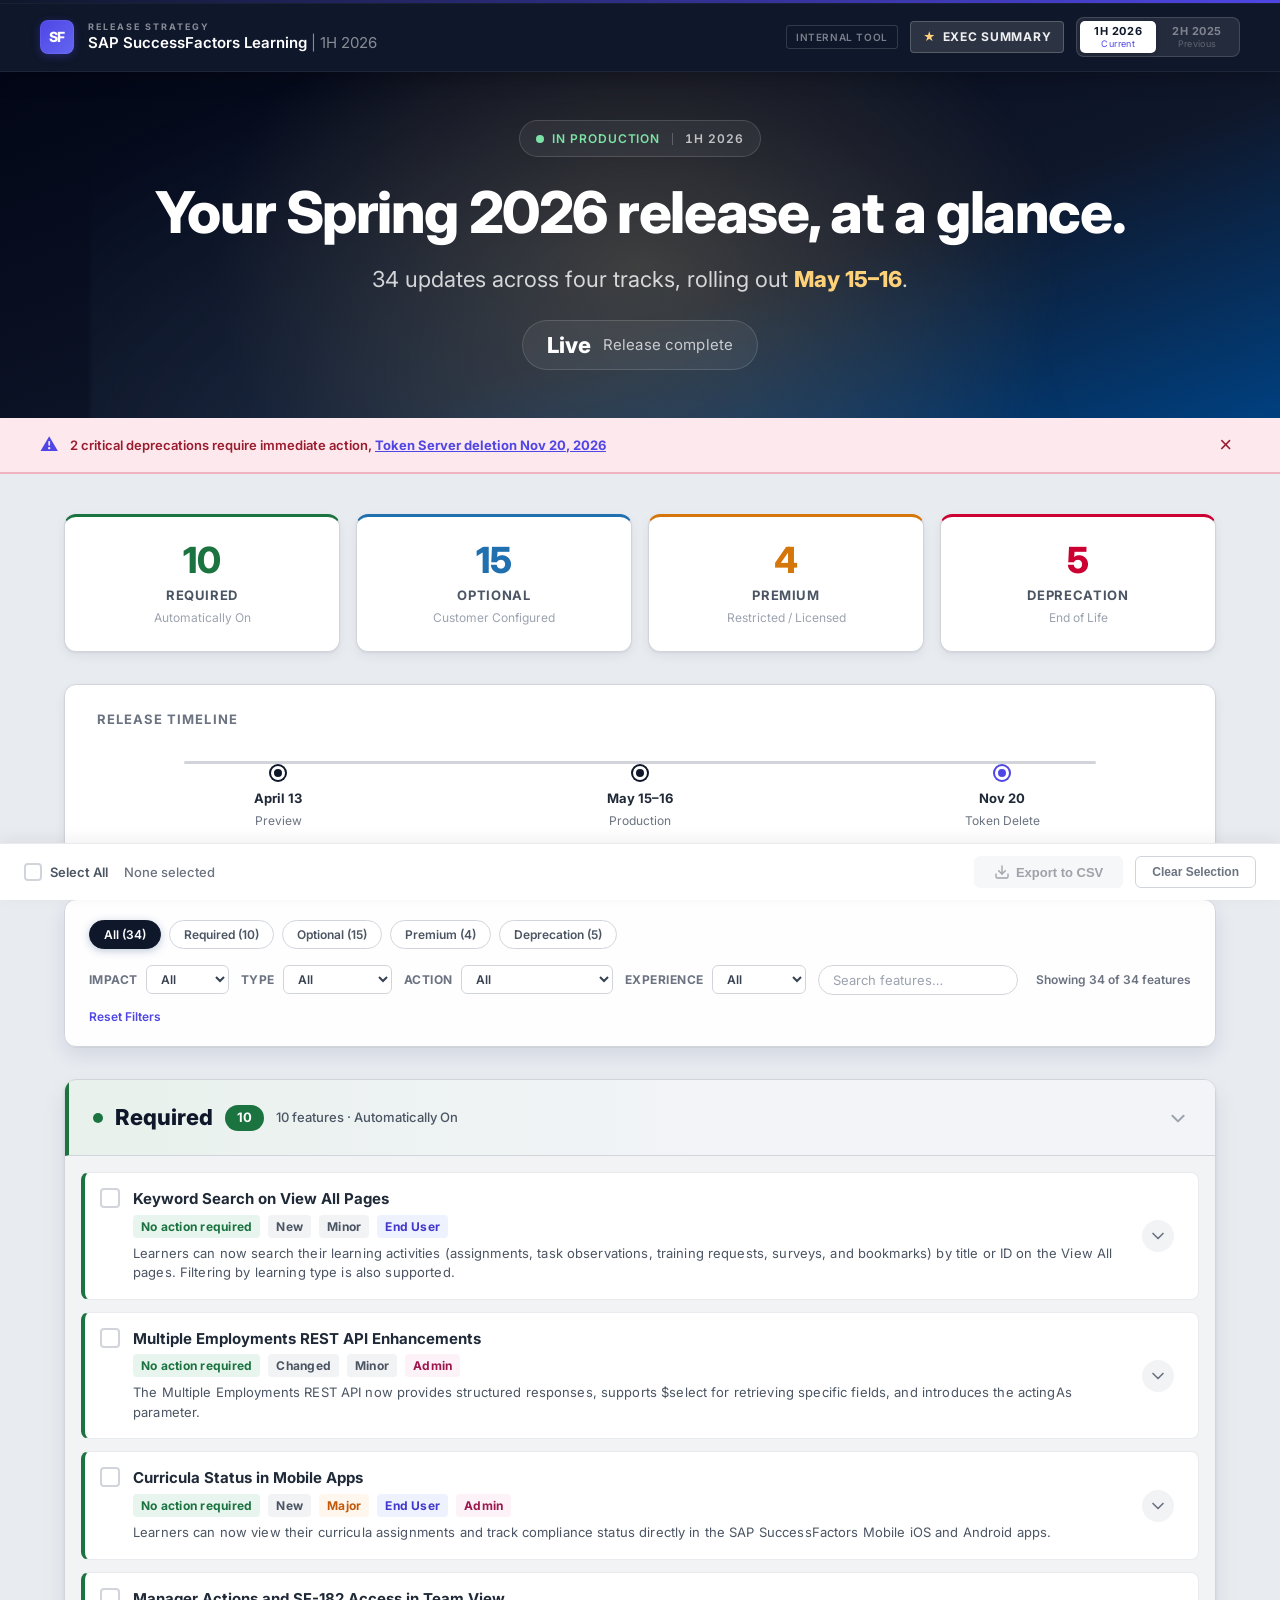
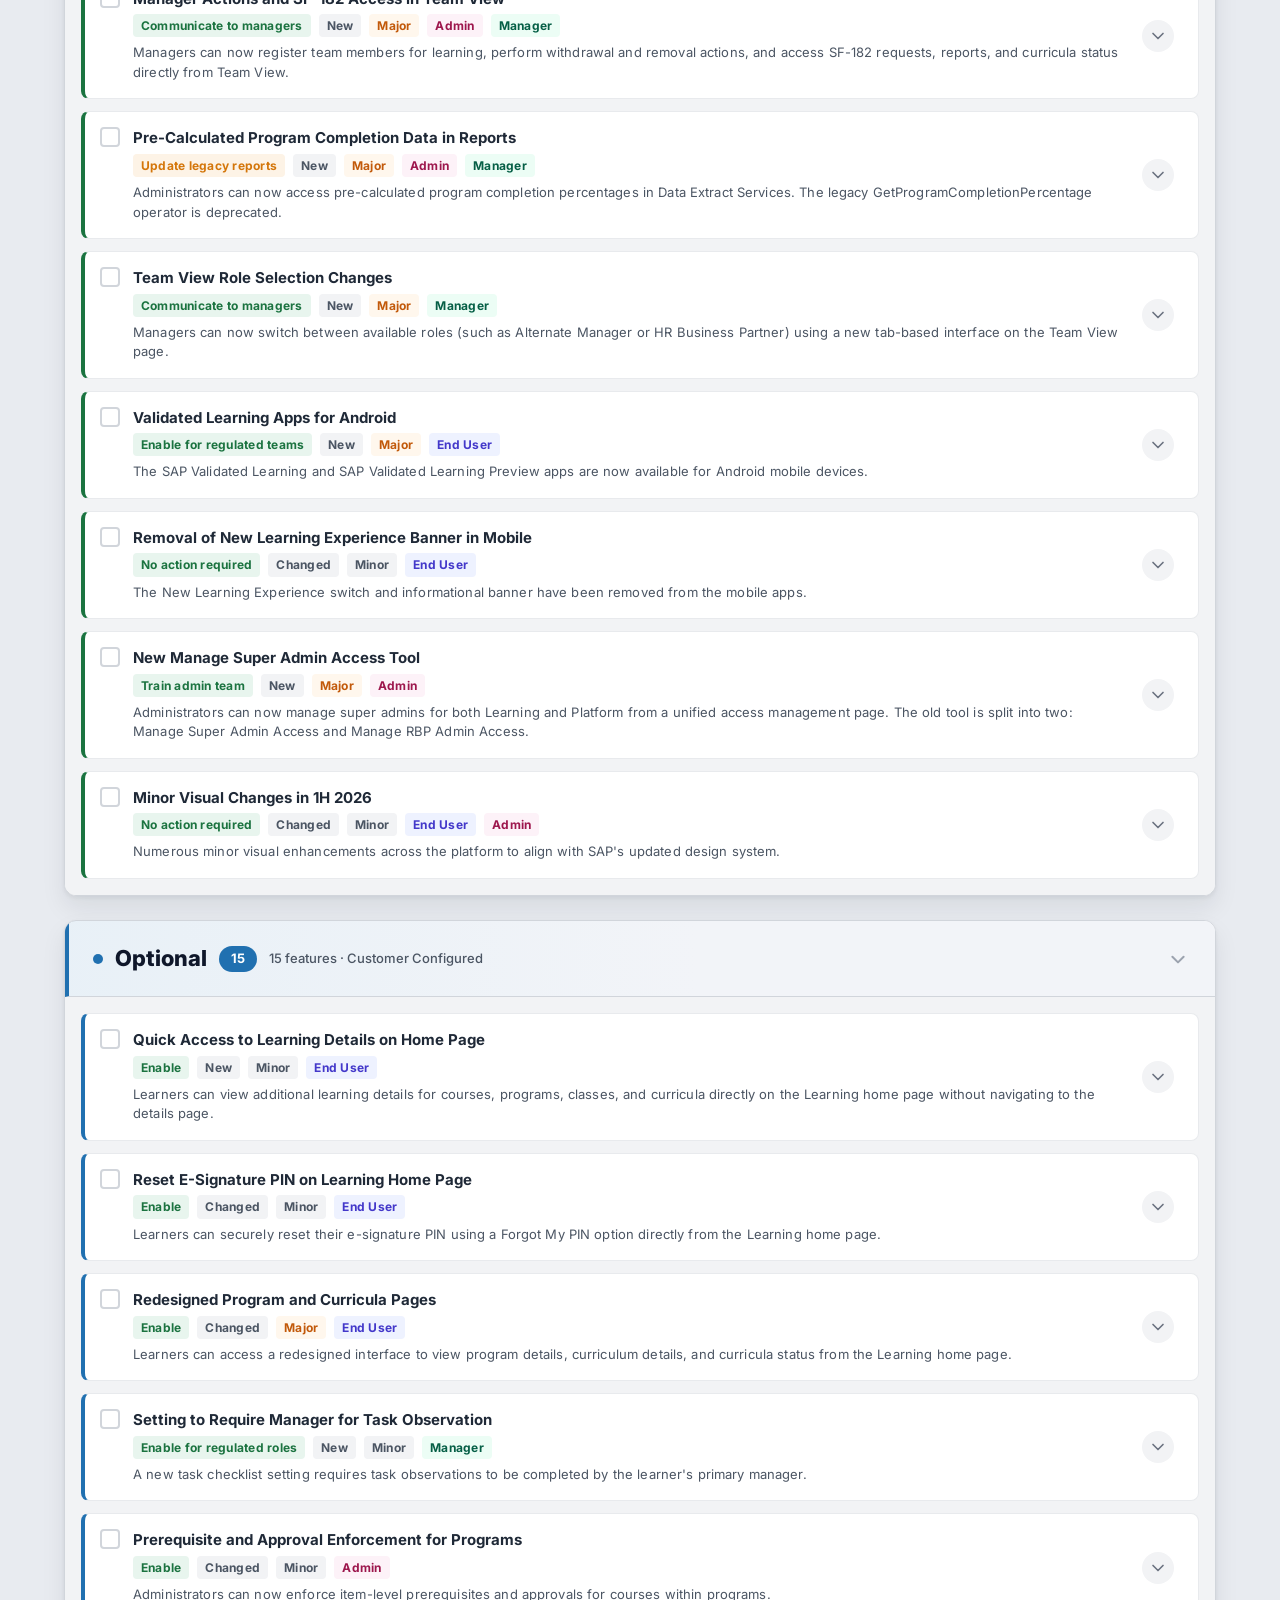
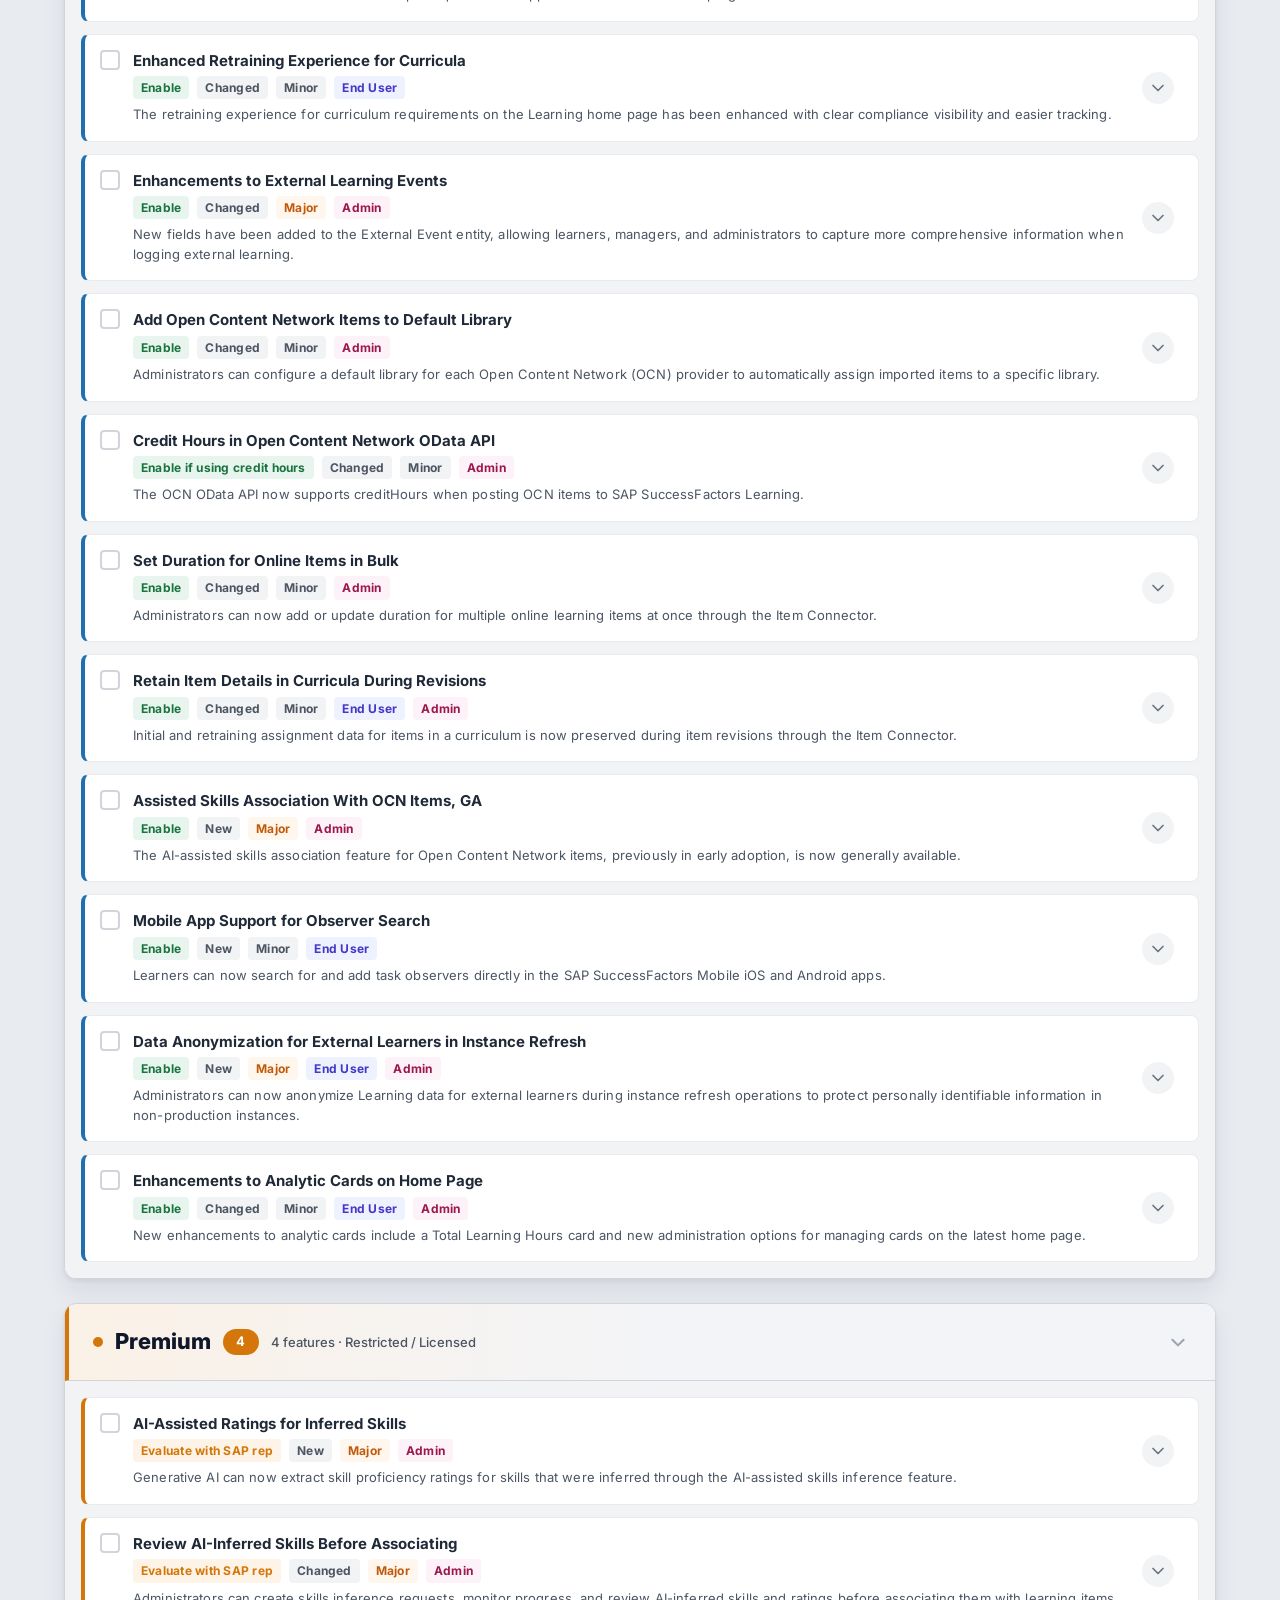
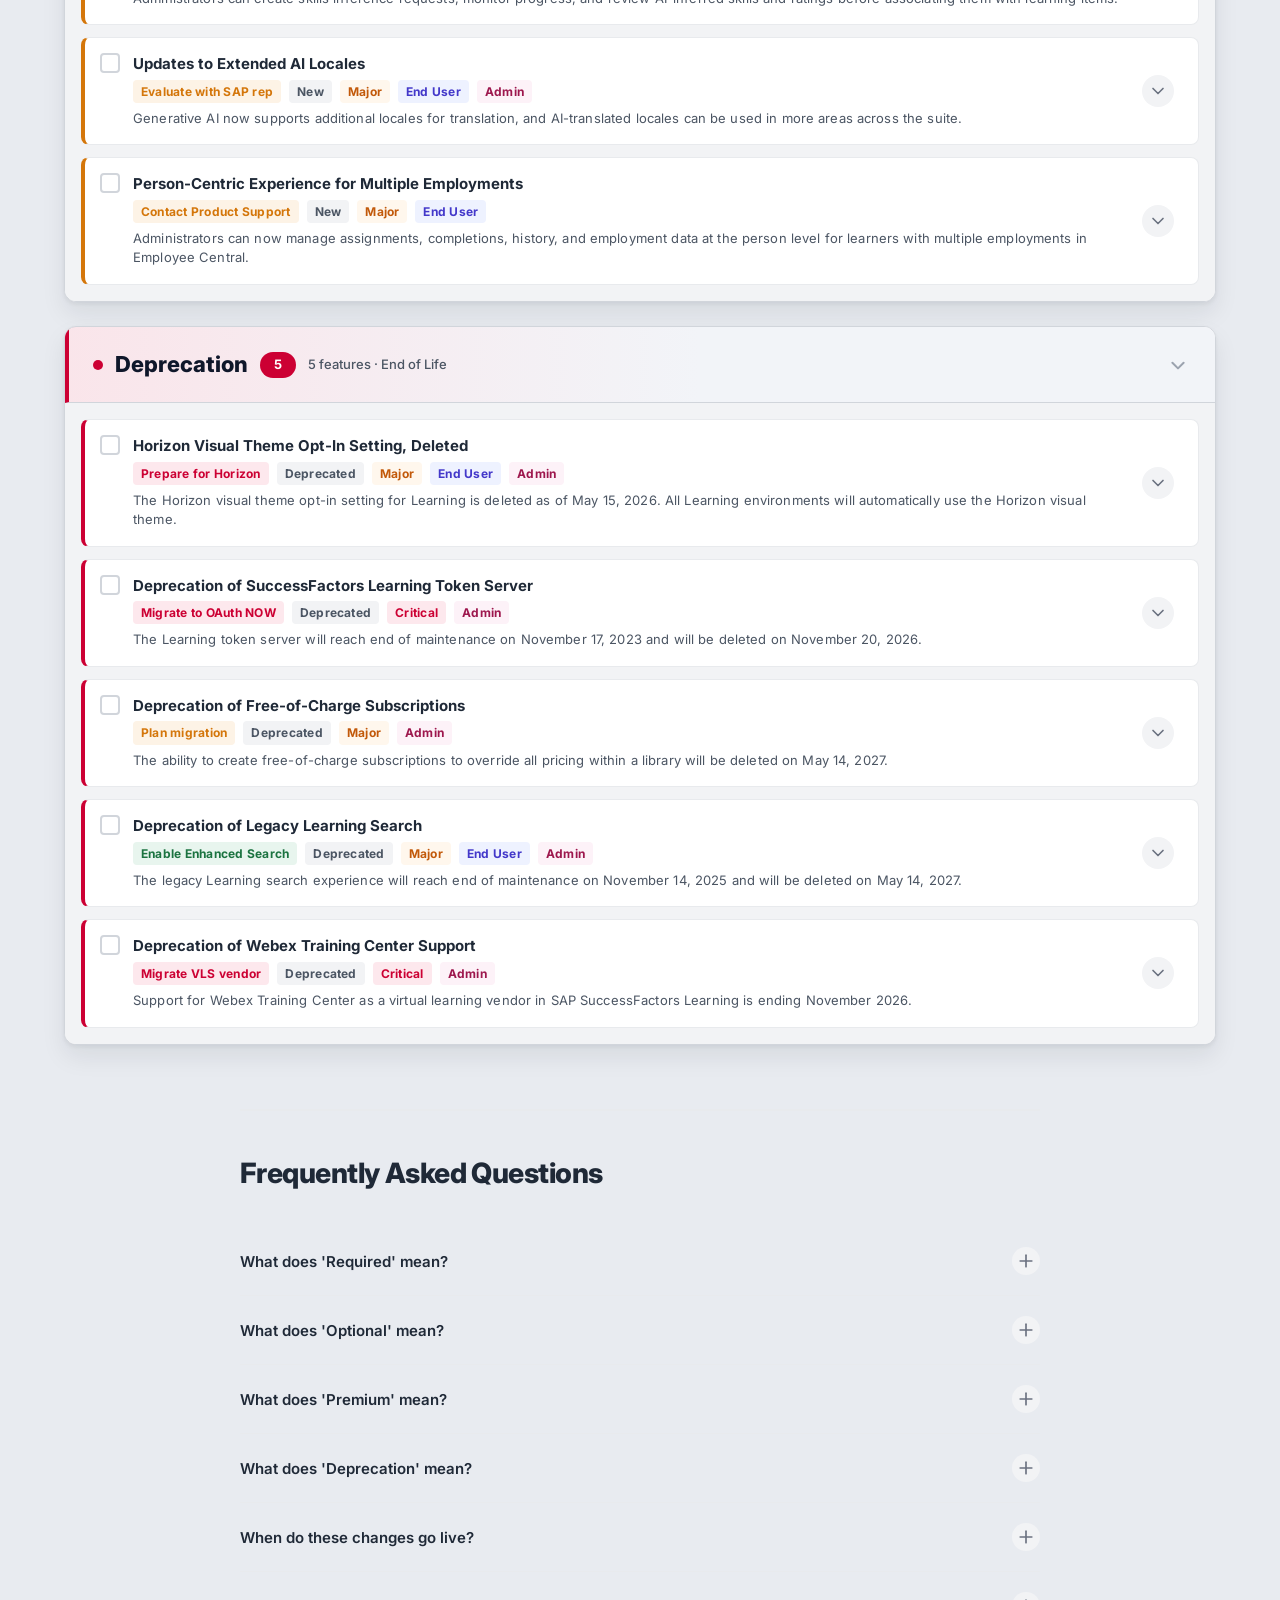
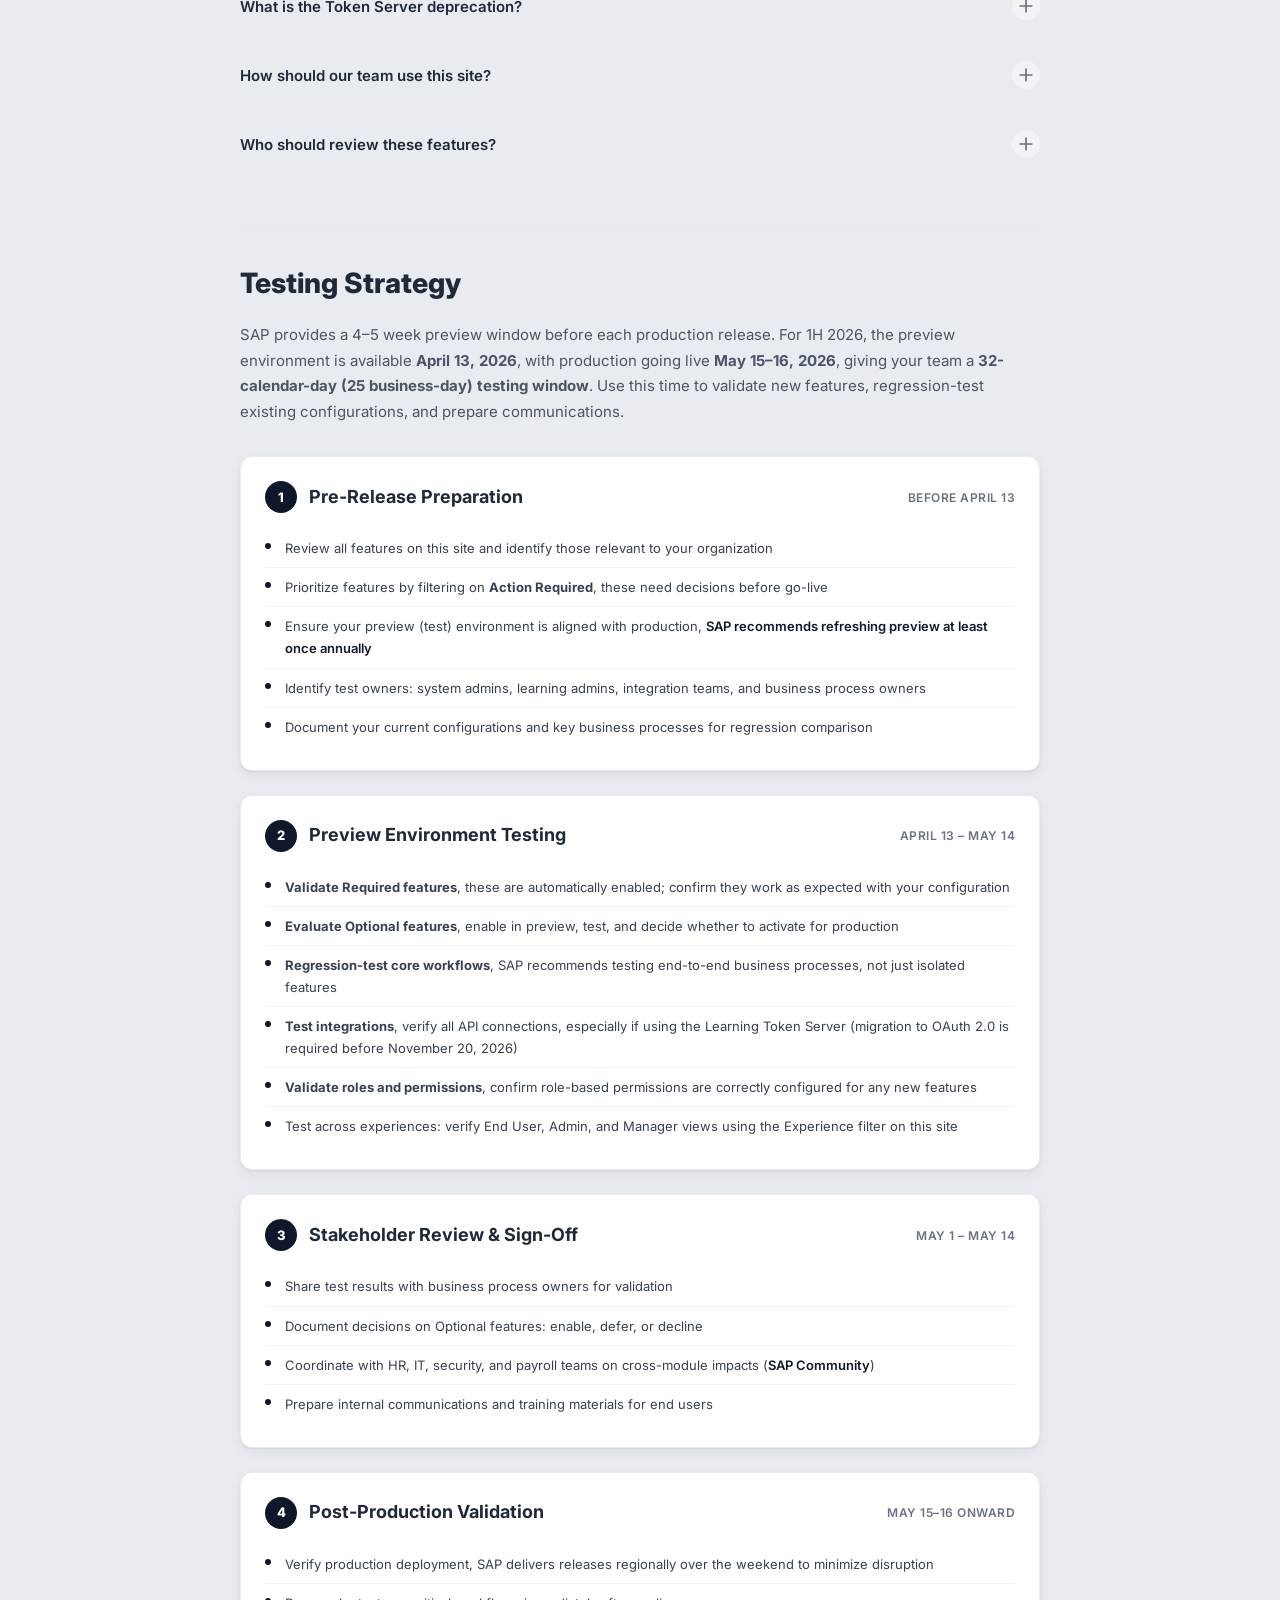
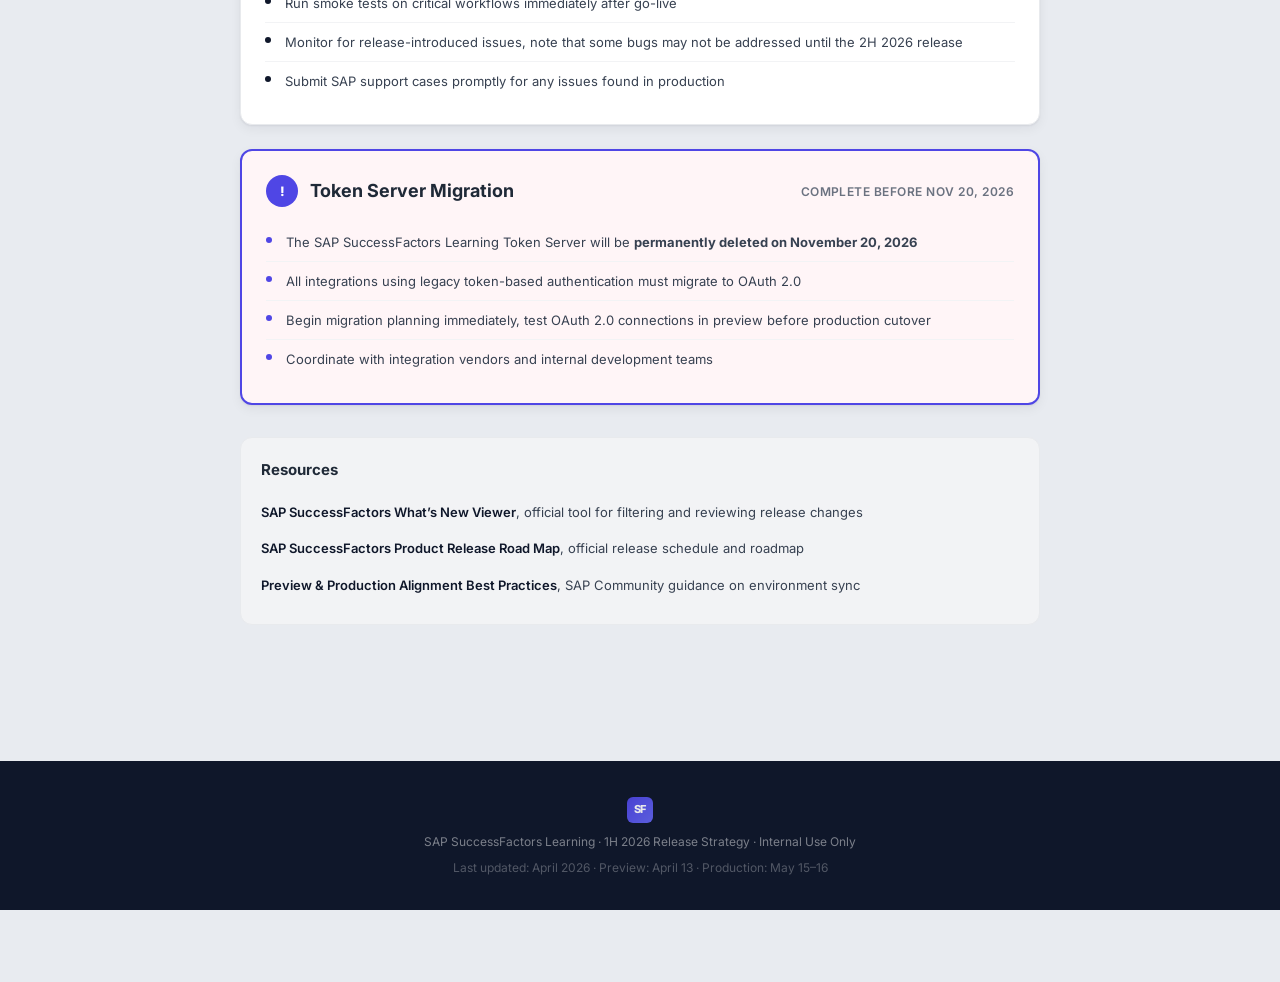
<file: index.html>
<!DOCTYPE html>
<html lang="en">
<head>
  <meta charset="UTF-8">
  <meta name="viewport" content="width=device-width, initial-scale=1.0">
  <title>SAP SuccessFactors Learning | 1H 2026 Release Strategy</title>
  <link rel="stylesheet" href="style.css">
</head>
<body>
  <div class="brand-topband"></div>
  <header class="site-header">
    <div class="header-inner">
      <a href="./index.html" style="color:inherit;text-decoration:none">
        <div class="header-brand">
          <div class="brand-mark" aria-hidden="true">SF</div>
          <div class="header-brand-text">
            <span class="brand-wordmark">Release Strategy</span>
            <div class="header-title">SAP SuccessFactors Learning <span>| 1H 2026</span></div>
          </div>
        </div>
      </a>
      <div class="header-actions">
        <span class="header-badge-internal">Internal Tool</span>
        <a href="executive-summary.html" class="exec-summary-pill" title="Plain-language executive summary">Exec Summary</a>
        <div class="release-switcher" role="navigation" aria-label="Switch release">
          <a href="./index.html" class="release-opt active" aria-current="page">
            <span class="release-opt-label">1H 2026</span>
            <span class="release-opt-sub">Current</span>
          </a>
          <a href="2h2025/index.html" class="release-opt">
            <span class="release-opt-label">2H 2025</span>
            <span class="release-opt-sub">Previous</span>
          </a>
        </div>
      </div>
    </div>
  </header>

  <!-- Hero Section -->
  <section class="hero">
    <div class="hero-glow" aria-hidden="true"></div>
    <div class="hero-inner">
      <div class="hero-eyebrow">
        <span class="hero-status" role="status">
          <span class="hero-status-dot" aria-hidden="true"></span>
          <span class="hero-status-text" id="heroStatusText">Preview live</span>
        </span>
        <span class="hero-eyebrow-sep" aria-hidden="true"></span>
        <span class="hero-release-code">1H&nbsp;2026</span>
      </div>
      <div class="hero-copy">
        <h1 class="hero-title">Your Spring 2026 release, at a glance.</h1>
        <p class="hero-subtitle">34 updates across four tracks, rolling out <span class="hero-title-accent">May&nbsp;15&ndash;16</span>.</p>
      </div>
      <div class="hero-countdown" id="heroCountdown">
        <span class="hero-countdown-num" id="heroDaysToProd">30</span>
        <span class="hero-countdown-label" id="heroCountdownLabel">days to production</span>
      </div>
    </div>
  </section>

  <!-- Alert Banner -->
  <div class="alert-banner" id="alertBanner" role="alert">
    <div class="alert-inner">
      <span class="alert-icon">&#9888;</span>
      <span class="alert-text">2 critical deprecations require immediate action, <a href="#" id="alertLink">Token Server deletion Nov 20, 2026</a></span>
      <button class="alert-dismiss" aria-label="Dismiss alert" id="alertDismiss">&times;</button>
    </div>
  </div>

  <main class="container">
    <!-- Summary Stats -->
    <div class="stats-grid">
      <div class="stat-card" data-cat="universal" role="button" tabindex="0" aria-label="Filter to Required features">
        <div class="stat-number">10</div>
        <div class="stat-label">Required</div>
        <div class="stat-sublabel">Automatically On</div>
      </div>
      <div class="stat-card" data-cat="optin" role="button" tabindex="0" aria-label="Filter to Optional features">
        <div class="stat-number">15</div>
        <div class="stat-label">Optional</div>
        <div class="stat-sublabel">Customer Configured</div>
      </div>
      <div class="stat-card" data-cat="premium" role="button" tabindex="0" aria-label="Filter to Premium features">
        <div class="stat-number">4</div>
        <div class="stat-label">Premium</div>
        <div class="stat-sublabel">Restricted / Licensed</div>
      </div>
      <div class="stat-card" data-cat="deprecation" role="button" tabindex="0" aria-label="Filter to Deprecation features">
        <div class="stat-number">5</div>
        <div class="stat-label">Deprecation</div>
        <div class="stat-sublabel">End of Life</div>
      </div>
    </div>

    <!-- Timeline -->
    <div class="timeline-bar">
      <h2>Release Timeline</h2>
      <div class="timeline-track">
        <div class="timeline-node">
          <div class="timeline-dot"></div>
          <div class="timeline-date">April 13</div>
          <div class="timeline-label">Preview</div>
        </div>
        <div class="timeline-node">
          <div class="timeline-dot"></div>
          <div class="timeline-date">May 15&ndash;16</div>
          <div class="timeline-label">Production</div>
        </div>
        <div class="timeline-node critical">
          <div class="timeline-dot"></div>
          <div class="timeline-date">Nov 20</div>
          <div class="timeline-label">Token Delete</div>
        </div>
      </div>
    </div>

    <!-- Enhanced Filter Bar -->
    <div class="filter-bar" id="filterBar">
      <div class="filter-row filter-row-cats">
        <button class="filter-btn active" data-filter="all">All (34)</button>
        <button class="filter-btn" data-filter="universal">Required (10)</button>
        <button class="filter-btn" data-filter="optin">Optional (15)</button>
        <button class="filter-btn" data-filter="premium">Premium (4)</button>
        <button class="filter-btn" data-filter="deprecation">Deprecation (5)</button>
      </div>
      <div class="filter-row filter-row-controls">
        <div class="filter-select-group">
          <label class="filter-select-label" for="filterImpact">Impact</label>
          <select id="filterImpact" class="filter-select">
            <option value="all">All</option>
            <option value="critical">Critical</option>
            <option value="major">Major</option>
            <option value="minor">Minor</option>
          </select>
        </div>
        <div class="filter-select-group">
          <label class="filter-select-label" for="filterType">Type</label>
          <select id="filterType" class="filter-select">
            <option value="all">All</option>
            <option value="new">New</option>
            <option value="changed">Changed</option>
            <option value="deprecated">Deprecated</option>
          </select>
        </div>
        <div class="filter-select-group">
          <label class="filter-select-label" for="filterAction">Action</label>
          <select id="filterAction" class="filter-select">
            <option value="all">All</option>
            <option value="action">Action Required</option>
            <option value="noaction">No Action Required</option>
          </select>
        </div>
        <div class="filter-select-group">
          <label class="filter-select-label" for="filterExp">Experience</label>
          <select id="filterExp" class="filter-select">
            <option value="all">All</option>
            <option value="enduser">End User</option>
            <option value="admin">Admin</option>
            <option value="manager">Manager</option>
          </select>
        </div>
        <input type="text" class="search-input" placeholder="Search features&hellip;" id="searchInput">
        <span class="filter-count" id="filterCount">Showing 34 of 34 features</span>
        <a href="#" class="filter-reset" id="filterReset">Reset Filters</a>
      </div>
    </div>

    <!-- Export Toolbar -->
    <div class="export-bar visible" id="exportBar">
      <div class="export-bar-left">
        <label class="export-select-all-label" onclick="event.stopPropagation()">
          <input type="checkbox" id="selectAllCheckbox" aria-label="Select all visible features">
          <span class="checkbox-custom"></span>
          <span class="select-all-text">Select All</span>
        </label>
        <span class="export-count" id="exportCount">0 selected</span>
      </div>
      <div class="export-bar-right">
        <button class="export-btn" id="exportCSVBtn" disabled>
          <svg width="16" height="16" viewBox="0 0 24 24" fill="none" stroke="currentColor" stroke-width="2" stroke-linecap="round" stroke-linejoin="round"><path d="M21 15v4a2 2 0 0 1-2 2H5a2 2 0 0 1-2-2v-4"/><polyline points="7 10 12 15 17 10"/><line x1="12" y1="15" x2="12" y2="3"/></svg>
          Export to CSV
        </button>
        <button class="export-clear-btn" id="exportClearBtn">Clear Selection</button>
      </div>
    </div>

    <!-- Category Sections -->
    <section class="category-section" data-category="universal">
      <div class="category-header">
        <div class="category-dot" style="background:#1B7340"></div>
        <h2>Required</h2>
        <span class="category-count">10 features &middot; Automatically On</span>
      </div>
      <div class="feature-list">
        <div class="feature-card" data-cat="universal" data-impact="minor" data-type="new" data-action="noaction" data-exp="enduser" data-name="keyword search on view all pages" data-csv-name="Keyword Search on View All Pages" data-csv-cat="Required" data-csv-type="New" data-csv-impact="Minor" data-csv-rec="No action required" data-csv-desc="Learners can now search their learning activities (assignments, task observations, training requests, surveys, and bookmarks) by title or ID on the View All pages. Filtering by learning type is also supported." data-csv-why="Reduces time learners spend scrolling through long lists to find specific assignments. Improves self-service and reduces help desk tickets." data-csv-risk="No action needed, this is automatically enabled. No risk." data-csv-exp="End User" data-csv-link="https://help.sap.com/docs/PRODUCTS/8e0d540f96474717bbf18df51e54e522/477c23006a59476fae497d16e3839acb.html?version=cloud&locale=en-US">
        <label class="feature-checkbox-label" onclick="event.stopPropagation()">
          <input type="checkbox" class="feature-checkbox" aria-label="Select Keyword Search on View All Pages for export">
          <span class="checkbox-custom"></span>
        </label>
        <div class="feature-card-header" role="button" aria-expanded="false" tabindex="0">
          <div class="feature-card-left">
            <div class="feature-name">Keyword Search on View All Pages</div>
            <div class="feature-meta">
              <span class="badge badge-rec ">No action required</span>
              <span class="badge badge-type">New</span>
              <span class="badge badge-impact ">Minor</span>
              <span class="badge badge-exp badge-exp-enduser">End User</span>
            </div>
          </div>
          <div class="feature-card-chevron"><svg class="chevron-icon" xmlns="http://www.w3.org/2000/svg" width="20" height="20" viewBox="0 0 24 24" fill="none" stroke="currentColor" stroke-width="2" stroke-linecap="round" stroke-linejoin="round"><path d="m6 9 6 6 6-6"/></svg></div>
        </div>
        <div class="feature-card-body" aria-hidden="true">
          <div class="feature-card-body-inner">
            <div class="accordion-section">
              <h4>What is this feature?</h4>
              <p>Learners can now search their learning activities (assignments, task observations, training requests, surveys, and bookmarks) by title or ID on the View All pages. Filtering by learning type is also supported.</p>
            </div>
            <div class="accordion-section">
              <h4>Why should we care?</h4>
              <p>Reduces time learners spend scrolling through long lists to find specific assignments. Improves self-service and reduces help desk tickets.</p>
            </div>
            <div class="accordion-section">
              <h4>Risk of Inaction</h4>
              <p>No action needed, this is automatically enabled. No risk.</p>
            </div>
            <div class="accordion-actions">
              <a href="features/keyword-search-on-view-all-pages.html" class="view-details-link">View Full Details &rarr;</a>
              <a href="https://help.sap.com/docs/PRODUCTS/8e0d540f96474717bbf18df51e54e522/477c23006a59476fae497d16e3839acb.html?version=cloud&locale=en-US" class="sap-doc-link" target="_blank" rel="noopener">SAP Documentation &rarr;</a>
            </div>
          </div>
        </div>
      </div>
      <div class="feature-card" data-cat="universal" data-impact="minor" data-type="changed" data-action="noaction" data-exp="admin" data-name="multiple employments rest api enhancements" data-csv-name="Multiple Employments REST API Enhancements" data-csv-cat="Required" data-csv-type="Changed" data-csv-impact="Minor" data-csv-rec="No action required" data-csv-desc="The Multiple Employments REST API now provides structured responses, supports $select for retrieving specific fields, and introduces the actingAs parameter." data-csv-why="Enables more efficient integrations for organizations with employees who hold multiple roles. Reduces data transfer overhead." data-csv-risk="No action needed, automatically applied. Existing integrations continue to work." data-csv-exp="Admin" data-csv-link="https://help.sap.com/docs/PRODUCTS/8e0d540f96474717bbf18df51e54e522/f9d2b98dd626428b98728a31fd1172de.html?version=cloud&locale=en-US">
        <label class="feature-checkbox-label" onclick="event.stopPropagation()">
          <input type="checkbox" class="feature-checkbox" aria-label="Select Multiple Employments REST API Enhancements for export">
          <span class="checkbox-custom"></span>
        </label>
        <div class="feature-card-header" role="button" aria-expanded="false" tabindex="0">
          <div class="feature-card-left">
            <div class="feature-name">Multiple Employments REST API Enhancements</div>
            <div class="feature-meta">
              <span class="badge badge-rec ">No action required</span>
              <span class="badge badge-type">Changed</span>
              <span class="badge badge-impact ">Minor</span>
              <span class="badge badge-exp badge-exp-admin">Admin</span>
            </div>
          </div>
          <div class="feature-card-chevron"><svg class="chevron-icon" xmlns="http://www.w3.org/2000/svg" width="20" height="20" viewBox="0 0 24 24" fill="none" stroke="currentColor" stroke-width="2" stroke-linecap="round" stroke-linejoin="round"><path d="m6 9 6 6 6-6"/></svg></div>
        </div>
        <div class="feature-card-body" aria-hidden="true">
          <div class="feature-card-body-inner">
            <div class="accordion-section">
              <h4>What is this feature?</h4>
              <p>The Multiple Employments REST API now provides structured responses, supports $select for retrieving specific fields, and introduces the actingAs parameter.</p>
            </div>
            <div class="accordion-section">
              <h4>Why should we care?</h4>
              <p>Enables more efficient integrations for organizations with employees who hold multiple roles. Reduces data transfer overhead.</p>
            </div>
            <div class="accordion-section">
              <h4>Risk of Inaction</h4>
              <p>No action needed, automatically applied. Existing integrations continue to work.</p>
            </div>
            <div class="accordion-actions">
              <a href="features/multiple-employments-rest-api-enhancements.html" class="view-details-link">View Full Details &rarr;</a>
              <a href="https://help.sap.com/docs/PRODUCTS/8e0d540f96474717bbf18df51e54e522/f9d2b98dd626428b98728a31fd1172de.html?version=cloud&locale=en-US" class="sap-doc-link" target="_blank" rel="noopener">SAP Documentation &rarr;</a>
            </div>
          </div>
        </div>
      </div>
      <div class="feature-card" data-cat="universal" data-impact="major" data-type="new" data-action="noaction" data-exp="enduser,admin" data-name="curricula status in mobile apps" data-csv-name="Curricula Status in Mobile Apps" data-csv-cat="Required" data-csv-type="New" data-csv-impact="Major" data-csv-rec="No action required" data-csv-desc="Learners can now view their curricula assignments and track compliance status directly in the SAP SuccessFactors Mobile iOS and Android apps." data-csv-why="Frontline and field workers who primarily use mobile can now monitor their compliance status on the go, reducing overdue assignments." data-csv-risk="No action needed, automatically enabled for mobile users." data-csv-exp="End User, Admin" data-csv-link="https://help.sap.com/docs/PRODUCTS/8e0d540f96474717bbf18df51e54e522/cbdec2e2efc743ed9c9e0f1f9cd4fa9f.html?version=cloud&locale=en-US">
        <label class="feature-checkbox-label" onclick="event.stopPropagation()">
          <input type="checkbox" class="feature-checkbox" aria-label="Select Curricula Status in Mobile Apps for export">
          <span class="checkbox-custom"></span>
        </label>
        <div class="feature-card-header" role="button" aria-expanded="false" tabindex="0">
          <div class="feature-card-left">
            <div class="feature-name">Curricula Status in Mobile Apps</div>
            <div class="feature-meta">
              <span class="badge badge-rec ">No action required</span>
              <span class="badge badge-type">New</span>
              <span class="badge badge-impact major">Major</span>
              <span class="badge badge-exp badge-exp-enduser">End User</span><span class="badge badge-exp badge-exp-admin">Admin</span>
            </div>
          </div>
          <div class="feature-card-chevron"><svg class="chevron-icon" xmlns="http://www.w3.org/2000/svg" width="20" height="20" viewBox="0 0 24 24" fill="none" stroke="currentColor" stroke-width="2" stroke-linecap="round" stroke-linejoin="round"><path d="m6 9 6 6 6-6"/></svg></div>
        </div>
        <div class="feature-card-body" aria-hidden="true">
          <div class="feature-card-body-inner">
            <div class="accordion-section">
              <h4>What is this feature?</h4>
              <p>Learners can now view their curricula assignments and track compliance status directly in the SAP SuccessFactors Mobile iOS and Android apps.</p>
            </div>
            <div class="accordion-section">
              <h4>Why should we care?</h4>
              <p>Frontline and field workers who primarily use mobile can now monitor their compliance status on the go, reducing overdue assignments.</p>
            </div>
            <div class="accordion-section">
              <h4>Risk of Inaction</h4>
              <p>No action needed, automatically enabled for mobile users.</p>
            </div>
            <div class="accordion-actions">
              <a href="features/curricula-status-in-mobile-apps.html" class="view-details-link">View Full Details &rarr;</a>
              <a href="https://help.sap.com/docs/PRODUCTS/8e0d540f96474717bbf18df51e54e522/cbdec2e2efc743ed9c9e0f1f9cd4fa9f.html?version=cloud&locale=en-US" class="sap-doc-link" target="_blank" rel="noopener">SAP Documentation &rarr;</a>
            </div>
          </div>
        </div>
      </div>
      <div class="feature-card" data-cat="universal" data-impact="major" data-type="new" data-action="action" data-exp="admin,manager" data-name="manager actions and sf-182 access in team view" data-csv-name="Manager Actions and SF-182 Access in Team View" data-csv-cat="Required" data-csv-type="New" data-csv-impact="Major" data-csv-rec="Communicate to managers" data-csv-desc="Managers can now register team members for learning, perform withdrawal and removal actions, and access SF-182 requests, reports, and curricula status directly from Team View." data-csv-why="Streamlines the manager experience and increases manager engagement in team development. Reduces administrative friction." data-csv-risk="No action needed, automatically enabled. Managers will see new capabilities immediately." data-csv-exp="Admin, Manager" data-csv-link="https://help.sap.com/docs/PRODUCTS/8e0d540f96474717bbf18df51e54e522/d3dcd1741e9d4a78876d2aaa9097262c.html?version=cloud&locale=en-US">
        <label class="feature-checkbox-label" onclick="event.stopPropagation()">
          <input type="checkbox" class="feature-checkbox" aria-label="Select Manager Actions and SF-182 Access in Team View for export">
          <span class="checkbox-custom"></span>
        </label>
        <div class="feature-card-header" role="button" aria-expanded="false" tabindex="0">
          <div class="feature-card-left">
            <div class="feature-name">Manager Actions and SF-182 Access in Team View</div>
            <div class="feature-meta">
              <span class="badge badge-rec ">Communicate to managers</span>
              <span class="badge badge-type">New</span>
              <span class="badge badge-impact major">Major</span>
              <span class="badge badge-exp badge-exp-admin">Admin</span><span class="badge badge-exp badge-exp-manager">Manager</span>
            </div>
          </div>
          <div class="feature-card-chevron"><svg class="chevron-icon" xmlns="http://www.w3.org/2000/svg" width="20" height="20" viewBox="0 0 24 24" fill="none" stroke="currentColor" stroke-width="2" stroke-linecap="round" stroke-linejoin="round"><path d="m6 9 6 6 6-6"/></svg></div>
        </div>
        <div class="feature-card-body" aria-hidden="true">
          <div class="feature-card-body-inner">
            <div class="accordion-section">
              <h4>What is this feature?</h4>
              <p>Managers can now register team members for learning, perform withdrawal and removal actions, and access SF-182 requests, reports, and curricula status directly from Team View.</p>
            </div>
            <div class="accordion-section">
              <h4>Why should we care?</h4>
              <p>Streamlines the manager experience and increases manager engagement in team development. Reduces administrative friction.</p>
            </div>
            <div class="accordion-section">
              <h4>Risk of Inaction</h4>
              <p>No action needed, automatically enabled. Managers will see new capabilities immediately.</p>
            </div>
            <div class="accordion-actions">
              <a href="features/manager-actions-and-sf-182-access-in-team-view.html" class="view-details-link">View Full Details &rarr;</a>
              <a href="https://help.sap.com/docs/PRODUCTS/8e0d540f96474717bbf18df51e54e522/d3dcd1741e9d4a78876d2aaa9097262c.html?version=cloud&locale=en-US" class="sap-doc-link" target="_blank" rel="noopener">SAP Documentation &rarr;</a>
            </div>
          </div>
        </div>
      </div>
      <div class="feature-card" data-cat="universal" data-impact="major" data-type="new" data-action="action" data-exp="admin,manager" data-name="pre-calculated program completion data in reports" data-csv-name="Pre-Calculated Program Completion Data in Reports" data-csv-cat="Required" data-csv-type="New" data-csv-impact="Major" data-csv-rec="Update legacy reports" data-csv-desc="Administrators can now access pre-calculated program completion percentages in Data Extract Services. The legacy GetProgramCompletionPercentage operator is deprecated." data-csv-why="Significantly faster and more reliable reporting on program completion. Eliminates performance issues with large program reports." data-csv-risk="No action needed, automatically enabled. Begin transitioning any reports that use the legacy operator." data-csv-exp="Admin, Manager" data-csv-link="https://help.sap.com/docs/PRODUCTS/8e0d540f96474717bbf18df51e54e522/4b6ec73a2ebb449580269944fc930ad9.html?version=cloud&locale=en-US">
        <label class="feature-checkbox-label" onclick="event.stopPropagation()">
          <input type="checkbox" class="feature-checkbox" aria-label="Select Pre-Calculated Program Completion Data in Reports for export">
          <span class="checkbox-custom"></span>
        </label>
        <div class="feature-card-header" role="button" aria-expanded="false" tabindex="0">
          <div class="feature-card-left">
            <div class="feature-name">Pre-Calculated Program Completion Data in Reports</div>
            <div class="feature-meta">
              <span class="badge badge-rec warn">Update legacy reports</span>
              <span class="badge badge-type">New</span>
              <span class="badge badge-impact major">Major</span>
              <span class="badge badge-exp badge-exp-admin">Admin</span><span class="badge badge-exp badge-exp-manager">Manager</span>
            </div>
          </div>
          <div class="feature-card-chevron"><svg class="chevron-icon" xmlns="http://www.w3.org/2000/svg" width="20" height="20" viewBox="0 0 24 24" fill="none" stroke="currentColor" stroke-width="2" stroke-linecap="round" stroke-linejoin="round"><path d="m6 9 6 6 6-6"/></svg></div>
        </div>
        <div class="feature-card-body" aria-hidden="true">
          <div class="feature-card-body-inner">
            <div class="accordion-section">
              <h4>What is this feature?</h4>
              <p>Administrators can now access pre-calculated program completion percentages in Data Extract Services. The legacy GetProgramCompletionPercentage operator is deprecated.</p>
            </div>
            <div class="accordion-section">
              <h4>Why should we care?</h4>
              <p>Significantly faster and more reliable reporting on program completion. Eliminates performance issues with large program reports.</p>
            </div>
            <div class="accordion-section">
              <h4>Risk of Inaction</h4>
              <p>No action needed, automatically enabled. Begin transitioning any reports that use the legacy operator.</p>
            </div>
            <div class="accordion-actions">
              <a href="features/pre-calculated-program-completion-data-in-reports.html" class="view-details-link">View Full Details &rarr;</a>
              <a href="https://help.sap.com/docs/PRODUCTS/8e0d540f96474717bbf18df51e54e522/4b6ec73a2ebb449580269944fc930ad9.html?version=cloud&locale=en-US" class="sap-doc-link" target="_blank" rel="noopener">SAP Documentation &rarr;</a>
            </div>
          </div>
        </div>
      </div>
      <div class="feature-card" data-cat="universal" data-impact="major" data-type="new" data-action="action" data-exp="manager" data-name="team view role selection changes" data-csv-name="Team View Role Selection Changes" data-csv-cat="Required" data-csv-type="New" data-csv-impact="Major" data-csv-rec="Communicate to managers" data-csv-desc="Managers can now switch between available roles (such as Alternate Manager or HR Business Partner) using a new tab-based interface on the Team View page." data-csv-why="Improves usability for managers who oversee teams in multiple capacities. Cleaner interface reduces confusion." data-csv-risk="No action needed, automatically applied. The new interface replaces the old one." data-csv-exp="Manager" data-csv-link="https://help.sap.com/docs/PRODUCTS/8e0d540f96474717bbf18df51e54e522/ac61e68684df4240963237791e133be5.html?version=cloud&locale=en-US">
        <label class="feature-checkbox-label" onclick="event.stopPropagation()">
          <input type="checkbox" class="feature-checkbox" aria-label="Select Team View Role Selection Changes for export">
          <span class="checkbox-custom"></span>
        </label>
        <div class="feature-card-header" role="button" aria-expanded="false" tabindex="0">
          <div class="feature-card-left">
            <div class="feature-name">Team View Role Selection Changes</div>
            <div class="feature-meta">
              <span class="badge badge-rec ">Communicate to managers</span>
              <span class="badge badge-type">New</span>
              <span class="badge badge-impact major">Major</span>
              <span class="badge badge-exp badge-exp-manager">Manager</span>
            </div>
          </div>
          <div class="feature-card-chevron"><svg class="chevron-icon" xmlns="http://www.w3.org/2000/svg" width="20" height="20" viewBox="0 0 24 24" fill="none" stroke="currentColor" stroke-width="2" stroke-linecap="round" stroke-linejoin="round"><path d="m6 9 6 6 6-6"/></svg></div>
        </div>
        <div class="feature-card-body" aria-hidden="true">
          <div class="feature-card-body-inner">
            <div class="accordion-section">
              <h4>What is this feature?</h4>
              <p>Managers can now switch between available roles (such as Alternate Manager or HR Business Partner) using a new tab-based interface on the Team View page.</p>
            </div>
            <div class="accordion-section">
              <h4>Why should we care?</h4>
              <p>Improves usability for managers who oversee teams in multiple capacities. Cleaner interface reduces confusion.</p>
            </div>
            <div class="accordion-section">
              <h4>Risk of Inaction</h4>
              <p>No action needed, automatically applied. The new interface replaces the old one.</p>
            </div>
            <div class="accordion-actions">
              <a href="features/team-view-role-selection-changes.html" class="view-details-link">View Full Details &rarr;</a>
              <a href="https://help.sap.com/docs/PRODUCTS/8e0d540f96474717bbf18df51e54e522/ac61e68684df4240963237791e133be5.html?version=cloud&locale=en-US" class="sap-doc-link" target="_blank" rel="noopener">SAP Documentation &rarr;</a>
            </div>
          </div>
        </div>
      </div>
      <div class="feature-card" data-cat="universal" data-impact="major" data-type="new" data-action="action" data-exp="enduser" data-name="validated learning apps for android" data-csv-name="Validated Learning Apps for Android" data-csv-cat="Required" data-csv-type="New" data-csv-impact="Major" data-csv-rec="Enable for regulated teams" data-csv-desc="The SAP Validated Learning and SAP Validated Learning Preview apps are now available for Android mobile devices." data-csv-why="Extends compliance-grade mobile learning to a much larger user base. Critical for organizations in life sciences, manufacturing, and other regulated sectors." data-csv-risk="No action needed, automatically available in app stores." data-csv-exp="End User" data-csv-link="https://help.sap.com/docs/PRODUCTS/8e0d540f96474717bbf18df51e54e522/d731489ed2f64a899bfad584df4883b5.html?version=cloud&locale=en-US">
        <label class="feature-checkbox-label" onclick="event.stopPropagation()">
          <input type="checkbox" class="feature-checkbox" aria-label="Select Validated Learning Apps for Android for export">
          <span class="checkbox-custom"></span>
        </label>
        <div class="feature-card-header" role="button" aria-expanded="false" tabindex="0">
          <div class="feature-card-left">
            <div class="feature-name">Validated Learning Apps for Android</div>
            <div class="feature-meta">
              <span class="badge badge-rec ">Enable for regulated teams</span>
              <span class="badge badge-type">New</span>
              <span class="badge badge-impact major">Major</span>
              <span class="badge badge-exp badge-exp-enduser">End User</span>
            </div>
          </div>
          <div class="feature-card-chevron"><svg class="chevron-icon" xmlns="http://www.w3.org/2000/svg" width="20" height="20" viewBox="0 0 24 24" fill="none" stroke="currentColor" stroke-width="2" stroke-linecap="round" stroke-linejoin="round"><path d="m6 9 6 6 6-6"/></svg></div>
        </div>
        <div class="feature-card-body" aria-hidden="true">
          <div class="feature-card-body-inner">
            <div class="accordion-section">
              <h4>What is this feature?</h4>
              <p>The SAP Validated Learning and SAP Validated Learning Preview apps are now available for Android mobile devices.</p>
            </div>
            <div class="accordion-section">
              <h4>Why should we care?</h4>
              <p>Extends compliance-grade mobile learning to a much larger user base. Critical for organizations in life sciences, manufacturing, and other regulated sectors.</p>
            </div>
            <div class="accordion-section">
              <h4>Risk of Inaction</h4>
              <p>No action needed, automatically available in app stores.</p>
            </div>
            <div class="accordion-actions">
              <a href="features/validated-learning-apps-for-android.html" class="view-details-link">View Full Details &rarr;</a>
              <a href="https://help.sap.com/docs/PRODUCTS/8e0d540f96474717bbf18df51e54e522/d731489ed2f64a899bfad584df4883b5.html?version=cloud&locale=en-US" class="sap-doc-link" target="_blank" rel="noopener">SAP Documentation &rarr;</a>
            </div>
          </div>
        </div>
      </div>
      <div class="feature-card" data-cat="universal" data-impact="minor" data-type="changed" data-action="noaction" data-exp="enduser" data-name="removal of new learning experience banner in mobile" data-csv-name="Removal of New Learning Experience Banner in Mobile" data-csv-cat="Required" data-csv-type="Changed" data-csv-impact="Minor" data-csv-rec="No action required" data-csv-desc="The New Learning Experience switch and informational banner have been removed from the mobile apps." data-csv-why="Signals that the new Learning experience is now the standard. Cleaner mobile interface with less visual clutter." data-csv-risk="No action needed, automatically applied." data-csv-exp="End User" data-csv-link="https://help.sap.com/docs/PRODUCTS/8e0d540f96474717bbf18df51e54e522/b79681a0f3ad433d8ad4202ec08fc234.html?version=cloud&locale=en-US">
        <label class="feature-checkbox-label" onclick="event.stopPropagation()">
          <input type="checkbox" class="feature-checkbox" aria-label="Select Removal of New Learning Experience Banner in Mobile for export">
          <span class="checkbox-custom"></span>
        </label>
        <div class="feature-card-header" role="button" aria-expanded="false" tabindex="0">
          <div class="feature-card-left">
            <div class="feature-name">Removal of New Learning Experience Banner in Mobile</div>
            <div class="feature-meta">
              <span class="badge badge-rec ">No action required</span>
              <span class="badge badge-type">Changed</span>
              <span class="badge badge-impact ">Minor</span>
              <span class="badge badge-exp badge-exp-enduser">End User</span>
            </div>
          </div>
          <div class="feature-card-chevron"><svg class="chevron-icon" xmlns="http://www.w3.org/2000/svg" width="20" height="20" viewBox="0 0 24 24" fill="none" stroke="currentColor" stroke-width="2" stroke-linecap="round" stroke-linejoin="round"><path d="m6 9 6 6 6-6"/></svg></div>
        </div>
        <div class="feature-card-body" aria-hidden="true">
          <div class="feature-card-body-inner">
            <div class="accordion-section">
              <h4>What is this feature?</h4>
              <p>The New Learning Experience switch and informational banner have been removed from the mobile apps.</p>
            </div>
            <div class="accordion-section">
              <h4>Why should we care?</h4>
              <p>Signals that the new Learning experience is now the standard. Cleaner mobile interface with less visual clutter.</p>
            </div>
            <div class="accordion-section">
              <h4>Risk of Inaction</h4>
              <p>No action needed, automatically applied.</p>
            </div>
            <div class="accordion-actions">
              <a href="features/removal-of-new-learning-experience-banner-in-mobile.html" class="view-details-link">View Full Details &rarr;</a>
              <a href="https://help.sap.com/docs/PRODUCTS/8e0d540f96474717bbf18df51e54e522/b79681a0f3ad433d8ad4202ec08fc234.html?version=cloud&locale=en-US" class="sap-doc-link" target="_blank" rel="noopener">SAP Documentation &rarr;</a>
            </div>
          </div>
        </div>
      </div>
      <div class="feature-card" data-cat="universal" data-impact="major" data-type="new" data-action="action" data-exp="admin" data-name="new manage super admin access tool" data-csv-name="New Manage Super Admin Access Tool" data-csv-cat="Required" data-csv-type="New" data-csv-impact="Major" data-csv-rec="Train admin team" data-csv-desc="Administrators can now manage super admins for both Learning and Platform from a unified access management page. The old tool is split into two: Manage Super Admin Access and Manage RBP Admin Access." data-csv-why="Simplifies security administration and provides clearer separation between super admin and RBP admin functions." data-csv-risk="No action needed, automatically applied. Admins should familiarize themselves with the new tool location." data-csv-exp="Admin" data-csv-link="https://help.sap.com/docs/PRODUCTS/8e0d540f96474717bbf18df51e54e522/594e3e17ea49443897956475eebebc08.html?version=cloud&locale=en-US">
        <label class="feature-checkbox-label" onclick="event.stopPropagation()">
          <input type="checkbox" class="feature-checkbox" aria-label="Select New Manage Super Admin Access Tool for export">
          <span class="checkbox-custom"></span>
        </label>
        <div class="feature-card-header" role="button" aria-expanded="false" tabindex="0">
          <div class="feature-card-left">
            <div class="feature-name">New Manage Super Admin Access Tool</div>
            <div class="feature-meta">
              <span class="badge badge-rec ">Train admin team</span>
              <span class="badge badge-type">New</span>
              <span class="badge badge-impact major">Major</span>
              <span class="badge badge-exp badge-exp-admin">Admin</span>
            </div>
          </div>
          <div class="feature-card-chevron"><svg class="chevron-icon" xmlns="http://www.w3.org/2000/svg" width="20" height="20" viewBox="0 0 24 24" fill="none" stroke="currentColor" stroke-width="2" stroke-linecap="round" stroke-linejoin="round"><path d="m6 9 6 6 6-6"/></svg></div>
        </div>
        <div class="feature-card-body" aria-hidden="true">
          <div class="feature-card-body-inner">
            <div class="accordion-section">
              <h4>What is this feature?</h4>
              <p>Administrators can now manage super admins for both Learning and Platform from a unified access management page. The old tool is split into two: Manage Super Admin Access and Manage RBP Admin Access.</p>
            </div>
            <div class="accordion-section">
              <h4>Why should we care?</h4>
              <p>Simplifies security administration and provides clearer separation between super admin and RBP admin functions.</p>
            </div>
            <div class="accordion-section">
              <h4>Risk of Inaction</h4>
              <p>No action needed, automatically applied. Admins should familiarize themselves with the new tool location.</p>
            </div>
            <div class="accordion-actions">
              <a href="features/new-manage-super-admin-access-tool.html" class="view-details-link">View Full Details &rarr;</a>
              <a href="https://help.sap.com/docs/PRODUCTS/8e0d540f96474717bbf18df51e54e522/594e3e17ea49443897956475eebebc08.html?version=cloud&locale=en-US" class="sap-doc-link" target="_blank" rel="noopener">SAP Documentation &rarr;</a>
            </div>
          </div>
        </div>
      </div>
      <div class="feature-card" data-cat="universal" data-impact="minor" data-type="changed" data-action="noaction" data-exp="enduser,admin" data-name="minor visual changes in 1h 2026" data-csv-name="Minor Visual Changes in 1H 2026" data-csv-cat="Required" data-csv-type="Changed" data-csv-impact="Minor" data-csv-rec="No action required" data-csv-desc="Numerous minor visual enhancements across the platform to align with SAP's updated design system." data-csv-why="Creates a more consistent and polished user experience across the platform." data-csv-risk="No action needed, automatically applied." data-csv-exp="End User, Admin" data-csv-link="https://help.sap.com/docs/PRODUCTS/8e0d540f96474717bbf18df51e54e522/3922f18e1f8645d6b91a23f527725aa9.html?version=cloud&locale=en-US">
        <label class="feature-checkbox-label" onclick="event.stopPropagation()">
          <input type="checkbox" class="feature-checkbox" aria-label="Select Minor Visual Changes in 1H 2026 for export">
          <span class="checkbox-custom"></span>
        </label>
        <div class="feature-card-header" role="button" aria-expanded="false" tabindex="0">
          <div class="feature-card-left">
            <div class="feature-name">Minor Visual Changes in 1H 2026</div>
            <div class="feature-meta">
              <span class="badge badge-rec ">No action required</span>
              <span class="badge badge-type">Changed</span>
              <span class="badge badge-impact ">Minor</span>
              <span class="badge badge-exp badge-exp-enduser">End User</span><span class="badge badge-exp badge-exp-admin">Admin</span>
            </div>
          </div>
          <div class="feature-card-chevron"><svg class="chevron-icon" xmlns="http://www.w3.org/2000/svg" width="20" height="20" viewBox="0 0 24 24" fill="none" stroke="currentColor" stroke-width="2" stroke-linecap="round" stroke-linejoin="round"><path d="m6 9 6 6 6-6"/></svg></div>
        </div>
        <div class="feature-card-body" aria-hidden="true">
          <div class="feature-card-body-inner">
            <div class="accordion-section">
              <h4>What is this feature?</h4>
              <p>Numerous minor visual enhancements across the platform to align with SAP's updated design system.</p>
            </div>
            <div class="accordion-section">
              <h4>Why should we care?</h4>
              <p>Creates a more consistent and polished user experience across the platform.</p>
            </div>
            <div class="accordion-section">
              <h4>Risk of Inaction</h4>
              <p>No action needed, automatically applied.</p>
            </div>
            <div class="accordion-actions">
              <a href="features/minor-visual-changes-in-1h-2026.html" class="view-details-link">View Full Details &rarr;</a>
              <a href="https://help.sap.com/docs/PRODUCTS/8e0d540f96474717bbf18df51e54e522/3922f18e1f8645d6b91a23f527725aa9.html?version=cloud&locale=en-US" class="sap-doc-link" target="_blank" rel="noopener">SAP Documentation &rarr;</a>
            </div>
          </div>
        </div>
      </div>
      </div>
    </section>

    <section class="category-section" data-category="optin">
      <div class="category-header">
        <div class="category-dot" style="background:#2070B0"></div>
        <h2>Optional</h2>
        <span class="category-count">15 features &middot; Customer Configured</span>
      </div>
      <div class="feature-list">
        <div class="feature-card" data-cat="optin" data-impact="minor" data-type="new" data-action="action" data-exp="enduser" data-name="quick access to learning details on home page" data-csv-name="Quick Access to Learning Details on Home Page" data-csv-cat="Optional" data-csv-type="New" data-csv-impact="Minor" data-csv-rec="Enable" data-csv-desc="Learners can view additional learning details for courses, programs, classes, and curricula directly on the Learning home page without navigating to the details page." data-csv-why="Reduces navigation clicks and helps learners make faster decisions about what to take next. Improves the self-service learning experience." data-csv-risk="Learners continue navigating away from the home page to see details, more clicks, more friction, lower engagement." data-csv-exp="End User" data-csv-link="https://help.sap.com/docs/PRODUCTS/8e0d540f96474717bbf18df51e54e522/f0dc2ba00ae348e78e8e4d969bd10e13.html?version=cloud&locale=en-US">
        <label class="feature-checkbox-label" onclick="event.stopPropagation()">
          <input type="checkbox" class="feature-checkbox" aria-label="Select Quick Access to Learning Details on Home Page for export">
          <span class="checkbox-custom"></span>
        </label>
        <div class="feature-card-header" role="button" aria-expanded="false" tabindex="0">
          <div class="feature-card-left">
            <div class="feature-name">Quick Access to Learning Details on Home Page</div>
            <div class="feature-meta">
              <span class="badge badge-rec ">Enable</span>
              <span class="badge badge-type">New</span>
              <span class="badge badge-impact ">Minor</span>
              <span class="badge badge-exp badge-exp-enduser">End User</span>
            </div>
          </div>
          <div class="feature-card-chevron"><svg class="chevron-icon" xmlns="http://www.w3.org/2000/svg" width="20" height="20" viewBox="0 0 24 24" fill="none" stroke="currentColor" stroke-width="2" stroke-linecap="round" stroke-linejoin="round"><path d="m6 9 6 6 6-6"/></svg></div>
        </div>
        <div class="feature-card-body" aria-hidden="true">
          <div class="feature-card-body-inner">
            <div class="accordion-section">
              <h4>What is this feature?</h4>
              <p>Learners can view additional learning details for courses, programs, classes, and curricula directly on the Learning home page without navigating to the details page.</p>
            </div>
            <div class="accordion-section">
              <h4>Why should we care?</h4>
              <p>Reduces navigation clicks and helps learners make faster decisions about what to take next. Improves the self-service learning experience.</p>
            </div>
            <div class="accordion-section">
              <h4>Risk of Inaction</h4>
              <p>Learners continue navigating away from the home page to see details, more clicks, more friction, lower engagement.</p>
            </div>
            <div class="accordion-actions">
              <a href="features/quick-access-to-learning-details-on-home-page.html" class="view-details-link">View Full Details &rarr;</a>
              <a href="https://help.sap.com/docs/PRODUCTS/8e0d540f96474717bbf18df51e54e522/f0dc2ba00ae348e78e8e4d969bd10e13.html?version=cloud&locale=en-US" class="sap-doc-link" target="_blank" rel="noopener">SAP Documentation &rarr;</a>
            </div>
          </div>
        </div>
      </div>
      <div class="feature-card" data-cat="optin" data-impact="minor" data-type="changed" data-action="action" data-exp="enduser" data-name="reset e-signature pin on learning home page" data-csv-name="Reset E-Signature PIN on Learning Home Page" data-csv-cat="Optional" data-csv-type="Changed" data-csv-impact="Minor" data-csv-rec="Enable" data-csv-desc="Learners can securely reset their e-signature PIN using a Forgot My PIN option directly from the Learning home page." data-csv-why="Reduces admin workload from PIN reset tickets. Unblocks learners who are stuck on compliance-critical e-signature activities." data-csv-risk="Learners who forget their PIN remain blocked until an admin manually resets it. Delays compliance completion." data-csv-exp="End User" data-csv-link="https://help.sap.com/docs/PRODUCTS/8e0d540f96474717bbf18df51e54e522/f0dc2ba00ae348e78e8e4d969bd10e13.html?version=cloud&locale=en-US">
        <label class="feature-checkbox-label" onclick="event.stopPropagation()">
          <input type="checkbox" class="feature-checkbox" aria-label="Select Reset E-Signature PIN on Learning Home Page for export">
          <span class="checkbox-custom"></span>
        </label>
        <div class="feature-card-header" role="button" aria-expanded="false" tabindex="0">
          <div class="feature-card-left">
            <div class="feature-name">Reset E-Signature PIN on Learning Home Page</div>
            <div class="feature-meta">
              <span class="badge badge-rec ">Enable</span>
              <span class="badge badge-type">Changed</span>
              <span class="badge badge-impact ">Minor</span>
              <span class="badge badge-exp badge-exp-enduser">End User</span>
            </div>
          </div>
          <div class="feature-card-chevron"><svg class="chevron-icon" xmlns="http://www.w3.org/2000/svg" width="20" height="20" viewBox="0 0 24 24" fill="none" stroke="currentColor" stroke-width="2" stroke-linecap="round" stroke-linejoin="round"><path d="m6 9 6 6 6-6"/></svg></div>
        </div>
        <div class="feature-card-body" aria-hidden="true">
          <div class="feature-card-body-inner">
            <div class="accordion-section">
              <h4>What is this feature?</h4>
              <p>Learners can securely reset their e-signature PIN using a Forgot My PIN option directly from the Learning home page.</p>
            </div>
            <div class="accordion-section">
              <h4>Why should we care?</h4>
              <p>Reduces admin workload from PIN reset tickets. Unblocks learners who are stuck on compliance-critical e-signature activities.</p>
            </div>
            <div class="accordion-section">
              <h4>Risk of Inaction</h4>
              <p>Learners who forget their PIN remain blocked until an admin manually resets it. Delays compliance completion.</p>
            </div>
            <div class="accordion-actions">
              <a href="features/reset-e-signature-pin-on-learning-home-page.html" class="view-details-link">View Full Details &rarr;</a>
              <a href="https://help.sap.com/docs/PRODUCTS/8e0d540f96474717bbf18df51e54e522/f0dc2ba00ae348e78e8e4d969bd10e13.html?version=cloud&locale=en-US" class="sap-doc-link" target="_blank" rel="noopener">SAP Documentation &rarr;</a>
            </div>
          </div>
        </div>
      </div>
      <div class="feature-card" data-cat="optin" data-impact="major" data-type="changed" data-action="action" data-exp="enduser" data-name="redesigned program and curricula pages" data-csv-name="Redesigned Program and Curricula Pages" data-csv-cat="Optional" data-csv-type="Changed" data-csv-impact="Major" data-csv-rec="Enable" data-csv-desc="Learners can access a redesigned interface to view program details, curriculum details, and curricula status from the Learning home page." data-csv-why="Improves the learner experience for programs and curricula, which are often the most complex learning structures. Better visibility into progress." data-csv-risk="Learners remain on the older, less intuitive interface. Missed opportunity to improve engagement with structured learning paths." data-csv-exp="End User" data-csv-link="https://help.sap.com/docs/PRODUCTS/8e0d540f96474717bbf18df51e54e522/61597b1158794793a319d603ac9fdb66.html?version=cloud&locale=en-US">
        <label class="feature-checkbox-label" onclick="event.stopPropagation()">
          <input type="checkbox" class="feature-checkbox" aria-label="Select Redesigned Program and Curricula Pages for export">
          <span class="checkbox-custom"></span>
        </label>
        <div class="feature-card-header" role="button" aria-expanded="false" tabindex="0">
          <div class="feature-card-left">
            <div class="feature-name">Redesigned Program and Curricula Pages</div>
            <div class="feature-meta">
              <span class="badge badge-rec ">Enable</span>
              <span class="badge badge-type">Changed</span>
              <span class="badge badge-impact major">Major</span>
              <span class="badge badge-exp badge-exp-enduser">End User</span>
            </div>
          </div>
          <div class="feature-card-chevron"><svg class="chevron-icon" xmlns="http://www.w3.org/2000/svg" width="20" height="20" viewBox="0 0 24 24" fill="none" stroke="currentColor" stroke-width="2" stroke-linecap="round" stroke-linejoin="round"><path d="m6 9 6 6 6-6"/></svg></div>
        </div>
        <div class="feature-card-body" aria-hidden="true">
          <div class="feature-card-body-inner">
            <div class="accordion-section">
              <h4>What is this feature?</h4>
              <p>Learners can access a redesigned interface to view program details, curriculum details, and curricula status from the Learning home page.</p>
            </div>
            <div class="accordion-section">
              <h4>Why should we care?</h4>
              <p>Improves the learner experience for programs and curricula, which are often the most complex learning structures. Better visibility into progress.</p>
            </div>
            <div class="accordion-section">
              <h4>Risk of Inaction</h4>
              <p>Learners remain on the older, less intuitive interface. Missed opportunity to improve engagement with structured learning paths.</p>
            </div>
            <div class="accordion-actions">
              <a href="features/redesigned-program-and-curricula-pages.html" class="view-details-link">View Full Details &rarr;</a>
              <a href="https://help.sap.com/docs/PRODUCTS/8e0d540f96474717bbf18df51e54e522/61597b1158794793a319d603ac9fdb66.html?version=cloud&locale=en-US" class="sap-doc-link" target="_blank" rel="noopener">SAP Documentation &rarr;</a>
            </div>
          </div>
        </div>
      </div>
      <div class="feature-card" data-cat="optin" data-impact="minor" data-type="new" data-action="action" data-exp="manager" data-name="setting to require manager for task observation" data-csv-name="Setting to Require Manager for Task Observation" data-csv-cat="Optional" data-csv-type="New" data-csv-impact="Minor" data-csv-rec="Enable for regulated roles" data-csv-desc="A new task checklist setting requires task observations to be completed by the learner's primary manager." data-csv-why="Strengthens compliance controls by ensuring the right person validates task completion. Critical for regulated environments." data-csv-risk="Anyone with observer access can validate tasks, potentially undermining compliance rigor in regulated workflows." data-csv-exp="Manager" data-csv-link="https://help.sap.com/docs/PRODUCTS/8e0d540f96474717bbf18df51e54e522/df4095459a524b298d786e4a62c9dba3.html?version=cloud&locale=en-US">
        <label class="feature-checkbox-label" onclick="event.stopPropagation()">
          <input type="checkbox" class="feature-checkbox" aria-label="Select Setting to Require Manager for Task Observation for export">
          <span class="checkbox-custom"></span>
        </label>
        <div class="feature-card-header" role="button" aria-expanded="false" tabindex="0">
          <div class="feature-card-left">
            <div class="feature-name">Setting to Require Manager for Task Observation</div>
            <div class="feature-meta">
              <span class="badge badge-rec ">Enable for regulated roles</span>
              <span class="badge badge-type">New</span>
              <span class="badge badge-impact ">Minor</span>
              <span class="badge badge-exp badge-exp-manager">Manager</span>
            </div>
          </div>
          <div class="feature-card-chevron"><svg class="chevron-icon" xmlns="http://www.w3.org/2000/svg" width="20" height="20" viewBox="0 0 24 24" fill="none" stroke="currentColor" stroke-width="2" stroke-linecap="round" stroke-linejoin="round"><path d="m6 9 6 6 6-6"/></svg></div>
        </div>
        <div class="feature-card-body" aria-hidden="true">
          <div class="feature-card-body-inner">
            <div class="accordion-section">
              <h4>What is this feature?</h4>
              <p>A new task checklist setting requires task observations to be completed by the learner's primary manager.</p>
            </div>
            <div class="accordion-section">
              <h4>Why should we care?</h4>
              <p>Strengthens compliance controls by ensuring the right person validates task completion. Critical for regulated environments.</p>
            </div>
            <div class="accordion-section">
              <h4>Risk of Inaction</h4>
              <p>Anyone with observer access can validate tasks, potentially undermining compliance rigor in regulated workflows.</p>
            </div>
            <div class="accordion-actions">
              <a href="features/setting-to-require-manager-for-task-observation.html" class="view-details-link">View Full Details &rarr;</a>
              <a href="https://help.sap.com/docs/PRODUCTS/8e0d540f96474717bbf18df51e54e522/df4095459a524b298d786e4a62c9dba3.html?version=cloud&locale=en-US" class="sap-doc-link" target="_blank" rel="noopener">SAP Documentation &rarr;</a>
            </div>
          </div>
        </div>
      </div>
      <div class="feature-card" data-cat="optin" data-impact="minor" data-type="changed" data-action="action" data-exp="admin" data-name="prerequisite and approval enforcement for programs" data-csv-name="Prerequisite and Approval Enforcement for Programs" data-csv-cat="Optional" data-csv-type="Changed" data-csv-impact="Minor" data-csv-rec="Enable" data-csv-desc="Administrators can now enforce item-level prerequisites and approvals for courses within programs." data-csv-why="Ensures learners complete required steps in order. Prevents skipping ahead in structured development paths." data-csv-risk="Learners can bypass prerequisites within programs, undermining the intended learning path design." data-csv-exp="Admin" data-csv-link="https://help.sap.com/docs/PRODUCTS/8e0d540f96474717bbf18df51e54e522/f48d1b6e58f04f0d8e9bf33df5e126c5.html?version=cloud&locale=en-US">
        <label class="feature-checkbox-label" onclick="event.stopPropagation()">
          <input type="checkbox" class="feature-checkbox" aria-label="Select Prerequisite and Approval Enforcement for Programs for export">
          <span class="checkbox-custom"></span>
        </label>
        <div class="feature-card-header" role="button" aria-expanded="false" tabindex="0">
          <div class="feature-card-left">
            <div class="feature-name">Prerequisite and Approval Enforcement for Programs</div>
            <div class="feature-meta">
              <span class="badge badge-rec ">Enable</span>
              <span class="badge badge-type">Changed</span>
              <span class="badge badge-impact ">Minor</span>
              <span class="badge badge-exp badge-exp-admin">Admin</span>
            </div>
          </div>
          <div class="feature-card-chevron"><svg class="chevron-icon" xmlns="http://www.w3.org/2000/svg" width="20" height="20" viewBox="0 0 24 24" fill="none" stroke="currentColor" stroke-width="2" stroke-linecap="round" stroke-linejoin="round"><path d="m6 9 6 6 6-6"/></svg></div>
        </div>
        <div class="feature-card-body" aria-hidden="true">
          <div class="feature-card-body-inner">
            <div class="accordion-section">
              <h4>What is this feature?</h4>
              <p>Administrators can now enforce item-level prerequisites and approvals for courses within programs.</p>
            </div>
            <div class="accordion-section">
              <h4>Why should we care?</h4>
              <p>Ensures learners complete required steps in order. Prevents skipping ahead in structured development paths.</p>
            </div>
            <div class="accordion-section">
              <h4>Risk of Inaction</h4>
              <p>Learners can bypass prerequisites within programs, undermining the intended learning path design.</p>
            </div>
            <div class="accordion-actions">
              <a href="features/prerequisite-and-approval-enforcement-for-programs.html" class="view-details-link">View Full Details &rarr;</a>
              <a href="https://help.sap.com/docs/PRODUCTS/8e0d540f96474717bbf18df51e54e522/f48d1b6e58f04f0d8e9bf33df5e126c5.html?version=cloud&locale=en-US" class="sap-doc-link" target="_blank" rel="noopener">SAP Documentation &rarr;</a>
            </div>
          </div>
        </div>
      </div>
      <div class="feature-card" data-cat="optin" data-impact="minor" data-type="changed" data-action="action" data-exp="enduser" data-name="enhanced retraining experience for curricula" data-csv-name="Enhanced Retraining Experience for Curricula" data-csv-cat="Optional" data-csv-type="Changed" data-csv-impact="Minor" data-csv-rec="Enable" data-csv-desc="The retraining experience for curriculum requirements on the Learning home page has been enhanced with clear compliance visibility and easier tracking." data-csv-why="Compliance-critical retraining becomes more transparent. Reduces overdue retraining by making it harder to miss." data-csv-risk="Retraining visibility remains limited. Higher risk of missed retraining deadlines and compliance gaps." data-csv-exp="End User" data-csv-link="https://help.sap.com/docs/PRODUCTS/8e0d540f96474717bbf18df51e54e522/2a4c2d35c8974f18a3a72fc6e5c56e3c.html?version=cloud&locale=en-US">
        <label class="feature-checkbox-label" onclick="event.stopPropagation()">
          <input type="checkbox" class="feature-checkbox" aria-label="Select Enhanced Retraining Experience for Curricula for export">
          <span class="checkbox-custom"></span>
        </label>
        <div class="feature-card-header" role="button" aria-expanded="false" tabindex="0">
          <div class="feature-card-left">
            <div class="feature-name">Enhanced Retraining Experience for Curricula</div>
            <div class="feature-meta">
              <span class="badge badge-rec ">Enable</span>
              <span class="badge badge-type">Changed</span>
              <span class="badge badge-impact ">Minor</span>
              <span class="badge badge-exp badge-exp-enduser">End User</span>
            </div>
          </div>
          <div class="feature-card-chevron"><svg class="chevron-icon" xmlns="http://www.w3.org/2000/svg" width="20" height="20" viewBox="0 0 24 24" fill="none" stroke="currentColor" stroke-width="2" stroke-linecap="round" stroke-linejoin="round"><path d="m6 9 6 6 6-6"/></svg></div>
        </div>
        <div class="feature-card-body" aria-hidden="true">
          <div class="feature-card-body-inner">
            <div class="accordion-section">
              <h4>What is this feature?</h4>
              <p>The retraining experience for curriculum requirements on the Learning home page has been enhanced with clear compliance visibility and easier tracking.</p>
            </div>
            <div class="accordion-section">
              <h4>Why should we care?</h4>
              <p>Compliance-critical retraining becomes more transparent. Reduces overdue retraining by making it harder to miss.</p>
            </div>
            <div class="accordion-section">
              <h4>Risk of Inaction</h4>
              <p>Retraining visibility remains limited. Higher risk of missed retraining deadlines and compliance gaps.</p>
            </div>
            <div class="accordion-actions">
              <a href="features/enhanced-retraining-experience-for-curricula.html" class="view-details-link">View Full Details &rarr;</a>
              <a href="https://help.sap.com/docs/PRODUCTS/8e0d540f96474717bbf18df51e54e522/2a4c2d35c8974f18a3a72fc6e5c56e3c.html?version=cloud&locale=en-US" class="sap-doc-link" target="_blank" rel="noopener">SAP Documentation &rarr;</a>
            </div>
          </div>
        </div>
      </div>
      <div class="feature-card" data-cat="optin" data-impact="major" data-type="changed" data-action="action" data-exp="admin" data-name="enhancements to external learning events" data-csv-name="Enhancements to External Learning Events" data-csv-cat="Optional" data-csv-type="Changed" data-csv-impact="Major" data-csv-rec="Enable" data-csv-desc="New fields have been added to the External Event entity, allowing learners, managers, and administrators to capture more comprehensive information when logging external learning." data-csv-why="Creates a more complete picture of employee development, including learning that happens outside the LMS." data-csv-risk="External learning records remain basic. Organization loses visibility into the full scope of employee development." data-csv-exp="Admin" data-csv-link="https://help.sap.com/docs/PRODUCTS/8e0d540f96474717bbf18df51e54e522/4f3e64da0fa545fda602842195c20735.html?version=cloud&locale=en-US">
        <label class="feature-checkbox-label" onclick="event.stopPropagation()">
          <input type="checkbox" class="feature-checkbox" aria-label="Select Enhancements to External Learning Events for export">
          <span class="checkbox-custom"></span>
        </label>
        <div class="feature-card-header" role="button" aria-expanded="false" tabindex="0">
          <div class="feature-card-left">
            <div class="feature-name">Enhancements to External Learning Events</div>
            <div class="feature-meta">
              <span class="badge badge-rec ">Enable</span>
              <span class="badge badge-type">Changed</span>
              <span class="badge badge-impact major">Major</span>
              <span class="badge badge-exp badge-exp-admin">Admin</span>
            </div>
          </div>
          <div class="feature-card-chevron"><svg class="chevron-icon" xmlns="http://www.w3.org/2000/svg" width="20" height="20" viewBox="0 0 24 24" fill="none" stroke="currentColor" stroke-width="2" stroke-linecap="round" stroke-linejoin="round"><path d="m6 9 6 6 6-6"/></svg></div>
        </div>
        <div class="feature-card-body" aria-hidden="true">
          <div class="feature-card-body-inner">
            <div class="accordion-section">
              <h4>What is this feature?</h4>
              <p>New fields have been added to the External Event entity, allowing learners, managers, and administrators to capture more comprehensive information when logging external learning.</p>
            </div>
            <div class="accordion-section">
              <h4>Why should we care?</h4>
              <p>Creates a more complete picture of employee development, including learning that happens outside the LMS.</p>
            </div>
            <div class="accordion-section">
              <h4>Risk of Inaction</h4>
              <p>External learning records remain basic. Organization loses visibility into the full scope of employee development.</p>
            </div>
            <div class="accordion-actions">
              <a href="features/enhancements-to-external-learning-events.html" class="view-details-link">View Full Details &rarr;</a>
              <a href="https://help.sap.com/docs/PRODUCTS/8e0d540f96474717bbf18df51e54e522/4f3e64da0fa545fda602842195c20735.html?version=cloud&locale=en-US" class="sap-doc-link" target="_blank" rel="noopener">SAP Documentation &rarr;</a>
            </div>
          </div>
        </div>
      </div>
      <div class="feature-card" data-cat="optin" data-impact="minor" data-type="changed" data-action="action" data-exp="admin" data-name="add open content network items to default library" data-csv-name="Add Open Content Network Items to Default Library" data-csv-cat="Optional" data-csv-type="Changed" data-csv-impact="Minor" data-csv-rec="Enable" data-csv-desc="Administrators can configure a default library for each Open Content Network (OCN) provider to automatically assign imported items to a specific library." data-csv-why="Reduces administrative effort and ensures consistent content organization. Makes third-party content easier to find and manage." data-csv-risk="OCN items land without library assignment, requiring manual sorting. Content becomes harder to govern and discover." data-csv-exp="Admin" data-csv-link="https://help.sap.com/docs/PRODUCTS/8e0d540f96474717bbf18df51e54e522/9ddc1e25e6b944749e3743e7981050e4.html?version=cloud&locale=en-US">
        <label class="feature-checkbox-label" onclick="event.stopPropagation()">
          <input type="checkbox" class="feature-checkbox" aria-label="Select Add Open Content Network Items to Default Library for export">
          <span class="checkbox-custom"></span>
        </label>
        <div class="feature-card-header" role="button" aria-expanded="false" tabindex="0">
          <div class="feature-card-left">
            <div class="feature-name">Add Open Content Network Items to Default Library</div>
            <div class="feature-meta">
              <span class="badge badge-rec ">Enable</span>
              <span class="badge badge-type">Changed</span>
              <span class="badge badge-impact ">Minor</span>
              <span class="badge badge-exp badge-exp-admin">Admin</span>
            </div>
          </div>
          <div class="feature-card-chevron"><svg class="chevron-icon" xmlns="http://www.w3.org/2000/svg" width="20" height="20" viewBox="0 0 24 24" fill="none" stroke="currentColor" stroke-width="2" stroke-linecap="round" stroke-linejoin="round"><path d="m6 9 6 6 6-6"/></svg></div>
        </div>
        <div class="feature-card-body" aria-hidden="true">
          <div class="feature-card-body-inner">
            <div class="accordion-section">
              <h4>What is this feature?</h4>
              <p>Administrators can configure a default library for each Open Content Network (OCN) provider to automatically assign imported items to a specific library.</p>
            </div>
            <div class="accordion-section">
              <h4>Why should we care?</h4>
              <p>Reduces administrative effort and ensures consistent content organization. Makes third-party content easier to find and manage.</p>
            </div>
            <div class="accordion-section">
              <h4>Risk of Inaction</h4>
              <p>OCN items land without library assignment, requiring manual sorting. Content becomes harder to govern and discover.</p>
            </div>
            <div class="accordion-actions">
              <a href="features/add-open-content-network-items-to-default-library.html" class="view-details-link">View Full Details &rarr;</a>
              <a href="https://help.sap.com/docs/PRODUCTS/8e0d540f96474717bbf18df51e54e522/9ddc1e25e6b944749e3743e7981050e4.html?version=cloud&locale=en-US" class="sap-doc-link" target="_blank" rel="noopener">SAP Documentation &rarr;</a>
            </div>
          </div>
        </div>
      </div>
      <div class="feature-card" data-cat="optin" data-impact="minor" data-type="changed" data-action="action" data-exp="admin" data-name="credit hours in open content network odata api" data-csv-name="Credit Hours in Open Content Network OData API" data-csv-cat="Optional" data-csv-type="Changed" data-csv-impact="Minor" data-csv-rec="Enable if using credit hours" data-csv-desc="The OCN OData API now supports creditHours when posting OCN items to SAP SuccessFactors Learning." data-csv-why="Enables accurate credit tracking for professional development and continuing education requirements." data-csv-risk="Credit hours must be manually entered for OCN content. Time-consuming and error-prone." data-csv-exp="Admin" data-csv-link="https://help.sap.com/docs/PRODUCTS/8e0d540f96474717bbf18df51e54e522/5f085b1d97ca4e71892fc128ae684ef5.html?version=cloud&locale=en-US">
        <label class="feature-checkbox-label" onclick="event.stopPropagation()">
          <input type="checkbox" class="feature-checkbox" aria-label="Select Credit Hours in Open Content Network OData API for export">
          <span class="checkbox-custom"></span>
        </label>
        <div class="feature-card-header" role="button" aria-expanded="false" tabindex="0">
          <div class="feature-card-left">
            <div class="feature-name">Credit Hours in Open Content Network OData API</div>
            <div class="feature-meta">
              <span class="badge badge-rec ">Enable if using credit hours</span>
              <span class="badge badge-type">Changed</span>
              <span class="badge badge-impact ">Minor</span>
              <span class="badge badge-exp badge-exp-admin">Admin</span>
            </div>
          </div>
          <div class="feature-card-chevron"><svg class="chevron-icon" xmlns="http://www.w3.org/2000/svg" width="20" height="20" viewBox="0 0 24 24" fill="none" stroke="currentColor" stroke-width="2" stroke-linecap="round" stroke-linejoin="round"><path d="m6 9 6 6 6-6"/></svg></div>
        </div>
        <div class="feature-card-body" aria-hidden="true">
          <div class="feature-card-body-inner">
            <div class="accordion-section">
              <h4>What is this feature?</h4>
              <p>The OCN OData API now supports creditHours when posting OCN items to SAP SuccessFactors Learning.</p>
            </div>
            <div class="accordion-section">
              <h4>Why should we care?</h4>
              <p>Enables accurate credit tracking for professional development and continuing education requirements.</p>
            </div>
            <div class="accordion-section">
              <h4>Risk of Inaction</h4>
              <p>Credit hours must be manually entered for OCN content. Time-consuming and error-prone.</p>
            </div>
            <div class="accordion-actions">
              <a href="features/credit-hours-in-open-content-network-odata-api.html" class="view-details-link">View Full Details &rarr;</a>
              <a href="https://help.sap.com/docs/PRODUCTS/8e0d540f96474717bbf18df51e54e522/5f085b1d97ca4e71892fc128ae684ef5.html?version=cloud&locale=en-US" class="sap-doc-link" target="_blank" rel="noopener">SAP Documentation &rarr;</a>
            </div>
          </div>
        </div>
      </div>
      <div class="feature-card" data-cat="optin" data-impact="minor" data-type="changed" data-action="action" data-exp="admin" data-name="set duration for online items in bulk" data-csv-name="Set Duration for Online Items in Bulk" data-csv-cat="Optional" data-csv-type="Changed" data-csv-impact="Minor" data-csv-rec="Enable" data-csv-desc="Administrators can now add or update duration for multiple online learning items at once through the Item Connector." data-csv-why="Saves significant admin time when managing large content libraries. Ensures duration data is consistent for reporting." data-csv-risk="Duration updates remain one-at-a-time. Heavy administrative burden for large catalogs." data-csv-exp="Admin" data-csv-link="https://help.sap.com/docs/PRODUCTS/8e0d540f96474717bbf18df51e54e522/bca3ac0668984199879033f9558a3da6.html?version=cloud&locale=en-US">
        <label class="feature-checkbox-label" onclick="event.stopPropagation()">
          <input type="checkbox" class="feature-checkbox" aria-label="Select Set Duration for Online Items in Bulk for export">
          <span class="checkbox-custom"></span>
        </label>
        <div class="feature-card-header" role="button" aria-expanded="false" tabindex="0">
          <div class="feature-card-left">
            <div class="feature-name">Set Duration for Online Items in Bulk</div>
            <div class="feature-meta">
              <span class="badge badge-rec ">Enable</span>
              <span class="badge badge-type">Changed</span>
              <span class="badge badge-impact ">Minor</span>
              <span class="badge badge-exp badge-exp-admin">Admin</span>
            </div>
          </div>
          <div class="feature-card-chevron"><svg class="chevron-icon" xmlns="http://www.w3.org/2000/svg" width="20" height="20" viewBox="0 0 24 24" fill="none" stroke="currentColor" stroke-width="2" stroke-linecap="round" stroke-linejoin="round"><path d="m6 9 6 6 6-6"/></svg></div>
        </div>
        <div class="feature-card-body" aria-hidden="true">
          <div class="feature-card-body-inner">
            <div class="accordion-section">
              <h4>What is this feature?</h4>
              <p>Administrators can now add or update duration for multiple online learning items at once through the Item Connector.</p>
            </div>
            <div class="accordion-section">
              <h4>Why should we care?</h4>
              <p>Saves significant admin time when managing large content libraries. Ensures duration data is consistent for reporting.</p>
            </div>
            <div class="accordion-section">
              <h4>Risk of Inaction</h4>
              <p>Duration updates remain one-at-a-time. Heavy administrative burden for large catalogs.</p>
            </div>
            <div class="accordion-actions">
              <a href="features/set-duration-for-online-items-in-bulk.html" class="view-details-link">View Full Details &rarr;</a>
              <a href="https://help.sap.com/docs/PRODUCTS/8e0d540f96474717bbf18df51e54e522/bca3ac0668984199879033f9558a3da6.html?version=cloud&locale=en-US" class="sap-doc-link" target="_blank" rel="noopener">SAP Documentation &rarr;</a>
            </div>
          </div>
        </div>
      </div>
      <div class="feature-card" data-cat="optin" data-impact="minor" data-type="changed" data-action="action" data-exp="enduser,admin" data-name="retain item details in curricula during revisions" data-csv-name="Retain Item Details in Curricula During Revisions" data-csv-cat="Optional" data-csv-type="Changed" data-csv-impact="Minor" data-csv-rec="Enable" data-csv-desc="Initial and retraining assignment data for items in a curriculum is now preserved during item revisions through the Item Connector." data-csv-why="Prevents loss of compliance-critical data during routine content updates. Protects training history integrity." data-csv-risk="Item revisions may still clear assignment data within curricula, creating compliance tracking gaps." data-csv-exp="End User, Admin" data-csv-link="https://help.sap.com/docs/PRODUCTS/8e0d540f96474717bbf18df51e54e522/f4b6b3d834194e259383c50494c3befb.html?version=cloud&locale=en-US">
        <label class="feature-checkbox-label" onclick="event.stopPropagation()">
          <input type="checkbox" class="feature-checkbox" aria-label="Select Retain Item Details in Curricula During Revisions for export">
          <span class="checkbox-custom"></span>
        </label>
        <div class="feature-card-header" role="button" aria-expanded="false" tabindex="0">
          <div class="feature-card-left">
            <div class="feature-name">Retain Item Details in Curricula During Revisions</div>
            <div class="feature-meta">
              <span class="badge badge-rec ">Enable</span>
              <span class="badge badge-type">Changed</span>
              <span class="badge badge-impact ">Minor</span>
              <span class="badge badge-exp badge-exp-enduser">End User</span><span class="badge badge-exp badge-exp-admin">Admin</span>
            </div>
          </div>
          <div class="feature-card-chevron"><svg class="chevron-icon" xmlns="http://www.w3.org/2000/svg" width="20" height="20" viewBox="0 0 24 24" fill="none" stroke="currentColor" stroke-width="2" stroke-linecap="round" stroke-linejoin="round"><path d="m6 9 6 6 6-6"/></svg></div>
        </div>
        <div class="feature-card-body" aria-hidden="true">
          <div class="feature-card-body-inner">
            <div class="accordion-section">
              <h4>What is this feature?</h4>
              <p>Initial and retraining assignment data for items in a curriculum is now preserved during item revisions through the Item Connector.</p>
            </div>
            <div class="accordion-section">
              <h4>Why should we care?</h4>
              <p>Prevents loss of compliance-critical data during routine content updates. Protects training history integrity.</p>
            </div>
            <div class="accordion-section">
              <h4>Risk of Inaction</h4>
              <p>Item revisions may still clear assignment data within curricula, creating compliance tracking gaps.</p>
            </div>
            <div class="accordion-actions">
              <a href="features/retain-item-details-in-curricula-during-revisions.html" class="view-details-link">View Full Details &rarr;</a>
              <a href="https://help.sap.com/docs/PRODUCTS/8e0d540f96474717bbf18df51e54e522/f4b6b3d834194e259383c50494c3befb.html?version=cloud&locale=en-US" class="sap-doc-link" target="_blank" rel="noopener">SAP Documentation &rarr;</a>
            </div>
          </div>
        </div>
      </div>
      <div class="feature-card" data-cat="optin" data-impact="major" data-type="new" data-action="action" data-exp="admin" data-name="assisted skills association with ocn items (ga" data-csv-name="Assisted Skills Association With OCN Items) GA" data-csv-cat="Optional" data-csv-type="New" data-csv-impact="Major" data-csv-rec="Enable" data-csv-desc="The AI-assisted skills association feature for Open Content Network items, previously in early adoption, is now generally available." data-csv-why="Scales skills tagging across large third-party content libraries. Enables skills-based learning recommendations." data-csv-risk="Skills must be manually tagged to OCN items, impractical at scale. Skills-based recommendations remain incomplete." data-csv-exp="Admin" data-csv-link="https://help.sap.com/docs/PRODUCTS/8e0d540f96474717bbf18df51e54e522/e1dbfa3f709b4e63bf26c8b3e6db12be.html?version=cloud&locale=en-US">
        <label class="feature-checkbox-label" onclick="event.stopPropagation()">
          <input type="checkbox" class="feature-checkbox" aria-label="Select Assisted Skills Association With OCN Items, GA for export">
          <span class="checkbox-custom"></span>
        </label>
        <div class="feature-card-header" role="button" aria-expanded="false" tabindex="0">
          <div class="feature-card-left">
            <div class="feature-name">Assisted Skills Association With OCN Items, GA</div>
            <div class="feature-meta">
              <span class="badge badge-rec ">Enable</span>
              <span class="badge badge-type">New</span>
              <span class="badge badge-impact major">Major</span>
              <span class="badge badge-exp badge-exp-admin">Admin</span>
            </div>
          </div>
          <div class="feature-card-chevron"><svg class="chevron-icon" xmlns="http://www.w3.org/2000/svg" width="20" height="20" viewBox="0 0 24 24" fill="none" stroke="currentColor" stroke-width="2" stroke-linecap="round" stroke-linejoin="round"><path d="m6 9 6 6 6-6"/></svg></div>
        </div>
        <div class="feature-card-body" aria-hidden="true">
          <div class="feature-card-body-inner">
            <div class="accordion-section">
              <h4>What is this feature?</h4>
              <p>The AI-assisted skills association feature for Open Content Network items, previously in early adoption, is now generally available.</p>
            </div>
            <div class="accordion-section">
              <h4>Why should we care?</h4>
              <p>Scales skills tagging across large third-party content libraries. Enables skills-based learning recommendations.</p>
            </div>
            <div class="accordion-section">
              <h4>Risk of Inaction</h4>
              <p>Skills must be manually tagged to OCN items, impractical at scale. Skills-based recommendations remain incomplete.</p>
            </div>
            <div class="accordion-actions">
              <a href="features/assisted-skills-association-with-ocn-items-ga.html" class="view-details-link">View Full Details &rarr;</a>
              <a href="https://help.sap.com/docs/PRODUCTS/8e0d540f96474717bbf18df51e54e522/e1dbfa3f709b4e63bf26c8b3e6db12be.html?version=cloud&locale=en-US" class="sap-doc-link" target="_blank" rel="noopener">SAP Documentation &rarr;</a>
            </div>
          </div>
        </div>
      </div>
      <div class="feature-card" data-cat="optin" data-impact="minor" data-type="new" data-action="action" data-exp="enduser" data-name="mobile app support for observer search" data-csv-name="Mobile App Support for Observer Search" data-csv-cat="Optional" data-csv-type="New" data-csv-impact="Minor" data-csv-rec="Enable" data-csv-desc="Learners can now search for and add task observers directly in the SAP SuccessFactors Mobile iOS and Android apps." data-csv-why="Unblocks mobile-first learners who need to complete task observations in the field." data-csv-risk="Mobile learners cannot assign observers, forcing them to use desktop for this step." data-csv-exp="End User" data-csv-link="https://help.sap.com/docs/PRODUCTS/8e0d540f96474717bbf18df51e54e522/a2dbc62f71c9436285e833e3e22d8d76.html?version=cloud&locale=en-US">
        <label class="feature-checkbox-label" onclick="event.stopPropagation()">
          <input type="checkbox" class="feature-checkbox" aria-label="Select Mobile App Support for Observer Search for export">
          <span class="checkbox-custom"></span>
        </label>
        <div class="feature-card-header" role="button" aria-expanded="false" tabindex="0">
          <div class="feature-card-left">
            <div class="feature-name">Mobile App Support for Observer Search</div>
            <div class="feature-meta">
              <span class="badge badge-rec ">Enable</span>
              <span class="badge badge-type">New</span>
              <span class="badge badge-impact ">Minor</span>
              <span class="badge badge-exp badge-exp-enduser">End User</span>
            </div>
          </div>
          <div class="feature-card-chevron"><svg class="chevron-icon" xmlns="http://www.w3.org/2000/svg" width="20" height="20" viewBox="0 0 24 24" fill="none" stroke="currentColor" stroke-width="2" stroke-linecap="round" stroke-linejoin="round"><path d="m6 9 6 6 6-6"/></svg></div>
        </div>
        <div class="feature-card-body" aria-hidden="true">
          <div class="feature-card-body-inner">
            <div class="accordion-section">
              <h4>What is this feature?</h4>
              <p>Learners can now search for and add task observers directly in the SAP SuccessFactors Mobile iOS and Android apps.</p>
            </div>
            <div class="accordion-section">
              <h4>Why should we care?</h4>
              <p>Unblocks mobile-first learners who need to complete task observations in the field.</p>
            </div>
            <div class="accordion-section">
              <h4>Risk of Inaction</h4>
              <p>Mobile learners cannot assign observers, forcing them to use desktop for this step.</p>
            </div>
            <div class="accordion-actions">
              <a href="features/mobile-app-support-for-observer-search.html" class="view-details-link">View Full Details &rarr;</a>
              <a href="https://help.sap.com/docs/PRODUCTS/8e0d540f96474717bbf18df51e54e522/a2dbc62f71c9436285e833e3e22d8d76.html?version=cloud&locale=en-US" class="sap-doc-link" target="_blank" rel="noopener">SAP Documentation &rarr;</a>
            </div>
          </div>
        </div>
      </div>
      <div class="feature-card" data-cat="optin" data-impact="major" data-type="new" data-action="action" data-exp="enduser,admin" data-name="data anonymization for external learners in instance refresh" data-csv-name="Data Anonymization for External Learners in Instance Refresh" data-csv-cat="Optional" data-csv-type="New" data-csv-impact="Major" data-csv-rec="Enable" data-csv-desc="Administrators can now anonymize Learning data for external learners during instance refresh operations to protect personally identifiable information in non-production instances." data-csv-why="Strengthens data privacy compliance (GDPR, CCPA) by ensuring PII is not exposed in test environments." data-csv-risk="External learner PII may persist in non-production instances, creating compliance and privacy exposure." data-csv-exp="End User, Admin" data-csv-link="https://help.sap.com/docs/PRODUCTS/8e0d540f96474717bbf18df51e54e522/e759e8819b004a71a8f2bcbd3b1b690e.html?version=cloud&locale=en-US">
        <label class="feature-checkbox-label" onclick="event.stopPropagation()">
          <input type="checkbox" class="feature-checkbox" aria-label="Select Data Anonymization for External Learners in Instance Refresh for export">
          <span class="checkbox-custom"></span>
        </label>
        <div class="feature-card-header" role="button" aria-expanded="false" tabindex="0">
          <div class="feature-card-left">
            <div class="feature-name">Data Anonymization for External Learners in Instance Refresh</div>
            <div class="feature-meta">
              <span class="badge badge-rec ">Enable</span>
              <span class="badge badge-type">New</span>
              <span class="badge badge-impact major">Major</span>
              <span class="badge badge-exp badge-exp-enduser">End User</span><span class="badge badge-exp badge-exp-admin">Admin</span>
            </div>
          </div>
          <div class="feature-card-chevron"><svg class="chevron-icon" xmlns="http://www.w3.org/2000/svg" width="20" height="20" viewBox="0 0 24 24" fill="none" stroke="currentColor" stroke-width="2" stroke-linecap="round" stroke-linejoin="round"><path d="m6 9 6 6 6-6"/></svg></div>
        </div>
        <div class="feature-card-body" aria-hidden="true">
          <div class="feature-card-body-inner">
            <div class="accordion-section">
              <h4>What is this feature?</h4>
              <p>Administrators can now anonymize Learning data for external learners during instance refresh operations to protect personally identifiable information in non-production instances.</p>
            </div>
            <div class="accordion-section">
              <h4>Why should we care?</h4>
              <p>Strengthens data privacy compliance (GDPR, CCPA) by ensuring PII is not exposed in test environments.</p>
            </div>
            <div class="accordion-section">
              <h4>Risk of Inaction</h4>
              <p>External learner PII may persist in non-production instances, creating compliance and privacy exposure.</p>
            </div>
            <div class="accordion-actions">
              <a href="features/data-anonymization-for-external-learners-in-instance-refresh.html" class="view-details-link">View Full Details &rarr;</a>
              <a href="https://help.sap.com/docs/PRODUCTS/8e0d540f96474717bbf18df51e54e522/e759e8819b004a71a8f2bcbd3b1b690e.html?version=cloud&locale=en-US" class="sap-doc-link" target="_blank" rel="noopener">SAP Documentation &rarr;</a>
            </div>
          </div>
        </div>
      </div>
      <div class="feature-card" data-cat="optin" data-impact="minor" data-type="changed" data-action="action" data-exp="enduser,admin" data-name="enhancements to analytic cards on home page" data-csv-name="Enhancements to Analytic Cards on Home Page" data-csv-cat="Optional" data-csv-type="Changed" data-csv-impact="Minor" data-csv-rec="Enable" data-csv-desc="New enhancements to analytic cards include a Total Learning Hours card and new administration options for managing cards on the latest home page." data-csv-why="Gives leaders quick visibility into learning engagement metrics without running reports." data-csv-risk="Leadership misses a quick engagement metric. Admins have less control over the home page experience." data-csv-exp="End User, Admin" data-csv-link="https://help.sap.com/docs/PRODUCTS/8e0d540f96474717bbf18df51e54e522/bb6cac2cf6334604b16027cefd7c4d84.html?version=cloud&locale=en-US">
        <label class="feature-checkbox-label" onclick="event.stopPropagation()">
          <input type="checkbox" class="feature-checkbox" aria-label="Select Enhancements to Analytic Cards on Home Page for export">
          <span class="checkbox-custom"></span>
        </label>
        <div class="feature-card-header" role="button" aria-expanded="false" tabindex="0">
          <div class="feature-card-left">
            <div class="feature-name">Enhancements to Analytic Cards on Home Page</div>
            <div class="feature-meta">
              <span class="badge badge-rec ">Enable</span>
              <span class="badge badge-type">Changed</span>
              <span class="badge badge-impact ">Minor</span>
              <span class="badge badge-exp badge-exp-enduser">End User</span><span class="badge badge-exp badge-exp-admin">Admin</span>
            </div>
          </div>
          <div class="feature-card-chevron"><svg class="chevron-icon" xmlns="http://www.w3.org/2000/svg" width="20" height="20" viewBox="0 0 24 24" fill="none" stroke="currentColor" stroke-width="2" stroke-linecap="round" stroke-linejoin="round"><path d="m6 9 6 6 6-6"/></svg></div>
        </div>
        <div class="feature-card-body" aria-hidden="true">
          <div class="feature-card-body-inner">
            <div class="accordion-section">
              <h4>What is this feature?</h4>
              <p>New enhancements to analytic cards include a Total Learning Hours card and new administration options for managing cards on the latest home page.</p>
            </div>
            <div class="accordion-section">
              <h4>Why should we care?</h4>
              <p>Gives leaders quick visibility into learning engagement metrics without running reports.</p>
            </div>
            <div class="accordion-section">
              <h4>Risk of Inaction</h4>
              <p>Leadership misses a quick engagement metric. Admins have less control over the home page experience.</p>
            </div>
            <div class="accordion-actions">
              <a href="features/enhancements-to-analytic-cards-on-home-page.html" class="view-details-link">View Full Details &rarr;</a>
              <a href="https://help.sap.com/docs/PRODUCTS/8e0d540f96474717bbf18df51e54e522/bb6cac2cf6334604b16027cefd7c4d84.html?version=cloud&locale=en-US" class="sap-doc-link" target="_blank" rel="noopener">SAP Documentation &rarr;</a>
            </div>
          </div>
        </div>
      </div>
      </div>
    </section>

    <section class="category-section" data-category="premium">
      <div class="category-header">
        <div class="category-dot" style="background:#D4760A"></div>
        <h2>Premium</h2>
        <span class="category-count">4 features &middot; Restricted / Licensed</span>
      </div>
      <div class="feature-list">
        <div class="feature-card" data-cat="premium" data-impact="major" data-type="new" data-action="action" data-exp="admin" data-name="ai-assisted ratings for inferred skills" data-csv-name="AI-Assisted Ratings for Inferred Skills" data-csv-cat="Premium" data-csv-type="New" data-csv-impact="Major" data-csv-rec="Evaluate with SAP rep" data-csv-desc="Generative AI can now extract skill proficiency ratings for skills that were inferred through the AI-assisted skills inference feature." data-csv-why="Accelerates skills taxonomy development at scale. Enables more precise skills-based learning recommendations." data-csv-risk="Skills are tagged without proficiency levels, limiting the precision of skills-based recommendations and gap analysis." data-csv-exp="Admin" data-csv-link="https://help.sap.com/docs/PRODUCTS/8e0d540f96474717bbf18df51e54e522/7dcdb01a55fa47968046723467708dd0.html?version=cloud&locale=en-US">
        <label class="feature-checkbox-label" onclick="event.stopPropagation()">
          <input type="checkbox" class="feature-checkbox" aria-label="Select AI-Assisted Ratings for Inferred Skills for export">
          <span class="checkbox-custom"></span>
        </label>
        <div class="feature-card-header" role="button" aria-expanded="false" tabindex="0">
          <div class="feature-card-left">
            <div class="feature-name">AI-Assisted Ratings for Inferred Skills</div>
            <div class="feature-meta">
              <span class="badge badge-rec warn">Evaluate with SAP rep</span>
              <span class="badge badge-type">New</span>
              <span class="badge badge-impact major">Major</span>
              <span class="badge badge-exp badge-exp-admin">Admin</span>
            </div>
          </div>
          <div class="feature-card-chevron"><svg class="chevron-icon" xmlns="http://www.w3.org/2000/svg" width="20" height="20" viewBox="0 0 24 24" fill="none" stroke="currentColor" stroke-width="2" stroke-linecap="round" stroke-linejoin="round"><path d="m6 9 6 6 6-6"/></svg></div>
        </div>
        <div class="feature-card-body" aria-hidden="true">
          <div class="feature-card-body-inner">
            <div class="accordion-section">
              <h4>What is this feature?</h4>
              <p>Generative AI can now extract skill proficiency ratings for skills that were inferred through the AI-assisted skills inference feature.</p>
            </div>
            <div class="accordion-section">
              <h4>Why should we care?</h4>
              <p>Accelerates skills taxonomy development at scale. Enables more precise skills-based learning recommendations.</p>
            </div>
            <div class="accordion-section">
              <h4>Risk of Inaction</h4>
              <p>Skills are tagged without proficiency levels, limiting the precision of skills-based recommendations and gap analysis.</p>
            </div>
            <div class="accordion-actions">
              <a href="features/ai-assisted-ratings-for-inferred-skills.html" class="view-details-link">View Full Details &rarr;</a>
              <a href="https://help.sap.com/docs/PRODUCTS/8e0d540f96474717bbf18df51e54e522/7dcdb01a55fa47968046723467708dd0.html?version=cloud&locale=en-US" class="sap-doc-link" target="_blank" rel="noopener">SAP Documentation &rarr;</a>
            </div>
          </div>
        </div>
      </div>
      <div class="feature-card" data-cat="premium" data-impact="major" data-type="changed" data-action="action" data-exp="admin" data-name="review ai-inferred skills before associating" data-csv-name="Review AI-Inferred Skills Before Associating" data-csv-cat="Premium" data-csv-type="Changed" data-csv-impact="Major" data-csv-rec="Evaluate with SAP rep" data-csv-desc="Administrators can create skills inference requests, monitor progress, and review AI-inferred skills and ratings before associating them with learning items." data-csv-why="Ensures quality control over AI-generated skills associations. Builds trust in automated tagging." data-csv-risk="No ability to leverage AI for skills tagging. Manual tagging remains the only option, slow and inconsistent." data-csv-exp="Admin" data-csv-link="https://help.sap.com/docs/PRODUCTS/8e0d540f96474717bbf18df51e54e522/51ae7a1e3cef492cb602243788191b6d.html?version=cloud&locale=en-US">
        <label class="feature-checkbox-label" onclick="event.stopPropagation()">
          <input type="checkbox" class="feature-checkbox" aria-label="Select Review AI-Inferred Skills Before Associating for export">
          <span class="checkbox-custom"></span>
        </label>
        <div class="feature-card-header" role="button" aria-expanded="false" tabindex="0">
          <div class="feature-card-left">
            <div class="feature-name">Review AI-Inferred Skills Before Associating</div>
            <div class="feature-meta">
              <span class="badge badge-rec warn">Evaluate with SAP rep</span>
              <span class="badge badge-type">Changed</span>
              <span class="badge badge-impact major">Major</span>
              <span class="badge badge-exp badge-exp-admin">Admin</span>
            </div>
          </div>
          <div class="feature-card-chevron"><svg class="chevron-icon" xmlns="http://www.w3.org/2000/svg" width="20" height="20" viewBox="0 0 24 24" fill="none" stroke="currentColor" stroke-width="2" stroke-linecap="round" stroke-linejoin="round"><path d="m6 9 6 6 6-6"/></svg></div>
        </div>
        <div class="feature-card-body" aria-hidden="true">
          <div class="feature-card-body-inner">
            <div class="accordion-section">
              <h4>What is this feature?</h4>
              <p>Administrators can create skills inference requests, monitor progress, and review AI-inferred skills and ratings before associating them with learning items.</p>
            </div>
            <div class="accordion-section">
              <h4>Why should we care?</h4>
              <p>Ensures quality control over AI-generated skills associations. Builds trust in automated tagging.</p>
            </div>
            <div class="accordion-section">
              <h4>Risk of Inaction</h4>
              <p>No ability to leverage AI for skills tagging. Manual tagging remains the only option, slow and inconsistent.</p>
            </div>
            <div class="accordion-actions">
              <a href="features/review-ai-inferred-skills-before-associating.html" class="view-details-link">View Full Details &rarr;</a>
              <a href="https://help.sap.com/docs/PRODUCTS/8e0d540f96474717bbf18df51e54e522/51ae7a1e3cef492cb602243788191b6d.html?version=cloud&locale=en-US" class="sap-doc-link" target="_blank" rel="noopener">SAP Documentation &rarr;</a>
            </div>
          </div>
        </div>
      </div>
      <div class="feature-card" data-cat="premium" data-impact="major" data-type="new" data-action="action" data-exp="enduser,admin" data-name="updates to extended ai locales" data-csv-name="Updates to Extended AI Locales" data-csv-cat="Premium" data-csv-type="New" data-csv-impact="Major" data-csv-rec="Evaluate with SAP rep" data-csv-desc="Generative AI now supports additional locales for translation, and AI-translated locales can be used in more areas across the suite." data-csv-why="Expands AI-powered content translation to a broader global workforce. Reduces manual translation costs." data-csv-risk="Content translation remains manual for unsupported locales. Higher cost and slower time-to-market for global content." data-csv-exp="End User, Admin" data-csv-link="https://help.sap.com/docs/PRODUCTS/8e0d540f96474717bbf18df51e54e522/d9a180847a0b4c4d93b0423dcad06a25.html?version=cloud&locale=en-US">
        <label class="feature-checkbox-label" onclick="event.stopPropagation()">
          <input type="checkbox" class="feature-checkbox" aria-label="Select Updates to Extended AI Locales for export">
          <span class="checkbox-custom"></span>
        </label>
        <div class="feature-card-header" role="button" aria-expanded="false" tabindex="0">
          <div class="feature-card-left">
            <div class="feature-name">Updates to Extended AI Locales</div>
            <div class="feature-meta">
              <span class="badge badge-rec warn">Evaluate with SAP rep</span>
              <span class="badge badge-type">New</span>
              <span class="badge badge-impact major">Major</span>
              <span class="badge badge-exp badge-exp-enduser">End User</span><span class="badge badge-exp badge-exp-admin">Admin</span>
            </div>
          </div>
          <div class="feature-card-chevron"><svg class="chevron-icon" xmlns="http://www.w3.org/2000/svg" width="20" height="20" viewBox="0 0 24 24" fill="none" stroke="currentColor" stroke-width="2" stroke-linecap="round" stroke-linejoin="round"><path d="m6 9 6 6 6-6"/></svg></div>
        </div>
        <div class="feature-card-body" aria-hidden="true">
          <div class="feature-card-body-inner">
            <div class="accordion-section">
              <h4>What is this feature?</h4>
              <p>Generative AI now supports additional locales for translation, and AI-translated locales can be used in more areas across the suite.</p>
            </div>
            <div class="accordion-section">
              <h4>Why should we care?</h4>
              <p>Expands AI-powered content translation to a broader global workforce. Reduces manual translation costs.</p>
            </div>
            <div class="accordion-section">
              <h4>Risk of Inaction</h4>
              <p>Content translation remains manual for unsupported locales. Higher cost and slower time-to-market for global content.</p>
            </div>
            <div class="accordion-actions">
              <a href="features/updates-to-extended-ai-locales.html" class="view-details-link">View Full Details &rarr;</a>
              <a href="https://help.sap.com/docs/PRODUCTS/8e0d540f96474717bbf18df51e54e522/d9a180847a0b4c4d93b0423dcad06a25.html?version=cloud&locale=en-US" class="sap-doc-link" target="_blank" rel="noopener">SAP Documentation &rarr;</a>
            </div>
          </div>
        </div>
      </div>
      <div class="feature-card" data-cat="premium" data-impact="major" data-type="new" data-action="action" data-exp="enduser" data-name="person-centric experience for multiple employments" data-csv-name="Person-Centric Experience for Multiple Employments" data-csv-cat="Premium" data-csv-type="New" data-csv-impact="Major" data-csv-rec="Contact Product Support" data-csv-desc="Administrators can now manage assignments, completions, history, and employment data at the person level for learners with multiple employments in Employee Central." data-csv-why="Eliminates duplicate assignments and confusion for employees who hold multiple roles. Gives a single view of learning history." data-csv-risk="Employees with multiple roles continue to see fragmented learning records. Higher admin burden to reconcile." data-csv-exp="End User" data-csv-link="https://help.sap.com/docs/PRODUCTS/8e0d540f96474717bbf18df51e54e522/d6c2b6aaada9451b930d88fc429fee20.html?version=cloud&locale=en-US">
        <label class="feature-checkbox-label" onclick="event.stopPropagation()">
          <input type="checkbox" class="feature-checkbox" aria-label="Select Person-Centric Experience for Multiple Employments for export">
          <span class="checkbox-custom"></span>
        </label>
        <div class="feature-card-header" role="button" aria-expanded="false" tabindex="0">
          <div class="feature-card-left">
            <div class="feature-name">Person-Centric Experience for Multiple Employments</div>
            <div class="feature-meta">
              <span class="badge badge-rec warn">Contact Product Support</span>
              <span class="badge badge-type">New</span>
              <span class="badge badge-impact major">Major</span>
              <span class="badge badge-exp badge-exp-enduser">End User</span>
            </div>
          </div>
          <div class="feature-card-chevron"><svg class="chevron-icon" xmlns="http://www.w3.org/2000/svg" width="20" height="20" viewBox="0 0 24 24" fill="none" stroke="currentColor" stroke-width="2" stroke-linecap="round" stroke-linejoin="round"><path d="m6 9 6 6 6-6"/></svg></div>
        </div>
        <div class="feature-card-body" aria-hidden="true">
          <div class="feature-card-body-inner">
            <div class="accordion-section">
              <h4>What is this feature?</h4>
              <p>Administrators can now manage assignments, completions, history, and employment data at the person level for learners with multiple employments in Employee Central.</p>
            </div>
            <div class="accordion-section">
              <h4>Why should we care?</h4>
              <p>Eliminates duplicate assignments and confusion for employees who hold multiple roles. Gives a single view of learning history.</p>
            </div>
            <div class="accordion-section">
              <h4>Risk of Inaction</h4>
              <p>Employees with multiple roles continue to see fragmented learning records. Higher admin burden to reconcile.</p>
            </div>
            <div class="accordion-actions">
              <a href="features/person-centric-experience-for-multiple-employments.html" class="view-details-link">View Full Details &rarr;</a>
              <a href="https://help.sap.com/docs/PRODUCTS/8e0d540f96474717bbf18df51e54e522/d6c2b6aaada9451b930d88fc429fee20.html?version=cloud&locale=en-US" class="sap-doc-link" target="_blank" rel="noopener">SAP Documentation &rarr;</a>
            </div>
          </div>
        </div>
      </div>
      </div>
    </section>

    <section class="category-section" data-category="deprecation">
      <div class="category-header">
        <div class="category-dot" style="background:#CC0033"></div>
        <h2>Deprecation</h2>
        <span class="category-count">5 features &middot; End of Life</span>
      </div>
      <div class="feature-list">
        <div class="feature-card" data-cat="deprecation" data-impact="major" data-type="deprecated" data-action="action" data-exp="enduser,admin" data-name="horizon visual theme opt-in setting (deleted" data-csv-name="Horizon Visual Theme Opt-In Setting) Deleted" data-csv-cat="Deprecation" data-csv-type="Deprecated" data-csv-impact="Major" data-csv-rec="Prepare for Horizon" data-csv-desc="The Horizon visual theme opt-in setting for Learning is deleted as of May 15, 2026. All Learning environments will automatically use the Horizon visual theme." data-csv-why="Standardizes the user experience across all Learning environments. Ensures consistency with the broader SAP design direction." data-csv-risk="No choice, this is automatic. Organizations still on the legacy theme will be migrated." data-csv-exp="End User, Admin" data-csv-link="https://help.sap.com/docs/PRODUCTS/8e0d540f96474717bbf18df51e54e522/70c23c2b0500429ca17c9b148adc16dc.html?version=cloud&locale=en-US">
        <label class="feature-checkbox-label" onclick="event.stopPropagation()">
          <input type="checkbox" class="feature-checkbox" aria-label="Select Horizon Visual Theme Opt-In Setting, Deleted for export">
          <span class="checkbox-custom"></span>
        </label>
        <div class="feature-card-header" role="button" aria-expanded="false" tabindex="0">
          <div class="feature-card-left">
            <div class="feature-name">Horizon Visual Theme Opt-In Setting, Deleted</div>
            <div class="feature-meta">
              <span class="badge badge-rec critical">Prepare for Horizon</span>
              <span class="badge badge-type">Deprecated</span>
              <span class="badge badge-impact major">Major</span>
              <span class="badge badge-exp badge-exp-enduser">End User</span><span class="badge badge-exp badge-exp-admin">Admin</span>
            </div>
          </div>
          <div class="feature-card-chevron"><svg class="chevron-icon" xmlns="http://www.w3.org/2000/svg" width="20" height="20" viewBox="0 0 24 24" fill="none" stroke="currentColor" stroke-width="2" stroke-linecap="round" stroke-linejoin="round"><path d="m6 9 6 6 6-6"/></svg></div>
        </div>
        <div class="feature-card-body" aria-hidden="true">
          <div class="feature-card-body-inner">
            <div class="accordion-section">
              <h4>What is this feature?</h4>
              <p>The Horizon visual theme opt-in setting for Learning is deleted as of May 15, 2026. All Learning environments will automatically use the Horizon visual theme.</p>
            </div>
            <div class="accordion-section">
              <h4>Why should we care?</h4>
              <p>Standardizes the user experience across all Learning environments. Ensures consistency with the broader SAP design direction.</p>
            </div>
            <div class="accordion-section risk-critical">
              <h4>Risk of Inaction</h4>
              <p>No choice, this is automatic. Organizations still on the legacy theme will be migrated.</p>
            </div>
            <div class="accordion-actions">
              <a href="features/horizon-visual-theme-opt-in-setting-deleted.html" class="view-details-link">View Full Details &rarr;</a>
              <a href="https://help.sap.com/docs/PRODUCTS/8e0d540f96474717bbf18df51e54e522/70c23c2b0500429ca17c9b148adc16dc.html?version=cloud&locale=en-US" class="sap-doc-link" target="_blank" rel="noopener">SAP Documentation &rarr;</a>
            </div>
          </div>
        </div>
      </div>
      <div class="feature-card" data-cat="deprecation" data-impact="critical" data-type="deprecated" data-action="action" data-exp="admin" data-name="deprecation of successfactors learning token server" data-csv-name="Deprecation of SuccessFactors Learning Token Server" data-csv-cat="Deprecation" data-csv-type="Deprecated" data-csv-impact="Critical" data-csv-rec="Migrate to OAuth NOW" data-csv-desc="The Learning token server will reach end of maintenance on November 17, 2023 and will be deleted on November 20, 2026." data-csv-why="After November 2026, any integrations using the legacy token server will break. This is a hard deadline." data-csv-risk="Critical: All integrations using the legacy token server will fail after November 20, 2026." data-csv-exp="Admin" data-csv-link="https://help.sap.com/docs/PRODUCTS/8e0d540f96474717bbf18df51e54e522/527174fdddc64102910258133d32b2ae.html?version=cloud&locale=en-US">
        <label class="feature-checkbox-label" onclick="event.stopPropagation()">
          <input type="checkbox" class="feature-checkbox" aria-label="Select Deprecation of SuccessFactors Learning Token Server for export">
          <span class="checkbox-custom"></span>
        </label>
        <div class="feature-card-header" role="button" aria-expanded="false" tabindex="0">
          <div class="feature-card-left">
            <div class="feature-name">Deprecation of SuccessFactors Learning Token Server</div>
            <div class="feature-meta">
              <span class="badge badge-rec critical">Migrate to OAuth NOW</span>
              <span class="badge badge-type">Deprecated</span>
              <span class="badge badge-impact critical">Critical</span>
              <span class="badge badge-exp badge-exp-admin">Admin</span>
            </div>
          </div>
          <div class="feature-card-chevron"><svg class="chevron-icon" xmlns="http://www.w3.org/2000/svg" width="20" height="20" viewBox="0 0 24 24" fill="none" stroke="currentColor" stroke-width="2" stroke-linecap="round" stroke-linejoin="round"><path d="m6 9 6 6 6-6"/></svg></div>
        </div>
        <div class="feature-card-body" aria-hidden="true">
          <div class="feature-card-body-inner">
            <div class="accordion-section">
              <h4>What is this feature?</h4>
              <p>The Learning token server will reach end of maintenance on November 17, 2023 and will be deleted on November 20, 2026.</p>
            </div>
            <div class="accordion-section">
              <h4>Why should we care?</h4>
              <p>After November 2026, any integrations using the legacy token server will break. This is a hard deadline.</p>
            </div>
            <div class="accordion-section risk-critical">
              <h4>Risk of Inaction</h4>
              <p>Critical: All integrations using the legacy token server will fail after November 20, 2026.</p>
            </div>
            <div class="accordion-actions">
              <a href="features/deprecation-of-successfactors-learning-token-server.html" class="view-details-link">View Full Details &rarr;</a>
              <a href="https://help.sap.com/docs/PRODUCTS/8e0d540f96474717bbf18df51e54e522/527174fdddc64102910258133d32b2ae.html?version=cloud&locale=en-US" class="sap-doc-link" target="_blank" rel="noopener">SAP Documentation &rarr;</a>
            </div>
          </div>
        </div>
      </div>
      <div class="feature-card" data-cat="deprecation" data-impact="major" data-type="deprecated" data-action="action" data-exp="admin" data-name="deprecation of free-of-charge subscriptions" data-csv-name="Deprecation of Free-of-Charge Subscriptions" data-csv-cat="Deprecation" data-csv-type="Deprecated" data-csv-impact="Major" data-csv-rec="Plan migration" data-csv-desc="The ability to create free-of-charge subscriptions to override all pricing within a library will be deleted on May 14, 2027." data-csv-why="If your organization uses this feature, you need to plan a migration to the new pricing model before the deletion date." data-csv-risk="Pricing overrides will stop working in May 2027. Plan now to avoid disruption." data-csv-exp="Admin" data-csv-link="https://help.sap.com/docs/PRODUCTS/8e0d540f96474717bbf18df51e54e522/517d6ec5a5ed460b8ce27d3cf5951560.html?version=cloud&locale=en-US">
        <label class="feature-checkbox-label" onclick="event.stopPropagation()">
          <input type="checkbox" class="feature-checkbox" aria-label="Select Deprecation of Free-of-Charge Subscriptions for export">
          <span class="checkbox-custom"></span>
        </label>
        <div class="feature-card-header" role="button" aria-expanded="false" tabindex="0">
          <div class="feature-card-left">
            <div class="feature-name">Deprecation of Free-of-Charge Subscriptions</div>
            <div class="feature-meta">
              <span class="badge badge-rec warn">Plan migration</span>
              <span class="badge badge-type">Deprecated</span>
              <span class="badge badge-impact major">Major</span>
              <span class="badge badge-exp badge-exp-admin">Admin</span>
            </div>
          </div>
          <div class="feature-card-chevron"><svg class="chevron-icon" xmlns="http://www.w3.org/2000/svg" width="20" height="20" viewBox="0 0 24 24" fill="none" stroke="currentColor" stroke-width="2" stroke-linecap="round" stroke-linejoin="round"><path d="m6 9 6 6 6-6"/></svg></div>
        </div>
        <div class="feature-card-body" aria-hidden="true">
          <div class="feature-card-body-inner">
            <div class="accordion-section">
              <h4>What is this feature?</h4>
              <p>The ability to create free-of-charge subscriptions to override all pricing within a library will be deleted on May 14, 2027.</p>
            </div>
            <div class="accordion-section">
              <h4>Why should we care?</h4>
              <p>If your organization uses this feature, you need to plan a migration to the new pricing model before the deletion date.</p>
            </div>
            <div class="accordion-section">
              <h4>Risk of Inaction</h4>
              <p>Pricing overrides will stop working in May 2027. Plan now to avoid disruption.</p>
            </div>
            <div class="accordion-actions">
              <a href="features/deprecation-of-free-of-charge-subscriptions.html" class="view-details-link">View Full Details &rarr;</a>
              <a href="https://help.sap.com/docs/PRODUCTS/8e0d540f96474717bbf18df51e54e522/517d6ec5a5ed460b8ce27d3cf5951560.html?version=cloud&locale=en-US" class="sap-doc-link" target="_blank" rel="noopener">SAP Documentation &rarr;</a>
            </div>
          </div>
        </div>
      </div>
      <div class="feature-card" data-cat="deprecation" data-impact="major" data-type="deprecated" data-action="action" data-exp="enduser,admin" data-name="deprecation of legacy learning search" data-csv-name="Deprecation of Legacy Learning Search" data-csv-cat="Deprecation" data-csv-type="Deprecated" data-csv-impact="Major" data-csv-rec="Enable Enhanced Search" data-csv-desc="The legacy Learning search experience will reach end of maintenance on November 14, 2025 and will be deleted on May 14, 2027." data-csv-why="Enhanced Search provides better relevance, filtering, and performance. The legacy search will cease to function." data-csv-risk="Legacy search will be removed in May 2027. Begin transition to Enhanced Search now." data-csv-exp="End User, Admin" data-csv-link="https://help.sap.com/docs/PRODUCTS/8e0d540f96474717bbf18df51e54e522/302b6334085a40b1a6d6ecdc8f5d5319.html?version=cloud&locale=en-US">
        <label class="feature-checkbox-label" onclick="event.stopPropagation()">
          <input type="checkbox" class="feature-checkbox" aria-label="Select Deprecation of Legacy Learning Search for export">
          <span class="checkbox-custom"></span>
        </label>
        <div class="feature-card-header" role="button" aria-expanded="false" tabindex="0">
          <div class="feature-card-left">
            <div class="feature-name">Deprecation of Legacy Learning Search</div>
            <div class="feature-meta">
              <span class="badge badge-rec ">Enable Enhanced Search</span>
              <span class="badge badge-type">Deprecated</span>
              <span class="badge badge-impact major">Major</span>
              <span class="badge badge-exp badge-exp-enduser">End User</span><span class="badge badge-exp badge-exp-admin">Admin</span>
            </div>
          </div>
          <div class="feature-card-chevron"><svg class="chevron-icon" xmlns="http://www.w3.org/2000/svg" width="20" height="20" viewBox="0 0 24 24" fill="none" stroke="currentColor" stroke-width="2" stroke-linecap="round" stroke-linejoin="round"><path d="m6 9 6 6 6-6"/></svg></div>
        </div>
        <div class="feature-card-body" aria-hidden="true">
          <div class="feature-card-body-inner">
            <div class="accordion-section">
              <h4>What is this feature?</h4>
              <p>The legacy Learning search experience will reach end of maintenance on November 14, 2025 and will be deleted on May 14, 2027.</p>
            </div>
            <div class="accordion-section">
              <h4>Why should we care?</h4>
              <p>Enhanced Search provides better relevance, filtering, and performance. The legacy search will cease to function.</p>
            </div>
            <div class="accordion-section">
              <h4>Risk of Inaction</h4>
              <p>Legacy search will be removed in May 2027. Begin transition to Enhanced Search now.</p>
            </div>
            <div class="accordion-actions">
              <a href="features/deprecation-of-legacy-learning-search.html" class="view-details-link">View Full Details &rarr;</a>
              <a href="https://help.sap.com/docs/PRODUCTS/8e0d540f96474717bbf18df51e54e522/302b6334085a40b1a6d6ecdc8f5d5319.html?version=cloud&locale=en-US" class="sap-doc-link" target="_blank" rel="noopener">SAP Documentation &rarr;</a>
            </div>
          </div>
        </div>
      </div>
      <div class="feature-card" data-cat="deprecation" data-impact="critical" data-type="deprecated" data-action="action" data-exp="admin" data-name="deprecation of webex training center support" data-csv-name="Deprecation of Webex Training Center Support" data-csv-cat="Deprecation" data-csv-type="Deprecated" data-csv-impact="Critical" data-csv-rec="Migrate VLS vendor" data-csv-desc="Support for Webex Training Center as a virtual learning vendor in SAP SuccessFactors Learning is ending November 2026." data-csv-why="If your organization uses Webex Training Center for virtual classes, you need to migrate to Webex Meetings, Zoom, or Teams." data-csv-risk="Virtual learning sessions using Webex Training Center will stop working after November 2026." data-csv-exp="Admin" data-csv-link="https://help.sap.com/docs/PRODUCTS/8e0d540f96474717bbf18df51e54e522/41fa1e7ac19042eb88d62cddb40267ea.html?version=cloud&locale=en-US">
        <label class="feature-checkbox-label" onclick="event.stopPropagation()">
          <input type="checkbox" class="feature-checkbox" aria-label="Select Deprecation of Webex Training Center Support for export">
          <span class="checkbox-custom"></span>
        </label>
        <div class="feature-card-header" role="button" aria-expanded="false" tabindex="0">
          <div class="feature-card-left">
            <div class="feature-name">Deprecation of Webex Training Center Support</div>
            <div class="feature-meta">
              <span class="badge badge-rec critical">Migrate VLS vendor</span>
              <span class="badge badge-type">Deprecated</span>
              <span class="badge badge-impact critical">Critical</span>
              <span class="badge badge-exp badge-exp-admin">Admin</span>
            </div>
          </div>
          <div class="feature-card-chevron"><svg class="chevron-icon" xmlns="http://www.w3.org/2000/svg" width="20" height="20" viewBox="0 0 24 24" fill="none" stroke="currentColor" stroke-width="2" stroke-linecap="round" stroke-linejoin="round"><path d="m6 9 6 6 6-6"/></svg></div>
        </div>
        <div class="feature-card-body" aria-hidden="true">
          <div class="feature-card-body-inner">
            <div class="accordion-section">
              <h4>What is this feature?</h4>
              <p>Support for Webex Training Center as a virtual learning vendor in SAP SuccessFactors Learning is ending November 2026.</p>
            </div>
            <div class="accordion-section">
              <h4>Why should we care?</h4>
              <p>If your organization uses Webex Training Center for virtual classes, you need to migrate to Webex Meetings, Zoom, or Teams.</p>
            </div>
            <div class="accordion-section risk-critical">
              <h4>Risk of Inaction</h4>
              <p>Virtual learning sessions using Webex Training Center will stop working after November 2026.</p>
            </div>
            <div class="accordion-actions">
              <a href="features/deprecation-of-webex-training-center-support.html" class="view-details-link">View Full Details &rarr;</a>
              <a href="https://help.sap.com/docs/PRODUCTS/8e0d540f96474717bbf18df51e54e522/41fa1e7ac19042eb88d62cddb40267ea.html?version=cloud&locale=en-US" class="sap-doc-link" target="_blank" rel="noopener">SAP Documentation &rarr;</a>
            </div>
          </div>
        </div>
      </div>
      </div>
    </section>

    <!-- FAQ Section -->
    <section class="faq-section" id="faqSection">
      <h2 class="faq-section-title">Frequently Asked Questions</h2>
      <div class="faq-list">
        <div class="faq-item">
          <button class="faq-trigger" aria-expanded="false" aria-controls="faq-0">
            <span class="faq-question">What does 'Required' mean?</span>
            <span class="faq-toggle"><svg class="faq-icon" xmlns="http://www.w3.org/2000/svg" width="20" height="20" viewBox="0 0 24 24" fill="none" stroke="currentColor" stroke-width="2" stroke-linecap="round" stroke-linejoin="round"><path d="M12 5v14"/><path d="M5 12h14"/></svg></span>
          </button>
          <div class="faq-answer" id="faq-0" aria-hidden="true">
            <p>Required features are enabled automatically for all customers. No admin action is required, they will appear in your system after the release goes live.</p>
          </div>
        </div>
        <div class="faq-item">
          <button class="faq-trigger" aria-expanded="false" aria-controls="faq-1">
            <span class="faq-question">What does 'Optional' mean?</span>
            <span class="faq-toggle"><svg class="faq-icon" xmlns="http://www.w3.org/2000/svg" width="20" height="20" viewBox="0 0 24 24" fill="none" stroke="currentColor" stroke-width="2" stroke-linecap="round" stroke-linejoin="round"><path d="M12 5v14"/><path d="M5 12h14"/></svg></span>
          </button>
          <div class="faq-answer" id="faq-1" aria-hidden="true">
            <p>Optional features are available but must be manually enabled by a system administrator. Review each feature and decide whether to enable it for your organization.</p>
          </div>
        </div>
        <div class="faq-item">
          <button class="faq-trigger" aria-expanded="false" aria-controls="faq-2">
            <span class="faq-question">What does 'Premium' mean?</span>
            <span class="faq-toggle"><svg class="faq-icon" xmlns="http://www.w3.org/2000/svg" width="20" height="20" viewBox="0 0 24 24" fill="none" stroke="currentColor" stroke-width="2" stroke-linecap="round" stroke-linejoin="round"><path d="M12 5v14"/><path d="M5 12h14"/></svg></span>
          </button>
          <div class="faq-answer" id="faq-2" aria-hidden="true">
            <p>Premium features require additional licensing or are restricted to specific product editions. Contact your SAP account representative to discuss availability and pricing.</p>
          </div>
        </div>
        <div class="faq-item">
          <button class="faq-trigger" aria-expanded="false" aria-controls="faq-3">
            <span class="faq-question">What does 'Deprecation' mean?</span>
            <span class="faq-toggle"><svg class="faq-icon" xmlns="http://www.w3.org/2000/svg" width="20" height="20" viewBox="0 0 24 24" fill="none" stroke="currentColor" stroke-width="2" stroke-linecap="round" stroke-linejoin="round"><path d="M12 5v14"/><path d="M5 12h14"/></svg></span>
          </button>
          <div class="faq-answer" id="faq-3" aria-hidden="true">
            <p>Deprecation means a feature is being removed or has reached end of life. Migration or alternative action is typically required before the removal deadline.</p>
          </div>
        </div>
        <div class="faq-item">
          <button class="faq-trigger" aria-expanded="false" aria-controls="faq-4">
            <span class="faq-question">When do these changes go live?</span>
            <span class="faq-toggle"><svg class="faq-icon" xmlns="http://www.w3.org/2000/svg" width="20" height="20" viewBox="0 0 24 24" fill="none" stroke="currentColor" stroke-width="2" stroke-linecap="round" stroke-linejoin="round"><path d="M12 5v14"/><path d="M5 12h14"/></svg></span>
          </button>
          <div class="faq-answer" id="faq-4" aria-hidden="true">
            <p>Preview environments receive the update on April 13, 2026. Production systems go live May 15–16, 2026. The Token Server hard-delete deadline is November 20, 2026.</p>
          </div>
        </div>
        <div class="faq-item">
          <button class="faq-trigger" aria-expanded="false" aria-controls="faq-5">
            <span class="faq-question">What is the Token Server deprecation?</span>
            <span class="faq-toggle"><svg class="faq-icon" xmlns="http://www.w3.org/2000/svg" width="20" height="20" viewBox="0 0 24 24" fill="none" stroke="currentColor" stroke-width="2" stroke-linecap="round" stroke-linejoin="round"><path d="M12 5v14"/><path d="M5 12h14"/></svg></span>
          </button>
          <div class="faq-answer" id="faq-5" aria-hidden="true">
            <p>The SAP SuccessFactors Learning Token Server will be permanently deleted on November 20, 2026. Any integrations still using legacy token-based authentication will break. All organizations must complete migration to OAuth 2.0 before this date. This is the highest-priority action item in this release.</p>
          </div>
        </div>
        <div class="faq-item">
          <button class="faq-trigger" aria-expanded="false" aria-controls="faq-6">
            <span class="faq-question">How should our team use this site?</span>
            <span class="faq-toggle"><svg class="faq-icon" xmlns="http://www.w3.org/2000/svg" width="20" height="20" viewBox="0 0 24 24" fill="none" stroke="currentColor" stroke-width="2" stroke-linecap="round" stroke-linejoin="round"><path d="M12 5v14"/><path d="M5 12h14"/></svg></span>
          </button>
          <div class="faq-answer" id="faq-6" aria-hidden="true">
            <p>Start by reviewing the alert banner and critical deprecations. Then use the filters to focus on features that require action. Review each relevant feature with your team, paying attention to the 'Risk of Inaction' section. Share this site with system admins, learning admins, and integration teams.</p>
          </div>
        </div>
        <div class="faq-item">
          <button class="faq-trigger" aria-expanded="false" aria-controls="faq-7">
            <span class="faq-question">Who should review these features?</span>
            <span class="faq-toggle"><svg class="faq-icon" xmlns="http://www.w3.org/2000/svg" width="20" height="20" viewBox="0 0 24 24" fill="none" stroke="currentColor" stroke-width="2" stroke-linecap="round" stroke-linejoin="round"><path d="M12 5v14"/><path d="M5 12h14"/></svg></span>
          </button>
          <div class="faq-answer" id="faq-7" aria-hidden="true">
            <p>System administrators, learning administrators, integration and development teams, and any business stakeholders responsible for the SAP SuccessFactors Learning module.</p>
          </div>
        </div>
      </div>
    </section>

    <!-- Testing Strategy Section -->
    <section class="testing-section" id="testingStrategy">
      <h2 class="section-title">Testing Strategy</h2>
      <p class="section-intro">SAP provides a 4&ndash;5 week preview window before each production release. For 1H 2026, the preview environment is available <strong>April 13, 2026</strong>, with production going live <strong>May 15&ndash;16, 2026</strong>, giving your team a <strong>32-calendar-day (25 business-day) testing window</strong>. Use this time to validate new features, regression-test existing configurations, and prepare communications.</p>

      <div class="testing-phases">
        <div class="testing-phase">
          <div class="phase-header">
            <span class="phase-number">1</span>
            <h3>Pre-Release Preparation</h3>
            <span class="phase-timing">Before April 13</span>
          </div>
          <ul class="phase-steps">
            <li>Review all features on this site and identify those relevant to your organization</li>
            <li>Prioritize features by filtering on <strong>Action Required</strong>, these need decisions before go-live</li>
            <li>Ensure your preview (test) environment is aligned with production, <a href="https://community.sap.com/t5/human-capital-management-blog-posts-by-members/best-practices-and-risks-of-not-aligning-sap-successfactors-preview-and/ba-p/14092225" target="_blank" rel="noopener">SAP recommends refreshing preview at least once annually</a></li>
            <li>Identify test owners: system admins, learning admins, integration teams, and business process owners</li>
            <li>Document your current configurations and key business processes for regression comparison</li>
          </ul>
        </div>

        <div class="testing-phase">
          <div class="phase-header">
            <span class="phase-number">2</span>
            <h3>Preview Environment Testing</h3>
            <span class="phase-timing">April 13 &ndash; May 14</span>
          </div>
          <ul class="phase-steps">
            <li><strong>Validate Required features</strong>, these are automatically enabled; confirm they work as expected with your configuration</li>
            <li><strong>Evaluate Optional features</strong>, enable in preview, test, and decide whether to activate for production</li>
            <li><strong>Regression-test core workflows</strong>, SAP recommends testing end-to-end business processes, not just isolated features</li>
            <li><strong>Test integrations</strong>, verify all API connections, especially if using the Learning Token Server (migration to OAuth 2.0 is required before November 20, 2026)</li>
            <li><strong>Validate roles and permissions</strong>, confirm role-based permissions are correctly configured for any new features</li>
            <li>Test across experiences: verify End User, Admin, and Manager views using the Experience filter on this site</li>
          </ul>
        </div>

        <div class="testing-phase">
          <div class="phase-header">
            <span class="phase-number">3</span>
            <h3>Stakeholder Review &amp; Sign-Off</h3>
            <span class="phase-timing">May 1 &ndash; May 14</span>
          </div>
          <ul class="phase-steps">
            <li>Share test results with business process owners for validation</li>
            <li>Document decisions on Optional features: enable, defer, or decline</li>
            <li>Coordinate with HR, IT, security, and payroll teams on cross-module impacts (<a href="https://community.sap.com/t5/human-capital-management-blog-posts-by-members/best-practices-and-risks-of-not-aligning-sap-successfactors-preview-and/ba-p/14092225" target="_blank" rel="noopener">SAP Community</a>)</li>
            <li>Prepare internal communications and training materials for end users</li>
          </ul>
        </div>

        <div class="testing-phase">
          <div class="phase-header">
            <span class="phase-number">4</span>
            <h3>Post-Production Validation</h3>
            <span class="phase-timing">May 15&ndash;16 onward</span>
          </div>
          <ul class="phase-steps">
            <li>Verify production deployment, SAP delivers releases regionally over the weekend to minimize disruption</li>
            <li>Run smoke tests on critical workflows immediately after go-live</li>
            <li>Monitor for release-introduced issues, note that some bugs may not be addressed until the 2H 2026 release</li>
            <li>Submit SAP support cases promptly for any issues found in production</li>
          </ul>
        </div>

        <div class="testing-phase critical-phase">
          <div class="phase-header">
            <span class="phase-number">!</span>
            <h3>Token Server Migration</h3>
            <span class="phase-timing">Complete before Nov 20, 2026</span>
          </div>
          <ul class="phase-steps">
            <li>The SAP SuccessFactors Learning Token Server will be <strong>permanently deleted on November 20, 2026</strong></li>
            <li>All integrations using legacy token-based authentication must migrate to OAuth 2.0</li>
            <li>Begin migration planning immediately, test OAuth 2.0 connections in preview before production cutover</li>
            <li>Coordinate with integration vendors and internal development teams</li>
          </ul>
        </div>
      </div>

      <div class="testing-resources">
        <h3>Resources</h3>
        <ul>
          <li><a href="https://help.sap.com/docs/successfactors-release-information/discovering-successfactors-changes-with-what-s-new-viewer-60550f77db4f4f7a877944080c45ae35/sap-successfactors-what-s-new-viewer" target="_blank" rel="noopener">SAP SuccessFactors What&rsquo;s New Viewer</a>, official tool for filtering and reviewing release changes</li>
          <li><a href="https://pages.community.sap.com/topics/successfactors/product-release-road-map" target="_blank" rel="noopener">SAP SuccessFactors Product Release Road Map</a>, official release schedule and roadmap</li>
          <li><a href="https://community.sap.com/t5/human-capital-management-blog-posts-by-members/best-practices-and-risks-of-not-aligning-sap-successfactors-preview-and/ba-p/14092225" target="_blank" rel="noopener">Preview &amp; Production Alignment Best Practices</a>, SAP Community guidance on environment sync</li>
        </ul>
      </div>
    </section>
  </main>

  <footer class="site-footer">
    <div class="footer-brand">
      <div class="footer-mark" aria-hidden="true">SF</div>
    </div>
    <div class="footer-text">SAP SuccessFactors Learning &middot; 1H 2026 Release Strategy &middot; Internal Use Only</div>
    <div class="footer-dates">Last updated: April 2026 &middot; Preview: April 13 &middot; Production: May 15&ndash;16</div>
  </footer>

  <!-- Back to Top Button -->
  <button class="back-to-top" id="backToTop" aria-label="Back to top"><svg xmlns="http://www.w3.org/2000/svg" width="20" height="20" viewBox="0 0 24 24" fill="none" stroke="currentColor" stroke-width="2" stroke-linecap="round" stroke-linejoin="round"><path d="m18 15-6-6-6 6"/></svg></button>

  <script>
    (function() {
      var TOTAL_FEATURES = 34;
      var CSV_FILENAME = '1H_2026_Release_Features_Export.csv';

      // ===== Hero: live countdown to production =====
      (function initHeroCountdown() {
        var numEl   = document.getElementById('heroDaysToProd');
        var labelEl = document.getElementById('heroCountdownLabel');
        var statusEl = document.getElementById('heroStatusText');
        var dotEl   = document.querySelector('.hero-status-dot');
        if (!numEl || !labelEl) return;

        // Key dates for this release
        var PREVIEW_START = new Date(2026, 3, 13); // Apr 13, 2026
        var PRODUCTION   = new Date(2026, 4, 15); // May 15, 2026
        var TOKEN_SUNSET = new Date(2026, 10, 20); // Nov 20, 2026

        var now = new Date();
        var DAY_MS = 86400000;
        var daysUntil = function(d) { return Math.ceil((d - now) / DAY_MS); };

        var toProd = daysUntil(PRODUCTION);

        var dayWord = function(n) { return n === 1 ? 'day' : 'days'; };

        if (now < PREVIEW_START) {
          // Pre-preview
          var toPreview = daysUntil(PREVIEW_START);
          numEl.textContent = toPreview;
          labelEl.innerHTML = dayWord(toPreview) + ' until preview opens &middot; <strong>Apr 13</strong>';
          if (statusEl) statusEl.textContent = 'Pre-release';
          if (dotEl) dotEl.style.background = '#FFD27A';
        } else if (toProd > 0) {
          // In preview window (where we are today)
          numEl.textContent = toProd;
          labelEl.innerHTML = dayWord(toProd) + ' to production &middot; <strong>May 15</strong>';
          if (statusEl) statusEl.textContent = 'Preview live';
        } else if (toProd === 0) {
          numEl.textContent = 'Now';
          numEl.classList.add('is-short');
          labelEl.textContent = 'Production going live today';
          if (statusEl) statusEl.textContent = 'Launch day';
        } else {
          // Post-launch: pivot to Token Server sunset countdown if still ahead
          var toSunset = daysUntil(TOKEN_SUNSET);
          if (toSunset > 0) {
            numEl.textContent = toSunset;
            labelEl.innerHTML = dayWord(toSunset) + ' until Token Server sunset &middot; <strong>Nov 20</strong>';
          } else {
            numEl.textContent = 'Live';
            numEl.classList.add('is-short');
            labelEl.textContent = 'Release complete';
          }
          if (statusEl) statusEl.textContent = 'In production';
        }
      })();

      // ===== Alert Banner =====
      var alertBanner = document.getElementById('alertBanner');
      var alertDismiss = document.getElementById('alertDismiss');
      var alertLink = document.getElementById('alertLink');
      
      if (alertDismiss) {
        alertDismiss.addEventListener('click', function() {
          alertBanner.style.display = 'none';
        });
      }
      
      if (alertLink) {
        alertLink.addEventListener('click', function(e) {
          e.preventDefault();
          // Activate deprecation filter
          document.querySelectorAll('.filter-btn').forEach(function(b) { b.classList.remove('active'); });
          document.querySelector('.filter-btn[data-filter="deprecation"]').classList.add('active');
          applyFilters();
          document.getElementById('filterBar').scrollIntoView({ behavior: 'smooth' });
        });
      }

      // ===== Stat Card Clicks =====
      document.querySelectorAll('.stat-card').forEach(function(card) {
        card.addEventListener('click', function() {
          var cat = card.dataset.cat;
          document.querySelectorAll('.filter-btn').forEach(function(b) { b.classList.remove('active'); });
          var targetBtn = document.querySelector('.filter-btn[data-filter="' + cat + '"]');
          if (targetBtn) targetBtn.classList.add('active');
          applyFilters();
          document.getElementById('filterBar').scrollIntoView({ behavior: 'smooth' });
        });
        card.addEventListener('keydown', function(e) {
          if (e.key === 'Enter' || e.key === ' ') { e.preventDefault(); card.click(); }
        });
      });


      // ===== Feature Summary (quick-glance description) =====
      document.querySelectorAll('.feature-card').forEach(function(card) {
        var desc = card.dataset.csvDesc;
        if (!desc) return;
        var left = card.querySelector('.feature-card-left');
        if (!left) return;
        var p = document.createElement('p');
        p.className = 'feature-summary';
        p.textContent = desc;
        left.appendChild(p);
      });

      // ===== Collapsible Category Sections =====
      document.querySelectorAll('.category-section').forEach(function(section) {
        var header = section.querySelector('.category-header');

        var bodyInner = document.createElement('div');
        var body = document.createElement('div');
        body.className = 'category-body';
        bodyInner.className = 'category-body-inner';

        Array.from(section.children).forEach(function(child) {
          if (child !== header) bodyInner.appendChild(child);
        });
        body.appendChild(bodyInner);
        section.appendChild(body);

        // Live count badge, inserted after the h2
        var dot = header.querySelector('.category-dot');
        var dotColor = dot ? dot.style.background : '#0F172A';
        var total = section.querySelectorAll('.feature-card').length;
        var countBadge = document.createElement('span');
        countBadge.className = 'section-live-count';
        countBadge.style.setProperty('--badge-color', dotColor);
        countBadge.textContent = total;
        countBadge.dataset.total = total;
        var h2 = header.querySelector('h2');
        if (h2) h2.insertAdjacentElement('afterend', countBadge);

        // Chevron toggle
        var btn = document.createElement('button');
        btn.className = 'category-toggle';
        btn.setAttribute('tabindex', '-1');
        btn.setAttribute('aria-hidden', 'true');
        btn.innerHTML = '<svg viewBox="0 0 16 16" fill="none" stroke="currentColor" stroke-width="1.8" stroke-linecap="round" stroke-linejoin="round"><polyline points="3 6 8 11 13 6"/></svg>';
        header.appendChild(btn);

        header.setAttribute('role', 'button');
        header.setAttribute('aria-expanded', 'true');
        header.setAttribute('tabindex', '0');

        function toggleSection() {
          var collapsed = section.classList.toggle('collapsed');
          header.setAttribute('aria-expanded', String(!collapsed));
        }

        header.addEventListener('click', toggleSection);
        header.addEventListener('keydown', function(e) {
          if (e.key === 'Enter' || e.key === ' ') { e.preventDefault(); toggleSection(); }
        });
      });

      // Live count badge updater
      function updateSectionBadges() {
        document.querySelectorAll('.category-section').forEach(function(sec) {
          var badge = sec.querySelector('.section-live-count');
          if (!badge) return;
          var total = parseInt(badge.dataset.total, 10);
          var visible = Array.from(sec.querySelectorAll('.feature-card')).filter(function(c) {
            return c.style.display !== 'none';
          }).length;
          var isFiltered = visible !== total;
          var wasFiltered = badge.classList.contains('is-filtered');
          badge.classList.toggle('is-filtered', isFiltered);
          badge.textContent = isFiltered ? visible + ' of ' + total : total;
          if (isFiltered !== wasFiltered || badge.dataset.last !== String(visible)) {
            badge.classList.remove('pop');
            void badge.offsetWidth;
            badge.classList.add('pop');
            badge.dataset.last = visible;
          }
        });
      }

      // ===== Filter Logic (AND combination) =====
      var filterBtns = document.querySelectorAll('.filter-btn');
      var filterImpact = document.getElementById('filterImpact');
      var filterType = document.getElementById('filterType');
      var filterAction = document.getElementById('filterAction');
      var filterExp = document.getElementById('filterExp');
      var searchInput = document.getElementById('searchInput');
      var filterCount = document.getElementById('filterCount');
      var filterReset = document.getElementById('filterReset');
      var allCards = document.querySelectorAll('.feature-card');
      var allSections = document.querySelectorAll('.category-section');

      filterBtns.forEach(function(btn) {
        btn.addEventListener('click', function() {
          filterBtns.forEach(function(b) { b.classList.remove('active'); });
          btn.classList.add('active');
          applyFilters();
        });
      });

      filterImpact.addEventListener('change', applyFilters);
      filterType.addEventListener('change', applyFilters);
      filterAction.addEventListener('change', applyFilters);
      filterExp.addEventListener('change', applyFilters);
      searchInput.addEventListener('input', applyFilters);

      filterReset.addEventListener('click', function(e) {
        e.preventDefault();
        filterBtns.forEach(function(b) { b.classList.remove('active'); });
        document.querySelector('.filter-btn[data-filter="all"]').classList.add('active');
        filterImpact.value = 'all';
        filterType.value = 'all';
        filterAction.value = 'all';
        filterExp.value = 'all';
        searchInput.value = '';
        applyFilters();
      });

      // ===== URL state (shareable filters) =====
      var URL_KEYS = ['cat', 'impact', 'type', 'action', 'exp', 'q'];

      function writeUrlState(state) {
        var params = new URLSearchParams();
        URL_KEYS.forEach(function(k) {
          var v = state[k];
          if (v && v !== 'all' && v !== '') params.set(k, v);
        });
        var qs = params.toString();
        var newUrl = window.location.pathname + (qs ? '?' + qs : '') + window.location.hash;
        // Use replaceState so the back button isn't polluted by every keystroke.
        window.history.replaceState(null, '', newUrl);
      }

      function readUrlState() {
        var params = new URLSearchParams(window.location.search);
        var state = {};
        URL_KEYS.forEach(function(k) {
          if (params.has(k)) state[k] = params.get(k);
        });
        return state;
      }

      function applyUrlStateToControls() {
        var state = readUrlState();
        if (state.cat) {
          var btn = document.querySelector('.filter-btn[data-filter="' + state.cat + '"]');
          if (btn) {
            filterBtns.forEach(function(b) { b.classList.remove('active'); });
            btn.classList.add('active');
          }
        }
        if (state.impact && filterImpact.querySelector('option[value="' + state.impact + '"]')) filterImpact.value = state.impact;
        if (state.type && filterType.querySelector('option[value="' + state.type + '"]')) filterType.value = state.type;
        if (state.action && filterAction.querySelector('option[value="' + state.action + '"]')) filterAction.value = state.action;
        if (state.exp && filterExp.querySelector('option[value="' + state.exp + '"]')) filterExp.value = state.exp;
        if (state.q) searchInput.value = state.q;
      }

      function applyFilters() {
        var activeCat = document.querySelector('.filter-btn.active');
        var catVal = activeCat ? activeCat.dataset.filter : 'all';
        var impactVal = filterImpact.value;
        var typeVal = filterType.value;
        var actionVal = filterAction.value;
        var expVal = filterExp.value;
        var searchVal = searchInput.value.toLowerCase().trim();
        var visibleCount = 0;

        writeUrlState({
          cat: catVal,
          impact: impactVal,
          type: typeVal,
          action: actionVal,
          exp: expVal,
          q: searchInput.value.trim()
        });

        allCards.forEach(function(card) {
          var show = true;
          if (catVal !== 'all' && card.dataset.cat !== catVal) show = false;
          if (impactVal !== 'all' && card.dataset.impact !== impactVal) show = false;
          if (typeVal !== 'all' && card.dataset.type !== typeVal) show = false;
          if (actionVal !== 'all' && card.dataset.action !== actionVal) show = false;
          if (expVal !== 'all' && !(card.dataset.exp || '').split(',').includes(expVal)) show = false;
          if (searchVal) {
            var haystack = (
              (card.dataset.name || '') + ' ' +
              (card.dataset.csvDesc || '') + ' ' +
              (card.dataset.csvWhy || '') + ' ' +
              (card.dataset.csvRisk || '') + ' ' +
              (card.dataset.csvRec || '')
            ).toLowerCase();
            if (!haystack.includes(searchVal)) show = false;
          }
          card.style.display = show ? '' : 'none';
          if (show) visibleCount++;
        });

        // Show/hide category sections; auto-expand when filter reveals content
        allSections.forEach(function(sec) {
          var hasVisible = Array.from(sec.querySelectorAll('.feature-card')).some(function(c) {
            return c.style.display !== 'none';
          });
          sec.style.display = hasVisible ? '' : 'none';
          if (hasVisible) sec.classList.remove('collapsed');
        });

        filterCount.textContent = 'Showing ' + visibleCount + ' of ' + TOTAL_FEATURES + ' features';
        updateSectionBadges();
      }

      // ===== Accordion Expand/Collapse on Feature Cards =====
      document.querySelectorAll('.feature-card-header').forEach(function(hdr) {
        hdr.addEventListener('click', function() {
          var card = hdr.closest('.feature-card');
          var body = card.querySelector('.feature-card-body');
          var isOpen = hdr.getAttribute('aria-expanded') === 'true';

          if (isOpen) {
            hdr.setAttribute('aria-expanded', 'false');
            body.setAttribute('aria-hidden', 'true');
            card.classList.remove('expanded');
          } else {
            hdr.setAttribute('aria-expanded', 'true');
            body.setAttribute('aria-hidden', 'false');
            card.classList.add('expanded');
          }
        });

        hdr.addEventListener('keydown', function(e) {
          if (e.key === 'Enter' || e.key === ' ') { e.preventDefault(); hdr.click(); }
        });
      });

      // ===== FAQ Accordion =====
      document.querySelectorAll('.faq-trigger').forEach(function(trigger) {
        trigger.addEventListener('click', function() {
          var item = trigger.closest('.faq-item');
          var answer = item.querySelector('.faq-answer');
          var isOpen = trigger.getAttribute('aria-expanded') === 'true';

          if (isOpen) {
            trigger.setAttribute('aria-expanded', 'false');
            answer.setAttribute('aria-hidden', 'true');
            item.classList.remove('open');
          } else {
            trigger.setAttribute('aria-expanded', 'true');
            answer.setAttribute('aria-hidden', 'false');
            item.classList.add('open');
          }
        });
      });

      // ===== Back to Top Button =====
      var backToTop = document.getElementById('backToTop');
      window.addEventListener('scroll', function() {
        if (window.scrollY > 400) {
          backToTop.classList.add('visible');
        } else {
          backToTop.classList.remove('visible');
        }
      });
      backToTop.addEventListener('click', function() {
        window.scrollTo({ top: 0, behavior: 'smooth' });
      });

      // ===== CSV Export with Selectable Checkboxes =====
      var allCheckboxes = document.querySelectorAll('.feature-checkbox');
      var selectAllCb = document.getElementById('selectAllCheckbox');
      var exportCount = document.getElementById('exportCount');
      var exportCSVBtn = document.getElementById('exportCSVBtn');
      var exportClearBtn = document.getElementById('exportClearBtn');
      var exportBar = document.getElementById('exportBar');

      function updateExportState() {
        var checked = document.querySelectorAll('.feature-checkbox:checked');
        var count = checked.length;
        exportCount.textContent = count === 0 ? 'None selected' : count + ' selected';
        exportCSVBtn.disabled = count === 0;
        // Export bar is always visible; only the styling changes when items are selected.
        if (count > 0) {
          exportBar.classList.add('has-selection');
        } else {
          exportBar.classList.remove('has-selection');
        }
        // Update select-all state
        var visibleBoxes = Array.from(allCheckboxes).filter(function(cb) {
          return cb.closest('.feature-card').style.display !== 'none';
        });
        var visibleChecked = visibleBoxes.filter(function(cb) { return cb.checked; });
        selectAllCb.checked = visibleBoxes.length > 0 && visibleChecked.length === visibleBoxes.length;
        selectAllCb.indeterminate = visibleChecked.length > 0 && visibleChecked.length < visibleBoxes.length;
      }

      allCheckboxes.forEach(function(cb) {
        cb.addEventListener('change', updateExportState);
      });

      selectAllCb.addEventListener('change', function() {
        var isChecked = selectAllCb.checked;
        Array.from(allCheckboxes).forEach(function(cb) {
          if (cb.closest('.feature-card').style.display !== 'none') {
            cb.checked = isChecked;
          }
        });
        updateExportState();
      });

      exportClearBtn.addEventListener('click', function() {
        allCheckboxes.forEach(function(cb) { cb.checked = false; });
        selectAllCb.checked = false;
        selectAllCb.indeterminate = false;
        updateExportState();
      });

      function csvEscape(val) {
        if (!val) return '';
        val = String(val);
        if (val.indexOf(',') !== -1 || val.indexOf('"') !== -1 || val.indexOf('\n') !== -1) {
          return '"' + val.replace(/"/g, '""') + '"';
        }
        return val;
      }

      exportCSVBtn.addEventListener('click', function() {
        var checked = document.querySelectorAll('.feature-checkbox:checked');
        if (checked.length === 0) return;

        var headers = ['Feature Name','Category','Type','Impact','Recommendation','Experience','Description','Why It Matters','Risk of Inaction','SAP Documentation Link'];
        var rows = [headers.map(csvEscape).join(',')];

        checked.forEach(function(cb) {
          var card = cb.closest('.feature-card');
          var row = [
            card.dataset.csvName || '',
            card.dataset.csvCat || '',
            card.dataset.csvType || '',
            card.dataset.csvImpact || '',
            card.dataset.csvRec || '',
            card.dataset.csvExp || '',
            card.dataset.csvDesc || '',
            card.dataset.csvWhy || '',
            card.dataset.csvRisk || '',
            card.dataset.csvLink || ''
          ];
          rows.push(row.map(csvEscape).join(','));
        });

        var csvContent = rows.join('\n');
        var blob = new Blob([csvContent], { type: 'text/csv;charset=utf-8;' });
        var url = URL.createObjectURL(blob);
        var link = document.createElement('a');
        link.href = url;
        link.download = CSV_FILENAME;
        link.style.display = 'none';
        document.body.appendChild(link);
        link.click();
        document.body.removeChild(link);
        URL.revokeObjectURL(url);
      });

      // ===== Init: hydrate filters from URL params on first load =====
      applyUrlStateToControls();
      applyFilters();
      updateExportState();
    })();
  </script>
</body>
</html>
</file>
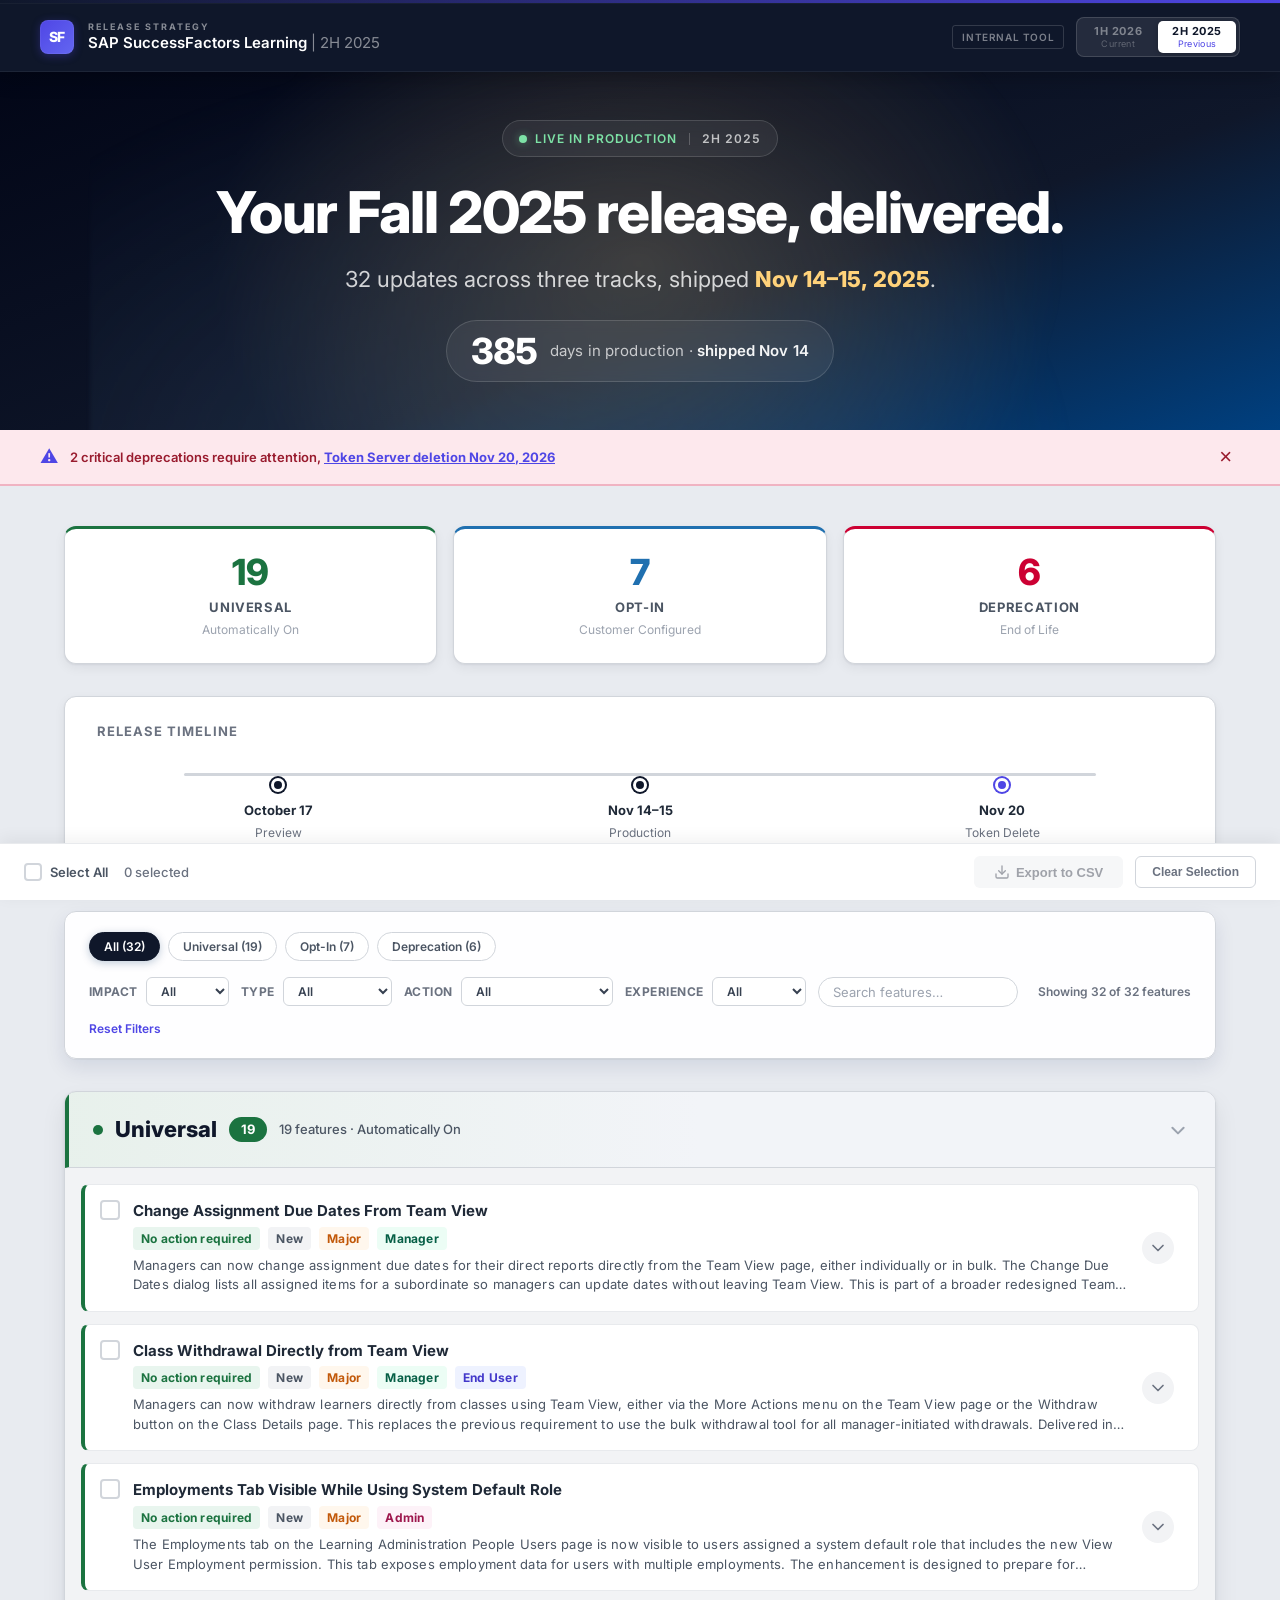
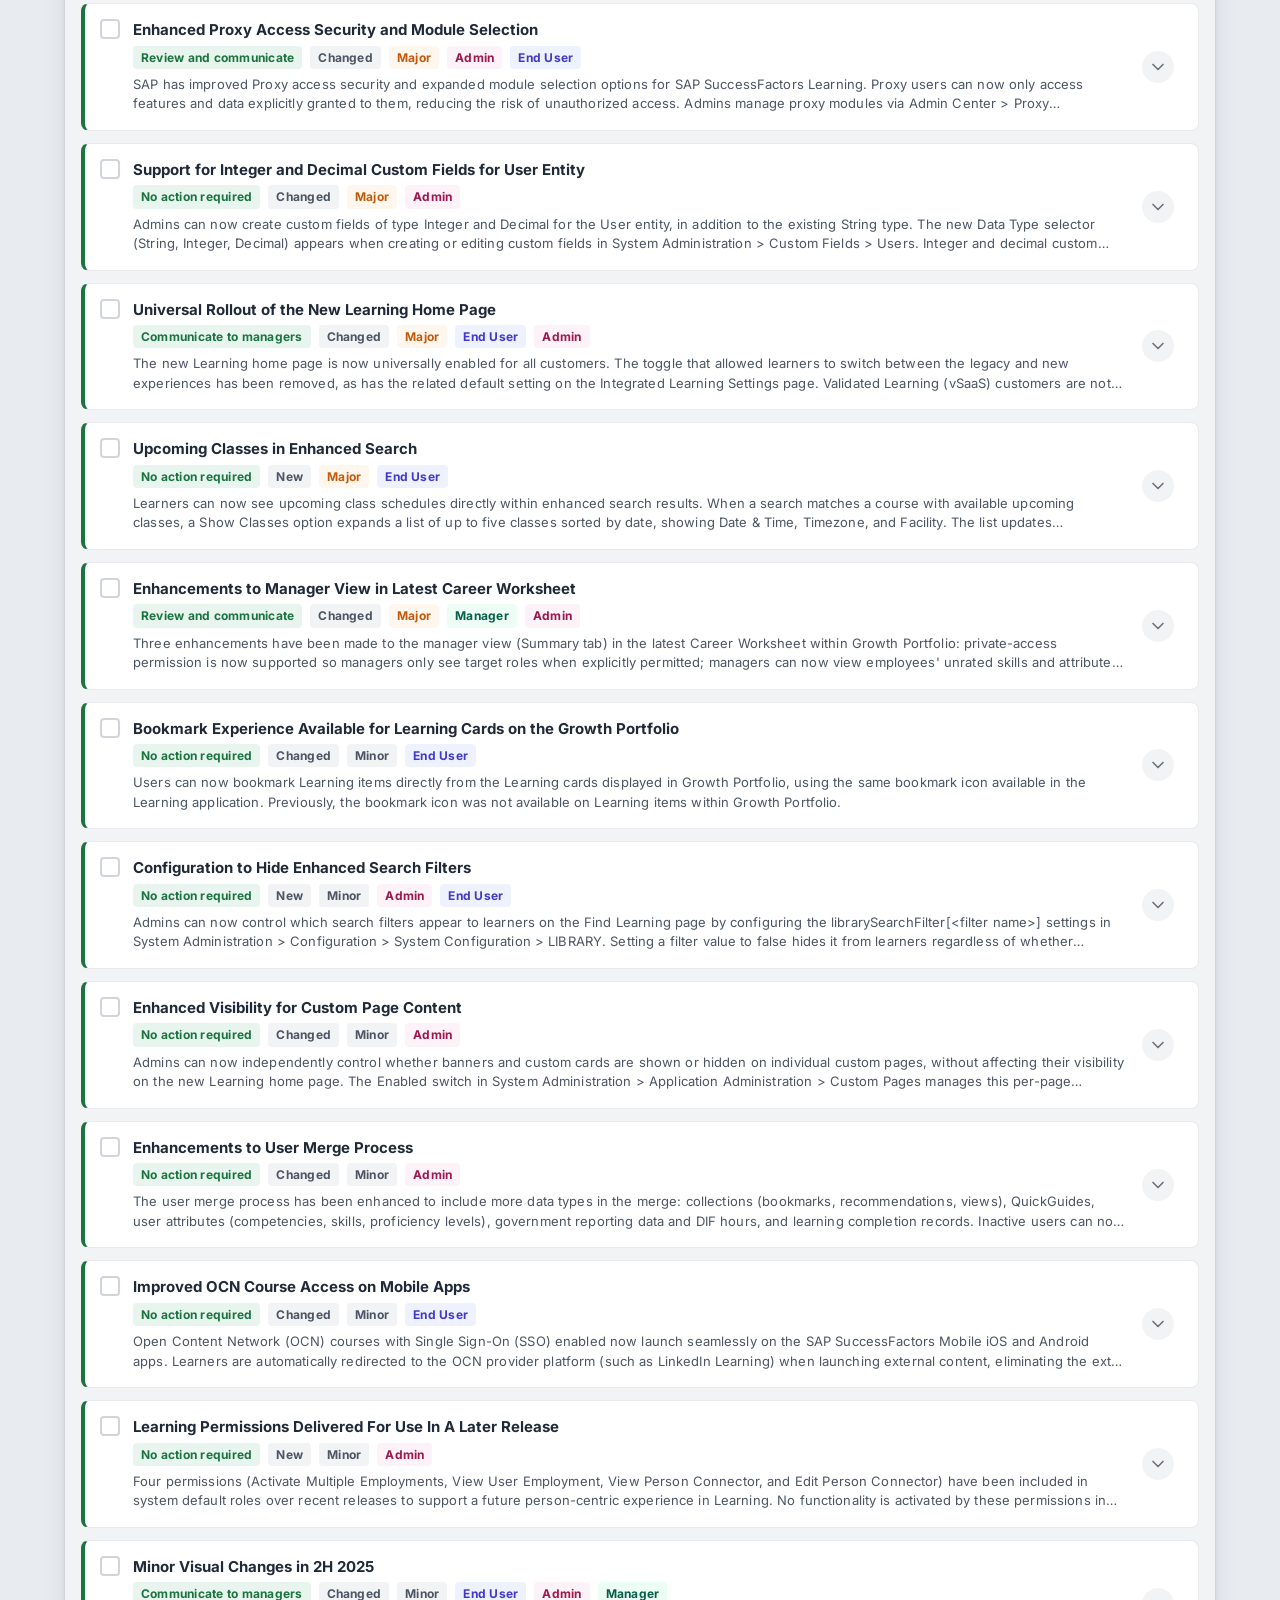
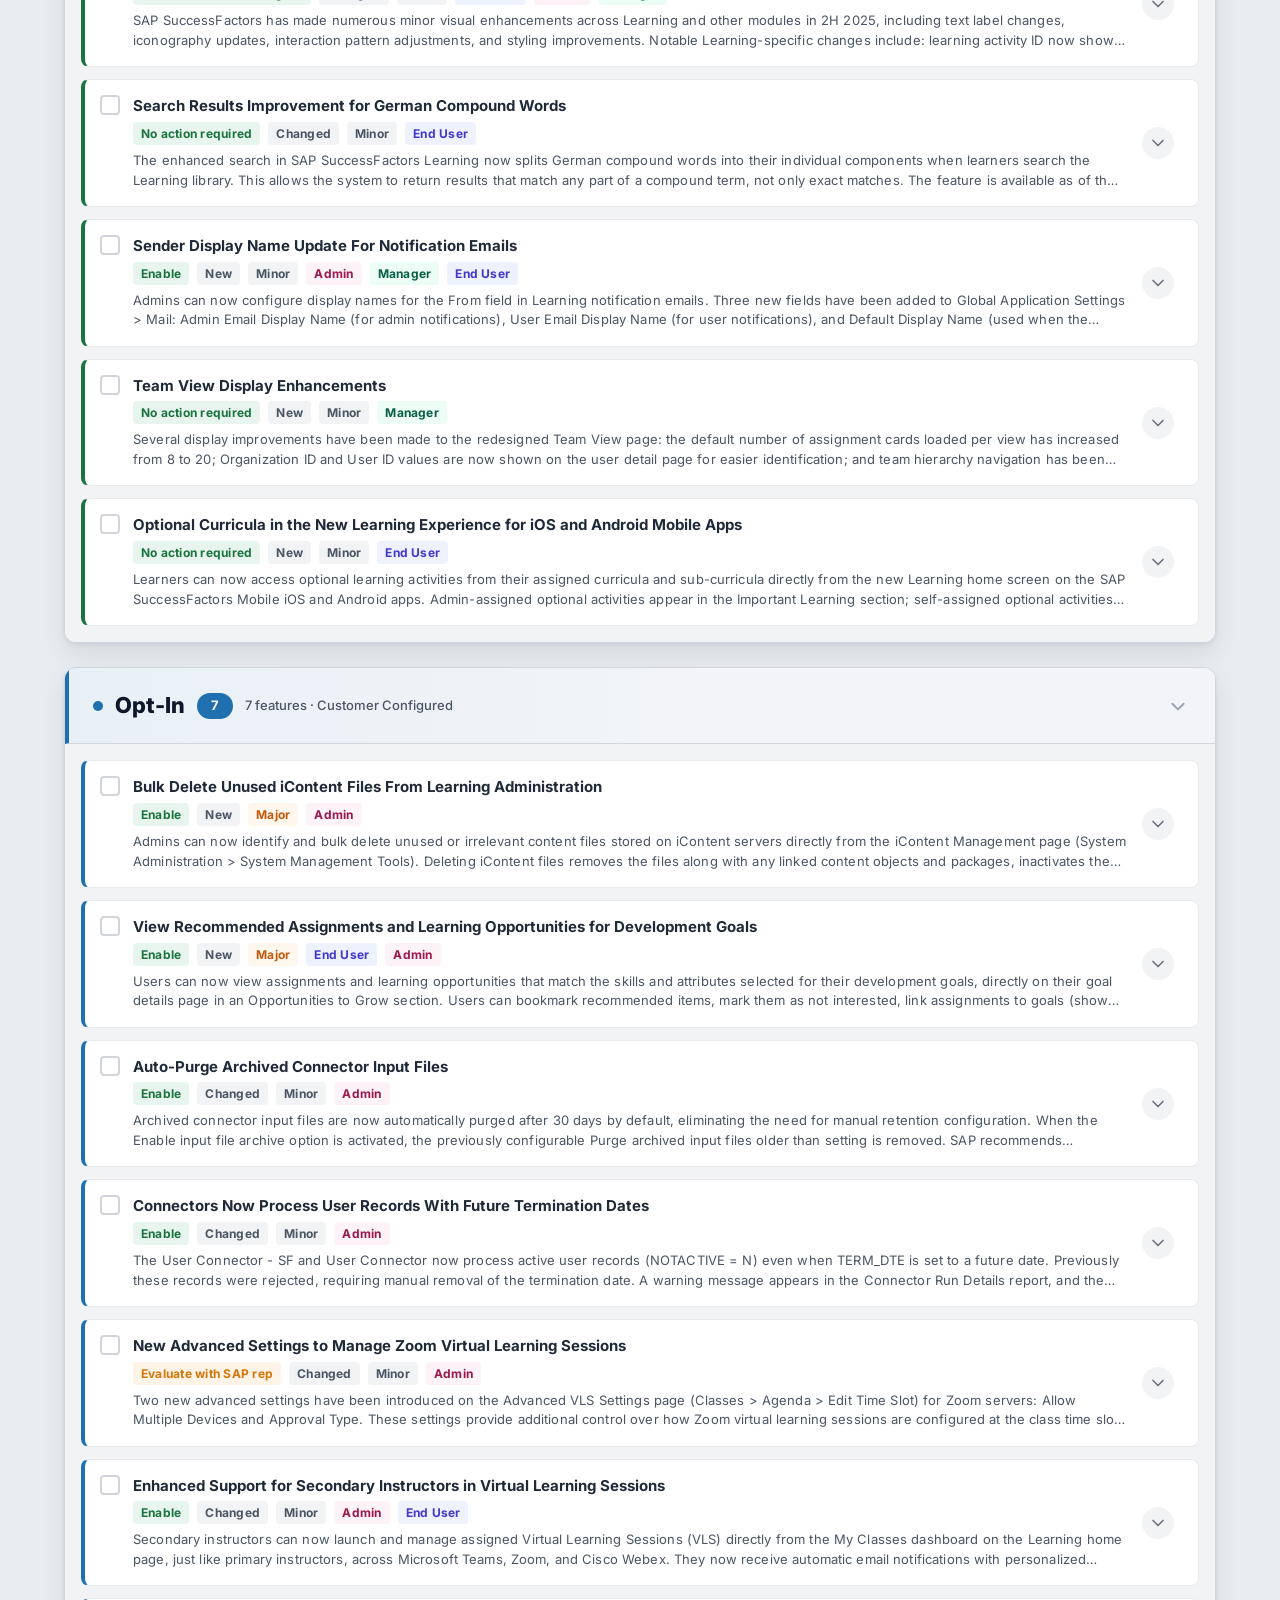
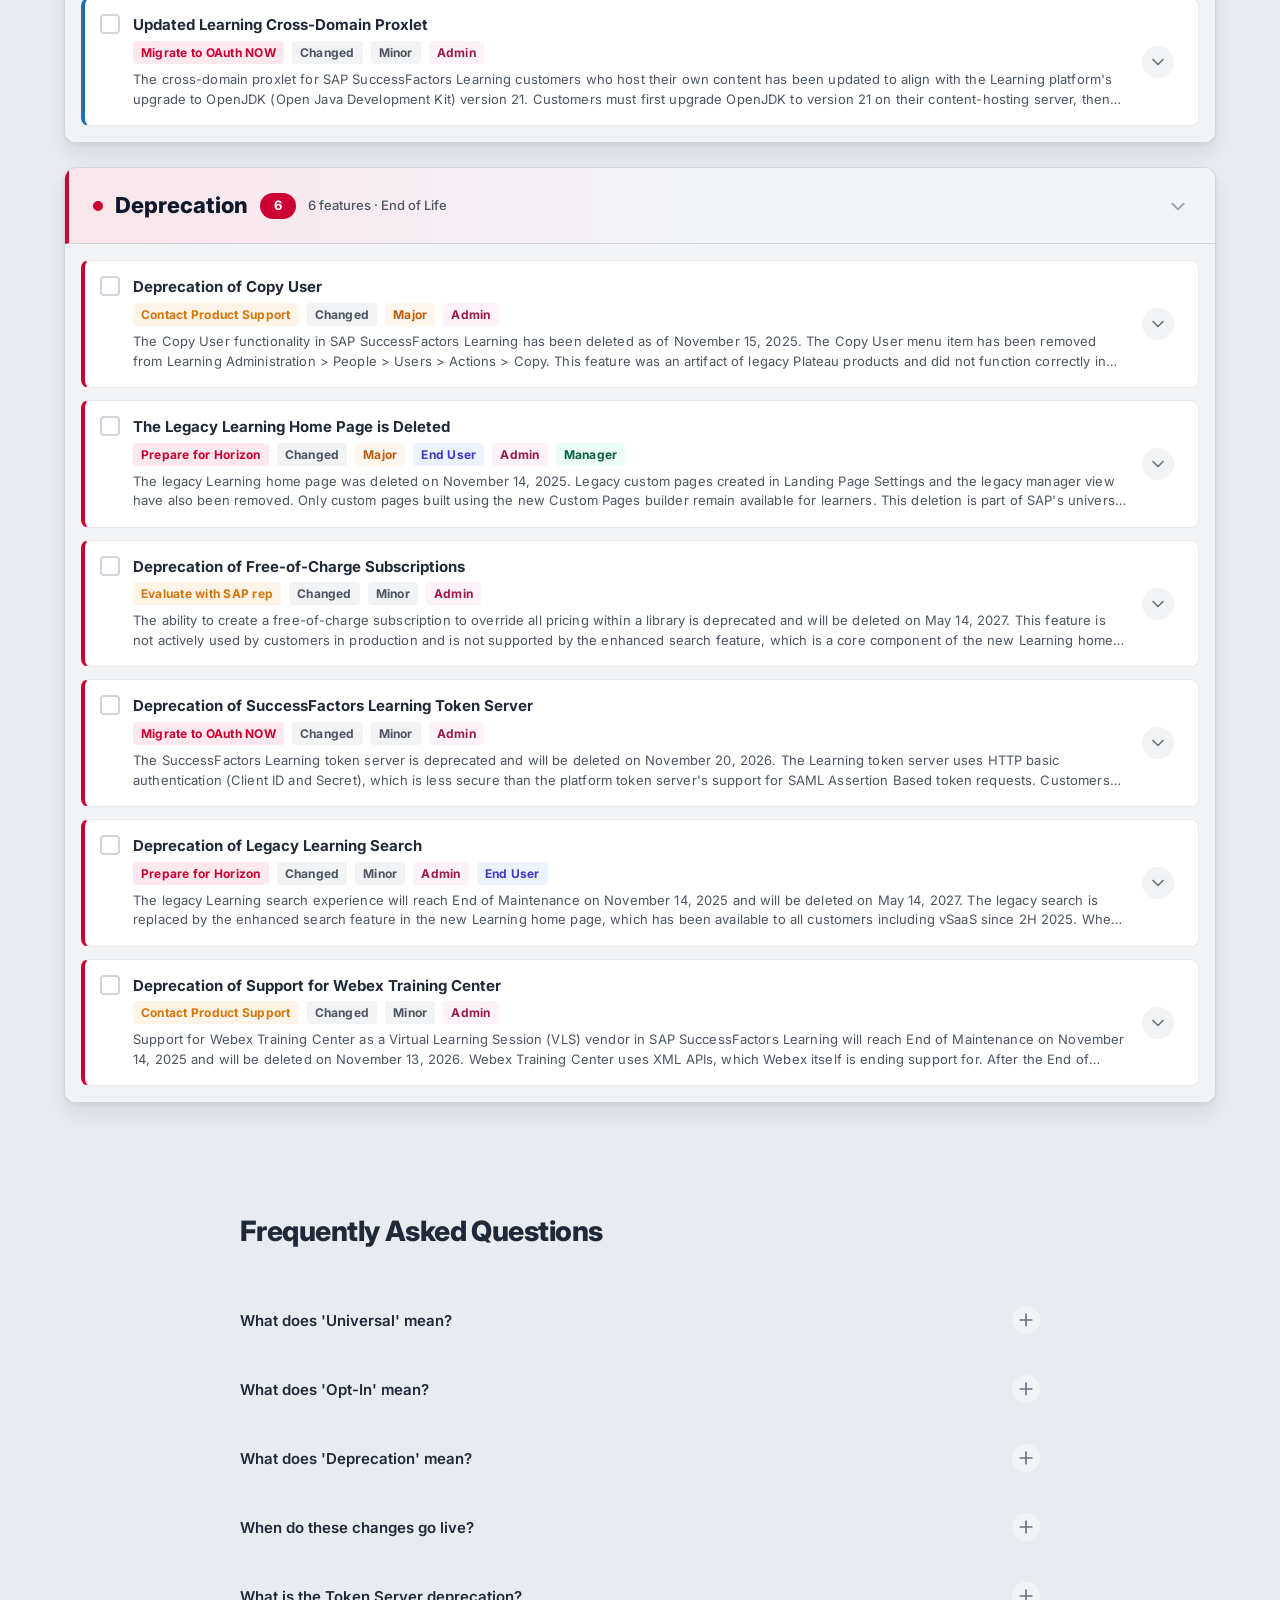
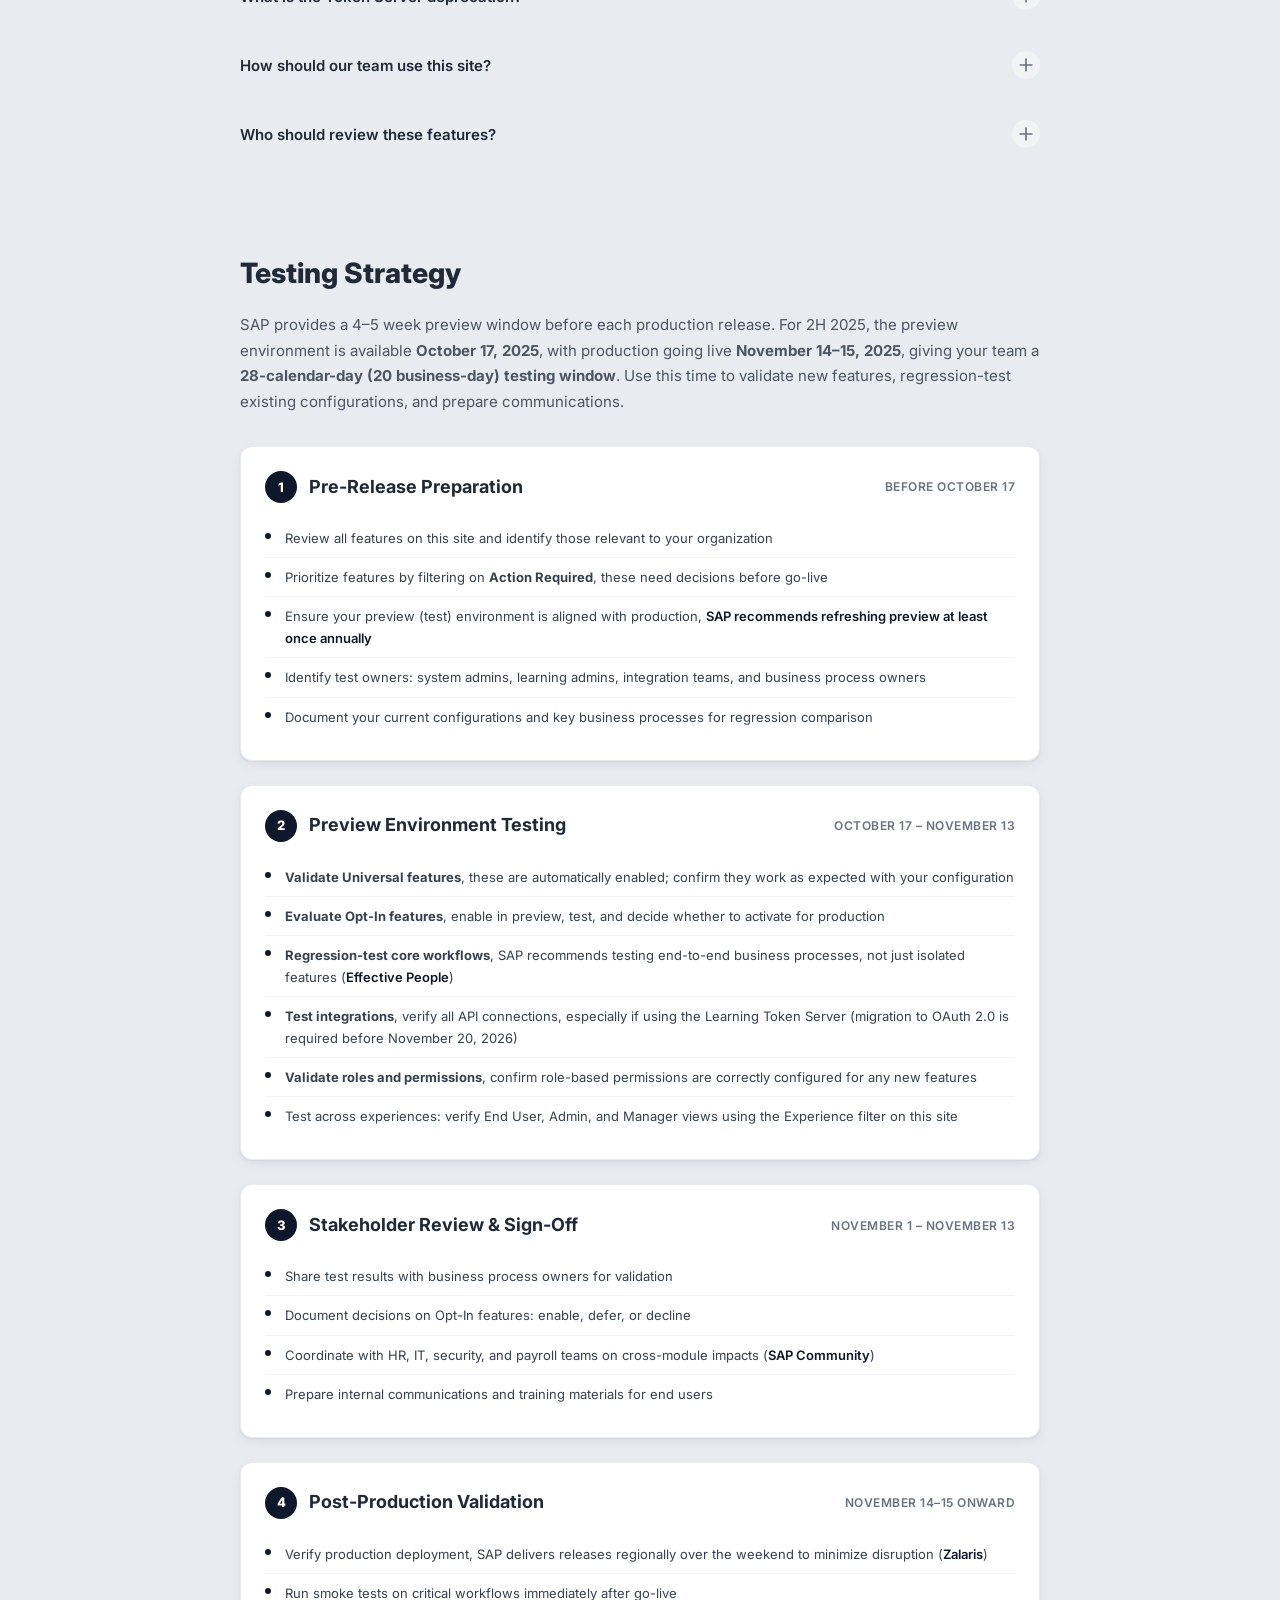
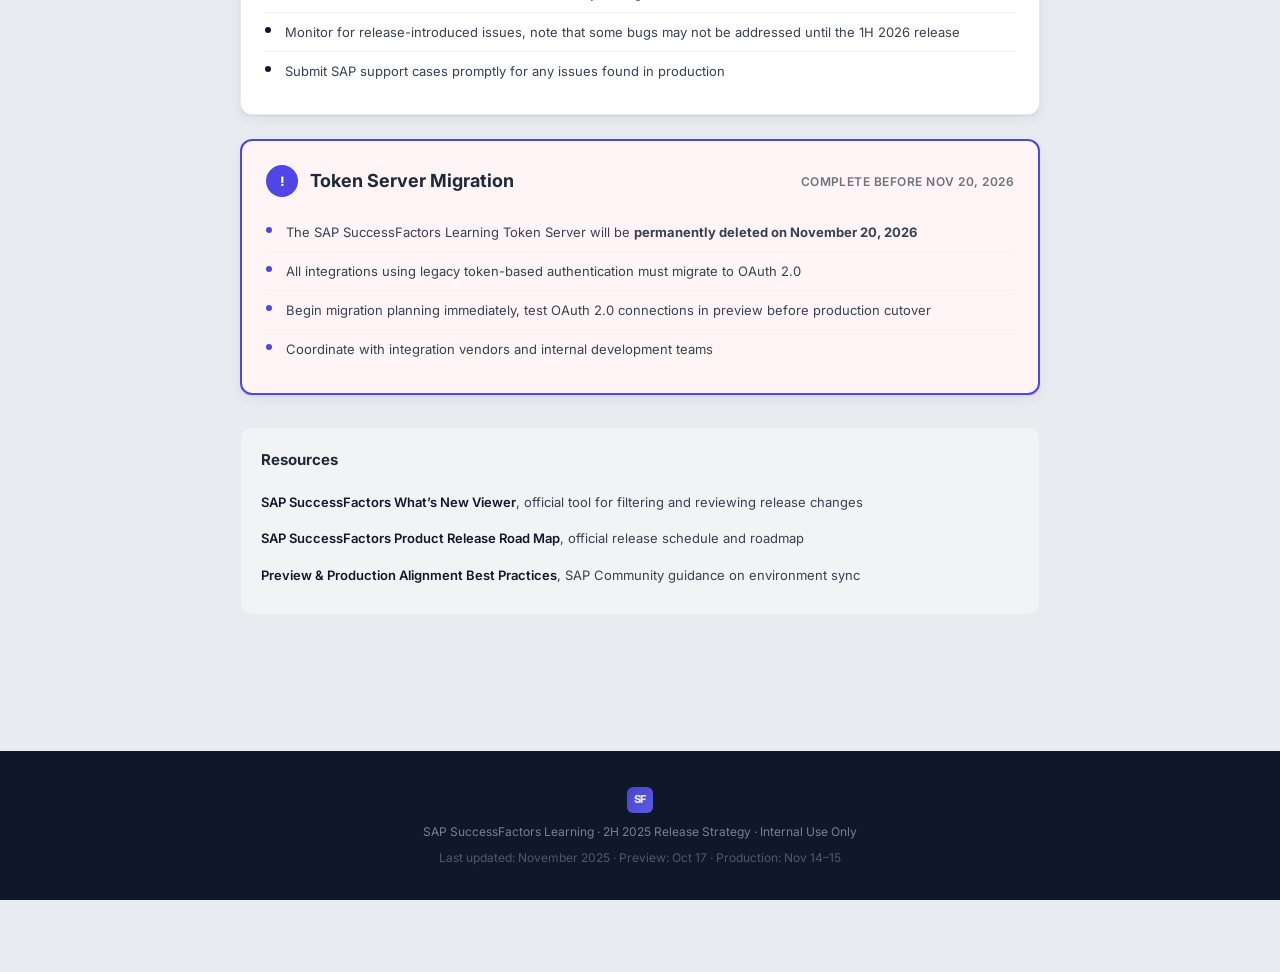
<file: 2h2025/index.html>
<!DOCTYPE html>
<html lang="en">
<head>
  <meta charset="UTF-8">
  <meta name="viewport" content="width=device-width, initial-scale=1.0">
  <title>SAP SuccessFactors Learning | 2H 2025 Release Strategy</title>
  <link rel="stylesheet" href="../style.css">
</head>
<body>
  <div class="brand-topband"></div>
  <header class="site-header">
    <div class="header-inner">
      <a href="../index.html" style="color:inherit;text-decoration:none">
        <div class="header-brand">
          <div class="brand-mark" aria-hidden="true">SF</div>
          <div class="header-brand-text">
            <span class="brand-wordmark">Release Strategy</span>
            <div class="header-title">SAP SuccessFactors Learning <span>| 2H 2025</span></div>
          </div>
        </div>
      </a>
      <div class="header-actions">
        <span class="header-badge-internal">Internal Tool</span>
        <div class="release-switcher" role="navigation" aria-label="Switch release">
          <a href="../index.html" class="release-opt">
            <span class="release-opt-label">1H 2026</span>
            <span class="release-opt-sub">Current</span>
          </a>
          <a href="../2h2025/index.html" class="release-opt active" aria-current="page">
            <span class="release-opt-label">2H 2025</span>
            <span class="release-opt-sub">Previous</span>
          </a>
        </div>
      </div>
    </div>
  </header>

  <!-- Hero Section -->
  <section class="hero">
    <div class="hero-glow" aria-hidden="true"></div>
    <div class="hero-inner">
      <div class="hero-eyebrow">
        <span class="hero-status" role="status">
          <span class="hero-status-dot hero-status-dot-static" aria-hidden="true"></span>
          <span class="hero-status-text">Live in production</span>
        </span>
        <span class="hero-eyebrow-sep" aria-hidden="true"></span>
        <span class="hero-release-code">2H&nbsp;2025</span>
      </div>
      <div class="hero-copy">
        <h1 class="hero-title">Your Fall 2025 release, delivered.</h1>
        <p class="hero-subtitle">32 updates across three tracks, shipped <span class="hero-title-accent">Nov&nbsp;14&ndash;15,&nbsp;2025</span>.</p>
      </div>
      <div class="hero-countdown" id="heroCountdown">
        <span class="hero-countdown-num" id="heroDaysSinceShip">152</span>
        <span class="hero-countdown-label" id="heroCountdownLabel">days in production &middot; <strong>shipped Nov 14</strong></span>
      </div>
    </div>
  </section>

  <!-- Alert Banner -->
  <div class="alert-banner" id="alertBanner" role="alert">
    <div class="alert-inner">
      <span class="alert-icon">&#9888;</span>
      <span class="alert-text">2 critical deprecations require attention, <a href="#" id="alertLink">Token Server deletion Nov 20, 2026</a></span>
      <button class="alert-dismiss" aria-label="Dismiss alert" id="alertDismiss">&times;</button>
    </div>
  </div>

  <main class="container">
    <!-- Summary Stats -->
    <div class="stats-grid stats-grid-3">
      <div class="stat-card" data-cat="universal" role="button" tabindex="0" aria-label="Filter to Universal features">
        <div class="stat-number">19</div>
        <div class="stat-label">Universal</div>
        <div class="stat-sublabel">Automatically On</div>
      </div>
      <div class="stat-card" data-cat="optin" role="button" tabindex="0" aria-label="Filter to Opt-In features">
        <div class="stat-number">7</div>
        <div class="stat-label">Opt-In</div>
        <div class="stat-sublabel">Customer Configured</div>
      </div>
      <div class="stat-card" data-cat="deprecation" role="button" tabindex="0" aria-label="Filter to Deprecation features">
        <div class="stat-number">6</div>
        <div class="stat-label">Deprecation</div>
        <div class="stat-sublabel">End of Life</div>
      </div>
    </div>

    <!-- Timeline -->
    <div class="timeline-bar">
      <h2>Release Timeline</h2>
      <div class="timeline-track">
        <div class="timeline-node">
          <div class="timeline-dot"></div>
          <div class="timeline-date">October 17</div>
          <div class="timeline-label">Preview</div>
        </div>
        <div class="timeline-node">
          <div class="timeline-dot"></div>
          <div class="timeline-date">Nov 14&ndash;15</div>
          <div class="timeline-label">Production</div>
        </div>
        <div class="timeline-node critical">
          <div class="timeline-dot"></div>
          <div class="timeline-date">Nov 20</div>
          <div class="timeline-label">Token Delete</div>
        </div>
      </div>
    </div>

    <!-- Enhanced Filter Bar -->
    <div class="filter-bar" id="filterBar">
      <div class="filter-row filter-row-cats">
        <button class="filter-btn active" data-filter="all">All (32)</button>
        <button class="filter-btn" data-filter="universal">Universal (19)</button>
        <button class="filter-btn" data-filter="optin">Opt-In (7)</button>
        <button class="filter-btn" data-filter="deprecation">Deprecation (6)</button>
      </div>
      <div class="filter-row filter-row-controls">
        <div class="filter-select-group">
          <label class="filter-select-label" for="filterImpact">Impact</label>
          <select id="filterImpact" class="filter-select">
            <option value="all">All</option>
            <option value="critical">Critical</option>
            <option value="major">Major</option>
            <option value="minor">Minor</option>
          </select>
        </div>
        <div class="filter-select-group">
          <label class="filter-select-label" for="filterType">Type</label>
          <select id="filterType" class="filter-select">
            <option value="all">All</option>
            <option value="new">New</option>
            <option value="changed">Changed</option>
            <option value="deprecated">Deprecated</option>
          </select>
        </div>
        <div class="filter-select-group">
          <label class="filter-select-label" for="filterAction">Action</label>
          <select id="filterAction" class="filter-select">
            <option value="all">All</option>
            <option value="action">Action Required</option>
            <option value="noaction">No Action Required</option>
          </select>
        </div>
        <div class="filter-select-group">
          <label class="filter-select-label" for="filterExp">Experience</label>
          <select id="filterExp" class="filter-select">
            <option value="all">All</option>
            <option value="enduser">End User</option>
            <option value="admin">Admin</option>
            <option value="manager">Manager</option>
          </select>
        </div>
        <input type="text" class="search-input" placeholder="Search features&hellip;" id="searchInput">
        <span class="filter-count" id="filterCount">Showing 32 of 32 features</span>
        <a href="#" class="filter-reset" id="filterReset">Reset Filters</a>
      </div>
    </div>

    <!-- Export Toolbar -->
    <div class="export-bar" id="exportBar">
      <div class="export-bar-left">
        <label class="export-select-all-label" onclick="event.stopPropagation()">
          <input type="checkbox" id="selectAllCheckbox" aria-label="Select all visible features">
          <span class="checkbox-custom"></span>
          <span class="select-all-text">Select All</span>
        </label>
        <span class="export-count" id="exportCount">0 selected</span>
      </div>
      <div class="export-bar-right">
        <button class="export-btn" id="exportCSVBtn" disabled>
          <svg width="16" height="16" viewBox="0 0 24 24" fill="none" stroke="currentColor" stroke-width="2" stroke-linecap="round" stroke-linejoin="round"><path d="M21 15v4a2 2 0 0 1-2 2H5a2 2 0 0 1-2-2v-4"/><polyline points="7 10 12 15 17 10"/><line x1="12" y1="15" x2="12" y2="3"/></svg>
          Export to CSV
        </button>
        <button class="export-clear-btn" id="exportClearBtn">Clear Selection</button>
      </div>
    </div>

    <!-- Category Sections -->
    <section class="category-section" data-category="universal">
      <div class="category-header">
        <div class="category-dot" style="background:#1B7340"></div>
        <h2>Universal</h2>
        <span class="category-count">19 features &middot; Automatically On</span>
      </div>
      <div class="feature-list">
        <div class="feature-card" data-cat="universal" data-impact="major" data-type="new" data-action="noaction" data-exp="manager" data-name="change assignment due dates from team view" data-csv-name="Change Assignment Due Dates From Team View" data-csv-cat="Universal" data-csv-type="New" data-csv-impact="Major" data-csv-rec="No action required" data-csv-desc="Managers can now change assignment due dates for their direct reports directly from the Team View page, either individually or in bulk. The Change Due Dates dialog lists all assigned items for a subordinate so managers can update dates without leaving Team View. This is part of a broader redesigned Team View experience delivered in response to Customer Influence Idea 352489." data-csv-why="Managers gain a faster, self-service way to adjust learning deadlines without relying on admins, reducing friction in day-to-day learning management." data-csv-risk="No action needed, automatically enabled." data-csv-exp="Manager" data-csv-link="https://help.sap.com/docs/PRODUCTS/8e0d540f96474717bbf18df51e54e522/7f3b7b09cf6142ce9ad5459c352600ec.html?version=cloud&locale=en-US">
        <label class="feature-checkbox-label" onclick="event.stopPropagation()">
          <input type="checkbox" class="feature-checkbox" aria-label="Select Change Assignment Due Dates From Team View for export">
          <span class="checkbox-custom"></span>
        </label>
        <div class="feature-card-header" role="button" aria-expanded="false" tabindex="0">
          <div class="feature-card-left">
            <div class="feature-name">Change Assignment Due Dates From Team View</div>
            <div class="feature-meta">
              <span class="badge badge-rec ">No action required</span>
              <span class="badge badge-type">New</span>
              <span class="badge badge-impact major">Major</span>
              <span class="badge badge-exp badge-exp-manager">Manager</span>
            </div>
          </div>
          <div class="feature-card-chevron"><svg class="chevron-icon" xmlns="http://www.w3.org/2000/svg" width="20" height="20" viewBox="0 0 24 24" fill="none" stroke="currentColor" stroke-width="2" stroke-linecap="round" stroke-linejoin="round"><path d="m6 9 6 6 6-6"/></svg></div>
        </div>
        <div class="feature-card-body" aria-hidden="true">
          <div class="feature-card-body-inner">
            <div class="accordion-section">
              <h4>What is this feature?</h4>
              <p>Managers can now change assignment due dates for their direct reports directly from the Team View page, either individually or in bulk. The Change Due Dates dialog lists all assigned items for a subordinate so managers can update dates without leaving Team View. This is part of a broader redesigned Team View experience delivered in response to Customer Influence Idea 352489.</p>
            </div>
            <div class="accordion-section">
              <h4>Why should we care?</h4>
              <p>Managers gain a faster, self-service way to adjust learning deadlines without relying on admins, reducing friction in day-to-day learning management.</p>
            </div>
            <div class="accordion-section">
              <h4>Risk of Inaction</h4>
              <p>No action needed, automatically enabled.</p>
            </div>
            <div class="accordion-actions">
              <a href="features/change-assignment-due-dates-from-team-view.html" class="view-details-link">View Full Details &rarr;</a>
              <a href="https://help.sap.com/docs/PRODUCTS/8e0d540f96474717bbf18df51e54e522/7f3b7b09cf6142ce9ad5459c352600ec.html?version=cloud&locale=en-US" class="sap-doc-link" target="_blank" rel="noopener">SAP Documentation &rarr;</a>
            </div>
          </div>
        </div>
      </div>
      <div class="feature-card" data-cat="universal" data-impact="major" data-type="new" data-action="noaction" data-exp="manager,enduser" data-name="class withdrawal directly from team view" data-csv-name="Class Withdrawal Directly from Team View" data-csv-cat="Universal" data-csv-type="New" data-csv-impact="Major" data-csv-rec="No action required" data-csv-desc="Managers can now withdraw learners directly from classes using Team View, either via the More Actions menu on the Team View page or the Withdraw button on the Class Details page. This replaces the previous requirement to use the bulk withdrawal tool for all manager-initiated withdrawals. Delivered in response to Customer Influence Idea 334035." data-csv-why="Managers can act quickly on class cancellations or scheduling conflicts directly from their Team View dashboard, without navigating to separate admin tools." data-csv-risk="No action needed, automatically enabled." data-csv-exp="Manager, End User" data-csv-link="https://help.sap.com/docs/PRODUCTS/8e0d540f96474717bbf18df51e54e522/b7875049e7ed4d3ead65a0ece5a8fd10.html?version=cloud&locale=en-US">
        <label class="feature-checkbox-label" onclick="event.stopPropagation()">
          <input type="checkbox" class="feature-checkbox" aria-label="Select Class Withdrawal Directly from Team View for export">
          <span class="checkbox-custom"></span>
        </label>
        <div class="feature-card-header" role="button" aria-expanded="false" tabindex="0">
          <div class="feature-card-left">
            <div class="feature-name">Class Withdrawal Directly from Team View</div>
            <div class="feature-meta">
              <span class="badge badge-rec ">No action required</span>
              <span class="badge badge-type">New</span>
              <span class="badge badge-impact major">Major</span>
              <span class="badge badge-exp badge-exp-manager">Manager</span><span class="badge badge-exp badge-exp-enduser">End User</span>
            </div>
          </div>
          <div class="feature-card-chevron"><svg class="chevron-icon" xmlns="http://www.w3.org/2000/svg" width="20" height="20" viewBox="0 0 24 24" fill="none" stroke="currentColor" stroke-width="2" stroke-linecap="round" stroke-linejoin="round"><path d="m6 9 6 6 6-6"/></svg></div>
        </div>
        <div class="feature-card-body" aria-hidden="true">
          <div class="feature-card-body-inner">
            <div class="accordion-section">
              <h4>What is this feature?</h4>
              <p>Managers can now withdraw learners directly from classes using Team View, either via the More Actions menu on the Team View page or the Withdraw button on the Class Details page. This replaces the previous requirement to use the bulk withdrawal tool for all manager-initiated withdrawals. Delivered in response to Customer Influence Idea 334035.</p>
            </div>
            <div class="accordion-section">
              <h4>Why should we care?</h4>
              <p>Managers can act quickly on class cancellations or scheduling conflicts directly from their Team View dashboard, without navigating to separate admin tools.</p>
            </div>
            <div class="accordion-section">
              <h4>Risk of Inaction</h4>
              <p>No action needed, automatically enabled.</p>
            </div>
            <div class="accordion-actions">
              <a href="features/class-withdrawal-directly-from-team-view.html" class="view-details-link">View Full Details &rarr;</a>
              <a href="https://help.sap.com/docs/PRODUCTS/8e0d540f96474717bbf18df51e54e522/b7875049e7ed4d3ead65a0ece5a8fd10.html?version=cloud&locale=en-US" class="sap-doc-link" target="_blank" rel="noopener">SAP Documentation &rarr;</a>
            </div>
          </div>
        </div>
      </div>
      <div class="feature-card" data-cat="universal" data-impact="major" data-type="new" data-action="noaction" data-exp="admin" data-name="employments tab visible while using system default role" data-csv-name="Employments Tab Visible While Using System Default Role" data-csv-cat="Universal" data-csv-type="New" data-csv-impact="Major" data-csv-rec="No action required" data-csv-desc="The Employments tab on the Learning Administration People Users page is now visible to users assigned a system default role that includes the new View User Employment permission. This tab exposes employment data for users with multiple employments. The enhancement is designed to prepare for possible adoption of the person-centric experience in a future release." data-csv-why="This groundwork enables future person-centric identity management in Learning, supporting organizations with employees holding multiple simultaneous employments." data-csv-risk="No action needed, automatically enabled." data-csv-exp="Admin" data-csv-link="https://help.sap.com/docs/PRODUCTS/8e0d540f96474717bbf18df51e54e522/7f79d531ef6341efa5549f909d71e1fc.html?version=cloud&locale=en-US">
        <label class="feature-checkbox-label" onclick="event.stopPropagation()">
          <input type="checkbox" class="feature-checkbox" aria-label="Select Employments Tab Visible While Using System Default Role for export">
          <span class="checkbox-custom"></span>
        </label>
        <div class="feature-card-header" role="button" aria-expanded="false" tabindex="0">
          <div class="feature-card-left">
            <div class="feature-name">Employments Tab Visible While Using System Default Role</div>
            <div class="feature-meta">
              <span class="badge badge-rec ">No action required</span>
              <span class="badge badge-type">New</span>
              <span class="badge badge-impact major">Major</span>
              <span class="badge badge-exp badge-exp-admin">Admin</span>
            </div>
          </div>
          <div class="feature-card-chevron"><svg class="chevron-icon" xmlns="http://www.w3.org/2000/svg" width="20" height="20" viewBox="0 0 24 24" fill="none" stroke="currentColor" stroke-width="2" stroke-linecap="round" stroke-linejoin="round"><path d="m6 9 6 6 6-6"/></svg></div>
        </div>
        <div class="feature-card-body" aria-hidden="true">
          <div class="feature-card-body-inner">
            <div class="accordion-section">
              <h4>What is this feature?</h4>
              <p>The Employments tab on the Learning Administration People Users page is now visible to users assigned a system default role that includes the new View User Employment permission. This tab exposes employment data for users with multiple employments. The enhancement is designed to prepare for possible adoption of the person-centric experience in a future release.</p>
            </div>
            <div class="accordion-section">
              <h4>Why should we care?</h4>
              <p>This groundwork enables future person-centric identity management in Learning, supporting organizations with employees holding multiple simultaneous employments.</p>
            </div>
            <div class="accordion-section">
              <h4>Risk of Inaction</h4>
              <p>No action needed, automatically enabled.</p>
            </div>
            <div class="accordion-actions">
              <a href="features/employments-tab-visible-while-using-system-default-role.html" class="view-details-link">View Full Details &rarr;</a>
              <a href="https://help.sap.com/docs/PRODUCTS/8e0d540f96474717bbf18df51e54e522/7f79d531ef6341efa5549f909d71e1fc.html?version=cloud&locale=en-US" class="sap-doc-link" target="_blank" rel="noopener">SAP Documentation &rarr;</a>
            </div>
          </div>
        </div>
      </div>
      <div class="feature-card" data-cat="universal" data-impact="major" data-type="changed" data-action="action" data-exp="admin,enduser" data-name="enhanced proxy access security and module selection" data-csv-name="Enhanced Proxy Access Security and Module Selection" data-csv-cat="Universal" data-csv-type="Changed" data-csv-impact="Major" data-csv-rec="Review and communicate" data-csv-desc="SAP has improved Proxy access security and expanded module selection options for SAP SuccessFactors Learning. Proxy users can now only access features and data explicitly granted to them, reducing the risk of unauthorized access. Admins manage proxy modules via Admin Center > Proxy Management > Grant Proxy Rights, and users can assign proxy access in Settings > Proxy > Assign Proxy." data-csv-why="Tighter proxy access controls reduce security risk by ensuring proxy users cannot access data or features beyond what is explicitly granted, supporting compliance and data governance." data-csv-risk="No action needed, automatically enabled. However, SAP recommends reviewing proxy configurations to ensure they align with the updated module list." data-csv-exp="Admin, End User" data-csv-link="https://help.sap.com/docs/PRODUCTS/8e0d540f96474717bbf18df51e54e522/cf810ba2eea74d7cbd3de0459aa56018.html?version=cloud&locale=en-US">
        <label class="feature-checkbox-label" onclick="event.stopPropagation()">
          <input type="checkbox" class="feature-checkbox" aria-label="Select Enhanced Proxy Access Security and Module Selection for export">
          <span class="checkbox-custom"></span>
        </label>
        <div class="feature-card-header" role="button" aria-expanded="false" tabindex="0">
          <div class="feature-card-left">
            <div class="feature-name">Enhanced Proxy Access Security and Module Selection</div>
            <div class="feature-meta">
              <span class="badge badge-rec ">Review and communicate</span>
              <span class="badge badge-type">Changed</span>
              <span class="badge badge-impact major">Major</span>
              <span class="badge badge-exp badge-exp-admin">Admin</span><span class="badge badge-exp badge-exp-enduser">End User</span>
            </div>
          </div>
          <div class="feature-card-chevron"><svg class="chevron-icon" xmlns="http://www.w3.org/2000/svg" width="20" height="20" viewBox="0 0 24 24" fill="none" stroke="currentColor" stroke-width="2" stroke-linecap="round" stroke-linejoin="round"><path d="m6 9 6 6 6-6"/></svg></div>
        </div>
        <div class="feature-card-body" aria-hidden="true">
          <div class="feature-card-body-inner">
            <div class="accordion-section">
              <h4>What is this feature?</h4>
              <p>SAP has improved Proxy access security and expanded module selection options for SAP SuccessFactors Learning. Proxy users can now only access features and data explicitly granted to them, reducing the risk of unauthorized access. Admins manage proxy modules via Admin Center &gt; Proxy Management &gt; Grant Proxy Rights, and users can assign proxy access in Settings &gt; Proxy &gt; Assign Proxy.</p>
            </div>
            <div class="accordion-section">
              <h4>Why should we care?</h4>
              <p>Tighter proxy access controls reduce security risk by ensuring proxy users cannot access data or features beyond what is explicitly granted, supporting compliance and data governance.</p>
            </div>
            <div class="accordion-section">
              <h4>Risk of Inaction</h4>
              <p>No action needed, automatically enabled. However, SAP recommends reviewing proxy configurations to ensure they align with the updated module list.</p>
            </div>
            <div class="accordion-actions">
              <a href="features/enhanced-proxy-access-security-and-module-selection.html" class="view-details-link">View Full Details &rarr;</a>
              <a href="https://help.sap.com/docs/PRODUCTS/8e0d540f96474717bbf18df51e54e522/cf810ba2eea74d7cbd3de0459aa56018.html?version=cloud&locale=en-US" class="sap-doc-link" target="_blank" rel="noopener">SAP Documentation &rarr;</a>
            </div>
          </div>
        </div>
      </div>
      <div class="feature-card" data-cat="universal" data-impact="major" data-type="changed" data-action="noaction" data-exp="admin" data-name="support for integer and decimal custom fields for user entity" data-csv-name="Support for Integer and Decimal Custom Fields for User Entity" data-csv-cat="Universal" data-csv-type="Changed" data-csv-impact="Major" data-csv-rec="No action required" data-csv-desc="Admins can now create custom fields of type Integer and Decimal for the User entity, in addition to the existing String type. The new Data Type selector (String, Integer, Decimal) appears when creating or editing custom fields in System Administration > Custom Fields > Users. Integer and decimal custom fields are supported in user searches, assignment profile rules, and standard and custom reports." data-csv-why="Organizations can now store numeric data (such as headcount codes or percentages) as proper numeric types, enabling more precise filtering, dynamic assignment profiles, and richer reporting without manual data conversion." data-csv-risk="No action needed, automatically enabled." data-csv-exp="Admin" data-csv-link="https://help.sap.com/docs/PRODUCTS/8e0d540f96474717bbf18df51e54e522/eb1d230c94b245f5a3ef4cce687b5c58.html?version=cloud&locale=en-US">
        <label class="feature-checkbox-label" onclick="event.stopPropagation()">
          <input type="checkbox" class="feature-checkbox" aria-label="Select Support for Integer and Decimal Custom Fields for User Entity for export">
          <span class="checkbox-custom"></span>
        </label>
        <div class="feature-card-header" role="button" aria-expanded="false" tabindex="0">
          <div class="feature-card-left">
            <div class="feature-name">Support for Integer and Decimal Custom Fields for User Entity</div>
            <div class="feature-meta">
              <span class="badge badge-rec ">No action required</span>
              <span class="badge badge-type">Changed</span>
              <span class="badge badge-impact major">Major</span>
              <span class="badge badge-exp badge-exp-admin">Admin</span>
            </div>
          </div>
          <div class="feature-card-chevron"><svg class="chevron-icon" xmlns="http://www.w3.org/2000/svg" width="20" height="20" viewBox="0 0 24 24" fill="none" stroke="currentColor" stroke-width="2" stroke-linecap="round" stroke-linejoin="round"><path d="m6 9 6 6 6-6"/></svg></div>
        </div>
        <div class="feature-card-body" aria-hidden="true">
          <div class="feature-card-body-inner">
            <div class="accordion-section">
              <h4>What is this feature?</h4>
              <p>Admins can now create custom fields of type Integer and Decimal for the User entity, in addition to the existing String type. The new Data Type selector (String, Integer, Decimal) appears when creating or editing custom fields in System Administration &gt; Custom Fields &gt; Users. Integer and decimal custom fields are supported in user searches, assignment profile rules, and standard and custom reports.</p>
            </div>
            <div class="accordion-section">
              <h4>Why should we care?</h4>
              <p>Organizations can now store numeric data (such as headcount codes or percentages) as proper numeric types, enabling more precise filtering, dynamic assignment profiles, and richer reporting without manual data conversion.</p>
            </div>
            <div class="accordion-section">
              <h4>Risk of Inaction</h4>
              <p>No action needed, automatically enabled.</p>
            </div>
            <div class="accordion-actions">
              <a href="features/support-for-integer-and-decimal-custom-fields-for-user-entity.html" class="view-details-link">View Full Details &rarr;</a>
              <a href="https://help.sap.com/docs/PRODUCTS/8e0d540f96474717bbf18df51e54e522/eb1d230c94b245f5a3ef4cce687b5c58.html?version=cloud&locale=en-US" class="sap-doc-link" target="_blank" rel="noopener">SAP Documentation &rarr;</a>
            </div>
          </div>
        </div>
      </div>
      <div class="feature-card" data-cat="universal" data-impact="major" data-type="changed" data-action="action" data-exp="enduser,admin" data-name="universal rollout of the new learning home page" data-csv-name="Universal Rollout of the New Learning Home Page" data-csv-cat="Universal" data-csv-type="Changed" data-csv-impact="Major" data-csv-rec="Communicate to managers" data-csv-desc="The new Learning home page is now universally enabled for all customers. The toggle that allowed learners to switch between the legacy and new experiences has been removed, as has the related default setting on the Integrated Learning Settings page. Validated Learning (vSaaS) customers are not impacted in this release and may continue using the toggle." data-csv-why="All customers now benefit from the modern Learning home page experience, standardizing the learner interface and enabling SAP to focus development effort on the new experience." data-csv-risk="No action needed, automatically enabled." data-csv-exp="End User, Admin" data-csv-link="https://help.sap.com/docs/PRODUCTS/8e0d540f96474717bbf18df51e54e522/d06c129b82a247938ac753d3f8f8c7d8.html?version=cloud&locale=en-US">
        <label class="feature-checkbox-label" onclick="event.stopPropagation()">
          <input type="checkbox" class="feature-checkbox" aria-label="Select Universal Rollout of the New Learning Home Page for export">
          <span class="checkbox-custom"></span>
        </label>
        <div class="feature-card-header" role="button" aria-expanded="false" tabindex="0">
          <div class="feature-card-left">
            <div class="feature-name">Universal Rollout of the New Learning Home Page</div>
            <div class="feature-meta">
              <span class="badge badge-rec ">Communicate to managers</span>
              <span class="badge badge-type">Changed</span>
              <span class="badge badge-impact major">Major</span>
              <span class="badge badge-exp badge-exp-enduser">End User</span><span class="badge badge-exp badge-exp-admin">Admin</span>
            </div>
          </div>
          <div class="feature-card-chevron"><svg class="chevron-icon" xmlns="http://www.w3.org/2000/svg" width="20" height="20" viewBox="0 0 24 24" fill="none" stroke="currentColor" stroke-width="2" stroke-linecap="round" stroke-linejoin="round"><path d="m6 9 6 6 6-6"/></svg></div>
        </div>
        <div class="feature-card-body" aria-hidden="true">
          <div class="feature-card-body-inner">
            <div class="accordion-section">
              <h4>What is this feature?</h4>
              <p>The new Learning home page is now universally enabled for all customers. The toggle that allowed learners to switch between the legacy and new experiences has been removed, as has the related default setting on the Integrated Learning Settings page. Validated Learning (vSaaS) customers are not impacted in this release and may continue using the toggle.</p>
            </div>
            <div class="accordion-section">
              <h4>Why should we care?</h4>
              <p>All customers now benefit from the modern Learning home page experience, standardizing the learner interface and enabling SAP to focus development effort on the new experience.</p>
            </div>
            <div class="accordion-section">
              <h4>Risk of Inaction</h4>
              <p>No action needed, automatically enabled.</p>
            </div>
            <div class="accordion-actions">
              <a href="features/universal-rollout-of-the-new-learning-home-page.html" class="view-details-link">View Full Details &rarr;</a>
              <a href="https://help.sap.com/docs/PRODUCTS/8e0d540f96474717bbf18df51e54e522/d06c129b82a247938ac753d3f8f8c7d8.html?version=cloud&locale=en-US" class="sap-doc-link" target="_blank" rel="noopener">SAP Documentation &rarr;</a>
            </div>
          </div>
        </div>
      </div>
      <div class="feature-card" data-cat="universal" data-impact="major" data-type="new" data-action="noaction" data-exp="enduser" data-name="upcoming classes in enhanced search" data-csv-name="Upcoming Classes in Enhanced Search" data-csv-cat="Universal" data-csv-type="New" data-csv-impact="Major" data-csv-rec="No action required" data-csv-desc="Learners can now see upcoming class schedules directly within enhanced search results. When a search matches a course with available upcoming classes, a Show Classes option expands a list of up to five classes sorted by date, showing Date & Time, Timezone, and Facility. The list updates dynamically based on applied filters. Learners can select a class to view Class Details or navigate to the full Available Classes page. This feature replaces the calendar view from the legacy Learning experience and was requested via Customer Community Idea 325775." data-csv-why="Learners can compare class schedules, locations, and availability directly from search results, reducing the clicks needed to find and register for the right class." data-csv-risk="No action needed, automatically enabled. Requires enhanced search to be enabled." data-csv-exp="End User" data-csv-link="https://help.sap.com/docs/PRODUCTS/8e0d540f96474717bbf18df51e54e522/5ed735cba5d94113882ba3fffb6dfbad.html?version=cloud&locale=en-US">
        <label class="feature-checkbox-label" onclick="event.stopPropagation()">
          <input type="checkbox" class="feature-checkbox" aria-label="Select Upcoming Classes in Enhanced Search for export">
          <span class="checkbox-custom"></span>
        </label>
        <div class="feature-card-header" role="button" aria-expanded="false" tabindex="0">
          <div class="feature-card-left">
            <div class="feature-name">Upcoming Classes in Enhanced Search</div>
            <div class="feature-meta">
              <span class="badge badge-rec ">No action required</span>
              <span class="badge badge-type">New</span>
              <span class="badge badge-impact major">Major</span>
              <span class="badge badge-exp badge-exp-enduser">End User</span>
            </div>
          </div>
          <div class="feature-card-chevron"><svg class="chevron-icon" xmlns="http://www.w3.org/2000/svg" width="20" height="20" viewBox="0 0 24 24" fill="none" stroke="currentColor" stroke-width="2" stroke-linecap="round" stroke-linejoin="round"><path d="m6 9 6 6 6-6"/></svg></div>
        </div>
        <div class="feature-card-body" aria-hidden="true">
          <div class="feature-card-body-inner">
            <div class="accordion-section">
              <h4>What is this feature?</h4>
              <p>Learners can now see upcoming class schedules directly within enhanced search results. When a search matches a course with available upcoming classes, a Show Classes option expands a list of up to five classes sorted by date, showing Date &amp; Time, Timezone, and Facility. The list updates dynamically based on applied filters. Learners can select a class to view Class Details or navigate to the full Available Classes page. This feature replaces the calendar view from the legacy Learning experience and was requested via Customer Community Idea 325775.</p>
            </div>
            <div class="accordion-section">
              <h4>Why should we care?</h4>
              <p>Learners can compare class schedules, locations, and availability directly from search results, reducing the clicks needed to find and register for the right class.</p>
            </div>
            <div class="accordion-section">
              <h4>Risk of Inaction</h4>
              <p>No action needed, automatically enabled. Requires enhanced search to be enabled.</p>
            </div>
            <div class="accordion-actions">
              <a href="features/upcoming-classes-in-enhanced-search.html" class="view-details-link">View Full Details &rarr;</a>
              <a href="https://help.sap.com/docs/PRODUCTS/8e0d540f96474717bbf18df51e54e522/5ed735cba5d94113882ba3fffb6dfbad.html?version=cloud&locale=en-US" class="sap-doc-link" target="_blank" rel="noopener">SAP Documentation &rarr;</a>
            </div>
          </div>
        </div>
      </div>
      <div class="feature-card" data-cat="universal" data-impact="major" data-type="changed" data-action="action" data-exp="manager,admin" data-name="enhancements to manager view in latest career worksheet" data-csv-name="Enhancements to Manager View in Latest Career Worksheet" data-csv-cat="Universal" data-csv-type="Changed" data-csv-impact="Major" data-csv-rec="Review and communicate" data-csv-desc="Three enhancements have been made to the manager view (Summary tab) in the latest Career Worksheet within Growth Portfolio: private-access permission is now supported so managers only see target roles when explicitly permitted; managers can now view employees' unrated skills and attributes with an Unrated tag; and managers can access linked development activities (goals, assignments, learning) for specific skills via a Development Activities link. These changes achieve feature parity with the legacy Career Worksheet." data-csv-why="Managers receive a more complete picture of employee skill readiness and development progress, enabling better coaching conversations and career planning support." data-csv-risk="No action needed, automatically enabled. Admins should review Career Worksheet template permission settings to ensure private-access is configured as intended." data-csv-exp="Manager, Admin" data-csv-link="https://help.sap.com/docs/PRODUCTS/8e0d540f96474717bbf18df51e54e522/7907feff71f14adca8f9c916a8d0b419.html?version=cloud&locale=en-US">
        <label class="feature-checkbox-label" onclick="event.stopPropagation()">
          <input type="checkbox" class="feature-checkbox" aria-label="Select Enhancements to Manager View in Latest Career Worksheet for export">
          <span class="checkbox-custom"></span>
        </label>
        <div class="feature-card-header" role="button" aria-expanded="false" tabindex="0">
          <div class="feature-card-left">
            <div class="feature-name">Enhancements to Manager View in Latest Career Worksheet</div>
            <div class="feature-meta">
              <span class="badge badge-rec ">Review and communicate</span>
              <span class="badge badge-type">Changed</span>
              <span class="badge badge-impact major">Major</span>
              <span class="badge badge-exp badge-exp-manager">Manager</span><span class="badge badge-exp badge-exp-admin">Admin</span>
            </div>
          </div>
          <div class="feature-card-chevron"><svg class="chevron-icon" xmlns="http://www.w3.org/2000/svg" width="20" height="20" viewBox="0 0 24 24" fill="none" stroke="currentColor" stroke-width="2" stroke-linecap="round" stroke-linejoin="round"><path d="m6 9 6 6 6-6"/></svg></div>
        </div>
        <div class="feature-card-body" aria-hidden="true">
          <div class="feature-card-body-inner">
            <div class="accordion-section">
              <h4>What is this feature?</h4>
              <p>Three enhancements have been made to the manager view (Summary tab) in the latest Career Worksheet within Growth Portfolio: private-access permission is now supported so managers only see target roles when explicitly permitted; managers can now view employees' unrated skills and attributes with an Unrated tag; and managers can access linked development activities (goals, assignments, learning) for specific skills via a Development Activities link. These changes achieve feature parity with the legacy Career Worksheet.</p>
            </div>
            <div class="accordion-section">
              <h4>Why should we care?</h4>
              <p>Managers receive a more complete picture of employee skill readiness and development progress, enabling better coaching conversations and career planning support.</p>
            </div>
            <div class="accordion-section">
              <h4>Risk of Inaction</h4>
              <p>No action needed, automatically enabled. Admins should review Career Worksheet template permission settings to ensure private-access is configured as intended.</p>
            </div>
            <div class="accordion-actions">
              <a href="features/enhancements-to-manager-view-in-latest-career-worksheet.html" class="view-details-link">View Full Details &rarr;</a>
              <a href="https://help.sap.com/docs/PRODUCTS/8e0d540f96474717bbf18df51e54e522/7907feff71f14adca8f9c916a8d0b419.html?version=cloud&locale=en-US" class="sap-doc-link" target="_blank" rel="noopener">SAP Documentation &rarr;</a>
            </div>
          </div>
        </div>
      </div>
      <div class="feature-card" data-cat="universal" data-impact="minor" data-type="changed" data-action="noaction" data-exp="enduser" data-name="bookmark experience available for learning cards on the growth portfolio" data-csv-name="Bookmark Experience Available for Learning Cards on the Growth Portfolio" data-csv-cat="Universal" data-csv-type="Changed" data-csv-impact="Minor" data-csv-rec="No action required" data-csv-desc="Users can now bookmark Learning items directly from the Learning cards displayed in Growth Portfolio, using the same bookmark icon available in the Learning application. Previously, the bookmark icon was not available on Learning items within Growth Portfolio." data-csv-why="Users get a seamless, consistent experience between Growth Portfolio and Learning, making it easier to save and revisit learning content directly from their development workspace." data-csv-risk="No action needed, automatically enabled." data-csv-exp="End User" data-csv-link="https://help.sap.com/docs/PRODUCTS/8e0d540f96474717bbf18df51e54e522/8c7f620dedc44db9b768328730759e72.html?version=cloud&locale=en-US">
        <label class="feature-checkbox-label" onclick="event.stopPropagation()">
          <input type="checkbox" class="feature-checkbox" aria-label="Select Bookmark Experience Available for Learning Cards on the Growth Portfolio for export">
          <span class="checkbox-custom"></span>
        </label>
        <div class="feature-card-header" role="button" aria-expanded="false" tabindex="0">
          <div class="feature-card-left">
            <div class="feature-name">Bookmark Experience Available for Learning Cards on the Growth Portfolio</div>
            <div class="feature-meta">
              <span class="badge badge-rec ">No action required</span>
              <span class="badge badge-type">Changed</span>
              <span class="badge badge-impact ">Minor</span>
              <span class="badge badge-exp badge-exp-enduser">End User</span>
            </div>
          </div>
          <div class="feature-card-chevron"><svg class="chevron-icon" xmlns="http://www.w3.org/2000/svg" width="20" height="20" viewBox="0 0 24 24" fill="none" stroke="currentColor" stroke-width="2" stroke-linecap="round" stroke-linejoin="round"><path d="m6 9 6 6 6-6"/></svg></div>
        </div>
        <div class="feature-card-body" aria-hidden="true">
          <div class="feature-card-body-inner">
            <div class="accordion-section">
              <h4>What is this feature?</h4>
              <p>Users can now bookmark Learning items directly from the Learning cards displayed in Growth Portfolio, using the same bookmark icon available in the Learning application. Previously, the bookmark icon was not available on Learning items within Growth Portfolio.</p>
            </div>
            <div class="accordion-section">
              <h4>Why should we care?</h4>
              <p>Users get a seamless, consistent experience between Growth Portfolio and Learning, making it easier to save and revisit learning content directly from their development workspace.</p>
            </div>
            <div class="accordion-section">
              <h4>Risk of Inaction</h4>
              <p>No action needed, automatically enabled.</p>
            </div>
            <div class="accordion-actions">
              <a href="features/bookmark-experience-available-for-learning-cards-on-the-growth-portfolio.html" class="view-details-link">View Full Details &rarr;</a>
              <a href="https://help.sap.com/docs/PRODUCTS/8e0d540f96474717bbf18df51e54e522/8c7f620dedc44db9b768328730759e72.html?version=cloud&locale=en-US" class="sap-doc-link" target="_blank" rel="noopener">SAP Documentation &rarr;</a>
            </div>
          </div>
        </div>
      </div>
      <div class="feature-card" data-cat="universal" data-impact="minor" data-type="new" data-action="noaction" data-exp="admin,enduser" data-name="configuration to hide enhanced search filters" data-csv-name="Configuration to Hide Enhanced Search Filters" data-csv-cat="Universal" data-csv-type="New" data-csv-impact="Minor" data-csv-rec="No action required" data-csv-desc="Admins can now control which search filters appear to learners on the Find Learning page by configuring the librarySearchFilter[<filter name>] settings in System Administration > Configuration > System Configuration > LIBRARY. Setting a filter value to false hides it from learners regardless of whether matching content exists. For Duration, Rating, and Price filters, a false value also removes the option from the Sort by dropdown." data-csv-why="Admins can tailor the search experience to their organization's catalog and business rules, reducing clutter and guiding learners to relevant filter options." data-csv-risk="No action needed, automatically enabled. Default behavior (all filters shown) is unchanged unless admins configure the new settings." data-csv-exp="Admin, End User" data-csv-link="https://help.sap.com/docs/PRODUCTS/8e0d540f96474717bbf18df51e54e522/e5bfd86c424f4e2b97f1c1df44ea0c82.html?version=cloud&locale=en-US">
        <label class="feature-checkbox-label" onclick="event.stopPropagation()">
          <input type="checkbox" class="feature-checkbox" aria-label="Select Configuration to Hide Enhanced Search Filters for export">
          <span class="checkbox-custom"></span>
        </label>
        <div class="feature-card-header" role="button" aria-expanded="false" tabindex="0">
          <div class="feature-card-left">
            <div class="feature-name">Configuration to Hide Enhanced Search Filters</div>
            <div class="feature-meta">
              <span class="badge badge-rec ">No action required</span>
              <span class="badge badge-type">New</span>
              <span class="badge badge-impact ">Minor</span>
              <span class="badge badge-exp badge-exp-admin">Admin</span><span class="badge badge-exp badge-exp-enduser">End User</span>
            </div>
          </div>
          <div class="feature-card-chevron"><svg class="chevron-icon" xmlns="http://www.w3.org/2000/svg" width="20" height="20" viewBox="0 0 24 24" fill="none" stroke="currentColor" stroke-width="2" stroke-linecap="round" stroke-linejoin="round"><path d="m6 9 6 6 6-6"/></svg></div>
        </div>
        <div class="feature-card-body" aria-hidden="true">
          <div class="feature-card-body-inner">
            <div class="accordion-section">
              <h4>What is this feature?</h4>
              <p>Admins can now control which search filters appear to learners on the Find Learning page by configuring the librarySearchFilter[&lt;filter name&gt;] settings in System Administration &gt; Configuration &gt; System Configuration &gt; LIBRARY. Setting a filter value to false hides it from learners regardless of whether matching content exists. For Duration, Rating, and Price filters, a false value also removes the option from the Sort by dropdown.</p>
            </div>
            <div class="accordion-section">
              <h4>Why should we care?</h4>
              <p>Admins can tailor the search experience to their organization's catalog and business rules, reducing clutter and guiding learners to relevant filter options.</p>
            </div>
            <div class="accordion-section">
              <h4>Risk of Inaction</h4>
              <p>No action needed, automatically enabled. Default behavior (all filters shown) is unchanged unless admins configure the new settings.</p>
            </div>
            <div class="accordion-actions">
              <a href="features/configuration-to-hide-enhanced-search-filters.html" class="view-details-link">View Full Details &rarr;</a>
              <a href="https://help.sap.com/docs/PRODUCTS/8e0d540f96474717bbf18df51e54e522/e5bfd86c424f4e2b97f1c1df44ea0c82.html?version=cloud&locale=en-US" class="sap-doc-link" target="_blank" rel="noopener">SAP Documentation &rarr;</a>
            </div>
          </div>
        </div>
      </div>
      <div class="feature-card" data-cat="universal" data-impact="minor" data-type="changed" data-action="noaction" data-exp="admin" data-name="enhanced visibility for custom page content" data-csv-name="Enhanced Visibility for Custom Page Content" data-csv-cat="Universal" data-csv-type="Changed" data-csv-impact="Minor" data-csv-rec="No action required" data-csv-desc="Admins can now independently control whether banners and custom cards are shown or hidden on individual custom pages, without affecting their visibility on the new Learning home page. The Enabled switch in System Administration > Application Administration > Custom Pages manages this per-page visibility. By default, visibility reflects the existing settings from the Banners and Custom Cards pages. Based on Customer Influence Idea 333734." data-csv-why="Organizations can now target different content to different audiences on custom pages without impacting the main Learning home page, enabling more precise and relevant learner experiences." data-csv-risk="No action needed, automatically enabled." data-csv-exp="Admin" data-csv-link="https://help.sap.com/docs/PRODUCTS/8e0d540f96474717bbf18df51e54e522/b24c1b3d3f6e40798adcef961135e6b0.html?version=cloud&locale=en-US">
        <label class="feature-checkbox-label" onclick="event.stopPropagation()">
          <input type="checkbox" class="feature-checkbox" aria-label="Select Enhanced Visibility for Custom Page Content for export">
          <span class="checkbox-custom"></span>
        </label>
        <div class="feature-card-header" role="button" aria-expanded="false" tabindex="0">
          <div class="feature-card-left">
            <div class="feature-name">Enhanced Visibility for Custom Page Content</div>
            <div class="feature-meta">
              <span class="badge badge-rec ">No action required</span>
              <span class="badge badge-type">Changed</span>
              <span class="badge badge-impact ">Minor</span>
              <span class="badge badge-exp badge-exp-admin">Admin</span>
            </div>
          </div>
          <div class="feature-card-chevron"><svg class="chevron-icon" xmlns="http://www.w3.org/2000/svg" width="20" height="20" viewBox="0 0 24 24" fill="none" stroke="currentColor" stroke-width="2" stroke-linecap="round" stroke-linejoin="round"><path d="m6 9 6 6 6-6"/></svg></div>
        </div>
        <div class="feature-card-body" aria-hidden="true">
          <div class="feature-card-body-inner">
            <div class="accordion-section">
              <h4>What is this feature?</h4>
              <p>Admins can now independently control whether banners and custom cards are shown or hidden on individual custom pages, without affecting their visibility on the new Learning home page. The Enabled switch in System Administration &gt; Application Administration &gt; Custom Pages manages this per-page visibility. By default, visibility reflects the existing settings from the Banners and Custom Cards pages. Based on Customer Influence Idea 333734.</p>
            </div>
            <div class="accordion-section">
              <h4>Why should we care?</h4>
              <p>Organizations can now target different content to different audiences on custom pages without impacting the main Learning home page, enabling more precise and relevant learner experiences.</p>
            </div>
            <div class="accordion-section">
              <h4>Risk of Inaction</h4>
              <p>No action needed, automatically enabled.</p>
            </div>
            <div class="accordion-actions">
              <a href="features/enhanced-visibility-for-custom-page-content.html" class="view-details-link">View Full Details &rarr;</a>
              <a href="https://help.sap.com/docs/PRODUCTS/8e0d540f96474717bbf18df51e54e522/b24c1b3d3f6e40798adcef961135e6b0.html?version=cloud&locale=en-US" class="sap-doc-link" target="_blank" rel="noopener">SAP Documentation &rarr;</a>
            </div>
          </div>
        </div>
      </div>
      <div class="feature-card" data-cat="universal" data-impact="minor" data-type="changed" data-action="noaction" data-exp="admin" data-name="enhancements to user merge process" data-csv-name="Enhancements to User Merge Process" data-csv-cat="Universal" data-csv-type="Changed" data-csv-impact="Minor" data-csv-rec="No action required" data-csv-desc="The user merge process has been enhanced to include more data types in the merge: collections (bookmarks, recommendations, views), QuickGuides, user attributes (competencies, skills, proficiency levels), government reporting data and DIF hours, and learning completion records. Inactive users can now be merged regardless of status, and the import file size limit has been increased from 200 to 500 rows." data-csv-why="Admins managing user consolidations (such as after an acquisition or organizational change) can now perform more complete merges with less manual data reconciliation work." data-csv-risk="No action needed, automatically enabled." data-csv-exp="Admin" data-csv-link="https://help.sap.com/docs/PRODUCTS/8e0d540f96474717bbf18df51e54e522/86788b34ef1e4e538ed69bf0d81427b7.html?version=cloud&locale=en-US">
        <label class="feature-checkbox-label" onclick="event.stopPropagation()">
          <input type="checkbox" class="feature-checkbox" aria-label="Select Enhancements to User Merge Process for export">
          <span class="checkbox-custom"></span>
        </label>
        <div class="feature-card-header" role="button" aria-expanded="false" tabindex="0">
          <div class="feature-card-left">
            <div class="feature-name">Enhancements to User Merge Process</div>
            <div class="feature-meta">
              <span class="badge badge-rec ">No action required</span>
              <span class="badge badge-type">Changed</span>
              <span class="badge badge-impact ">Minor</span>
              <span class="badge badge-exp badge-exp-admin">Admin</span>
            </div>
          </div>
          <div class="feature-card-chevron"><svg class="chevron-icon" xmlns="http://www.w3.org/2000/svg" width="20" height="20" viewBox="0 0 24 24" fill="none" stroke="currentColor" stroke-width="2" stroke-linecap="round" stroke-linejoin="round"><path d="m6 9 6 6 6-6"/></svg></div>
        </div>
        <div class="feature-card-body" aria-hidden="true">
          <div class="feature-card-body-inner">
            <div class="accordion-section">
              <h4>What is this feature?</h4>
              <p>The user merge process has been enhanced to include more data types in the merge: collections (bookmarks, recommendations, views), QuickGuides, user attributes (competencies, skills, proficiency levels), government reporting data and DIF hours, and learning completion records. Inactive users can now be merged regardless of status, and the import file size limit has been increased from 200 to 500 rows.</p>
            </div>
            <div class="accordion-section">
              <h4>Why should we care?</h4>
              <p>Admins managing user consolidations (such as after an acquisition or organizational change) can now perform more complete merges with less manual data reconciliation work.</p>
            </div>
            <div class="accordion-section">
              <h4>Risk of Inaction</h4>
              <p>No action needed, automatically enabled.</p>
            </div>
            <div class="accordion-actions">
              <a href="features/enhancements-to-user-merge-process.html" class="view-details-link">View Full Details &rarr;</a>
              <a href="https://help.sap.com/docs/PRODUCTS/8e0d540f96474717bbf18df51e54e522/86788b34ef1e4e538ed69bf0d81427b7.html?version=cloud&locale=en-US" class="sap-doc-link" target="_blank" rel="noopener">SAP Documentation &rarr;</a>
            </div>
          </div>
        </div>
      </div>
      <div class="feature-card" data-cat="universal" data-impact="minor" data-type="changed" data-action="noaction" data-exp="enduser" data-name="improved ocn course access on mobile apps" data-csv-name="Improved OCN Course Access on Mobile Apps" data-csv-cat="Universal" data-csv-type="Changed" data-csv-impact="Minor" data-csv-rec="No action required" data-csv-desc="Open Content Network (OCN) courses with Single Sign-On (SSO) enabled now launch seamlessly on the SAP SuccessFactors Mobile iOS and Android apps. Learners are automatically redirected to the OCN provider platform (such as LinkedIn Learning) when launching external content, eliminating the extra manual sign-in step previously required." data-csv-why="Removing the extra authentication step streamlines the mobile learning experience, reducing friction for learners accessing third-party content on the go." data-csv-risk="No action needed, automatically enabled. Admins must have SSO configured for the verified OCN provider." data-csv-exp="End User" data-csv-link="https://help.sap.com/docs/PRODUCTS/8e0d540f96474717bbf18df51e54e522/4c213100200a4432b7b76b1df3bf5bac.html?version=cloud&locale=en-US">
        <label class="feature-checkbox-label" onclick="event.stopPropagation()">
          <input type="checkbox" class="feature-checkbox" aria-label="Select Improved OCN Course Access on Mobile Apps for export">
          <span class="checkbox-custom"></span>
        </label>
        <div class="feature-card-header" role="button" aria-expanded="false" tabindex="0">
          <div class="feature-card-left">
            <div class="feature-name">Improved OCN Course Access on Mobile Apps</div>
            <div class="feature-meta">
              <span class="badge badge-rec ">No action required</span>
              <span class="badge badge-type">Changed</span>
              <span class="badge badge-impact ">Minor</span>
              <span class="badge badge-exp badge-exp-enduser">End User</span>
            </div>
          </div>
          <div class="feature-card-chevron"><svg class="chevron-icon" xmlns="http://www.w3.org/2000/svg" width="20" height="20" viewBox="0 0 24 24" fill="none" stroke="currentColor" stroke-width="2" stroke-linecap="round" stroke-linejoin="round"><path d="m6 9 6 6 6-6"/></svg></div>
        </div>
        <div class="feature-card-body" aria-hidden="true">
          <div class="feature-card-body-inner">
            <div class="accordion-section">
              <h4>What is this feature?</h4>
              <p>Open Content Network (OCN) courses with Single Sign-On (SSO) enabled now launch seamlessly on the SAP SuccessFactors Mobile iOS and Android apps. Learners are automatically redirected to the OCN provider platform (such as LinkedIn Learning) when launching external content, eliminating the extra manual sign-in step previously required.</p>
            </div>
            <div class="accordion-section">
              <h4>Why should we care?</h4>
              <p>Removing the extra authentication step streamlines the mobile learning experience, reducing friction for learners accessing third-party content on the go.</p>
            </div>
            <div class="accordion-section">
              <h4>Risk of Inaction</h4>
              <p>No action needed, automatically enabled. Admins must have SSO configured for the verified OCN provider.</p>
            </div>
            <div class="accordion-actions">
              <a href="features/improved-ocn-course-access-on-mobile-apps.html" class="view-details-link">View Full Details &rarr;</a>
              <a href="https://help.sap.com/docs/PRODUCTS/8e0d540f96474717bbf18df51e54e522/4c213100200a4432b7b76b1df3bf5bac.html?version=cloud&locale=en-US" class="sap-doc-link" target="_blank" rel="noopener">SAP Documentation &rarr;</a>
            </div>
          </div>
        </div>
      </div>
      <div class="feature-card" data-cat="universal" data-impact="minor" data-type="new" data-action="noaction" data-exp="admin" data-name="learning permissions delivered for use in a later release" data-csv-name="Learning Permissions Delivered For Use In A Later Release" data-csv-cat="Universal" data-csv-type="New" data-csv-impact="Minor" data-csv-rec="No action required" data-csv-desc="Four permissions (Activate Multiple Employments, View User Employment, View Person Connector, and Edit Person Connector) have been included in system default roles over recent releases to support a future person-centric experience in Learning. No functionality is activated by these permissions in this release; they can be safely ignored. These permissions support the future adoption of person-centric identity management." data-csv-why="Pre-delivering these permissions ensures system default roles are ready for upcoming person-centric Learning features when they are released, minimizing future configuration effort." data-csv-risk="No action needed, automatically enabled. These permissions can be safely ignored until the associated functionality is delivered in a future release." data-csv-exp="Admin" data-csv-link="https://help.sap.com/docs/PRODUCTS/8e0d540f96474717bbf18df51e54e522/2f0e4805c3234f519de879e8639305f0.html?version=cloud&locale=en-US">
        <label class="feature-checkbox-label" onclick="event.stopPropagation()">
          <input type="checkbox" class="feature-checkbox" aria-label="Select Learning Permissions Delivered For Use In A Later Release for export">
          <span class="checkbox-custom"></span>
        </label>
        <div class="feature-card-header" role="button" aria-expanded="false" tabindex="0">
          <div class="feature-card-left">
            <div class="feature-name">Learning Permissions Delivered For Use In A Later Release</div>
            <div class="feature-meta">
              <span class="badge badge-rec ">No action required</span>
              <span class="badge badge-type">New</span>
              <span class="badge badge-impact ">Minor</span>
              <span class="badge badge-exp badge-exp-admin">Admin</span>
            </div>
          </div>
          <div class="feature-card-chevron"><svg class="chevron-icon" xmlns="http://www.w3.org/2000/svg" width="20" height="20" viewBox="0 0 24 24" fill="none" stroke="currentColor" stroke-width="2" stroke-linecap="round" stroke-linejoin="round"><path d="m6 9 6 6 6-6"/></svg></div>
        </div>
        <div class="feature-card-body" aria-hidden="true">
          <div class="feature-card-body-inner">
            <div class="accordion-section">
              <h4>What is this feature?</h4>
              <p>Four permissions (Activate Multiple Employments, View User Employment, View Person Connector, and Edit Person Connector) have been included in system default roles over recent releases to support a future person-centric experience in Learning. No functionality is activated by these permissions in this release; they can be safely ignored. These permissions support the future adoption of person-centric identity management.</p>
            </div>
            <div class="accordion-section">
              <h4>Why should we care?</h4>
              <p>Pre-delivering these permissions ensures system default roles are ready for upcoming person-centric Learning features when they are released, minimizing future configuration effort.</p>
            </div>
            <div class="accordion-section">
              <h4>Risk of Inaction</h4>
              <p>No action needed, automatically enabled. These permissions can be safely ignored until the associated functionality is delivered in a future release.</p>
            </div>
            <div class="accordion-actions">
              <a href="features/learning-permissions-delivered-for-use-in-a-later-release.html" class="view-details-link">View Full Details &rarr;</a>
              <a href="https://help.sap.com/docs/PRODUCTS/8e0d540f96474717bbf18df51e54e522/2f0e4805c3234f519de879e8639305f0.html?version=cloud&locale=en-US" class="sap-doc-link" target="_blank" rel="noopener">SAP Documentation &rarr;</a>
            </div>
          </div>
        </div>
      </div>
      <div class="feature-card" data-cat="universal" data-impact="minor" data-type="changed" data-action="action" data-exp="enduser,admin,manager" data-name="minor visual changes in 2h 2025" data-csv-name="Minor Visual Changes in 2H 2025" data-csv-cat="Universal" data-csv-type="Changed" data-csv-impact="Minor" data-csv-rec="Communicate to managers" data-csv-desc="SAP SuccessFactors has made numerous minor visual enhancements across Learning and other modules in 2H 2025, including text label changes, iconography updates, interaction pattern adjustments, and styling improvements. Notable Learning-specific changes include: learning activity ID now shown in search results; Skills filter renamed to Attributes to include Capabilities; View Class Request renamed to Remove Class Request; Enable Previous Jobs button renamed to Restore Recurring Jobs Status; and courses with upcoming classes are prioritized in Browse All results." data-csv-why="Clearer labels and more intuitive button names reduce learner and admin confusion, improving overall usability without requiring any configuration changes." data-csv-risk="No action needed, automatically enabled." data-csv-exp="End User, Admin, Manager" data-csv-link="https://help.sap.com/docs/PRODUCTS/8e0d540f96474717bbf18df51e54e522/9f3c8bfe46d74facb1d61f2799552faf.html?version=cloud&locale=en-US">
        <label class="feature-checkbox-label" onclick="event.stopPropagation()">
          <input type="checkbox" class="feature-checkbox" aria-label="Select Minor Visual Changes in 2H 2025 for export">
          <span class="checkbox-custom"></span>
        </label>
        <div class="feature-card-header" role="button" aria-expanded="false" tabindex="0">
          <div class="feature-card-left">
            <div class="feature-name">Minor Visual Changes in 2H 2025</div>
            <div class="feature-meta">
              <span class="badge badge-rec ">Communicate to managers</span>
              <span class="badge badge-type">Changed</span>
              <span class="badge badge-impact ">Minor</span>
              <span class="badge badge-exp badge-exp-enduser">End User</span><span class="badge badge-exp badge-exp-admin">Admin</span><span class="badge badge-exp badge-exp-manager">Manager</span>
            </div>
          </div>
          <div class="feature-card-chevron"><svg class="chevron-icon" xmlns="http://www.w3.org/2000/svg" width="20" height="20" viewBox="0 0 24 24" fill="none" stroke="currentColor" stroke-width="2" stroke-linecap="round" stroke-linejoin="round"><path d="m6 9 6 6 6-6"/></svg></div>
        </div>
        <div class="feature-card-body" aria-hidden="true">
          <div class="feature-card-body-inner">
            <div class="accordion-section">
              <h4>What is this feature?</h4>
              <p>SAP SuccessFactors has made numerous minor visual enhancements across Learning and other modules in 2H 2025, including text label changes, iconography updates, interaction pattern adjustments, and styling improvements. Notable Learning-specific changes include: learning activity ID now shown in search results; Skills filter renamed to Attributes to include Capabilities; View Class Request renamed to Remove Class Request; Enable Previous Jobs button renamed to Restore Recurring Jobs Status; and courses with upcoming classes are prioritized in Browse All results.</p>
            </div>
            <div class="accordion-section">
              <h4>Why should we care?</h4>
              <p>Clearer labels and more intuitive button names reduce learner and admin confusion, improving overall usability without requiring any configuration changes.</p>
            </div>
            <div class="accordion-section">
              <h4>Risk of Inaction</h4>
              <p>No action needed, automatically enabled.</p>
            </div>
            <div class="accordion-actions">
              <a href="features/minor-visual-changes-in-2h-2025.html" class="view-details-link">View Full Details &rarr;</a>
              <a href="https://help.sap.com/docs/PRODUCTS/8e0d540f96474717bbf18df51e54e522/9f3c8bfe46d74facb1d61f2799552faf.html?version=cloud&locale=en-US" class="sap-doc-link" target="_blank" rel="noopener">SAP Documentation &rarr;</a>
            </div>
          </div>
        </div>
      </div>
      <div class="feature-card" data-cat="universal" data-impact="minor" data-type="changed" data-action="noaction" data-exp="enduser" data-name="search results improvement for german compound words" data-csv-name="Search Results Improvement for German Compound Words" data-csv-cat="Universal" data-csv-type="Changed" data-csv-impact="Minor" data-csv-rec="No action required" data-csv-desc="The enhanced search in SAP SuccessFactors Learning now splits German compound words into their individual components when learners search the Learning library. This allows the system to return results that match any part of a compound term, not only exact matches. The feature is available as of the January 27, 2026 patch following an initial delay from the 2H 2025 baseline release." data-csv-why="German-speaking learners can find relevant content more easily, even when they use either the compound form or individual component words in their search, improving learning discoverability in German-language catalogs." data-csv-risk="No action needed, automatically enabled. Requires enhanced search to be enabled." data-csv-exp="End User" data-csv-link="https://help.sap.com/docs/PRODUCTS/8e0d540f96474717bbf18df51e54e522/5076c7670ef247e78ad3e751162e3879.html?version=cloud&locale=en-US">
        <label class="feature-checkbox-label" onclick="event.stopPropagation()">
          <input type="checkbox" class="feature-checkbox" aria-label="Select Search Results Improvement for German Compound Words for export">
          <span class="checkbox-custom"></span>
        </label>
        <div class="feature-card-header" role="button" aria-expanded="false" tabindex="0">
          <div class="feature-card-left">
            <div class="feature-name">Search Results Improvement for German Compound Words</div>
            <div class="feature-meta">
              <span class="badge badge-rec ">No action required</span>
              <span class="badge badge-type">Changed</span>
              <span class="badge badge-impact ">Minor</span>
              <span class="badge badge-exp badge-exp-enduser">End User</span>
            </div>
          </div>
          <div class="feature-card-chevron"><svg class="chevron-icon" xmlns="http://www.w3.org/2000/svg" width="20" height="20" viewBox="0 0 24 24" fill="none" stroke="currentColor" stroke-width="2" stroke-linecap="round" stroke-linejoin="round"><path d="m6 9 6 6 6-6"/></svg></div>
        </div>
        <div class="feature-card-body" aria-hidden="true">
          <div class="feature-card-body-inner">
            <div class="accordion-section">
              <h4>What is this feature?</h4>
              <p>The enhanced search in SAP SuccessFactors Learning now splits German compound words into their individual components when learners search the Learning library. This allows the system to return results that match any part of a compound term, not only exact matches. The feature is available as of the January 27, 2026 patch following an initial delay from the 2H 2025 baseline release.</p>
            </div>
            <div class="accordion-section">
              <h4>Why should we care?</h4>
              <p>German-speaking learners can find relevant content more easily, even when they use either the compound form or individual component words in their search, improving learning discoverability in German-language catalogs.</p>
            </div>
            <div class="accordion-section">
              <h4>Risk of Inaction</h4>
              <p>No action needed, automatically enabled. Requires enhanced search to be enabled.</p>
            </div>
            <div class="accordion-actions">
              <a href="features/search-results-improvement-for-german-compound-words.html" class="view-details-link">View Full Details &rarr;</a>
              <a href="https://help.sap.com/docs/PRODUCTS/8e0d540f96474717bbf18df51e54e522/5076c7670ef247e78ad3e751162e3879.html?version=cloud&locale=en-US" class="sap-doc-link" target="_blank" rel="noopener">SAP Documentation &rarr;</a>
            </div>
          </div>
        </div>
      </div>
      <div class="feature-card" data-cat="universal" data-impact="minor" data-type="new" data-action="action" data-exp="admin,manager,enduser" data-name="sender display name update for notification emails" data-csv-name="Sender Display Name Update For Notification Emails" data-csv-cat="Universal" data-csv-type="New" data-csv-impact="Minor" data-csv-rec="Enable" data-csv-desc="Admins can now configure display names for the From field in Learning notification emails. Three new fields have been added to Global Application Settings > Mail: Admin Email Display Name (for admin notifications), User Email Display Name (for user notifications), and Default Display Name (used when the other two fields are empty). Manager names now also appear next to their email address in manager-sent notifications such as overdue training reminders. Based on Customer Influence Idea 335406." data-csv-why="Branded, recognizable sender names improve email open rates and reduce the chance that notifications are marked as spam, ensuring learners and managers receive and act on important learning communications." data-csv-risk="No action needed, automatically enabled. Default behavior is unchanged unless admins configure the new display name fields." data-csv-exp="Admin, Manager, End User" data-csv-link="https://help.sap.com/docs/PRODUCTS/8e0d540f96474717bbf18df51e54e522/80fb80537bed44b9a549dcf04bebdac9.html?version=cloud&locale=en-US">
        <label class="feature-checkbox-label" onclick="event.stopPropagation()">
          <input type="checkbox" class="feature-checkbox" aria-label="Select Sender Display Name Update For Notification Emails for export">
          <span class="checkbox-custom"></span>
        </label>
        <div class="feature-card-header" role="button" aria-expanded="false" tabindex="0">
          <div class="feature-card-left">
            <div class="feature-name">Sender Display Name Update For Notification Emails</div>
            <div class="feature-meta">
              <span class="badge badge-rec ">Enable</span>
              <span class="badge badge-type">New</span>
              <span class="badge badge-impact ">Minor</span>
              <span class="badge badge-exp badge-exp-admin">Admin</span><span class="badge badge-exp badge-exp-manager">Manager</span><span class="badge badge-exp badge-exp-enduser">End User</span>
            </div>
          </div>
          <div class="feature-card-chevron"><svg class="chevron-icon" xmlns="http://www.w3.org/2000/svg" width="20" height="20" viewBox="0 0 24 24" fill="none" stroke="currentColor" stroke-width="2" stroke-linecap="round" stroke-linejoin="round"><path d="m6 9 6 6 6-6"/></svg></div>
        </div>
        <div class="feature-card-body" aria-hidden="true">
          <div class="feature-card-body-inner">
            <div class="accordion-section">
              <h4>What is this feature?</h4>
              <p>Admins can now configure display names for the From field in Learning notification emails. Three new fields have been added to Global Application Settings &gt; Mail: Admin Email Display Name (for admin notifications), User Email Display Name (for user notifications), and Default Display Name (used when the other two fields are empty). Manager names now also appear next to their email address in manager-sent notifications such as overdue training reminders. Based on Customer Influence Idea 335406.</p>
            </div>
            <div class="accordion-section">
              <h4>Why should we care?</h4>
              <p>Branded, recognizable sender names improve email open rates and reduce the chance that notifications are marked as spam, ensuring learners and managers receive and act on important learning communications.</p>
            </div>
            <div class="accordion-section">
              <h4>Risk of Inaction</h4>
              <p>No action needed, automatically enabled. Default behavior is unchanged unless admins configure the new display name fields.</p>
            </div>
            <div class="accordion-actions">
              <a href="features/sender-display-name-update-for-notification-emails.html" class="view-details-link">View Full Details &rarr;</a>
              <a href="https://help.sap.com/docs/PRODUCTS/8e0d540f96474717bbf18df51e54e522/80fb80537bed44b9a549dcf04bebdac9.html?version=cloud&locale=en-US" class="sap-doc-link" target="_blank" rel="noopener">SAP Documentation &rarr;</a>
            </div>
          </div>
        </div>
      </div>
      <div class="feature-card" data-cat="universal" data-impact="minor" data-type="new" data-action="noaction" data-exp="manager" data-name="team view display enhancements" data-csv-name="Team View Display Enhancements" data-csv-cat="Universal" data-csv-type="New" data-csv-impact="Minor" data-csv-rec="No action required" data-csv-desc="Several display improvements have been made to the redesigned Team View page: the default number of assignment cards loaded per view has increased from 8 to 20; Organization ID and User ID values are now shown on the user detail page for easier identification; and team hierarchy navigation has been updated with a persistent Back button (always moves up one level) and a new persistent Return to Direct Reports option. Based on Customer Influence Idea 336808." data-csv-why="Managers working with larger teams can view more assignments at once and navigate the team hierarchy more efficiently, reducing the number of clicks required to manage their team's learning." data-csv-risk="No action needed, automatically enabled." data-csv-exp="Manager" data-csv-link="https://help.sap.com/docs/PRODUCTS/8e0d540f96474717bbf18df51e54e522/9b20b0ea5cac4813aa56d761cc7123dc.html?version=cloud&locale=en-US">
        <label class="feature-checkbox-label" onclick="event.stopPropagation()">
          <input type="checkbox" class="feature-checkbox" aria-label="Select Team View Display Enhancements for export">
          <span class="checkbox-custom"></span>
        </label>
        <div class="feature-card-header" role="button" aria-expanded="false" tabindex="0">
          <div class="feature-card-left">
            <div class="feature-name">Team View Display Enhancements</div>
            <div class="feature-meta">
              <span class="badge badge-rec ">No action required</span>
              <span class="badge badge-type">New</span>
              <span class="badge badge-impact ">Minor</span>
              <span class="badge badge-exp badge-exp-manager">Manager</span>
            </div>
          </div>
          <div class="feature-card-chevron"><svg class="chevron-icon" xmlns="http://www.w3.org/2000/svg" width="20" height="20" viewBox="0 0 24 24" fill="none" stroke="currentColor" stroke-width="2" stroke-linecap="round" stroke-linejoin="round"><path d="m6 9 6 6 6-6"/></svg></div>
        </div>
        <div class="feature-card-body" aria-hidden="true">
          <div class="feature-card-body-inner">
            <div class="accordion-section">
              <h4>What is this feature?</h4>
              <p>Several display improvements have been made to the redesigned Team View page: the default number of assignment cards loaded per view has increased from 8 to 20; Organization ID and User ID values are now shown on the user detail page for easier identification; and team hierarchy navigation has been updated with a persistent Back button (always moves up one level) and a new persistent Return to Direct Reports option. Based on Customer Influence Idea 336808.</p>
            </div>
            <div class="accordion-section">
              <h4>Why should we care?</h4>
              <p>Managers working with larger teams can view more assignments at once and navigate the team hierarchy more efficiently, reducing the number of clicks required to manage their team's learning.</p>
            </div>
            <div class="accordion-section">
              <h4>Risk of Inaction</h4>
              <p>No action needed, automatically enabled.</p>
            </div>
            <div class="accordion-actions">
              <a href="features/team-view-display-enhancements.html" class="view-details-link">View Full Details &rarr;</a>
              <a href="https://help.sap.com/docs/PRODUCTS/8e0d540f96474717bbf18df51e54e522/9b20b0ea5cac4813aa56d761cc7123dc.html?version=cloud&locale=en-US" class="sap-doc-link" target="_blank" rel="noopener">SAP Documentation &rarr;</a>
            </div>
          </div>
        </div>
      </div>
      <div class="feature-card" data-cat="universal" data-impact="minor" data-type="new" data-action="noaction" data-exp="enduser" data-name="optional curricula in the new learning experience for ios and android mobile apps" data-csv-name="Optional Curricula in the New Learning Experience for iOS and Android Mobile Apps" data-csv-cat="Universal" data-csv-type="New" data-csv-impact="Minor" data-csv-rec="No action required" data-csv-desc="Learners can now access optional learning activities from their assigned curricula and sub-curricula directly from the new Learning home screen on the SAP SuccessFactors Mobile iOS and Android apps. Admin-assigned optional activities appear in the Important Learning section; self-assigned optional activities appear in the Invest in Myself section. All items display a Curriculum label on the card." data-csv-why="Learners on mobile devices can now see and access the full range of their curriculum content, including optional items, ensuring consistent development opportunities across web and mobile." data-csv-risk="No action needed, automatically enabled. Requires the new Learning experience to be enabled and optional curricula to be configured in Learning Administration." data-csv-exp="End User" data-csv-link="https://help.sap.com/docs/PRODUCTS/8e0d540f96474717bbf18df51e54e522/f7de3978dab845b394b99cffef191717.html?version=cloud&locale=en-US">
        <label class="feature-checkbox-label" onclick="event.stopPropagation()">
          <input type="checkbox" class="feature-checkbox" aria-label="Select Optional Curricula in the New Learning Experience for iOS and Android Mobile Apps for export">
          <span class="checkbox-custom"></span>
        </label>
        <div class="feature-card-header" role="button" aria-expanded="false" tabindex="0">
          <div class="feature-card-left">
            <div class="feature-name">Optional Curricula in the New Learning Experience for iOS and Android Mobile Apps</div>
            <div class="feature-meta">
              <span class="badge badge-rec ">No action required</span>
              <span class="badge badge-type">New</span>
              <span class="badge badge-impact ">Minor</span>
              <span class="badge badge-exp badge-exp-enduser">End User</span>
            </div>
          </div>
          <div class="feature-card-chevron"><svg class="chevron-icon" xmlns="http://www.w3.org/2000/svg" width="20" height="20" viewBox="0 0 24 24" fill="none" stroke="currentColor" stroke-width="2" stroke-linecap="round" stroke-linejoin="round"><path d="m6 9 6 6 6-6"/></svg></div>
        </div>
        <div class="feature-card-body" aria-hidden="true">
          <div class="feature-card-body-inner">
            <div class="accordion-section">
              <h4>What is this feature?</h4>
              <p>Learners can now access optional learning activities from their assigned curricula and sub-curricula directly from the new Learning home screen on the SAP SuccessFactors Mobile iOS and Android apps. Admin-assigned optional activities appear in the Important Learning section; self-assigned optional activities appear in the Invest in Myself section. All items display a Curriculum label on the card.</p>
            </div>
            <div class="accordion-section">
              <h4>Why should we care?</h4>
              <p>Learners on mobile devices can now see and access the full range of their curriculum content, including optional items, ensuring consistent development opportunities across web and mobile.</p>
            </div>
            <div class="accordion-section">
              <h4>Risk of Inaction</h4>
              <p>No action needed, automatically enabled. Requires the new Learning experience to be enabled and optional curricula to be configured in Learning Administration.</p>
            </div>
            <div class="accordion-actions">
              <a href="features/optional-curricula-in-the-new-learning-experience-for-ios-and-android-mobile-apps.html" class="view-details-link">View Full Details &rarr;</a>
              <a href="https://help.sap.com/docs/PRODUCTS/8e0d540f96474717bbf18df51e54e522/f7de3978dab845b394b99cffef191717.html?version=cloud&locale=en-US" class="sap-doc-link" target="_blank" rel="noopener">SAP Documentation &rarr;</a>
            </div>
          </div>
        </div>
      </div>
      </div>
    </section>

    <section class="category-section" data-category="optin">
      <div class="category-header">
        <div class="category-dot" style="background:#2070B0"></div>
        <h2>Opt-In</h2>
        <span class="category-count">7 features &middot; Customer Configured</span>
      </div>
      <div class="feature-list">
        <div class="feature-card" data-cat="optin" data-impact="major" data-type="new" data-action="action" data-exp="admin" data-name="bulk delete unused icontent files from learning administration" data-csv-name="Bulk Delete Unused iContent Files From Learning Administration" data-csv-cat="Opt-In" data-csv-type="New" data-csv-impact="Major" data-csv-rec="Enable" data-csv-desc="Admins can now identify and bulk delete unused or irrelevant content files stored on iContent servers directly from the iContent Management page (System Administration > System Management Tools). Deleting iContent files removes the files along with any linked content objects and packages, inactivates the associated courses, and causes learners to lose in-progress course progress. Reactivation requires manual cleanup of the course structure. Based on Customer Influence Idea 267806." data-csv-why="Organizations with large content libraries can reclaim storage space and reduce iContent server volume by removing stale or unused content, improving system performance and maintainability." data-csv-risk="Without enabling this feature, unused iContent files continue to consume storage. Admins should plan carefully before deleting, as it inactivates associated courses and affects learners with in-progress work." data-csv-exp="Admin" data-csv-link="https://help.sap.com/docs/PRODUCTS/8e0d540f96474717bbf18df51e54e522/d444d3e964564090b34e91058fed75a6.html?version=cloud&locale=en-US">
        <label class="feature-checkbox-label" onclick="event.stopPropagation()">
          <input type="checkbox" class="feature-checkbox" aria-label="Select Bulk Delete Unused iContent Files From Learning Administration for export">
          <span class="checkbox-custom"></span>
        </label>
        <div class="feature-card-header" role="button" aria-expanded="false" tabindex="0">
          <div class="feature-card-left">
            <div class="feature-name">Bulk Delete Unused iContent Files From Learning Administration</div>
            <div class="feature-meta">
              <span class="badge badge-rec ">Enable</span>
              <span class="badge badge-type">New</span>
              <span class="badge badge-impact major">Major</span>
              <span class="badge badge-exp badge-exp-admin">Admin</span>
            </div>
          </div>
          <div class="feature-card-chevron"><svg class="chevron-icon" xmlns="http://www.w3.org/2000/svg" width="20" height="20" viewBox="0 0 24 24" fill="none" stroke="currentColor" stroke-width="2" stroke-linecap="round" stroke-linejoin="round"><path d="m6 9 6 6 6-6"/></svg></div>
        </div>
        <div class="feature-card-body" aria-hidden="true">
          <div class="feature-card-body-inner">
            <div class="accordion-section">
              <h4>What is this feature?</h4>
              <p>Admins can now identify and bulk delete unused or irrelevant content files stored on iContent servers directly from the iContent Management page (System Administration &gt; System Management Tools). Deleting iContent files removes the files along with any linked content objects and packages, inactivates the associated courses, and causes learners to lose in-progress course progress. Reactivation requires manual cleanup of the course structure. Based on Customer Influence Idea 267806.</p>
            </div>
            <div class="accordion-section">
              <h4>Why should we care?</h4>
              <p>Organizations with large content libraries can reclaim storage space and reduce iContent server volume by removing stale or unused content, improving system performance and maintainability.</p>
            </div>
            <div class="accordion-section">
              <h4>Risk of Inaction</h4>
              <p>Without enabling this feature, unused iContent files continue to consume storage. Admins should plan carefully before deleting, as it inactivates associated courses and affects learners with in-progress work.</p>
            </div>
            <div class="accordion-actions">
              <a href="features/bulk-delete-unused-icontent-files-from-learning-administration.html" class="view-details-link">View Full Details &rarr;</a>
              <a href="https://help.sap.com/docs/PRODUCTS/8e0d540f96474717bbf18df51e54e522/d444d3e964564090b34e91058fed75a6.html?version=cloud&locale=en-US" class="sap-doc-link" target="_blank" rel="noopener">SAP Documentation &rarr;</a>
            </div>
          </div>
        </div>
      </div>
      <div class="feature-card" data-cat="optin" data-impact="major" data-type="new" data-action="action" data-exp="enduser,admin" data-name="view recommended assignments and learning opportunities for development goals" data-csv-name="View Recommended Assignments and Learning Opportunities for Development Goals" data-csv-cat="Opt-In" data-csv-type="New" data-csv-impact="Major" data-csv-rec="Enable" data-csv-desc="Users can now view assignments and learning opportunities that match the skills and attributes selected for their development goals, directly on their goal details page in an Opportunities to Grow section. Users can bookmark recommended items, mark them as not interested, link assignments to goals (shown in a Linked Assignments section, printable), and add learning opportunities through a Linked Learning section. A Go to Opportunity Marketplace link is also provided for broader exploration." data-csv-why="Connecting recommended learning and assignments to specific development goals helps employees pursue skill-focused career development within a structured and measurable framework." data-csv-risk="Users will not see skill-aligned learning recommendations on their development goals page, missing an opportunity to connect learning activity to career development objectives." data-csv-exp="End User, Admin" data-csv-link="https://help.sap.com/docs/PRODUCTS/8e0d540f96474717bbf18df51e54e522/a9c0ff1b31e540e7b272288136f809f4.html?version=cloud&locale=en-US">
        <label class="feature-checkbox-label" onclick="event.stopPropagation()">
          <input type="checkbox" class="feature-checkbox" aria-label="Select View Recommended Assignments and Learning Opportunities for Development Goals for export">
          <span class="checkbox-custom"></span>
        </label>
        <div class="feature-card-header" role="button" aria-expanded="false" tabindex="0">
          <div class="feature-card-left">
            <div class="feature-name">View Recommended Assignments and Learning Opportunities for Development Goals</div>
            <div class="feature-meta">
              <span class="badge badge-rec ">Enable</span>
              <span class="badge badge-type">New</span>
              <span class="badge badge-impact major">Major</span>
              <span class="badge badge-exp badge-exp-enduser">End User</span><span class="badge badge-exp badge-exp-admin">Admin</span>
            </div>
          </div>
          <div class="feature-card-chevron"><svg class="chevron-icon" xmlns="http://www.w3.org/2000/svg" width="20" height="20" viewBox="0 0 24 24" fill="none" stroke="currentColor" stroke-width="2" stroke-linecap="round" stroke-linejoin="round"><path d="m6 9 6 6 6-6"/></svg></div>
        </div>
        <div class="feature-card-body" aria-hidden="true">
          <div class="feature-card-body-inner">
            <div class="accordion-section">
              <h4>What is this feature?</h4>
              <p>Users can now view assignments and learning opportunities that match the skills and attributes selected for their development goals, directly on their goal details page in an Opportunities to Grow section. Users can bookmark recommended items, mark them as not interested, link assignments to goals (shown in a Linked Assignments section, printable), and add learning opportunities through a Linked Learning section. A Go to Opportunity Marketplace link is also provided for broader exploration.</p>
            </div>
            <div class="accordion-section">
              <h4>Why should we care?</h4>
              <p>Connecting recommended learning and assignments to specific development goals helps employees pursue skill-focused career development within a structured and measurable framework.</p>
            </div>
            <div class="accordion-section">
              <h4>Risk of Inaction</h4>
              <p>Users will not see skill-aligned learning recommendations on their development goals page, missing an opportunity to connect learning activity to career development objectives.</p>
            </div>
            <div class="accordion-actions">
              <a href="features/view-recommended-assignments-and-learning-opportunities-for-development-goals.html" class="view-details-link">View Full Details &rarr;</a>
              <a href="https://help.sap.com/docs/PRODUCTS/8e0d540f96474717bbf18df51e54e522/a9c0ff1b31e540e7b272288136f809f4.html?version=cloud&locale=en-US" class="sap-doc-link" target="_blank" rel="noopener">SAP Documentation &rarr;</a>
            </div>
          </div>
        </div>
      </div>
      <div class="feature-card" data-cat="optin" data-impact="minor" data-type="changed" data-action="action" data-exp="admin" data-name="auto-purge archived connector input files" data-csv-name="Auto-Purge Archived Connector Input Files" data-csv-cat="Opt-In" data-csv-type="Changed" data-csv-impact="Minor" data-csv-rec="Enable" data-csv-desc="Archived connector input files are now automatically purged after 30 days by default, eliminating the need for manual retention configuration. When the Enable input file archive option is activated, the previously configurable Purge archived input files older than setting is removed. SAP recommends downloading the zip file of archived input files before the 30-day window closes for troubleshooting purposes." data-csv-why="Automatic purging of archived connector files reduces manual admin overhead and keeps the system lean, preventing accumulation of stale files that can impact performance." data-csv-risk="Without enabling the archive feature, connector input files are not archived and therefore not subject to auto-purge. If archiving is in use, the fixed 30-day window replaces any previously configured retention period." data-csv-exp="Admin" data-csv-link="https://help.sap.com/docs/PRODUCTS/8e0d540f96474717bbf18df51e54e522/5fda2646b8574aad8be2d2dacec96b12.html?version=cloud&locale=en-US">
        <label class="feature-checkbox-label" onclick="event.stopPropagation()">
          <input type="checkbox" class="feature-checkbox" aria-label="Select Auto-Purge Archived Connector Input Files for export">
          <span class="checkbox-custom"></span>
        </label>
        <div class="feature-card-header" role="button" aria-expanded="false" tabindex="0">
          <div class="feature-card-left">
            <div class="feature-name">Auto-Purge Archived Connector Input Files</div>
            <div class="feature-meta">
              <span class="badge badge-rec ">Enable</span>
              <span class="badge badge-type">Changed</span>
              <span class="badge badge-impact ">Minor</span>
              <span class="badge badge-exp badge-exp-admin">Admin</span>
            </div>
          </div>
          <div class="feature-card-chevron"><svg class="chevron-icon" xmlns="http://www.w3.org/2000/svg" width="20" height="20" viewBox="0 0 24 24" fill="none" stroke="currentColor" stroke-width="2" stroke-linecap="round" stroke-linejoin="round"><path d="m6 9 6 6 6-6"/></svg></div>
        </div>
        <div class="feature-card-body" aria-hidden="true">
          <div class="feature-card-body-inner">
            <div class="accordion-section">
              <h4>What is this feature?</h4>
              <p>Archived connector input files are now automatically purged after 30 days by default, eliminating the need for manual retention configuration. When the Enable input file archive option is activated, the previously configurable Purge archived input files older than setting is removed. SAP recommends downloading the zip file of archived input files before the 30-day window closes for troubleshooting purposes.</p>
            </div>
            <div class="accordion-section">
              <h4>Why should we care?</h4>
              <p>Automatic purging of archived connector files reduces manual admin overhead and keeps the system lean, preventing accumulation of stale files that can impact performance.</p>
            </div>
            <div class="accordion-section">
              <h4>Risk of Inaction</h4>
              <p>Without enabling the archive feature, connector input files are not archived and therefore not subject to auto-purge. If archiving is in use, the fixed 30-day window replaces any previously configured retention period.</p>
            </div>
            <div class="accordion-actions">
              <a href="features/auto-purge-archived-connector-input-files.html" class="view-details-link">View Full Details &rarr;</a>
              <a href="https://help.sap.com/docs/PRODUCTS/8e0d540f96474717bbf18df51e54e522/5fda2646b8574aad8be2d2dacec96b12.html?version=cloud&locale=en-US" class="sap-doc-link" target="_blank" rel="noopener">SAP Documentation &rarr;</a>
            </div>
          </div>
        </div>
      </div>
      <div class="feature-card" data-cat="optin" data-impact="minor" data-type="changed" data-action="action" data-exp="admin" data-name="connectors now process user records with future termination dates" data-csv-name="Connectors Now Process User Records With Future Termination Dates" data-csv-cat="Opt-In" data-csv-type="Changed" data-csv-impact="Minor" data-csv-rec="Enable" data-csv-desc="The User Connector - SF and User Connector now process active user records (NOTACTIVE = N) even when TERM_DTE is set to a future date. Previously these records were rejected, requiring manual removal of the termination date. A warning message appears in the Connector Run Details report, and the termination date in Learning is only updated once the user becomes inactive. The field mapping sfuser.field.mapping.data.TERM_DTE must be mapped to Platform column TERM_DTE." data-csv-why="Organizations can sync HR system records for employees on notice periods without manual workarounds, improving data accuracy and reducing connector maintenance effort." data-csv-risk="Without enabling this feature, user records with future termination dates will continue to be rejected during connector runs, requiring manual intervention to process them." data-csv-exp="Admin" data-csv-link="https://help.sap.com/docs/PRODUCTS/8e0d540f96474717bbf18df51e54e522/677b348904ee47bea8e0245d8e6c0002.html?version=cloud&locale=en-US">
        <label class="feature-checkbox-label" onclick="event.stopPropagation()">
          <input type="checkbox" class="feature-checkbox" aria-label="Select Connectors Now Process User Records With Future Termination Dates for export">
          <span class="checkbox-custom"></span>
        </label>
        <div class="feature-card-header" role="button" aria-expanded="false" tabindex="0">
          <div class="feature-card-left">
            <div class="feature-name">Connectors Now Process User Records With Future Termination Dates</div>
            <div class="feature-meta">
              <span class="badge badge-rec ">Enable</span>
              <span class="badge badge-type">Changed</span>
              <span class="badge badge-impact ">Minor</span>
              <span class="badge badge-exp badge-exp-admin">Admin</span>
            </div>
          </div>
          <div class="feature-card-chevron"><svg class="chevron-icon" xmlns="http://www.w3.org/2000/svg" width="20" height="20" viewBox="0 0 24 24" fill="none" stroke="currentColor" stroke-width="2" stroke-linecap="round" stroke-linejoin="round"><path d="m6 9 6 6 6-6"/></svg></div>
        </div>
        <div class="feature-card-body" aria-hidden="true">
          <div class="feature-card-body-inner">
            <div class="accordion-section">
              <h4>What is this feature?</h4>
              <p>The User Connector - SF and User Connector now process active user records (NOTACTIVE = N) even when TERM_DTE is set to a future date. Previously these records were rejected, requiring manual removal of the termination date. A warning message appears in the Connector Run Details report, and the termination date in Learning is only updated once the user becomes inactive. The field mapping sfuser.field.mapping.data.TERM_DTE must be mapped to Platform column TERM_DTE.</p>
            </div>
            <div class="accordion-section">
              <h4>Why should we care?</h4>
              <p>Organizations can sync HR system records for employees on notice periods without manual workarounds, improving data accuracy and reducing connector maintenance effort.</p>
            </div>
            <div class="accordion-section">
              <h4>Risk of Inaction</h4>
              <p>Without enabling this feature, user records with future termination dates will continue to be rejected during connector runs, requiring manual intervention to process them.</p>
            </div>
            <div class="accordion-actions">
              <a href="features/connectors-now-process-user-records-with-future-termination-dates.html" class="view-details-link">View Full Details &rarr;</a>
              <a href="https://help.sap.com/docs/PRODUCTS/8e0d540f96474717bbf18df51e54e522/677b348904ee47bea8e0245d8e6c0002.html?version=cloud&locale=en-US" class="sap-doc-link" target="_blank" rel="noopener">SAP Documentation &rarr;</a>
            </div>
          </div>
        </div>
      </div>
      <div class="feature-card" data-cat="optin" data-impact="minor" data-type="changed" data-action="action" data-exp="admin" data-name="new advanced settings to manage zoom virtual learning sessions" data-csv-name="New Advanced Settings to Manage Zoom Virtual Learning Sessions" data-csv-cat="Opt-In" data-csv-type="Changed" data-csv-impact="Minor" data-csv-rec="Evaluate with SAP rep" data-csv-desc="Two new advanced settings have been introduced on the Advanced VLS Settings page (Classes > Agenda > Edit Time Slot) for Zoom servers: Allow Multiple Devices and Approval Type. These settings provide additional control over how Zoom virtual learning sessions are configured at the class time slot level, extending the options available to admins managing virtual instructor-led training via Zoom." data-csv-why="Organizations using Zoom for virtual instructor-led training gain finer control over session access and device policies, enabling better alignment with security and attendance requirements." data-csv-risk="Without configuring the new Zoom settings, the default Zoom behavior applies. Organizations with specific device or approval policies may need to configure these to meet their requirements." data-csv-exp="Admin" data-csv-link="https://help.sap.com/docs/PRODUCTS/8e0d540f96474717bbf18df51e54e522/ba502e96859144f78cb8c30c4d6d567e.html?version=cloud&locale=en-US">
        <label class="feature-checkbox-label" onclick="event.stopPropagation()">
          <input type="checkbox" class="feature-checkbox" aria-label="Select New Advanced Settings to Manage Zoom Virtual Learning Sessions for export">
          <span class="checkbox-custom"></span>
        </label>
        <div class="feature-card-header" role="button" aria-expanded="false" tabindex="0">
          <div class="feature-card-left">
            <div class="feature-name">New Advanced Settings to Manage Zoom Virtual Learning Sessions</div>
            <div class="feature-meta">
              <span class="badge badge-rec warn">Evaluate with SAP rep</span>
              <span class="badge badge-type">Changed</span>
              <span class="badge badge-impact ">Minor</span>
              <span class="badge badge-exp badge-exp-admin">Admin</span>
            </div>
          </div>
          <div class="feature-card-chevron"><svg class="chevron-icon" xmlns="http://www.w3.org/2000/svg" width="20" height="20" viewBox="0 0 24 24" fill="none" stroke="currentColor" stroke-width="2" stroke-linecap="round" stroke-linejoin="round"><path d="m6 9 6 6 6-6"/></svg></div>
        </div>
        <div class="feature-card-body" aria-hidden="true">
          <div class="feature-card-body-inner">
            <div class="accordion-section">
              <h4>What is this feature?</h4>
              <p>Two new advanced settings have been introduced on the Advanced VLS Settings page (Classes &gt; Agenda &gt; Edit Time Slot) for Zoom servers: Allow Multiple Devices and Approval Type. These settings provide additional control over how Zoom virtual learning sessions are configured at the class time slot level, extending the options available to admins managing virtual instructor-led training via Zoom.</p>
            </div>
            <div class="accordion-section">
              <h4>Why should we care?</h4>
              <p>Organizations using Zoom for virtual instructor-led training gain finer control over session access and device policies, enabling better alignment with security and attendance requirements.</p>
            </div>
            <div class="accordion-section">
              <h4>Risk of Inaction</h4>
              <p>Without configuring the new Zoom settings, the default Zoom behavior applies. Organizations with specific device or approval policies may need to configure these to meet their requirements.</p>
            </div>
            <div class="accordion-actions">
              <a href="features/new-advanced-settings-to-manage-zoom-virtual-learning-sessions.html" class="view-details-link">View Full Details &rarr;</a>
              <a href="https://help.sap.com/docs/PRODUCTS/8e0d540f96474717bbf18df51e54e522/ba502e96859144f78cb8c30c4d6d567e.html?version=cloud&locale=en-US" class="sap-doc-link" target="_blank" rel="noopener">SAP Documentation &rarr;</a>
            </div>
          </div>
        </div>
      </div>
      <div class="feature-card" data-cat="optin" data-impact="minor" data-type="changed" data-action="action" data-exp="admin,enduser" data-name="enhanced support for secondary instructors in virtual learning sessions" data-csv-name="Enhanced Support for Secondary Instructors in Virtual Learning Sessions" data-csv-cat="Opt-In" data-csv-type="Changed" data-csv-impact="Minor" data-csv-rec="Enable" data-csv-desc="Secondary instructors can now launch and manage assigned Virtual Learning Sessions (VLS) directly from the My Classes dashboard on the Learning home page, just like primary instructors, across Microsoft Teams, Zoom, and Cisco Webex. They now receive automatic email notifications with personalized meeting links and vCalendar invites. Attendance calculation now includes session activity from both primary and secondary instructors. Based on Customer Influence Ideas 284474 and 273147." data-csv-why="Secondary instructors can independently manage and participate in virtual sessions without relying on the primary instructor's account, improving operational flexibility for multi-instructor training." data-csv-risk="Without enabling this feature, secondary instructors continue to require the primary instructor's account to launch VLS, limiting their ability to independently manage sessions." data-csv-exp="Admin, End User" data-csv-link="https://help.sap.com/docs/PRODUCTS/8e0d540f96474717bbf18df51e54e522/fc81ca65c36548f8a3ca6617c04d584f.html?version=cloud&locale=en-US">
        <label class="feature-checkbox-label" onclick="event.stopPropagation()">
          <input type="checkbox" class="feature-checkbox" aria-label="Select Enhanced Support for Secondary Instructors in Virtual Learning Sessions for export">
          <span class="checkbox-custom"></span>
        </label>
        <div class="feature-card-header" role="button" aria-expanded="false" tabindex="0">
          <div class="feature-card-left">
            <div class="feature-name">Enhanced Support for Secondary Instructors in Virtual Learning Sessions</div>
            <div class="feature-meta">
              <span class="badge badge-rec ">Enable</span>
              <span class="badge badge-type">Changed</span>
              <span class="badge badge-impact ">Minor</span>
              <span class="badge badge-exp badge-exp-admin">Admin</span><span class="badge badge-exp badge-exp-enduser">End User</span>
            </div>
          </div>
          <div class="feature-card-chevron"><svg class="chevron-icon" xmlns="http://www.w3.org/2000/svg" width="20" height="20" viewBox="0 0 24 24" fill="none" stroke="currentColor" stroke-width="2" stroke-linecap="round" stroke-linejoin="round"><path d="m6 9 6 6 6-6"/></svg></div>
        </div>
        <div class="feature-card-body" aria-hidden="true">
          <div class="feature-card-body-inner">
            <div class="accordion-section">
              <h4>What is this feature?</h4>
              <p>Secondary instructors can now launch and manage assigned Virtual Learning Sessions (VLS) directly from the My Classes dashboard on the Learning home page, just like primary instructors, across Microsoft Teams, Zoom, and Cisco Webex. They now receive automatic email notifications with personalized meeting links and vCalendar invites. Attendance calculation now includes session activity from both primary and secondary instructors. Based on Customer Influence Ideas 284474 and 273147.</p>
            </div>
            <div class="accordion-section">
              <h4>Why should we care?</h4>
              <p>Secondary instructors can independently manage and participate in virtual sessions without relying on the primary instructor's account, improving operational flexibility for multi-instructor training.</p>
            </div>
            <div class="accordion-section">
              <h4>Risk of Inaction</h4>
              <p>Without enabling this feature, secondary instructors continue to require the primary instructor's account to launch VLS, limiting their ability to independently manage sessions.</p>
            </div>
            <div class="accordion-actions">
              <a href="features/enhanced-support-for-secondary-instructors-in-virtual-learning-sessions.html" class="view-details-link">View Full Details &rarr;</a>
              <a href="https://help.sap.com/docs/PRODUCTS/8e0d540f96474717bbf18df51e54e522/fc81ca65c36548f8a3ca6617c04d584f.html?version=cloud&locale=en-US" class="sap-doc-link" target="_blank" rel="noopener">SAP Documentation &rarr;</a>
            </div>
          </div>
        </div>
      </div>
      <div class="feature-card" data-cat="optin" data-impact="minor" data-type="changed" data-action="action" data-exp="admin" data-name="updated learning cross-domain proxlet" data-csv-name="Updated Learning Cross-Domain Proxlet" data-csv-cat="Opt-In" data-csv-type="Changed" data-csv-impact="Minor" data-csv-rec="Migrate to OAuth NOW" data-csv-desc="The cross-domain proxlet for SAP SuccessFactors Learning customers who host their own content has been updated to align with the Learning platform's upgrade to OpenJDK (Open Java Development Kit) version 21. Customers must first upgrade OpenJDK to version 21 on their content-hosting server, then download the latest 2025 cross-domain proxlet from Support Downloads." data-csv-why="Using the latest proxlet ensures compatibility with the platform's updated Java runtime, preventing potential content delivery issues for self-hosted learning content." data-csv-risk="Customers who do not update to the 2025 proxlet after the OpenJDK 21 upgrade may experience issues delivering self-hosted learning content. SAP recommends using the latest version for best results." data-csv-exp="Admin" data-csv-link="https://help.sap.com/docs/PRODUCTS/8e0d540f96474717bbf18df51e54e522/8481af4422bc4a329a559513ace764ad.html?version=cloud&locale=en-US">
        <label class="feature-checkbox-label" onclick="event.stopPropagation()">
          <input type="checkbox" class="feature-checkbox" aria-label="Select Updated Learning Cross-Domain Proxlet for export">
          <span class="checkbox-custom"></span>
        </label>
        <div class="feature-card-header" role="button" aria-expanded="false" tabindex="0">
          <div class="feature-card-left">
            <div class="feature-name">Updated Learning Cross-Domain Proxlet</div>
            <div class="feature-meta">
              <span class="badge badge-rec critical">Migrate to OAuth NOW</span>
              <span class="badge badge-type">Changed</span>
              <span class="badge badge-impact ">Minor</span>
              <span class="badge badge-exp badge-exp-admin">Admin</span>
            </div>
          </div>
          <div class="feature-card-chevron"><svg class="chevron-icon" xmlns="http://www.w3.org/2000/svg" width="20" height="20" viewBox="0 0 24 24" fill="none" stroke="currentColor" stroke-width="2" stroke-linecap="round" stroke-linejoin="round"><path d="m6 9 6 6 6-6"/></svg></div>
        </div>
        <div class="feature-card-body" aria-hidden="true">
          <div class="feature-card-body-inner">
            <div class="accordion-section">
              <h4>What is this feature?</h4>
              <p>The cross-domain proxlet for SAP SuccessFactors Learning customers who host their own content has been updated to align with the Learning platform's upgrade to OpenJDK (Open Java Development Kit) version 21. Customers must first upgrade OpenJDK to version 21 on their content-hosting server, then download the latest 2025 cross-domain proxlet from Support Downloads.</p>
            </div>
            <div class="accordion-section">
              <h4>Why should we care?</h4>
              <p>Using the latest proxlet ensures compatibility with the platform's updated Java runtime, preventing potential content delivery issues for self-hosted learning content.</p>
            </div>
            <div class="accordion-section risk-critical">
              <h4>Risk of Inaction</h4>
              <p>Customers who do not update to the 2025 proxlet after the OpenJDK 21 upgrade may experience issues delivering self-hosted learning content. SAP recommends using the latest version for best results.</p>
            </div>
            <div class="accordion-actions">
              <a href="features/updated-learning-cross-domain-proxlet.html" class="view-details-link">View Full Details &rarr;</a>
              <a href="https://help.sap.com/docs/PRODUCTS/8e0d540f96474717bbf18df51e54e522/8481af4422bc4a329a559513ace764ad.html?version=cloud&locale=en-US" class="sap-doc-link" target="_blank" rel="noopener">SAP Documentation &rarr;</a>
            </div>
          </div>
        </div>
      </div>
      </div>
    </section>

    <section class="category-section" data-category="deprecation">
      <div class="category-header">
        <div class="category-dot" style="background:#CC0033"></div>
        <h2>Deprecation</h2>
        <span class="category-count">6 features &middot; End of Life</span>
      </div>
      <div class="feature-list">
        <div class="feature-card" data-cat="deprecation" data-impact="major" data-type="changed" data-action="action" data-exp="admin" data-name="deprecation of copy user" data-csv-name="Deprecation of Copy User" data-csv-cat="Deprecation" data-csv-type="Changed" data-csv-impact="Major" data-csv-rec="Contact Product Support" data-csv-desc="The Copy User functionality in SAP SuccessFactors Learning has been deleted as of November 15, 2025. The Copy User menu item has been removed from Learning Administration > People > Users > Actions > Copy. This feature was an artifact of legacy Plateau products and did not function correctly in the current SAP SuccessFactors Learning environment." data-csv-why="Removing a non-functional legacy feature reduces confusion and clutter in the admin UI, and prompts customers to adopt correct, supported methods for user creation and configuration." data-csv-risk="This feature has already been deleted as of November 15, 2025. Any workflows or processes relying on Copy User must already be replaced with alternative approaches." data-csv-exp="Admin" data-csv-link="https://help.sap.com/docs/PRODUCTS/8e0d540f96474717bbf18df51e54e522/e093ec391f4f44eda56052aac8d2f57d.html?version=cloud&locale=en-US">
        <label class="feature-checkbox-label" onclick="event.stopPropagation()">
          <input type="checkbox" class="feature-checkbox" aria-label="Select Deprecation of Copy User for export">
          <span class="checkbox-custom"></span>
        </label>
        <div class="feature-card-header" role="button" aria-expanded="false" tabindex="0">
          <div class="feature-card-left">
            <div class="feature-name">Deprecation of Copy User</div>
            <div class="feature-meta">
              <span class="badge badge-rec warn">Contact Product Support</span>
              <span class="badge badge-type">Changed</span>
              <span class="badge badge-impact major">Major</span>
              <span class="badge badge-exp badge-exp-admin">Admin</span>
            </div>
          </div>
          <div class="feature-card-chevron"><svg class="chevron-icon" xmlns="http://www.w3.org/2000/svg" width="20" height="20" viewBox="0 0 24 24" fill="none" stroke="currentColor" stroke-width="2" stroke-linecap="round" stroke-linejoin="round"><path d="m6 9 6 6 6-6"/></svg></div>
        </div>
        <div class="feature-card-body" aria-hidden="true">
          <div class="feature-card-body-inner">
            <div class="accordion-section">
              <h4>What is this feature?</h4>
              <p>The Copy User functionality in SAP SuccessFactors Learning has been deleted as of November 15, 2025. The Copy User menu item has been removed from Learning Administration &gt; People &gt; Users &gt; Actions &gt; Copy. This feature was an artifact of legacy Plateau products and did not function correctly in the current SAP SuccessFactors Learning environment.</p>
            </div>
            <div class="accordion-section">
              <h4>Why should we care?</h4>
              <p>Removing a non-functional legacy feature reduces confusion and clutter in the admin UI, and prompts customers to adopt correct, supported methods for user creation and configuration.</p>
            </div>
            <div class="accordion-section">
              <h4>Risk of Inaction</h4>
              <p>This feature has already been deleted as of November 15, 2025. Any workflows or processes relying on Copy User must already be replaced with alternative approaches.</p>
            </div>
            <div class="accordion-actions">
              <a href="features/deprecation-of-copy-user.html" class="view-details-link">View Full Details &rarr;</a>
              <a href="https://help.sap.com/docs/PRODUCTS/8e0d540f96474717bbf18df51e54e522/e093ec391f4f44eda56052aac8d2f57d.html?version=cloud&locale=en-US" class="sap-doc-link" target="_blank" rel="noopener">SAP Documentation &rarr;</a>
            </div>
          </div>
        </div>
      </div>
      <div class="feature-card" data-cat="deprecation" data-impact="major" data-type="changed" data-action="action" data-exp="enduser,admin,manager" data-name="the legacy learning home page is deleted" data-csv-name="The Legacy Learning Home Page is Deleted" data-csv-cat="Deprecation" data-csv-type="Changed" data-csv-impact="Major" data-csv-rec="Prepare for Horizon" data-csv-desc="The legacy Learning home page was deleted on November 14, 2025. Legacy custom pages created in Landing Page Settings and the legacy manager view have also been removed. Only custom pages built using the new Custom Pages builder remain available for learners. This deletion is part of SAP's universal rollout of the new Learning home page experience." data-csv-why="Completing the retirement of the legacy experience ensures SAP can focus engineering resources on the modern Learning home page and removes a dual-maintenance burden." data-csv-risk="Any custom pages built on the legacy Landing Page Settings infrastructure are no longer accessible. Organizations that have not migrated their custom pages to the new Custom Pages builder must do so immediately." data-csv-exp="End User, Admin, Manager" data-csv-link="https://help.sap.com/docs/PRODUCTS/8e0d540f96474717bbf18df51e54e522/f2a7e7ac3b6a40ed9ace4d63202dbe47.html?version=cloud&locale=en-US">
        <label class="feature-checkbox-label" onclick="event.stopPropagation()">
          <input type="checkbox" class="feature-checkbox" aria-label="Select The Legacy Learning Home Page is Deleted for export">
          <span class="checkbox-custom"></span>
        </label>
        <div class="feature-card-header" role="button" aria-expanded="false" tabindex="0">
          <div class="feature-card-left">
            <div class="feature-name">The Legacy Learning Home Page is Deleted</div>
            <div class="feature-meta">
              <span class="badge badge-rec critical">Prepare for Horizon</span>
              <span class="badge badge-type">Changed</span>
              <span class="badge badge-impact major">Major</span>
              <span class="badge badge-exp badge-exp-enduser">End User</span><span class="badge badge-exp badge-exp-admin">Admin</span><span class="badge badge-exp badge-exp-manager">Manager</span>
            </div>
          </div>
          <div class="feature-card-chevron"><svg class="chevron-icon" xmlns="http://www.w3.org/2000/svg" width="20" height="20" viewBox="0 0 24 24" fill="none" stroke="currentColor" stroke-width="2" stroke-linecap="round" stroke-linejoin="round"><path d="m6 9 6 6 6-6"/></svg></div>
        </div>
        <div class="feature-card-body" aria-hidden="true">
          <div class="feature-card-body-inner">
            <div class="accordion-section">
              <h4>What is this feature?</h4>
              <p>The legacy Learning home page was deleted on November 14, 2025. Legacy custom pages created in Landing Page Settings and the legacy manager view have also been removed. Only custom pages built using the new Custom Pages builder remain available for learners. This deletion is part of SAP's universal rollout of the new Learning home page experience.</p>
            </div>
            <div class="accordion-section">
              <h4>Why should we care?</h4>
              <p>Completing the retirement of the legacy experience ensures SAP can focus engineering resources on the modern Learning home page and removes a dual-maintenance burden.</p>
            </div>
            <div class="accordion-section risk-critical">
              <h4>Risk of Inaction</h4>
              <p>Any custom pages built on the legacy Landing Page Settings infrastructure are no longer accessible. Organizations that have not migrated their custom pages to the new Custom Pages builder must do so immediately.</p>
            </div>
            <div class="accordion-actions">
              <a href="features/the-legacy-learning-home-page-is-deleted.html" class="view-details-link">View Full Details &rarr;</a>
              <a href="https://help.sap.com/docs/PRODUCTS/8e0d540f96474717bbf18df51e54e522/f2a7e7ac3b6a40ed9ace4d63202dbe47.html?version=cloud&locale=en-US" class="sap-doc-link" target="_blank" rel="noopener">SAP Documentation &rarr;</a>
            </div>
          </div>
        </div>
      </div>
      <div class="feature-card" data-cat="deprecation" data-impact="minor" data-type="changed" data-action="action" data-exp="admin" data-name="deprecation of free-of-charge subscriptions" data-csv-name="Deprecation of Free-of-Charge Subscriptions" data-csv-cat="Deprecation" data-csv-type="Changed" data-csv-impact="Minor" data-csv-rec="Evaluate with SAP rep" data-csv-desc="The ability to create a free-of-charge subscription to override all pricing within a library is deprecated and will be deleted on May 14, 2027. This feature is not actively used by customers in production and is not supported by the enhanced search feature, which is a core component of the new Learning home page. SAP changed the deletion date multiple times; the current target is May 14, 2027." data-csv-why="Organizations using free-of-charge subscriptions for pricing overrides need to identify and migrate to supported pricing and access control mechanisms before the May 2027 deletion date." data-csv-risk="Customers still relying on free-of-charge subscriptions will lose this functionality on May 14, 2027. SAP does not fix bugs or deliver patches for this feature following the End of Maintenance date." data-csv-exp="Admin" data-csv-link="https://help.sap.com/docs/PRODUCTS/8e0d540f96474717bbf18df51e54e522/517d6ec5a5ed460b8ce27d3cf5951560.html?version=cloud&locale=en-US">
        <label class="feature-checkbox-label" onclick="event.stopPropagation()">
          <input type="checkbox" class="feature-checkbox" aria-label="Select Deprecation of Free-of-Charge Subscriptions for export">
          <span class="checkbox-custom"></span>
        </label>
        <div class="feature-card-header" role="button" aria-expanded="false" tabindex="0">
          <div class="feature-card-left">
            <div class="feature-name">Deprecation of Free-of-Charge Subscriptions</div>
            <div class="feature-meta">
              <span class="badge badge-rec warn">Evaluate with SAP rep</span>
              <span class="badge badge-type">Changed</span>
              <span class="badge badge-impact ">Minor</span>
              <span class="badge badge-exp badge-exp-admin">Admin</span>
            </div>
          </div>
          <div class="feature-card-chevron"><svg class="chevron-icon" xmlns="http://www.w3.org/2000/svg" width="20" height="20" viewBox="0 0 24 24" fill="none" stroke="currentColor" stroke-width="2" stroke-linecap="round" stroke-linejoin="round"><path d="m6 9 6 6 6-6"/></svg></div>
        </div>
        <div class="feature-card-body" aria-hidden="true">
          <div class="feature-card-body-inner">
            <div class="accordion-section">
              <h4>What is this feature?</h4>
              <p>The ability to create a free-of-charge subscription to override all pricing within a library is deprecated and will be deleted on May 14, 2027. This feature is not actively used by customers in production and is not supported by the enhanced search feature, which is a core component of the new Learning home page. SAP changed the deletion date multiple times; the current target is May 14, 2027.</p>
            </div>
            <div class="accordion-section">
              <h4>Why should we care?</h4>
              <p>Organizations using free-of-charge subscriptions for pricing overrides need to identify and migrate to supported pricing and access control mechanisms before the May 2027 deletion date.</p>
            </div>
            <div class="accordion-section">
              <h4>Risk of Inaction</h4>
              <p>Customers still relying on free-of-charge subscriptions will lose this functionality on May 14, 2027. SAP does not fix bugs or deliver patches for this feature following the End of Maintenance date.</p>
            </div>
            <div class="accordion-actions">
              <a href="features/deprecation-of-free-of-charge-subscriptions.html" class="view-details-link">View Full Details &rarr;</a>
              <a href="https://help.sap.com/docs/PRODUCTS/8e0d540f96474717bbf18df51e54e522/517d6ec5a5ed460b8ce27d3cf5951560.html?version=cloud&locale=en-US" class="sap-doc-link" target="_blank" rel="noopener">SAP Documentation &rarr;</a>
            </div>
          </div>
        </div>
      </div>
      <div class="feature-card" data-cat="deprecation" data-impact="minor" data-type="changed" data-action="action" data-exp="admin" data-name="deprecation of successfactors learning token server" data-csv-name="Deprecation of SuccessFactors Learning Token Server" data-csv-cat="Deprecation" data-csv-type="Changed" data-csv-impact="Minor" data-csv-rec="Migrate to OAuth NOW" data-csv-desc="The SuccessFactors Learning token server is deprecated and will be deleted on November 20, 2026. The Learning token server uses HTTP basic authentication (Client ID and Secret), which is less secure than the platform token server's support for SAML Assertion Based token requests. Customers should migrate integrations to OAuth 2.0 or OpenID Connect authentication using the platform token server." data-csv-why="The platform token server provides more secure authentication mechanisms (SAML Assertion Based) compared to the legacy Learning token server, reducing security risk for API integrations." data-csv-risk="Integrations using the Learning token server for authentication will stop working after November 20, 2026. Organizations must plan and execute migration to OAuth 2.0 or OpenID Connect before the deletion date." data-csv-exp="Admin" data-csv-link="https://help.sap.com/docs/PRODUCTS/8e0d540f96474717bbf18df51e54e522/527174fdddc64102910258133d32b2ae.html?version=cloud&locale=en-US">
        <label class="feature-checkbox-label" onclick="event.stopPropagation()">
          <input type="checkbox" class="feature-checkbox" aria-label="Select Deprecation of SuccessFactors Learning Token Server for export">
          <span class="checkbox-custom"></span>
        </label>
        <div class="feature-card-header" role="button" aria-expanded="false" tabindex="0">
          <div class="feature-card-left">
            <div class="feature-name">Deprecation of SuccessFactors Learning Token Server</div>
            <div class="feature-meta">
              <span class="badge badge-rec critical">Migrate to OAuth NOW</span>
              <span class="badge badge-type">Changed</span>
              <span class="badge badge-impact ">Minor</span>
              <span class="badge badge-exp badge-exp-admin">Admin</span>
            </div>
          </div>
          <div class="feature-card-chevron"><svg class="chevron-icon" xmlns="http://www.w3.org/2000/svg" width="20" height="20" viewBox="0 0 24 24" fill="none" stroke="currentColor" stroke-width="2" stroke-linecap="round" stroke-linejoin="round"><path d="m6 9 6 6 6-6"/></svg></div>
        </div>
        <div class="feature-card-body" aria-hidden="true">
          <div class="feature-card-body-inner">
            <div class="accordion-section">
              <h4>What is this feature?</h4>
              <p>The SuccessFactors Learning token server is deprecated and will be deleted on November 20, 2026. The Learning token server uses HTTP basic authentication (Client ID and Secret), which is less secure than the platform token server's support for SAML Assertion Based token requests. Customers should migrate integrations to OAuth 2.0 or OpenID Connect authentication using the platform token server.</p>
            </div>
            <div class="accordion-section">
              <h4>Why should we care?</h4>
              <p>The platform token server provides more secure authentication mechanisms (SAML Assertion Based) compared to the legacy Learning token server, reducing security risk for API integrations.</p>
            </div>
            <div class="accordion-section risk-critical">
              <h4>Risk of Inaction</h4>
              <p>Integrations using the Learning token server for authentication will stop working after November 20, 2026. Organizations must plan and execute migration to OAuth 2.0 or OpenID Connect before the deletion date.</p>
            </div>
            <div class="accordion-actions">
              <a href="features/deprecation-of-successfactors-learning-token-server.html" class="view-details-link">View Full Details &rarr;</a>
              <a href="https://help.sap.com/docs/PRODUCTS/8e0d540f96474717bbf18df51e54e522/527174fdddc64102910258133d32b2ae.html?version=cloud&locale=en-US" class="sap-doc-link" target="_blank" rel="noopener">SAP Documentation &rarr;</a>
            </div>
          </div>
        </div>
      </div>
      <div class="feature-card" data-cat="deprecation" data-impact="minor" data-type="changed" data-action="action" data-exp="admin,enduser" data-name="deprecation of legacy learning search" data-csv-name="Deprecation of Legacy Learning Search" data-csv-cat="Deprecation" data-csv-type="Changed" data-csv-impact="Minor" data-csv-rec="Prepare for Horizon" data-csv-desc="The legacy Learning search experience will reach End of Maintenance on November 14, 2025 and will be deleted on May 14, 2027. The legacy search is replaced by the enhanced search feature in the new Learning home page, which has been available to all customers including vSaaS since 2H 2025. When deleted, legacy search-related Library Configuration Settings (with three exceptions) will also be removed from the application." data-csv-why="Organizations that have customized legacy search configuration settings need to audit which settings will become unsupported and plan their transition to the enhanced search configuration model." data-csv-risk="Customers still relying on legacy search configuration settings (beyond the three exceptions) will see those settings ignored once enhanced search is universal, and the settings will be deleted from the application in May 2027." data-csv-exp="Admin, End User" data-csv-link="https://help.sap.com/docs/PRODUCTS/8e0d540f96474717bbf18df51e54e522/302b6334085a40b1a6d6ecdc8f5d5319.html?version=cloud&locale=en-US">
        <label class="feature-checkbox-label" onclick="event.stopPropagation()">
          <input type="checkbox" class="feature-checkbox" aria-label="Select Deprecation of Legacy Learning Search for export">
          <span class="checkbox-custom"></span>
        </label>
        <div class="feature-card-header" role="button" aria-expanded="false" tabindex="0">
          <div class="feature-card-left">
            <div class="feature-name">Deprecation of Legacy Learning Search</div>
            <div class="feature-meta">
              <span class="badge badge-rec critical">Prepare for Horizon</span>
              <span class="badge badge-type">Changed</span>
              <span class="badge badge-impact ">Minor</span>
              <span class="badge badge-exp badge-exp-admin">Admin</span><span class="badge badge-exp badge-exp-enduser">End User</span>
            </div>
          </div>
          <div class="feature-card-chevron"><svg class="chevron-icon" xmlns="http://www.w3.org/2000/svg" width="20" height="20" viewBox="0 0 24 24" fill="none" stroke="currentColor" stroke-width="2" stroke-linecap="round" stroke-linejoin="round"><path d="m6 9 6 6 6-6"/></svg></div>
        </div>
        <div class="feature-card-body" aria-hidden="true">
          <div class="feature-card-body-inner">
            <div class="accordion-section">
              <h4>What is this feature?</h4>
              <p>The legacy Learning search experience will reach End of Maintenance on November 14, 2025 and will be deleted on May 14, 2027. The legacy search is replaced by the enhanced search feature in the new Learning home page, which has been available to all customers including vSaaS since 2H 2025. When deleted, legacy search-related Library Configuration Settings (with three exceptions) will also be removed from the application.</p>
            </div>
            <div class="accordion-section">
              <h4>Why should we care?</h4>
              <p>Organizations that have customized legacy search configuration settings need to audit which settings will become unsupported and plan their transition to the enhanced search configuration model.</p>
            </div>
            <div class="accordion-section risk-critical">
              <h4>Risk of Inaction</h4>
              <p>Customers still relying on legacy search configuration settings (beyond the three exceptions) will see those settings ignored once enhanced search is universal, and the settings will be deleted from the application in May 2027.</p>
            </div>
            <div class="accordion-actions">
              <a href="features/deprecation-of-legacy-learning-search.html" class="view-details-link">View Full Details &rarr;</a>
              <a href="https://help.sap.com/docs/PRODUCTS/8e0d540f96474717bbf18df51e54e522/302b6334085a40b1a6d6ecdc8f5d5319.html?version=cloud&locale=en-US" class="sap-doc-link" target="_blank" rel="noopener">SAP Documentation &rarr;</a>
            </div>
          </div>
        </div>
      </div>
      <div class="feature-card" data-cat="deprecation" data-impact="minor" data-type="changed" data-action="action" data-exp="admin" data-name="deprecation of support for webex training center" data-csv-name="Deprecation of Support for Webex Training Center" data-csv-cat="Deprecation" data-csv-type="Changed" data-csv-impact="Minor" data-csv-rec="Contact Product Support" data-csv-desc="Support for Webex Training Center as a Virtual Learning Session (VLS) vendor in SAP SuccessFactors Learning will reach End of Maintenance on November 14, 2025 and will be deleted on November 13, 2026. Webex Training Center uses XML APIs, which Webex itself is ending support for. After the End of Maintenance date, SAP will not fix issues arising from Webex Training Center limitations." data-csv-why="Customers using Webex Training Center for instructor-led virtual sessions face a hard deadline of November 2026 to migrate, after which the VLS configuration will no longer function in SAP SuccessFactors Learning." data-csv-risk="Customers who do not migrate away from Webex Training Center before November 13, 2026 will lose the ability to create and run virtual learning sessions using that connector, disrupting instructor-led training delivery." data-csv-exp="Admin" data-csv-link="https://help.sap.com/docs/PRODUCTS/8e0d540f96474717bbf18df51e54e522/41fa1e7ac19042eb88d62cddb40267ea.html?version=cloud&locale=en-US">
        <label class="feature-checkbox-label" onclick="event.stopPropagation()">
          <input type="checkbox" class="feature-checkbox" aria-label="Select Deprecation of Support for Webex Training Center for export">
          <span class="checkbox-custom"></span>
        </label>
        <div class="feature-card-header" role="button" aria-expanded="false" tabindex="0">
          <div class="feature-card-left">
            <div class="feature-name">Deprecation of Support for Webex Training Center</div>
            <div class="feature-meta">
              <span class="badge badge-rec warn">Contact Product Support</span>
              <span class="badge badge-type">Changed</span>
              <span class="badge badge-impact ">Minor</span>
              <span class="badge badge-exp badge-exp-admin">Admin</span>
            </div>
          </div>
          <div class="feature-card-chevron"><svg class="chevron-icon" xmlns="http://www.w3.org/2000/svg" width="20" height="20" viewBox="0 0 24 24" fill="none" stroke="currentColor" stroke-width="2" stroke-linecap="round" stroke-linejoin="round"><path d="m6 9 6 6 6-6"/></svg></div>
        </div>
        <div class="feature-card-body" aria-hidden="true">
          <div class="feature-card-body-inner">
            <div class="accordion-section">
              <h4>What is this feature?</h4>
              <p>Support for Webex Training Center as a Virtual Learning Session (VLS) vendor in SAP SuccessFactors Learning will reach End of Maintenance on November 14, 2025 and will be deleted on November 13, 2026. Webex Training Center uses XML APIs, which Webex itself is ending support for. After the End of Maintenance date, SAP will not fix issues arising from Webex Training Center limitations.</p>
            </div>
            <div class="accordion-section">
              <h4>Why should we care?</h4>
              <p>Customers using Webex Training Center for instructor-led virtual sessions face a hard deadline of November 2026 to migrate, after which the VLS configuration will no longer function in SAP SuccessFactors Learning.</p>
            </div>
            <div class="accordion-section">
              <h4>Risk of Inaction</h4>
              <p>Customers who do not migrate away from Webex Training Center before November 13, 2026 will lose the ability to create and run virtual learning sessions using that connector, disrupting instructor-led training delivery.</p>
            </div>
            <div class="accordion-actions">
              <a href="features/deprecation-of-support-for-webex-training-center.html" class="view-details-link">View Full Details &rarr;</a>
              <a href="https://help.sap.com/docs/PRODUCTS/8e0d540f96474717bbf18df51e54e522/41fa1e7ac19042eb88d62cddb40267ea.html?version=cloud&locale=en-US" class="sap-doc-link" target="_blank" rel="noopener">SAP Documentation &rarr;</a>
            </div>
          </div>
        </div>
      </div>
      </div>
    </section>

    <!-- FAQ Section -->
    <section class="faq-section" id="faqSection">
      <h2 class="faq-section-title">Frequently Asked Questions</h2>
      <div class="faq-list">
        <div class="faq-item">
          <button class="faq-trigger" aria-expanded="false" aria-controls="faq-0">
            <span class="faq-question">What does 'Universal' mean?</span>
            <span class="faq-toggle"><svg class="faq-icon" xmlns="http://www.w3.org/2000/svg" width="20" height="20" viewBox="0 0 24 24" fill="none" stroke="currentColor" stroke-width="2" stroke-linecap="round" stroke-linejoin="round"><path d="M12 5v14"/><path d="M5 12h14"/></svg></span>
          </button>
          <div class="faq-answer" id="faq-0" aria-hidden="true">
            <p>Universal features are enabled automatically for all customers. No admin action is required, they will appear in your system after the release goes live.</p>
          </div>
        </div>
        <div class="faq-item">
          <button class="faq-trigger" aria-expanded="false" aria-controls="faq-1">
            <span class="faq-question">What does 'Opt-In' mean?</span>
            <span class="faq-toggle"><svg class="faq-icon" xmlns="http://www.w3.org/2000/svg" width="20" height="20" viewBox="0 0 24 24" fill="none" stroke="currentColor" stroke-width="2" stroke-linecap="round" stroke-linejoin="round"><path d="M12 5v14"/><path d="M5 12h14"/></svg></span>
          </button>
          <div class="faq-answer" id="faq-1" aria-hidden="true">
            <p>Opt-In features are available but must be manually enabled by a system administrator. Review each feature and decide whether to enable it for your organization.</p>
          </div>
        </div>
        <div class="faq-item">
          <button class="faq-trigger" aria-expanded="false" aria-controls="faq-2">
            <span class="faq-question">What does 'Deprecation' mean?</span>
            <span class="faq-toggle"><svg class="faq-icon" xmlns="http://www.w3.org/2000/svg" width="20" height="20" viewBox="0 0 24 24" fill="none" stroke="currentColor" stroke-width="2" stroke-linecap="round" stroke-linejoin="round"><path d="M12 5v14"/><path d="M5 12h14"/></svg></span>
          </button>
          <div class="faq-answer" id="faq-2" aria-hidden="true">
            <p>Deprecation means a feature is being removed or has reached end of life. Migration or alternative action is typically required before the removal deadline.</p>
          </div>
        </div>
        <div class="faq-item">
          <button class="faq-trigger" aria-expanded="false" aria-controls="faq-3">
            <span class="faq-question">When do these changes go live?</span>
            <span class="faq-toggle"><svg class="faq-icon" xmlns="http://www.w3.org/2000/svg" width="20" height="20" viewBox="0 0 24 24" fill="none" stroke="currentColor" stroke-width="2" stroke-linecap="round" stroke-linejoin="round"><path d="M12 5v14"/><path d="M5 12h14"/></svg></span>
          </button>
          <div class="faq-answer" id="faq-3" aria-hidden="true">
            <p>Preview environments receive the update on October 17, 2025. Production systems go live November 14–15, 2025. The Token Server hard-delete deadline is November 20, 2026.</p>
          </div>
        </div>
        <div class="faq-item">
          <button class="faq-trigger" aria-expanded="false" aria-controls="faq-4">
            <span class="faq-question">What is the Token Server deprecation?</span>
            <span class="faq-toggle"><svg class="faq-icon" xmlns="http://www.w3.org/2000/svg" width="20" height="20" viewBox="0 0 24 24" fill="none" stroke="currentColor" stroke-width="2" stroke-linecap="round" stroke-linejoin="round"><path d="M12 5v14"/><path d="M5 12h14"/></svg></span>
          </button>
          <div class="faq-answer" id="faq-4" aria-hidden="true">
            <p>The SAP SuccessFactors Learning Token Server will be permanently deleted on November 20, 2026. Any integrations still using legacy token-based authentication will break. All organizations must complete migration to OAuth 2.0 before this date. This is the highest-priority action item in this release.</p>
          </div>
        </div>
        <div class="faq-item">
          <button class="faq-trigger" aria-expanded="false" aria-controls="faq-5">
            <span class="faq-question">How should our team use this site?</span>
            <span class="faq-toggle"><svg class="faq-icon" xmlns="http://www.w3.org/2000/svg" width="20" height="20" viewBox="0 0 24 24" fill="none" stroke="currentColor" stroke-width="2" stroke-linecap="round" stroke-linejoin="round"><path d="M12 5v14"/><path d="M5 12h14"/></svg></span>
          </button>
          <div class="faq-answer" id="faq-5" aria-hidden="true">
            <p>Start by reviewing the alert banner and critical deprecations. Then use the filters to focus on features that require action. Review each relevant feature with your team, paying attention to the 'Risk of Inaction' section. Share this site with system admins, learning admins, and integration teams.</p>
          </div>
        </div>
        <div class="faq-item">
          <button class="faq-trigger" aria-expanded="false" aria-controls="faq-6">
            <span class="faq-question">Who should review these features?</span>
            <span class="faq-toggle"><svg class="faq-icon" xmlns="http://www.w3.org/2000/svg" width="20" height="20" viewBox="0 0 24 24" fill="none" stroke="currentColor" stroke-width="2" stroke-linecap="round" stroke-linejoin="round"><path d="M12 5v14"/><path d="M5 12h14"/></svg></span>
          </button>
          <div class="faq-answer" id="faq-6" aria-hidden="true">
            <p>System administrators, learning administrators, integration and development teams, and any business stakeholders responsible for the SAP SuccessFactors Learning module.</p>
          </div>
        </div>
      </div>
    </section>

    <!-- Testing Strategy Section -->
    <section class="testing-section" id="testingStrategy">
      <h2 class="section-title">Testing Strategy</h2>
      <p class="section-intro">SAP provides a 4&ndash;5 week preview window before each production release. For 2H 2025, the preview environment is available <strong>October 17, 2025</strong>, with production going live <strong>November 14&ndash;15, 2025</strong>, giving your team a <strong>28-calendar-day (20 business-day) testing window</strong>. Use this time to validate new features, regression-test existing configurations, and prepare communications.</p>

      <div class="testing-phases">
        <div class="testing-phase">
          <div class="phase-header">
            <span class="phase-number">1</span>
            <h3>Pre-Release Preparation</h3>
            <span class="phase-timing">Before October 17</span>
          </div>
          <ul class="phase-steps">
            <li>Review all features on this site and identify those relevant to your organization</li>
            <li>Prioritize features by filtering on <strong>Action Required</strong>, these need decisions before go-live</li>
            <li>Ensure your preview (test) environment is aligned with production, <a href="https://community.sap.com/t5/human-capital-management-blog-posts-by-members/best-practices-and-risks-of-not-aligning-sap-successfactors-preview-and/ba-p/14092225" target="_blank" rel="noopener">SAP recommends refreshing preview at least once annually</a></li>
            <li>Identify test owners: system admins, learning admins, integration teams, and business process owners</li>
            <li>Document your current configurations and key business processes for regression comparison</li>
          </ul>
        </div>

        <div class="testing-phase">
          <div class="phase-header">
            <span class="phase-number">2</span>
            <h3>Preview Environment Testing</h3>
            <span class="phase-timing">October 17 &ndash; November 13</span>
          </div>
          <ul class="phase-steps">
            <li><strong>Validate Universal features</strong>, these are automatically enabled; confirm they work as expected with your configuration</li>
            <li><strong>Evaluate Opt-In features</strong>, enable in preview, test, and decide whether to activate for production</li>
            <li><strong>Regression-test core workflows</strong>, SAP recommends testing end-to-end business processes, not just isolated features (<a href="https://www.effectivepeople.com/blog/hr-strategy/master-release-management-in-sap-successfactors-tips-and-best-practices" target="_blank" rel="noopener">Effective People</a>)</li>
            <li><strong>Test integrations</strong>, verify all API connections, especially if using the Learning Token Server (migration to OAuth 2.0 is required before November 20, 2026)</li>
            <li><strong>Validate roles and permissions</strong>, confirm role-based permissions are correctly configured for any new features</li>
            <li>Test across experiences: verify End User, Admin, and Manager views using the Experience filter on this site</li>
          </ul>
        </div>

        <div class="testing-phase">
          <div class="phase-header">
            <span class="phase-number">3</span>
            <h3>Stakeholder Review &amp; Sign-Off</h3>
            <span class="phase-timing">November 1 &ndash; November 13</span>
          </div>
          <ul class="phase-steps">
            <li>Share test results with business process owners for validation</li>
            <li>Document decisions on Opt-In features: enable, defer, or decline</li>
            <li>Coordinate with HR, IT, security, and payroll teams on cross-module impacts (<a href="https://community.sap.com/t5/human-capital-management-blog-posts-by-members/best-practices-and-risks-of-not-aligning-sap-successfactors-preview-and/ba-p/14092225" target="_blank" rel="noopener">SAP Community</a>)</li>
            <li>Prepare internal communications and training materials for end users</li>
          </ul>
        </div>

        <div class="testing-phase">
          <div class="phase-header">
            <span class="phase-number">4</span>
            <h3>Post-Production Validation</h3>
            <span class="phase-timing">November 14&ndash;15 onward</span>
          </div>
          <ul class="phase-steps">
            <li>Verify production deployment, SAP delivers releases regionally over the weekend to minimize disruption (<a href="https://zalaris.com/consulting/resources/blog/sap-successfactors-release-schedule-2026-everything-you-need-to-know" target="_blank" rel="noopener">Zalaris</a>)</li>
            <li>Run smoke tests on critical workflows immediately after go-live</li>
            <li>Monitor for release-introduced issues, note that some bugs may not be addressed until the 1H 2026 release</li>
            <li>Submit SAP support cases promptly for any issues found in production</li>
          </ul>
        </div>

        <div class="testing-phase critical-phase">
          <div class="phase-header">
            <span class="phase-number">!</span>
            <h3>Token Server Migration</h3>
            <span class="phase-timing">Complete before Nov 20, 2026</span>
          </div>
          <ul class="phase-steps">
            <li>The SAP SuccessFactors Learning Token Server will be <strong>permanently deleted on November 20, 2026</strong></li>
            <li>All integrations using legacy token-based authentication must migrate to OAuth 2.0</li>
            <li>Begin migration planning immediately, test OAuth 2.0 connections in preview before production cutover</li>
            <li>Coordinate with integration vendors and internal development teams</li>
          </ul>
        </div>
      </div>

      <div class="testing-resources">
        <h3>Resources</h3>
        <ul>
          <li><a href="https://help.sap.com/docs/successfactors-release-information/discovering-successfactors-changes-with-what-s-new-viewer-60550f77db4f4f7a877944080c45ae35/sap-successfactors-what-s-new-viewer" target="_blank" rel="noopener">SAP SuccessFactors What&rsquo;s New Viewer</a>, official tool for filtering and reviewing release changes</li>
          <li><a href="https://pages.community.sap.com/topics/successfactors/product-release-road-map" target="_blank" rel="noopener">SAP SuccessFactors Product Release Road Map</a>, official release schedule and roadmap</li>
          <li><a href="https://community.sap.com/t5/human-capital-management-blog-posts-by-members/best-practices-and-risks-of-not-aligning-sap-successfactors-preview-and/ba-p/14092225" target="_blank" rel="noopener">Preview &amp; Production Alignment Best Practices</a>, SAP Community guidance on environment sync</li>
        </ul>
      </div>
    </section>
  </main>

  <footer class="site-footer">
    <div class="footer-brand">
      <div class="footer-mark" aria-hidden="true">SF</div>
    </div>
    <div class="footer-text">SAP SuccessFactors Learning &middot; 2H 2025 Release Strategy &middot; Internal Use Only</div>
    <div class="footer-dates">Last updated: November 2025 &middot; Preview: Oct 17 &middot; Production: Nov 14&ndash;15</div>
  </footer>

  <!-- Back to Top Button -->
  <button class="back-to-top" id="backToTop" aria-label="Back to top"><svg xmlns="http://www.w3.org/2000/svg" width="20" height="20" viewBox="0 0 24 24" fill="none" stroke="currentColor" stroke-width="2" stroke-linecap="round" stroke-linejoin="round"><path d="m18 15-6-6-6 6"/></svg></button>

  <script>
    (function() {
      var TOTAL_FEATURES = 32;
      var CSV_FILENAME = '2H_2025_Release_Features_Export.csv';

      // ===== Hero: live 'days in production' counter =====
      (function initHeroDaysSinceShip() {
        var numEl   = document.getElementById('heroDaysSinceShip');
        var labelEl = document.getElementById('heroCountdownLabel');
        if (!numEl || !labelEl) return;

        var SHIP_DATE = new Date(2025, 10, 14); // Nov 14, 2025
        var now = new Date();
        var daysSince = Math.max(0, Math.floor((now - SHIP_DATE) / 86400000));
        var dayWord = daysSince === 1 ? 'day' : 'days';

        numEl.textContent = daysSince;
        labelEl.innerHTML = dayWord + ' in production &middot; <strong>shipped Nov 14</strong>';
      })();

      // ===== Alert Banner =====
      var alertBanner = document.getElementById('alertBanner');
      var alertDismiss = document.getElementById('alertDismiss');
      var alertLink = document.getElementById('alertLink');
      
      if (alertDismiss) {
        alertDismiss.addEventListener('click', function() {
          alertBanner.style.display = 'none';
        });
      }
      
      if (alertLink) {
        alertLink.addEventListener('click', function(e) {
          e.preventDefault();
          // Activate deprecation filter
          document.querySelectorAll('.filter-btn').forEach(function(b) { b.classList.remove('active'); });
          document.querySelector('.filter-btn[data-filter="deprecation"]').classList.add('active');
          applyFilters();
          document.getElementById('filterBar').scrollIntoView({ behavior: 'smooth' });
        });
      }

      // ===== Stat Card Clicks =====
      document.querySelectorAll('.stat-card').forEach(function(card) {
        card.addEventListener('click', function() {
          var cat = card.dataset.cat;
          document.querySelectorAll('.filter-btn').forEach(function(b) { b.classList.remove('active'); });
          var targetBtn = document.querySelector('.filter-btn[data-filter="' + cat + '"]');
          if (targetBtn) targetBtn.classList.add('active');
          applyFilters();
          document.getElementById('filterBar').scrollIntoView({ behavior: 'smooth' });
        });
        card.addEventListener('keydown', function(e) {
          if (e.key === 'Enter' || e.key === ' ') { e.preventDefault(); card.click(); }
        });
      });


      // ===== Feature Summary (quick-glance description) =====
      document.querySelectorAll('.feature-card').forEach(function(card) {
        var desc = card.dataset.csvDesc;
        if (!desc) return;
        var left = card.querySelector('.feature-card-left');
        if (!left) return;
        var p = document.createElement('p');
        p.className = 'feature-summary';
        p.textContent = desc;
        left.appendChild(p);
      });

      // ===== Collapsible Category Sections =====
      document.querySelectorAll('.category-section').forEach(function(section) {
        var header = section.querySelector('.category-header');

        var bodyInner = document.createElement('div');
        var body = document.createElement('div');
        body.className = 'category-body';
        bodyInner.className = 'category-body-inner';

        Array.from(section.children).forEach(function(child) {
          if (child !== header) bodyInner.appendChild(child);
        });
        body.appendChild(bodyInner);
        section.appendChild(body);

        // Live count badge, inserted after the h2
        var dot = header.querySelector('.category-dot');
        var dotColor = dot ? dot.style.background : '#0F172A';
        var total = section.querySelectorAll('.feature-card').length;
        var countBadge = document.createElement('span');
        countBadge.className = 'section-live-count';
        countBadge.style.setProperty('--badge-color', dotColor);
        countBadge.textContent = total;
        countBadge.dataset.total = total;
        var h2 = header.querySelector('h2');
        if (h2) h2.insertAdjacentElement('afterend', countBadge);

        // Chevron toggle
        var btn = document.createElement('button');
        btn.className = 'category-toggle';
        btn.setAttribute('tabindex', '-1');
        btn.setAttribute('aria-hidden', 'true');
        btn.innerHTML = '<svg viewBox="0 0 16 16" fill="none" stroke="currentColor" stroke-width="1.8" stroke-linecap="round" stroke-linejoin="round"><polyline points="3 6 8 11 13 6"/></svg>';
        header.appendChild(btn);

        header.setAttribute('role', 'button');
        header.setAttribute('aria-expanded', 'true');
        header.setAttribute('tabindex', '0');

        function toggleSection() {
          var collapsed = section.classList.toggle('collapsed');
          header.setAttribute('aria-expanded', String(!collapsed));
        }

        header.addEventListener('click', toggleSection);
        header.addEventListener('keydown', function(e) {
          if (e.key === 'Enter' || e.key === ' ') { e.preventDefault(); toggleSection(); }
        });
      });

      // Live count badge updater
      function updateSectionBadges() {
        document.querySelectorAll('.category-section').forEach(function(sec) {
          var badge = sec.querySelector('.section-live-count');
          if (!badge) return;
          var total = parseInt(badge.dataset.total, 10);
          var visible = Array.from(sec.querySelectorAll('.feature-card')).filter(function(c) {
            return c.style.display !== 'none';
          }).length;
          var isFiltered = visible !== total;
          var wasFiltered = badge.classList.contains('is-filtered');
          badge.classList.toggle('is-filtered', isFiltered);
          badge.textContent = isFiltered ? visible + ' of ' + total : total;
          if (isFiltered !== wasFiltered || badge.dataset.last !== String(visible)) {
            badge.classList.remove('pop');
            void badge.offsetWidth;
            badge.classList.add('pop');
            badge.dataset.last = visible;
          }
        });
      }

      // ===== Filter Logic (AND combination) =====
      var filterBtns = document.querySelectorAll('.filter-btn');
      var filterImpact = document.getElementById('filterImpact');
      var filterType = document.getElementById('filterType');
      var filterAction = document.getElementById('filterAction');
      var filterExp = document.getElementById('filterExp');
      var searchInput = document.getElementById('searchInput');
      var filterCount = document.getElementById('filterCount');
      var filterReset = document.getElementById('filterReset');
      var allCards = document.querySelectorAll('.feature-card');
      var allSections = document.querySelectorAll('.category-section');

      filterBtns.forEach(function(btn) {
        btn.addEventListener('click', function() {
          filterBtns.forEach(function(b) { b.classList.remove('active'); });
          btn.classList.add('active');
          applyFilters();
        });
      });

      filterImpact.addEventListener('change', applyFilters);
      filterType.addEventListener('change', applyFilters);
      filterAction.addEventListener('change', applyFilters);
      filterExp.addEventListener('change', applyFilters);
      searchInput.addEventListener('input', applyFilters);

      filterReset.addEventListener('click', function(e) {
        e.preventDefault();
        filterBtns.forEach(function(b) { b.classList.remove('active'); });
        document.querySelector('.filter-btn[data-filter="all"]').classList.add('active');
        filterImpact.value = 'all';
        filterType.value = 'all';
        filterAction.value = 'all';
        filterExp.value = 'all';
        searchInput.value = '';
        applyFilters();
      });

      function applyFilters() {
        var activeCat = document.querySelector('.filter-btn.active');
        var catVal = activeCat ? activeCat.dataset.filter : 'all';
        var impactVal = filterImpact.value;
        var typeVal = filterType.value;
        var actionVal = filterAction.value;
        var expVal = filterExp.value;
        var searchVal = searchInput.value.toLowerCase().trim();
        var visibleCount = 0;

        allCards.forEach(function(card) {
          var show = true;
          if (catVal !== 'all' && card.dataset.cat !== catVal) show = false;
          if (impactVal !== 'all' && card.dataset.impact !== impactVal) show = false;
          if (typeVal !== 'all' && card.dataset.type !== typeVal) show = false;
          if (actionVal !== 'all' && card.dataset.action !== actionVal) show = false;
          if (expVal !== 'all' && !(card.dataset.exp || '').split(',').includes(expVal)) show = false;
          if (searchVal && !(card.dataset.name || '').includes(searchVal)) show = false;
          card.style.display = show ? '' : 'none';
          if (show) visibleCount++;
        });

        // Show/hide category sections; auto-expand when filter reveals content
        allSections.forEach(function(sec) {
          var hasVisible = Array.from(sec.querySelectorAll('.feature-card')).some(function(c) {
            return c.style.display !== 'none';
          });
          sec.style.display = hasVisible ? '' : 'none';
          if (hasVisible) sec.classList.remove('collapsed');
        });

        filterCount.textContent = 'Showing ' + visibleCount + ' of ' + TOTAL_FEATURES + ' features';
        updateSectionBadges();
      }

      // ===== Accordion Expand/Collapse on Feature Cards =====
      document.querySelectorAll('.feature-card-header').forEach(function(hdr) {
        hdr.addEventListener('click', function() {
          var card = hdr.closest('.feature-card');
          var body = card.querySelector('.feature-card-body');
          var isOpen = hdr.getAttribute('aria-expanded') === 'true';

          if (isOpen) {
            hdr.setAttribute('aria-expanded', 'false');
            body.setAttribute('aria-hidden', 'true');
            card.classList.remove('expanded');
          } else {
            hdr.setAttribute('aria-expanded', 'true');
            body.setAttribute('aria-hidden', 'false');
            card.classList.add('expanded');
          }
        });

        hdr.addEventListener('keydown', function(e) {
          if (e.key === 'Enter' || e.key === ' ') { e.preventDefault(); hdr.click(); }
        });
      });

      // ===== FAQ Accordion =====
      document.querySelectorAll('.faq-trigger').forEach(function(trigger) {
        trigger.addEventListener('click', function() {
          var item = trigger.closest('.faq-item');
          var answer = item.querySelector('.faq-answer');
          var isOpen = trigger.getAttribute('aria-expanded') === 'true';

          if (isOpen) {
            trigger.setAttribute('aria-expanded', 'false');
            answer.setAttribute('aria-hidden', 'true');
            item.classList.remove('open');
          } else {
            trigger.setAttribute('aria-expanded', 'true');
            answer.setAttribute('aria-hidden', 'false');
            item.classList.add('open');
          }
        });
      });

      // ===== Back to Top Button =====
      var backToTop = document.getElementById('backToTop');
      window.addEventListener('scroll', function() {
        if (window.scrollY > 400) {
          backToTop.classList.add('visible');
        } else {
          backToTop.classList.remove('visible');
        }
      });
      backToTop.addEventListener('click', function() {
        window.scrollTo({ top: 0, behavior: 'smooth' });
      });

      // ===== CSV Export with Selectable Checkboxes =====
      var allCheckboxes = document.querySelectorAll('.feature-checkbox');
      var selectAllCb = document.getElementById('selectAllCheckbox');
      var exportCount = document.getElementById('exportCount');
      var exportCSVBtn = document.getElementById('exportCSVBtn');
      var exportClearBtn = document.getElementById('exportClearBtn');
      var exportBar = document.getElementById('exportBar');

      function updateExportState() {
        var checked = document.querySelectorAll('.feature-checkbox:checked');
        var count = checked.length;
        exportCount.textContent = count + ' selected';
        exportCSVBtn.disabled = count === 0;
        var btt = document.getElementById('backToTop');
        if (count > 0) {
          exportBar.classList.add('has-selection');
          exportBar.classList.add('visible');
          if (btt) btt.style.bottom = '88px';
        } else {
          exportBar.classList.remove('has-selection');
          exportBar.classList.remove('visible');
          if (btt) btt.style.bottom = '';
        }
        // Update select-all state
        var visibleBoxes = Array.from(allCheckboxes).filter(function(cb) {
          return cb.closest('.feature-card').style.display !== 'none';
        });
        var visibleChecked = visibleBoxes.filter(function(cb) { return cb.checked; });
        selectAllCb.checked = visibleBoxes.length > 0 && visibleChecked.length === visibleBoxes.length;
        selectAllCb.indeterminate = visibleChecked.length > 0 && visibleChecked.length < visibleBoxes.length;
      }

      allCheckboxes.forEach(function(cb) {
        cb.addEventListener('change', updateExportState);
      });

      selectAllCb.addEventListener('change', function() {
        var isChecked = selectAllCb.checked;
        Array.from(allCheckboxes).forEach(function(cb) {
          if (cb.closest('.feature-card').style.display !== 'none') {
            cb.checked = isChecked;
          }
        });
        updateExportState();
      });

      exportClearBtn.addEventListener('click', function() {
        allCheckboxes.forEach(function(cb) { cb.checked = false; });
        selectAllCb.checked = false;
        selectAllCb.indeterminate = false;
        updateExportState();
      });

      function csvEscape(val) {
        if (!val) return '';
        val = String(val);
        if (val.indexOf(',') !== -1 || val.indexOf('"') !== -1 || val.indexOf('\n') !== -1) {
          return '"' + val.replace(/"/g, '""') + '"';
        }
        return val;
      }

      exportCSVBtn.addEventListener('click', function() {
        var checked = document.querySelectorAll('.feature-checkbox:checked');
        if (checked.length === 0) return;

        var headers = ['Feature Name','Category','Type','Impact','Recommendation','Experience','Description','Why It Matters','Risk of Inaction','SAP Documentation Link'];
        var rows = [headers.map(csvEscape).join(',')];

        checked.forEach(function(cb) {
          var card = cb.closest('.feature-card');
          var row = [
            card.dataset.csvName || '',
            card.dataset.csvCat || '',
            card.dataset.csvType || '',
            card.dataset.csvImpact || '',
            card.dataset.csvRec || '',
            card.dataset.csvExp || '',
            card.dataset.csvDesc || '',
            card.dataset.csvWhy || '',
            card.dataset.csvRisk || '',
            card.dataset.csvLink || ''
          ];
          rows.push(row.map(csvEscape).join(','));
        });

        var csvContent = rows.join('\n');
        var blob = new Blob([csvContent], { type: 'text/csv;charset=utf-8;' });
        var url = URL.createObjectURL(blob);
        var link = document.createElement('a');
        link.href = url;
        link.download = CSV_FILENAME;
        link.style.display = 'none';
        document.body.appendChild(link);
        link.click();
        document.body.removeChild(link);
        URL.revokeObjectURL(url);
      });
    })();
  </script>
</body>
</html>
</file>
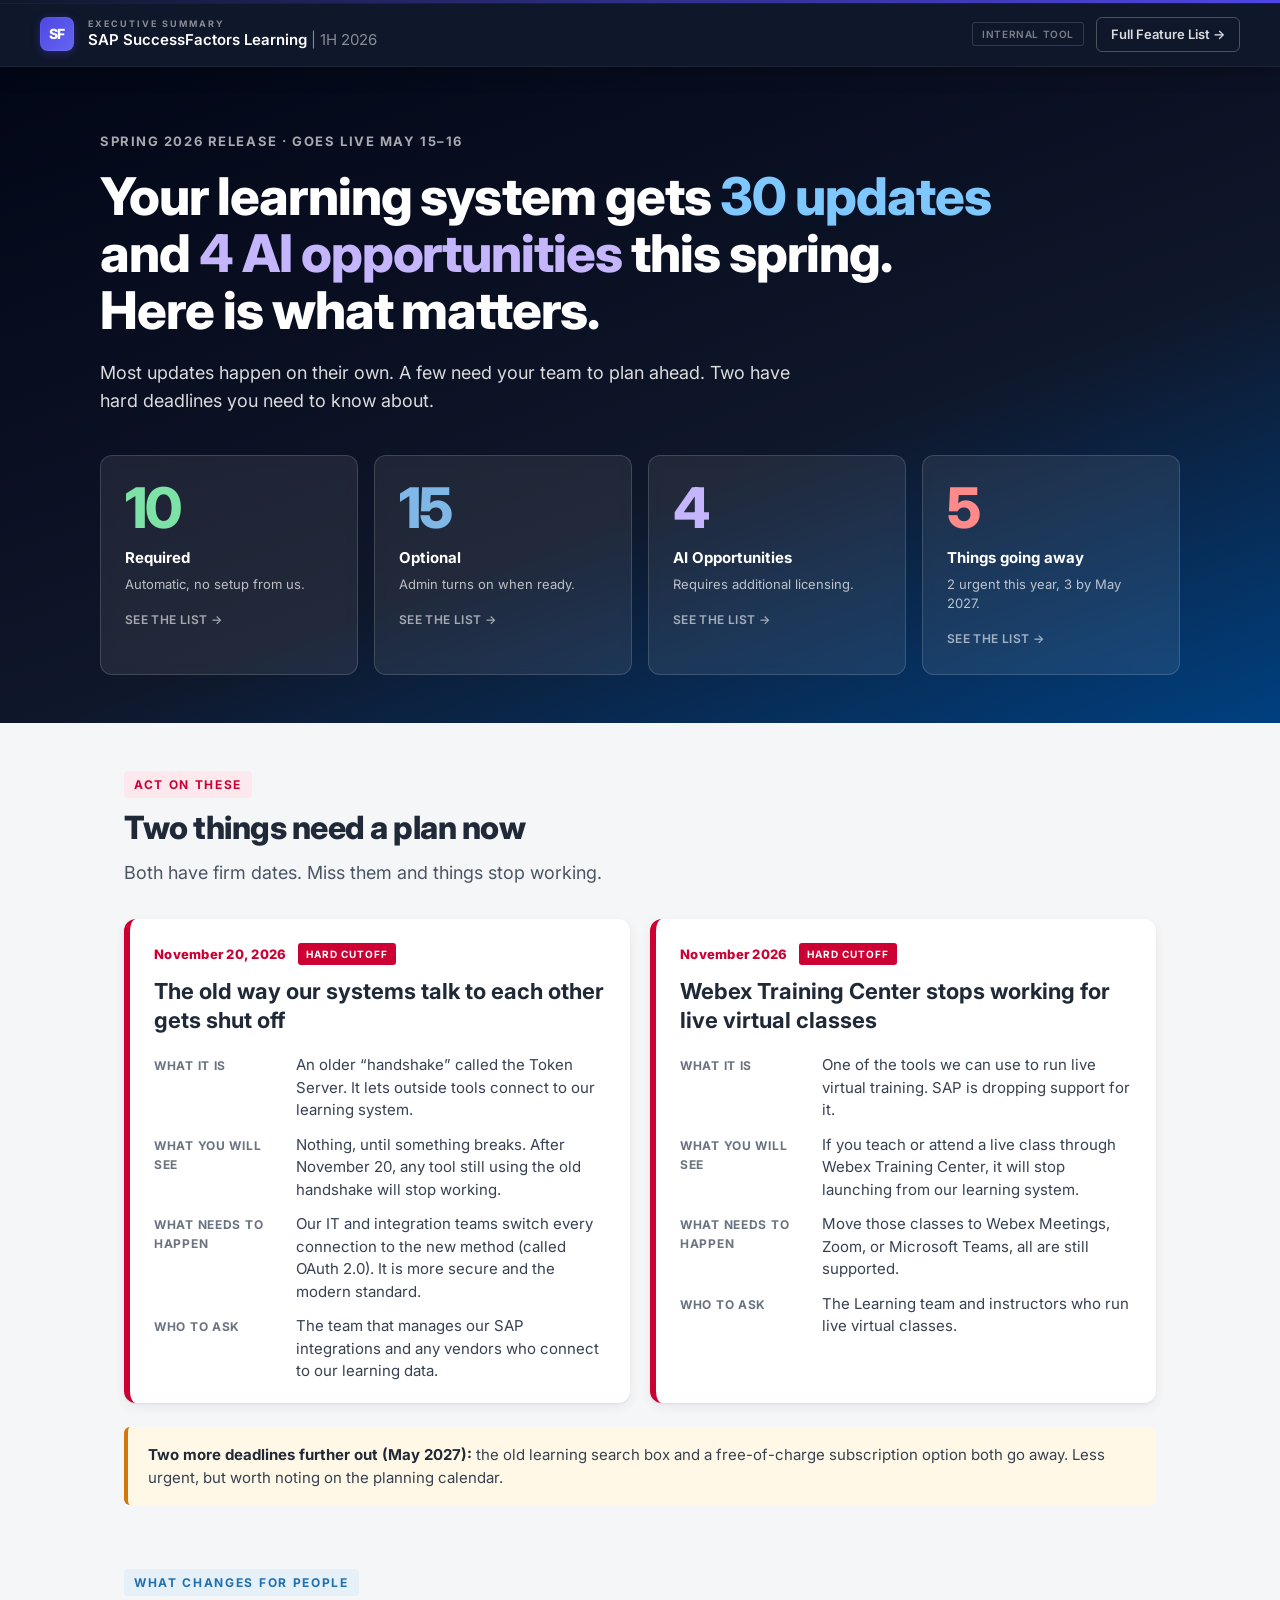
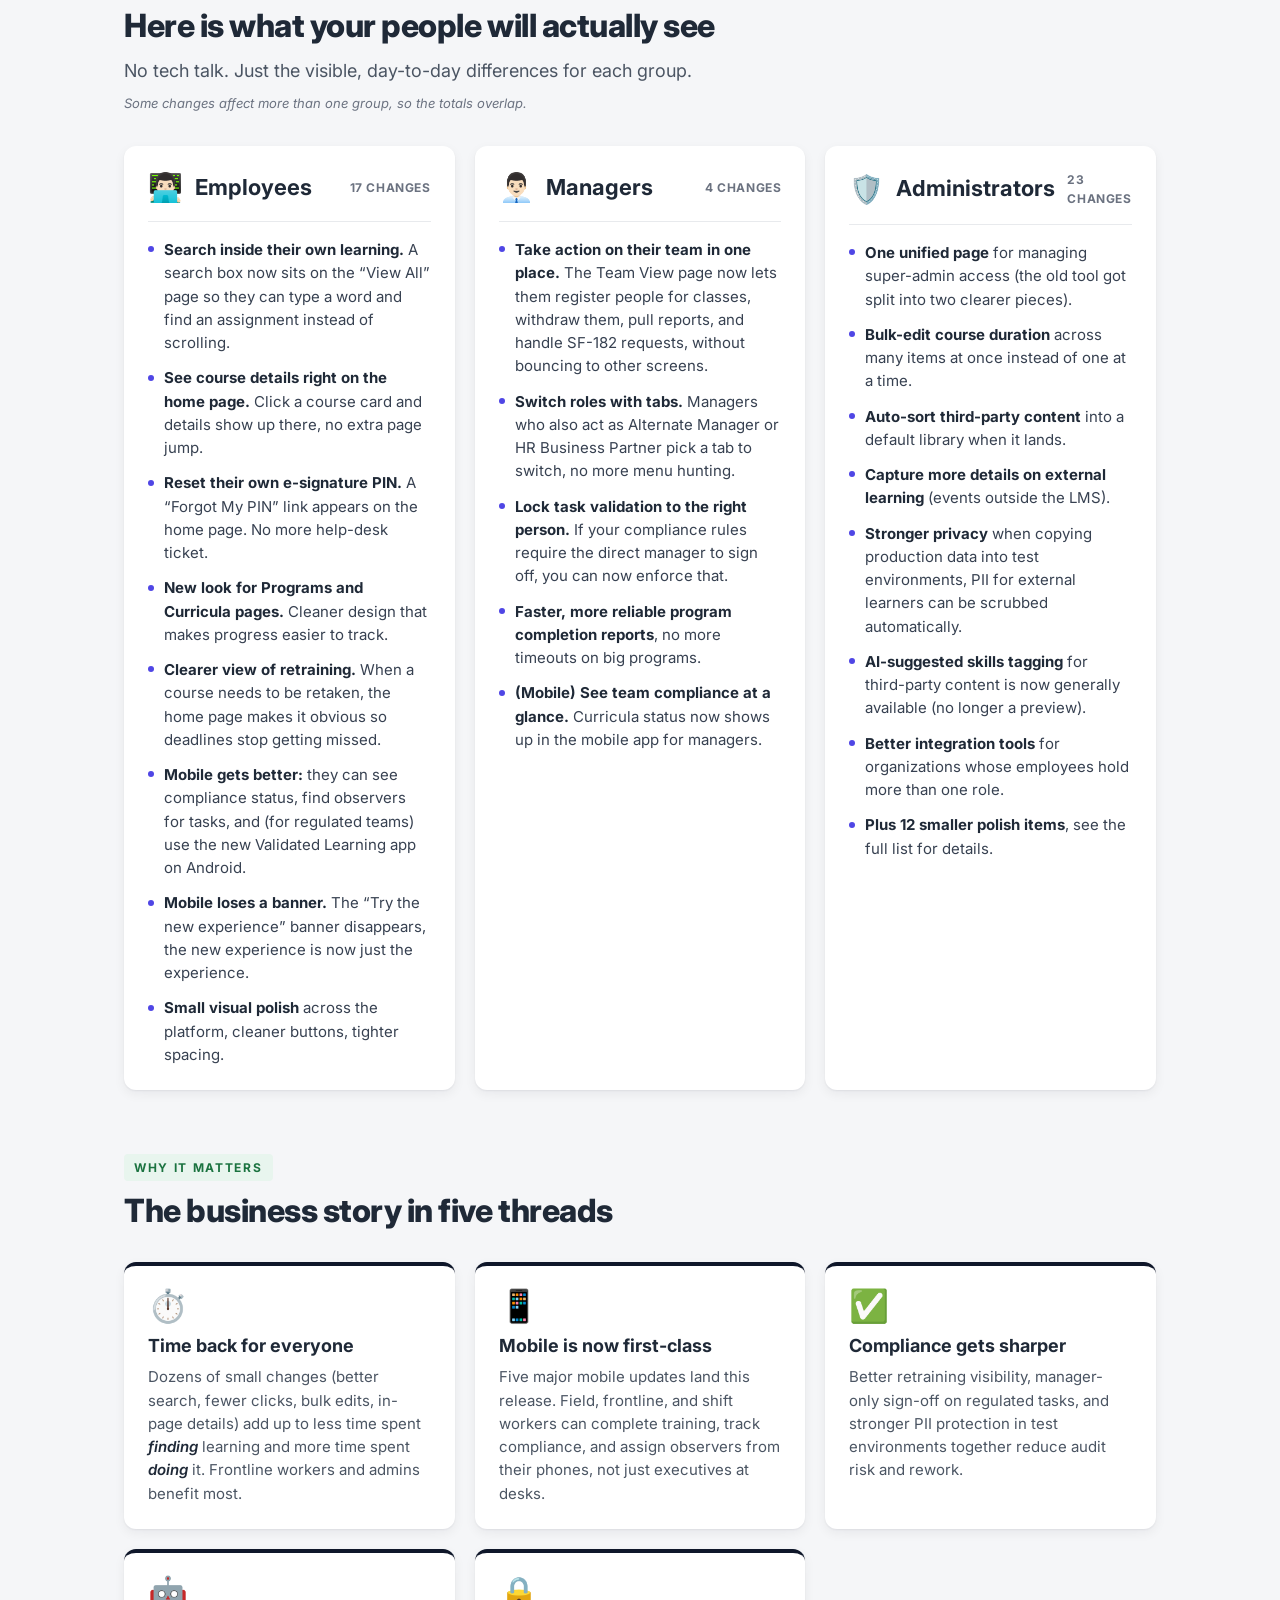
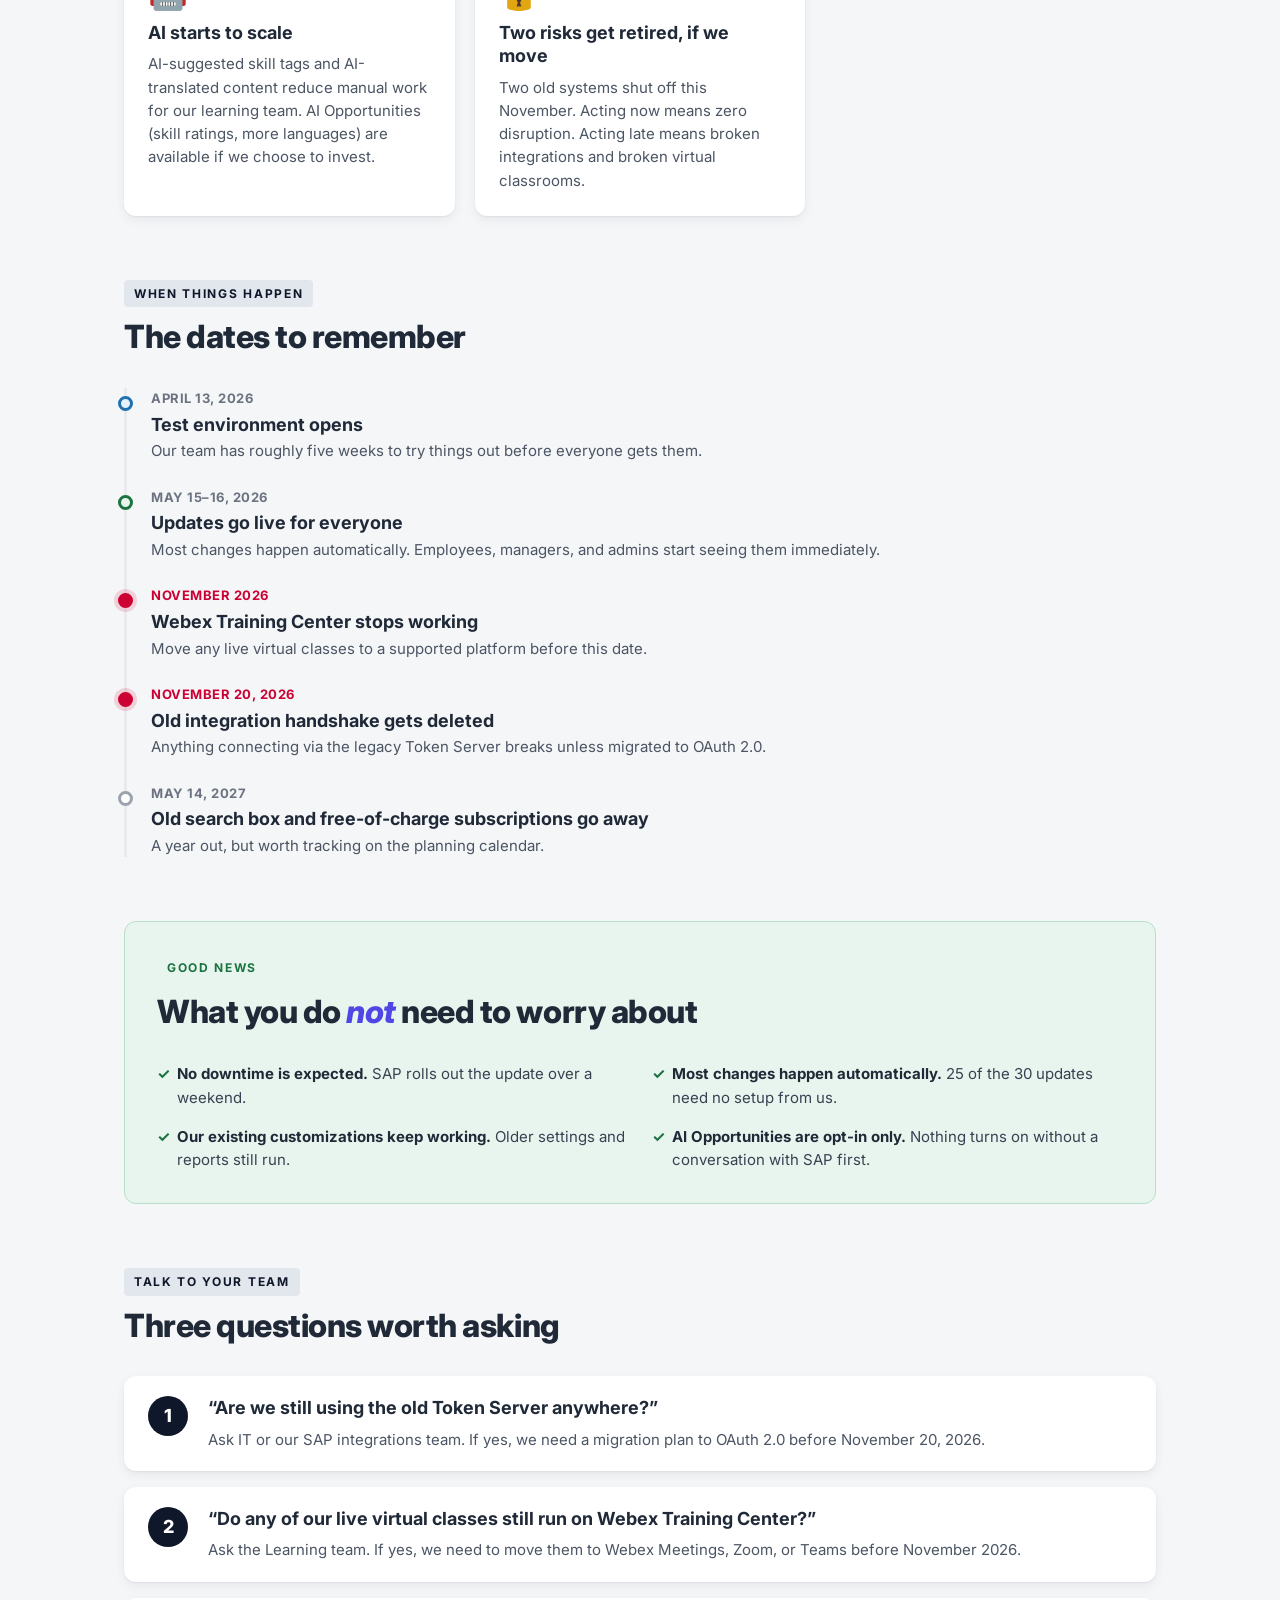
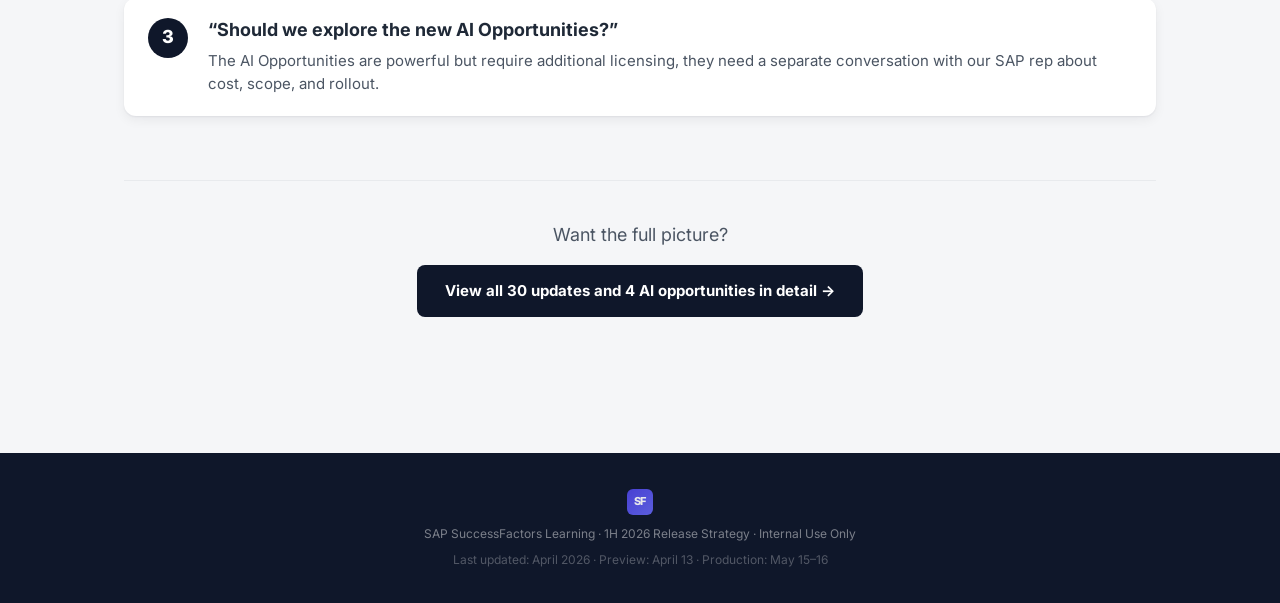
<file: executive-summary.html>
<!DOCTYPE html>
<html lang="en">
<head>
  <meta charset="UTF-8">
  <meta name="viewport" content="width=device-width, initial-scale=1.0">
  <title>Executive Summary | SAP SuccessFactors Learning 1H 2026</title>
  <link rel="stylesheet" href="style.css">
</head>
<body class="exec-page">
  <div class="brand-topband"></div>
  <header class="site-header">
    <div class="header-inner">
      <a href="./index.html" style="color:inherit;text-decoration:none">
        <div class="header-brand">
          <div class="brand-mark" aria-hidden="true">SF</div>
          <div class="header-brand-text">
            <span class="brand-wordmark">Executive Summary</span>
            <div class="header-title">SAP SuccessFactors Learning <span>| 1H 2026</span></div>
          </div>
        </div>
      </a>
      <div class="header-actions">
        <span class="header-badge-internal">Internal Tool</span>
        <a href="./index.html" class="exec-back-to-full">Full Feature List &rarr;</a>
      </div>
    </div>
  </header>

  <!-- Hero -->
  <section class="exec-hero">
    <div class="exec-hero-inner">
      <p class="exec-eyebrow">Spring 2026 Release &middot; Goes live May 15&ndash;16</p>
      <h1 class="exec-headline">Your learning system gets <span class="exec-headline-updates">30 updates</span> and <span class="exec-headline-ai">4 AI opportunities</span> this spring.<br>Here is what matters.</h1>
      <p class="exec-deck">Most updates happen on their own. A few need your team to plan ahead. Two have hard deadlines you need to know about.</p>

      <div class="exec-tldr">
        <a class="exec-tldr-card exec-tldr-required" href="./index.html?cat=universal" aria-label="View the 10 Required features on the full feature list">
          <div class="exec-tldr-num">10</div>
          <div class="exec-tldr-label">Required</div>
          <div class="exec-tldr-sub">Automatic, no setup from us.</div>
          <span class="exec-tldr-cta" aria-hidden="true">See the list &rarr;</span>
        </a>
        <a class="exec-tldr-card exec-tldr-optional" href="./index.html?cat=optin" aria-label="View the 15 Optional features on the full feature list">
          <div class="exec-tldr-num">15</div>
          <div class="exec-tldr-label">Optional</div>
          <div class="exec-tldr-sub">Admin turns on when ready.</div>
          <span class="exec-tldr-cta" aria-hidden="true">See the list &rarr;</span>
        </a>
        <a class="exec-tldr-card exec-tldr-ai" href="./index.html?cat=premium" aria-label="View the 4 AI Opportunities on the full feature list">
          <div class="exec-tldr-num">4</div>
          <div class="exec-tldr-label">AI Opportunities</div>
          <div class="exec-tldr-sub">Requires additional licensing.</div>
          <span class="exec-tldr-cta" aria-hidden="true">See the list &rarr;</span>
        </a>
        <a class="exec-tldr-card exec-tldr-action" href="./index.html?cat=deprecation" aria-label="View the 5 Deprecation features on the full feature list">
          <div class="exec-tldr-num">5</div>
          <div class="exec-tldr-label">Things going away</div>
          <div class="exec-tldr-sub">2 urgent this year, 3 by May 2027.</div>
          <span class="exec-tldr-cta" aria-hidden="true">See the list &rarr;</span>
        </a>
      </div>
    </div>
  </section>

  <main class="exec-container">

    <!-- Section: Two things you must act on -->
    <section class="exec-section exec-must-act">
      <div class="exec-section-head">
        <span class="exec-section-kicker exec-kicker-red">Act on these</span>
        <h2 class="exec-section-title">Two things need a plan now</h2>
        <p class="exec-section-deck">Both have firm dates. Miss them and things stop working.</p>
      </div>

      <div class="exec-action-grid">
        <article class="exec-action-card">
          <div class="exec-action-deadline">
            <span class="exec-action-when">November 20, 2026</span>
            <span class="exec-action-tag">Hard cutoff</span>
          </div>
          <h3 class="exec-action-title">The old way our systems talk to each other gets shut off</h3>
          <dl class="exec-action-meta">
            <div><dt>What it is</dt><dd>An older &ldquo;handshake&rdquo; called the Token Server. It lets outside tools connect to our learning system.</dd></div>
            <div><dt>What you will see</dt><dd>Nothing, until something breaks. After November 20, any tool still using the old handshake will stop working.</dd></div>
            <div><dt>What needs to happen</dt><dd>Our IT and integration teams switch every connection to the new method (called OAuth&nbsp;2.0). It is more secure and the modern standard.</dd></div>
            <div><dt>Who to ask</dt><dd>The team that manages our SAP integrations and any vendors who connect to our learning data.</dd></div>
          </dl>
        </article>

        <article class="exec-action-card">
          <div class="exec-action-deadline">
            <span class="exec-action-when">November 2026</span>
            <span class="exec-action-tag">Hard cutoff</span>
          </div>
          <h3 class="exec-action-title">Webex Training Center stops working for live virtual classes</h3>
          <dl class="exec-action-meta">
            <div><dt>What it is</dt><dd>One of the tools we can use to run live virtual training. SAP is dropping support for it.</dd></div>
            <div><dt>What you will see</dt><dd>If you teach or attend a live class through Webex Training Center, it will stop launching from our learning system.</dd></div>
            <div><dt>What needs to happen</dt><dd>Move those classes to Webex Meetings, Zoom, or Microsoft Teams, all are still supported.</dd></div>
            <div><dt>Who to ask</dt><dd>The Learning team and instructors who run live virtual classes.</dd></div>
          </dl>
        </article>
      </div>

      <div class="exec-aside">
        <strong>Two more deadlines further out (May 2027):</strong>
        the old learning search box and a free-of-charge subscription option both go away. Less urgent, but worth noting on the planning calendar.
      </div>
    </section>

    <!-- Section: What people will notice -->
    <section class="exec-section">
      <div class="exec-section-head">
        <span class="exec-section-kicker exec-kicker-blue">What changes for people</span>
        <h2 class="exec-section-title">Here is what your people will actually see</h2>
        <p class="exec-section-deck">No tech talk. Just the visible, day-to-day differences for each group.</p>
        <p class="exec-section-note">Some changes affect more than one group, so the totals overlap.</p>
      </div>

      <div class="exec-audience-grid">
        <!-- Employees -->
        <div class="exec-audience">
          <div class="exec-audience-head">
            <span class="exec-audience-icon" aria-hidden="true">&#128104;&#127995;&#8205;&#128187;</span>
            <h3>Employees</h3>
            <span class="exec-audience-count">17 changes</span>
          </div>
          <ul class="exec-changes">
            <li><strong>Search inside their own learning.</strong> A search box now sits on the &ldquo;View All&rdquo; page so they can type a word and find an assignment instead of scrolling.</li>
            <li><strong>See course details right on the home page.</strong> Click a course card and details show up there, no extra page jump.</li>
            <li><strong>Reset their own e-signature PIN.</strong> A &ldquo;Forgot My PIN&rdquo; link appears on the home page. No more help-desk ticket.</li>
            <li><strong>New look for Programs and Curricula pages.</strong> Cleaner design that makes progress easier to track.</li>
            <li><strong>Clearer view of retraining.</strong> When a course needs to be retaken, the home page makes it obvious so deadlines stop getting missed.</li>
            <li><strong>Mobile gets better:</strong> they can see compliance status, find observers for tasks, and (for regulated teams) use the new Validated Learning app on Android.</li>
            <li><strong>Mobile loses a banner.</strong> The &ldquo;Try the new experience&rdquo; banner disappears, the new experience is now just the experience.</li>
            <li><strong>Small visual polish</strong> across the platform, cleaner buttons, tighter spacing.</li>
          </ul>
        </div>

        <!-- Managers -->
        <div class="exec-audience">
          <div class="exec-audience-head">
            <span class="exec-audience-icon" aria-hidden="true">&#128104;&#127995;&#8205;&#128188;</span>
            <h3>Managers</h3>
            <span class="exec-audience-count">4 changes</span>
          </div>
          <ul class="exec-changes">
            <li><strong>Take action on their team in one place.</strong> The Team View page now lets them register people for classes, withdraw them, pull reports, and handle SF-182 requests, without bouncing to other screens.</li>
            <li><strong>Switch roles with tabs.</strong> Managers who also act as Alternate Manager or HR Business Partner pick a tab to switch, no more menu hunting.</li>
            <li><strong>Lock task validation to the right person.</strong> If your compliance rules require the direct manager to sign off, you can now enforce that.</li>
            <li><strong>Faster, more reliable program completion reports</strong>, no more timeouts on big programs.</li>
            <li><strong>(Mobile) See team compliance at a glance.</strong> Curricula status now shows up in the mobile app for managers.</li>
          </ul>
        </div>

        <!-- Admins -->
        <div class="exec-audience">
          <div class="exec-audience-head">
            <span class="exec-audience-icon" aria-hidden="true">&#128737;&#65039;</span>
            <h3>Administrators</h3>
            <span class="exec-audience-count">23 changes</span>
          </div>
          <ul class="exec-changes">
            <li><strong>One unified page</strong> for managing super-admin access (the old tool got split into two clearer pieces).</li>
            <li><strong>Bulk-edit course duration</strong> across many items at once instead of one at a time.</li>
            <li><strong>Auto-sort third-party content</strong> into a default library when it lands.</li>
            <li><strong>Capture more details on external learning</strong> (events outside the LMS).</li>
            <li><strong>Stronger privacy</strong> when copying production data into test environments, PII for external learners can be scrubbed automatically.</li>
            <li><strong>AI-suggested skills tagging</strong> for third-party content is now generally available (no longer a preview).</li>
            <li><strong>Better integration tools</strong> for organizations whose employees hold more than one role.</li>
            <li><strong>Plus 12 smaller polish items</strong>, see the full list for details.</li>
          </ul>
        </div>
      </div>
    </section>

    <!-- Section: Business value -->
    <section class="exec-section exec-value-section">
      <div class="exec-section-head">
        <span class="exec-section-kicker exec-kicker-green">Why it matters</span>
        <h2 class="exec-section-title">The business story in five threads</h2>
      </div>

      <div class="exec-value-grid">
        <div class="exec-value">
          <div class="exec-value-icon" aria-hidden="true">&#9201;&#65039;</div>
          <h4>Time back for everyone</h4>
          <p>Dozens of small changes (better search, fewer clicks, bulk edits, in-page details) add up to less time spent <em>finding</em> learning and more time spent <em>doing</em> it. Frontline workers and admins benefit most.</p>
        </div>

        <div class="exec-value">
          <div class="exec-value-icon" aria-hidden="true">&#128241;</div>
          <h4>Mobile is now first-class</h4>
          <p>Five major mobile updates land this release. Field, frontline, and shift workers can complete training, track compliance, and assign observers from their phones, not just executives at desks.</p>
        </div>

        <div class="exec-value">
          <div class="exec-value-icon" aria-hidden="true">&#9989;</div>
          <h4>Compliance gets sharper</h4>
          <p>Better retraining visibility, manager-only sign-off on regulated tasks, and stronger PII protection in test environments together reduce audit risk and rework.</p>
        </div>

        <div class="exec-value">
          <div class="exec-value-icon" aria-hidden="true">&#129302;</div>
          <h4>AI starts to scale</h4>
          <p>AI-suggested skill tags and AI-translated content reduce manual work for our learning team. AI Opportunities (skill ratings, more languages) are available if we choose to invest.</p>
        </div>

        <div class="exec-value">
          <div class="exec-value-icon" aria-hidden="true">&#128274;</div>
          <h4>Two risks get retired, if we move</h4>
          <p>Two old systems shut off this November. Acting now means zero disruption. Acting late means broken integrations and broken virtual classrooms.</p>
        </div>
      </div>
    </section>

    <!-- Section: Calendar / Timeline -->
    <section class="exec-section">
      <div class="exec-section-head">
        <span class="exec-section-kicker exec-kicker-navy">When things happen</span>
        <h2 class="exec-section-title">The dates to remember</h2>
      </div>

      <ol class="exec-cal">
        <li class="exec-cal-item exec-cal-now">
          <div class="exec-cal-date">April 13, 2026</div>
          <div class="exec-cal-event">Test environment opens</div>
          <div class="exec-cal-note">Our team has roughly five weeks to try things out before everyone gets them.</div>
        </li>
        <li class="exec-cal-item exec-cal-launch">
          <div class="exec-cal-date">May 15&ndash;16, 2026</div>
          <div class="exec-cal-event">Updates go live for everyone</div>
          <div class="exec-cal-note">Most changes happen automatically. Employees, managers, and admins start seeing them immediately.</div>
        </li>
        <li class="exec-cal-item exec-cal-critical">
          <div class="exec-cal-date">November 2026</div>
          <div class="exec-cal-event">Webex Training Center stops working</div>
          <div class="exec-cal-note">Move any live virtual classes to a supported platform before this date.</div>
        </li>
        <li class="exec-cal-item exec-cal-critical">
          <div class="exec-cal-date">November 20, 2026</div>
          <div class="exec-cal-event">Old integration handshake gets deleted</div>
          <div class="exec-cal-note">Anything connecting via the legacy Token Server breaks unless migrated to OAuth&nbsp;2.0.</div>
        </li>
        <li class="exec-cal-item">
          <div class="exec-cal-date">May 14, 2027</div>
          <div class="exec-cal-event">Old search box and free-of-charge subscriptions go away</div>
          <div class="exec-cal-note">A year out, but worth tracking on the planning calendar.</div>
        </li>
      </ol>
    </section>

    <!-- Section: What you don't need to worry about -->
    <section class="exec-section exec-reassure">
      <div class="exec-section-head">
        <span class="exec-section-kicker exec-kicker-green">Good news</span>
        <h2 class="exec-section-title">What you do <em>not</em> need to worry about</h2>
      </div>
      <ul class="exec-reassure-list">
        <li><strong>No downtime is expected.</strong> SAP rolls out the update over a weekend.</li>
        <li><strong>Most changes happen automatically.</strong> 25 of the 30 updates need no setup from us.</li>
        <li><strong>Our existing customizations keep working.</strong> Older settings and reports still run.</li>
        <li><strong>AI Opportunities are opt-in only.</strong> Nothing turns on without a conversation with SAP first.</li>
      </ul>
    </section>

    <!-- Section: Questions for your team -->
    <section class="exec-section exec-questions-section">
      <div class="exec-section-head">
        <span class="exec-section-kicker exec-kicker-navy">Talk to your team</span>
        <h2 class="exec-section-title">Three questions worth asking</h2>
      </div>
      <ol class="exec-questions">
        <li>
          <span class="exec-q-num">1</span>
          <div>
            <h4>&ldquo;Are we still using the old Token Server anywhere?&rdquo;</h4>
            <p>Ask IT or our SAP integrations team. If yes, we need a migration plan to OAuth&nbsp;2.0 before November 20, 2026.</p>
          </div>
        </li>
        <li>
          <span class="exec-q-num">2</span>
          <div>
            <h4>&ldquo;Do any of our live virtual classes still run on Webex Training Center?&rdquo;</h4>
            <p>Ask the Learning team. If yes, we need to move them to Webex Meetings, Zoom, or Teams before November 2026.</p>
          </div>
        </li>
        <li>
          <span class="exec-q-num">3</span>
          <div>
            <h4>&ldquo;Should we explore the new AI Opportunities?&rdquo;</h4>
            <p>The AI Opportunities are powerful but require additional licensing, they need a separate conversation with our SAP rep about cost, scope, and rollout.</p>
          </div>
        </li>
      </ol>
    </section>

    <div class="exec-footer-cta">
      <p>Want the full picture?</p>
      <a href="./index.html" class="exec-cta-btn">View all 30 updates and 4 AI opportunities in detail &rarr;</a>
    </div>
  </main>

  <footer class="site-footer">
    <div class="footer-brand">
      <div class="footer-mark" aria-hidden="true">SF</div>
    </div>
    <div class="footer-text">SAP SuccessFactors Learning &middot; 1H 2026 Release Strategy &middot; Internal Use Only</div>
    <div class="footer-dates">Last updated: April 2026 &middot; Preview: April 13 &middot; Production: May 15&ndash;16</div>
  </footer>
</body>
</html>
</file>
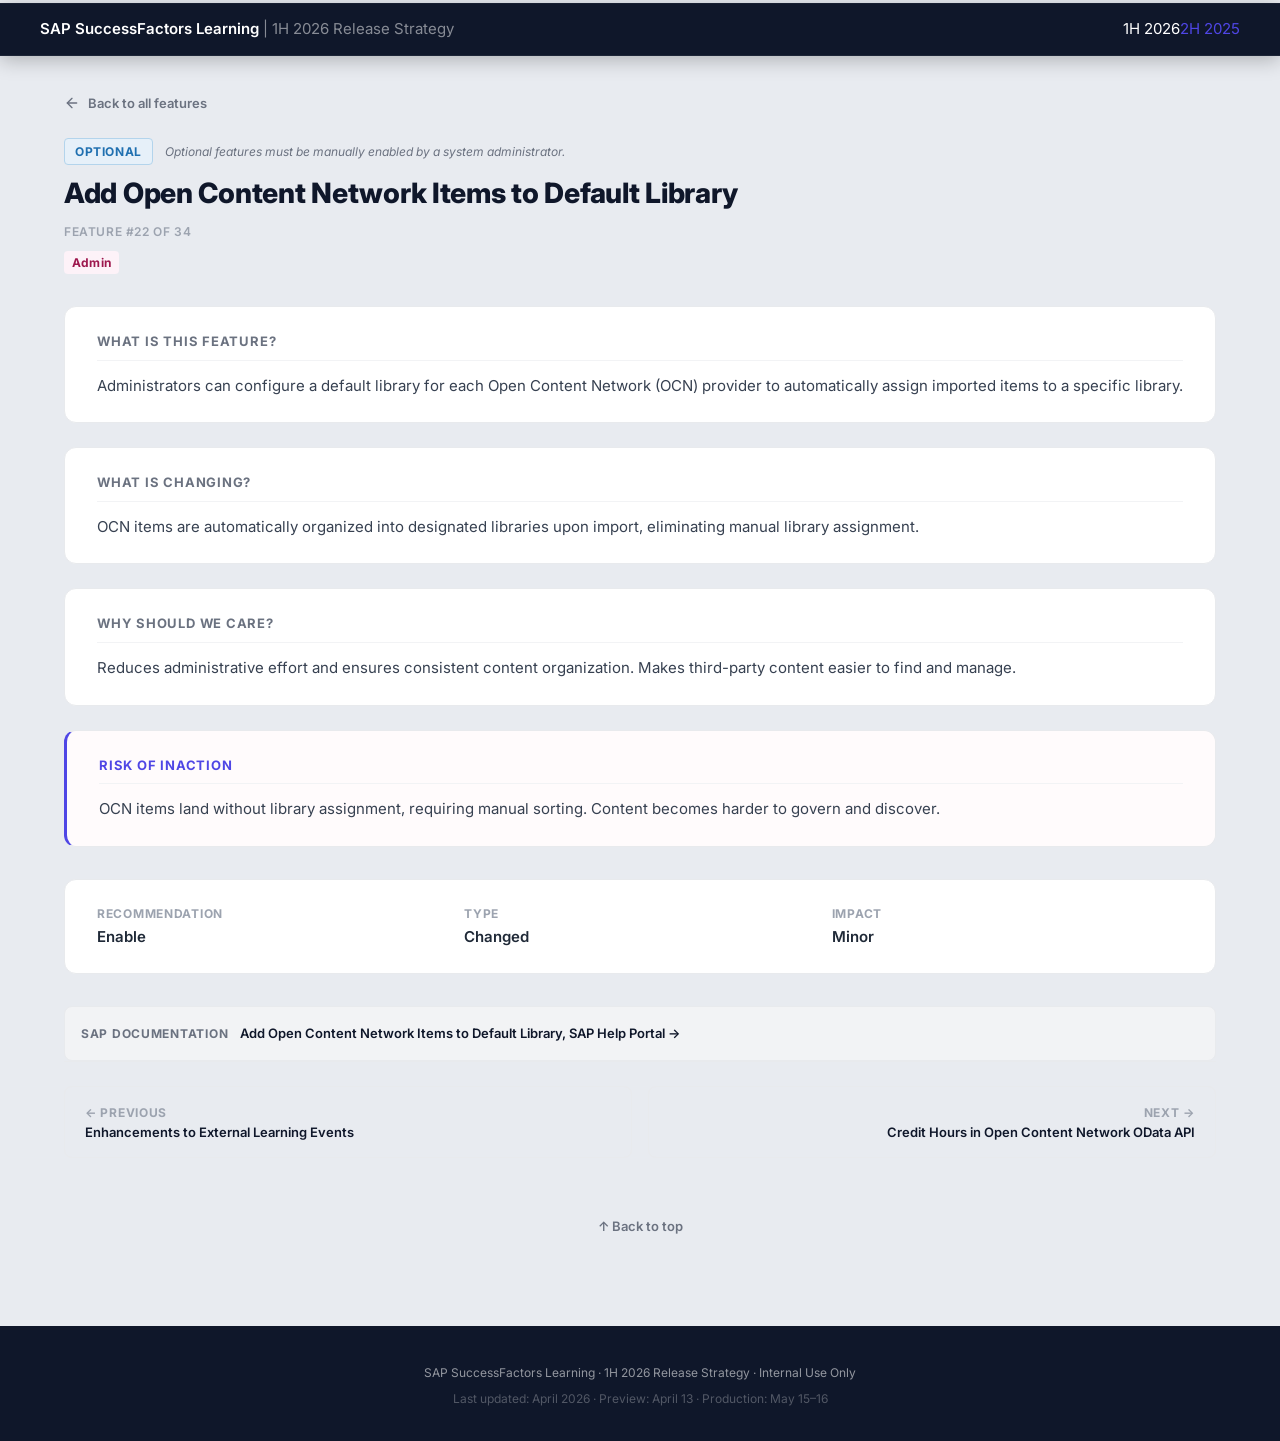
<file: features/add-open-content-network-items-to-default-library.html>
<!DOCTYPE html>
<html lang="en">
<head>
  <meta charset="UTF-8">
  <meta name="viewport" content="width=device-width, initial-scale=1.0">
  <title>Add Open Content Network Items to Default Library | SAP SF Learning 1H 2026</title>
  <link rel="stylesheet" href="../style.css">
</head>
<body>
  <header class="site-header">
    <div class="header-inner">
      <a href="../index.html" style="color:inherit;text-decoration:none">
        <div class="header-title">SAP SuccessFactors Learning <span>| 1H 2026 Release Strategy</span></div>
      </a>
      <div class="release-toggle"><span class="toggle-option active">1H 2026</span><a href="../../2h2025/index.html" class="toggle-option">2H 2025</a></div>
    </div>
  </header>

  <main class="container">
    <a href="../index.html" class="back-link">
      <svg xmlns="http://www.w3.org/2000/svg" width="16" height="16" viewBox="0 0 24 24" fill="none" stroke="currentColor" stroke-width="2" stroke-linecap="round" stroke-linejoin="round"><path d="M19 12H5"/><path d="m12 19-7-7 7-7"/></svg> Back to all features
    </a>

    <div class="feature-page-header">
      <div class="cat-badge-row">
        <span class="badge badge-cat optin">Optional</span>
        <span class="cat-explanation" title="Optional features must be manually enabled by a system administrator.">Optional features must be manually enabled by a system administrator.</span>
      </div>
      <h1>Add Open Content Network Items to Default Library</h1>
      <span class="feature-id">Feature #22 of 34</span>
      <div class="experience-tags">
        <span class="badge badge-exp badge-exp-admin">Admin</span>
      </div>
    </div>

    <div class="content-sections">
      <div class="content-section">
        <h2>What Is This Feature?</h2>
        <p>Administrators can configure a default library for each Open Content Network (OCN) provider to automatically assign imported items to a specific library.</p>
      </div>

      <div class="content-section">
        <h2>What Is Changing?</h2>
        <p>OCN items are automatically organized into designated libraries upon import, eliminating manual library assignment.</p>
      </div>

      <div class="content-section">
        <h2>Why Should We Care?</h2>
        <p>Reduces administrative effort and ensures consistent content organization. Makes third-party content easier to find and manage.</p>
      </div>

      <div class="content-section risk">
        <h2>Risk of Inaction</h2>
        <p>OCN items land without library assignment, requiring manual sorting. Content becomes harder to govern and discover.</p>
      </div>
    </div>

    <div class="meta-bar">
      <div class="meta-item">
        <span class="meta-label">Recommendation</span>
        <span class="meta-value">Enable</span>
      </div>
      <div class="meta-item">
        <span class="meta-label">Type</span>
        <span class="meta-value">Changed</span>
      </div>
      <div class="meta-item">
        <span class="meta-label">Impact</span>
        <span class="meta-value">Minor</span>
      </div>
      
    </div>

    <div class="sap-link-bar">
      <span class="sap-link-label">SAP Documentation</span>
      <a href="https://help.sap.com/docs/PRODUCTS/8e0d540f96474717bbf18df51e54e522/9ddc1e25e6b944749e3743e7981050e4.html?version=cloud&locale=en-US" target="_blank" rel="noopener">Add Open Content Network Items to Default Library, SAP Help Portal &rarr;</a>
    </div>

    <nav class="feature-nav">
      <a href="enhancements-to-external-learning-events.html" class="nav-link prev">
        <span class="nav-link-label">&larr; Previous</span>
        <span class="nav-link-title">Enhancements to External Learning Events</span>
      </a>
      <a href="credit-hours-in-open-content-network-odata-api.html" class="nav-link next">
        <span class="nav-link-label">Next &rarr;</span>
        <span class="nav-link-title">Credit Hours in Open Content Network OData API</span>
      </a>
    </nav>

    <div class="detail-back-top">
      <a href="#" class="back-top-link" onclick="window.scrollTo({top:0,behavior:'smooth'});return false;">&uarr; Back to top</a>
    </div>
  </main>

  <footer class="site-footer">
    <div>SAP SuccessFactors Learning &middot; 1H 2026 Release Strategy &middot; Internal Use Only</div>
    <div class="footer-dates">Last updated: April 2026 &middot; Preview: April 13 &middot; Production: May 15&ndash;16</div>
  </footer>
</body>
</html>
</file>
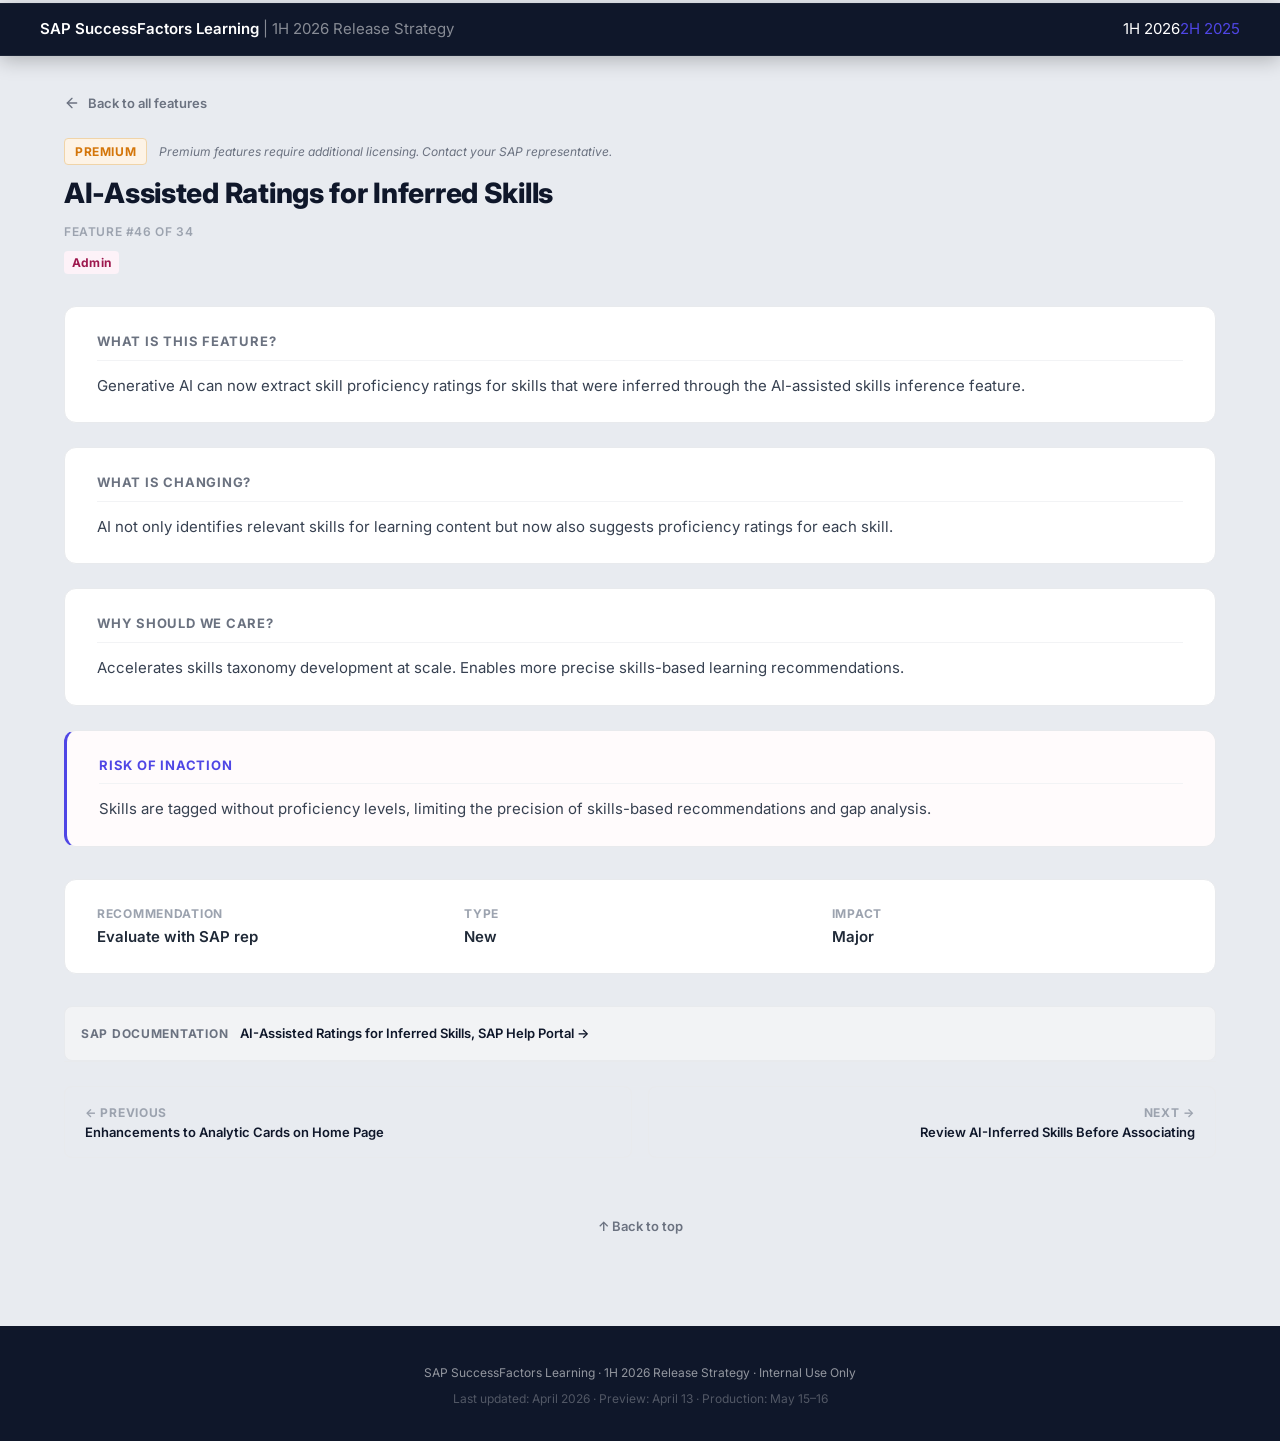
<file: features/ai-assisted-ratings-for-inferred-skills.html>
<!DOCTYPE html>
<html lang="en">
<head>
  <meta charset="UTF-8">
  <meta name="viewport" content="width=device-width, initial-scale=1.0">
  <title>AI-Assisted Ratings for Inferred Skills | SAP SF Learning 1H 2026</title>
  <link rel="stylesheet" href="../style.css">
</head>
<body>
  <header class="site-header">
    <div class="header-inner">
      <a href="../index.html" style="color:inherit;text-decoration:none">
        <div class="header-title">SAP SuccessFactors Learning <span>| 1H 2026 Release Strategy</span></div>
      </a>
      <div class="release-toggle"><span class="toggle-option active">1H 2026</span><a href="../../2h2025/index.html" class="toggle-option">2H 2025</a></div>
    </div>
  </header>

  <main class="container">
    <a href="../index.html" class="back-link">
      <svg xmlns="http://www.w3.org/2000/svg" width="16" height="16" viewBox="0 0 24 24" fill="none" stroke="currentColor" stroke-width="2" stroke-linecap="round" stroke-linejoin="round"><path d="M19 12H5"/><path d="m12 19-7-7 7-7"/></svg> Back to all features
    </a>

    <div class="feature-page-header">
      <div class="cat-badge-row">
        <span class="badge badge-cat premium">Premium</span>
        <span class="cat-explanation" title="Premium features require additional licensing. Contact your SAP representative.">Premium features require additional licensing. Contact your SAP representative.</span>
      </div>
      <h1>AI-Assisted Ratings for Inferred Skills</h1>
      <span class="feature-id">Feature #46 of 34</span>
      <div class="experience-tags">
        <span class="badge badge-exp badge-exp-admin">Admin</span>
      </div>
    </div>

    <div class="content-sections">
      <div class="content-section">
        <h2>What Is This Feature?</h2>
        <p>Generative AI can now extract skill proficiency ratings for skills that were inferred through the AI-assisted skills inference feature.</p>
      </div>

      <div class="content-section">
        <h2>What Is Changing?</h2>
        <p>AI not only identifies relevant skills for learning content but now also suggests proficiency ratings for each skill.</p>
      </div>

      <div class="content-section">
        <h2>Why Should We Care?</h2>
        <p>Accelerates skills taxonomy development at scale. Enables more precise skills-based learning recommendations.</p>
      </div>

      <div class="content-section risk">
        <h2>Risk of Inaction</h2>
        <p>Skills are tagged without proficiency levels, limiting the precision of skills-based recommendations and gap analysis.</p>
      </div>
    </div>

    <div class="meta-bar">
      <div class="meta-item">
        <span class="meta-label">Recommendation</span>
        <span class="meta-value">Evaluate with SAP rep</span>
      </div>
      <div class="meta-item">
        <span class="meta-label">Type</span>
        <span class="meta-value">New</span>
      </div>
      <div class="meta-item">
        <span class="meta-label">Impact</span>
        <span class="meta-value">Major</span>
      </div>
      
    </div>

    <div class="sap-link-bar">
      <span class="sap-link-label">SAP Documentation</span>
      <a href="https://help.sap.com/docs/PRODUCTS/8e0d540f96474717bbf18df51e54e522/7dcdb01a55fa47968046723467708dd0.html?version=cloud&locale=en-US" target="_blank" rel="noopener">AI-Assisted Ratings for Inferred Skills, SAP Help Portal &rarr;</a>
    </div>

    <nav class="feature-nav">
      <a href="enhancements-to-analytic-cards-on-home-page.html" class="nav-link prev">
        <span class="nav-link-label">&larr; Previous</span>
        <span class="nav-link-title">Enhancements to Analytic Cards on Home Page</span>
      </a>
      <a href="review-ai-inferred-skills-before-associating.html" class="nav-link next">
        <span class="nav-link-label">Next &rarr;</span>
        <span class="nav-link-title">Review AI-Inferred Skills Before Associating</span>
      </a>
    </nav>

    <div class="detail-back-top">
      <a href="#" class="back-top-link" onclick="window.scrollTo({top:0,behavior:'smooth'});return false;">&uarr; Back to top</a>
    </div>
  </main>

  <footer class="site-footer">
    <div>SAP SuccessFactors Learning &middot; 1H 2026 Release Strategy &middot; Internal Use Only</div>
    <div class="footer-dates">Last updated: April 2026 &middot; Preview: April 13 &middot; Production: May 15&ndash;16</div>
  </footer>
</body>
</html>
</file>
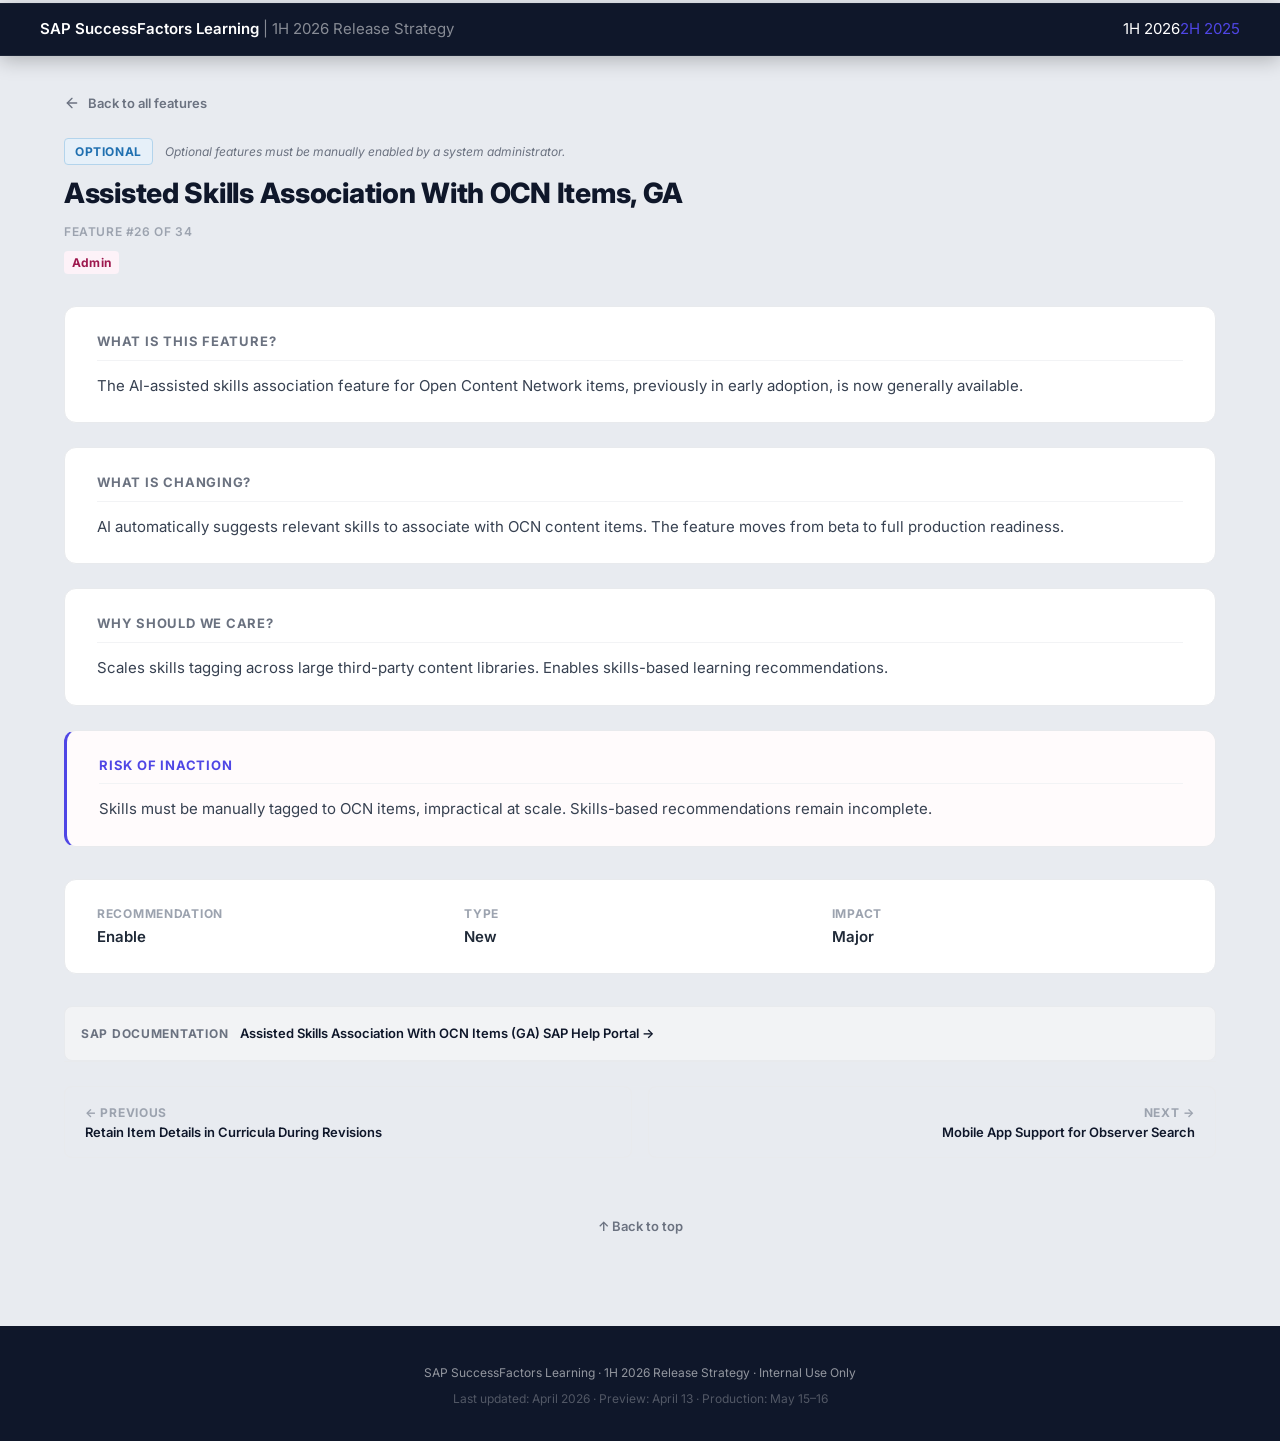
<file: features/assisted-skills-association-with-ocn-items-ga.html>
<!DOCTYPE html>
<html lang="en">
<head>
  <meta charset="UTF-8">
  <meta name="viewport" content="width=device-width, initial-scale=1.0">
  <title>Assisted Skills Association With OCN Items | GA | SAP SF Learning 1H 2026</title>
  <link rel="stylesheet" href="../style.css">
</head>
<body>
  <header class="site-header">
    <div class="header-inner">
      <a href="../index.html" style="color:inherit;text-decoration:none">
        <div class="header-title">SAP SuccessFactors Learning <span>| 1H 2026 Release Strategy</span></div>
      </a>
      <div class="release-toggle"><span class="toggle-option active">1H 2026</span><a href="../../2h2025/index.html" class="toggle-option">2H 2025</a></div>
    </div>
  </header>

  <main class="container">
    <a href="../index.html" class="back-link">
      <svg xmlns="http://www.w3.org/2000/svg" width="16" height="16" viewBox="0 0 24 24" fill="none" stroke="currentColor" stroke-width="2" stroke-linecap="round" stroke-linejoin="round"><path d="M19 12H5"/><path d="m12 19-7-7 7-7"/></svg> Back to all features
    </a>

    <div class="feature-page-header">
      <div class="cat-badge-row">
        <span class="badge badge-cat optin">Optional</span>
        <span class="cat-explanation" title="Optional features must be manually enabled by a system administrator.">Optional features must be manually enabled by a system administrator.</span>
      </div>
      <h1>Assisted Skills Association With OCN Items, GA</h1>
      <span class="feature-id">Feature #26 of 34</span>
      <div class="experience-tags">
        <span class="badge badge-exp badge-exp-admin">Admin</span>
      </div>
    </div>

    <div class="content-sections">
      <div class="content-section">
        <h2>What Is This Feature?</h2>
        <p>The AI-assisted skills association feature for Open Content Network items, previously in early adoption, is now generally available.</p>
      </div>

      <div class="content-section">
        <h2>What Is Changing?</h2>
        <p>AI automatically suggests relevant skills to associate with OCN content items. The feature moves from beta to full production readiness.</p>
      </div>

      <div class="content-section">
        <h2>Why Should We Care?</h2>
        <p>Scales skills tagging across large third-party content libraries. Enables skills-based learning recommendations.</p>
      </div>

      <div class="content-section risk">
        <h2>Risk of Inaction</h2>
        <p>Skills must be manually tagged to OCN items, impractical at scale. Skills-based recommendations remain incomplete.</p>
      </div>
    </div>

    <div class="meta-bar">
      <div class="meta-item">
        <span class="meta-label">Recommendation</span>
        <span class="meta-value">Enable</span>
      </div>
      <div class="meta-item">
        <span class="meta-label">Type</span>
        <span class="meta-value">New</span>
      </div>
      <div class="meta-item">
        <span class="meta-label">Impact</span>
        <span class="meta-value">Major</span>
      </div>
      
    </div>

    <div class="sap-link-bar">
      <span class="sap-link-label">SAP Documentation</span>
      <a href="https://help.sap.com/docs/PRODUCTS/8e0d540f96474717bbf18df51e54e522/e1dbfa3f709b4e63bf26c8b3e6db12be.html?version=cloud&locale=en-US" target="_blank" rel="noopener">Assisted Skills Association With OCN Items (GA) SAP Help Portal &rarr;</a>
    </div>

    <nav class="feature-nav">
      <a href="retain-item-details-in-curricula-during-revisions.html" class="nav-link prev">
        <span class="nav-link-label">&larr; Previous</span>
        <span class="nav-link-title">Retain Item Details in Curricula During Revisions</span>
      </a>
      <a href="mobile-app-support-for-observer-search.html" class="nav-link next">
        <span class="nav-link-label">Next &rarr;</span>
        <span class="nav-link-title">Mobile App Support for Observer Search</span>
      </a>
    </nav>

    <div class="detail-back-top">
      <a href="#" class="back-top-link" onclick="window.scrollTo({top:0,behavior:'smooth'});return false;">&uarr; Back to top</a>
    </div>
  </main>

  <footer class="site-footer">
    <div>SAP SuccessFactors Learning &middot; 1H 2026 Release Strategy &middot; Internal Use Only</div>
    <div class="footer-dates">Last updated: April 2026 &middot; Preview: April 13 &middot; Production: May 15&ndash;16</div>
  </footer>
</body>
</html>
</file>
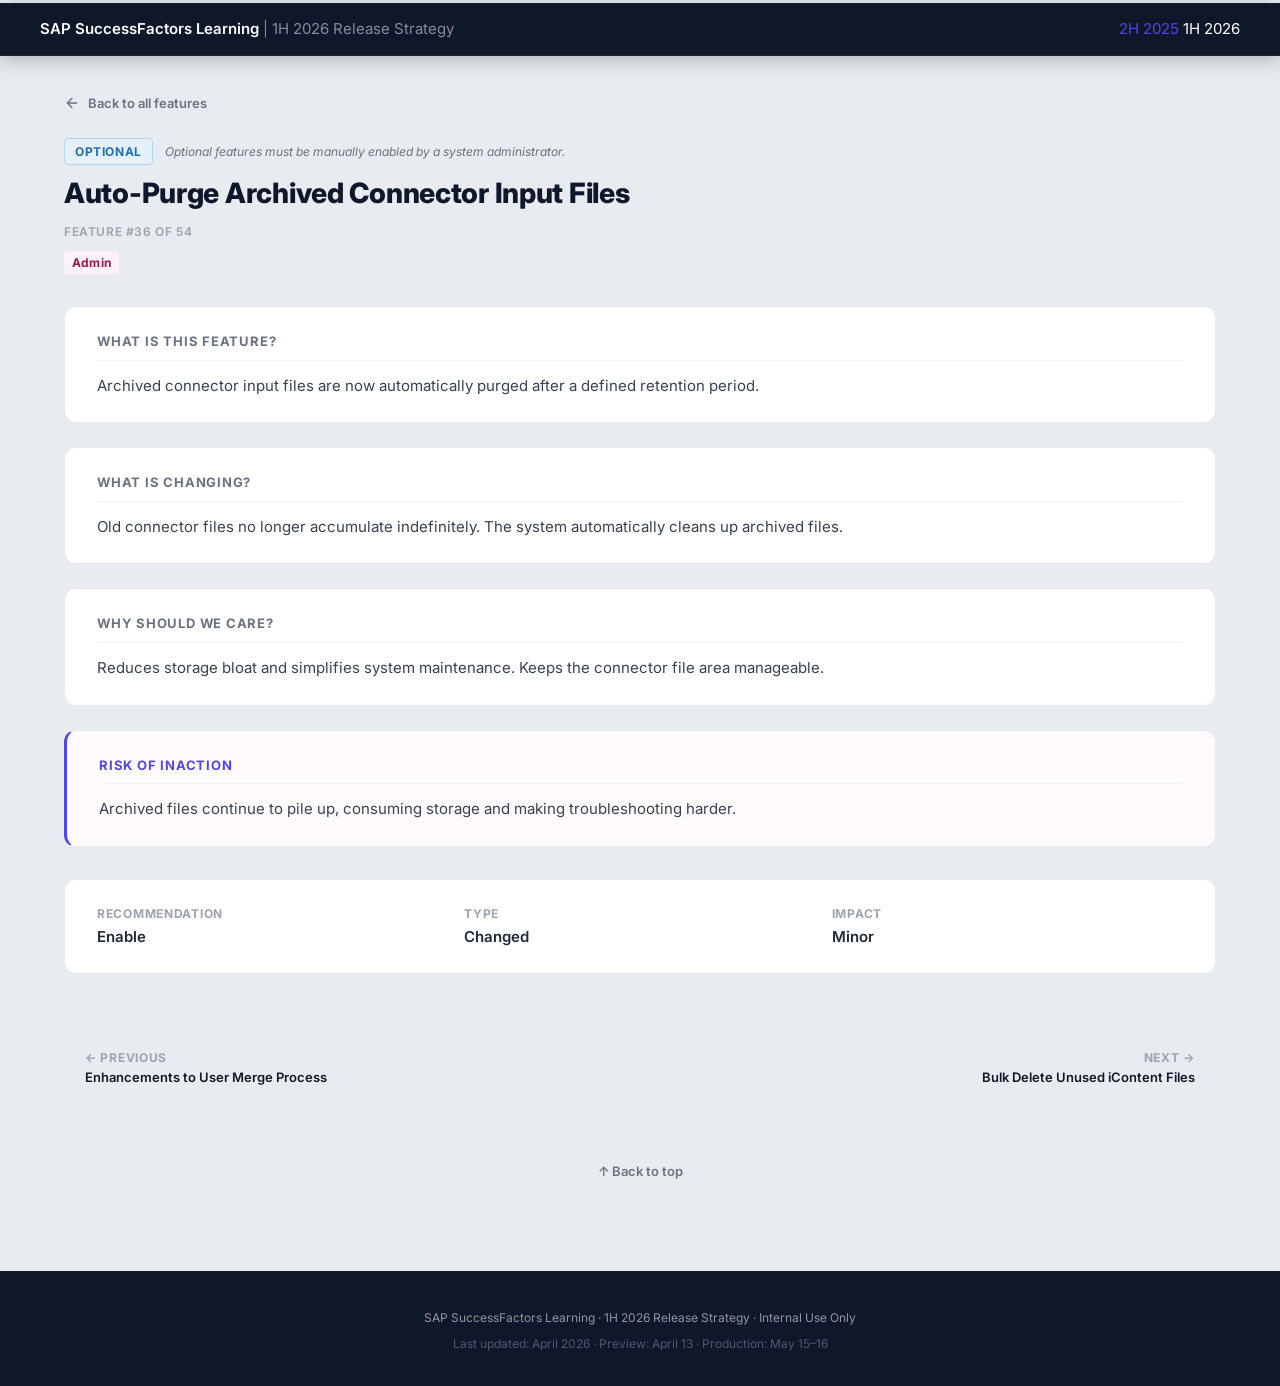
<file: features/auto-purge-archived-connector-input-files.html>
<!DOCTYPE html>
<html lang="en">
<head>
  <meta charset="UTF-8">
  <meta name="viewport" content="width=device-width, initial-scale=1.0">
  <title>Auto-Purge Archived Connector Input Files | SAP SF Learning 1H 2026</title>
  <link rel="stylesheet" href="../style.css">
</head>
<body>
  <header class="site-header">
    <div class="header-inner">
      <a href="../index.html" style="color:inherit;text-decoration:none">
        <div class="header-title">SAP SuccessFactors Learning <span>| 1H 2026 Release Strategy</span></div>
      </a>
      <div class="release-toggle">
      <a href="../../2h2025/index.html" class="toggle-option">2H 2025</a>
      <span class="toggle-option active">1H 2026</span>
    </div>
    </div>
  </header>

  <main class="container">
    <a href="../index.html" class="back-link">
      <svg xmlns="http://www.w3.org/2000/svg" width="16" height="16" viewBox="0 0 24 24" fill="none" stroke="currentColor" stroke-width="2" stroke-linecap="round" stroke-linejoin="round"><path d="M19 12H5"/><path d="m12 19-7-7 7-7"/></svg> Back to all features
    </a>

    <div class="feature-page-header">
      <div class="cat-badge-row">
        <span class="badge badge-cat optin">Optional</span>
        <span class="cat-explanation" title="Optional features must be manually enabled by a system administrator.">Optional features must be manually enabled by a system administrator.</span>
      </div>
      <h1>Auto-Purge Archived Connector Input Files</h1>
      <span class="feature-id">Feature #36 of 54</span>
      <div class="experience-tags">
        <span class="badge badge-exp badge-exp-admin">Admin</span>
      </div>
    </div>

    <div class="content-sections">
      <div class="content-section">
        <h2>What Is This Feature?</h2>
        <p>Archived connector input files are now automatically purged after a defined retention period.</p>
      </div>

      <div class="content-section">
        <h2>What Is Changing?</h2>
        <p>Old connector files no longer accumulate indefinitely. The system automatically cleans up archived files.</p>
      </div>

      <div class="content-section">
        <h2>Why Should We Care?</h2>
        <p>Reduces storage bloat and simplifies system maintenance. Keeps the connector file area manageable.</p>
      </div>

      <div class="content-section risk">
        <h2>Risk of Inaction</h2>
        <p>Archived files continue to pile up, consuming storage and making troubleshooting harder.</p>
      </div>
    </div>

    <div class="meta-bar">
      <div class="meta-item">
        <span class="meta-label">Recommendation</span>
        <span class="meta-value">Enable</span>
      </div>
      <div class="meta-item">
        <span class="meta-label">Type</span>
        <span class="meta-value">Changed</span>
      </div>
      <div class="meta-item">
        <span class="meta-label">Impact</span>
        <span class="meta-value">Minor</span>
      </div>
      
    </div>

    <nav class="feature-nav">
      <a href="enhancements-to-user-merge-process.html" class="nav-link prev">
        <span class="nav-link-label">&larr; Previous</span>
        <span class="nav-link-title">Enhancements to User Merge Process</span>
      </a>
      <a href="bulk-delete-unused-icontent-files.html" class="nav-link next">
        <span class="nav-link-label">Next &rarr;</span>
        <span class="nav-link-title">Bulk Delete Unused iContent Files</span>
      </a>
    </nav>

    <div class="detail-back-top">
      <a href="#" class="back-top-link" onclick="window.scrollTo({top:0,behavior:'smooth'});return false;">&uarr; Back to top</a>
    </div>
  </main>

  <footer class="site-footer">
    <div>SAP SuccessFactors Learning &middot; 1H 2026 Release Strategy &middot; Internal Use Only</div>
    <div class="footer-dates">Last updated: April 2026 &middot; Preview: April 13 &middot; Production: May 15&ndash;16</div>
  </footer>
</body>
</html>
</file>
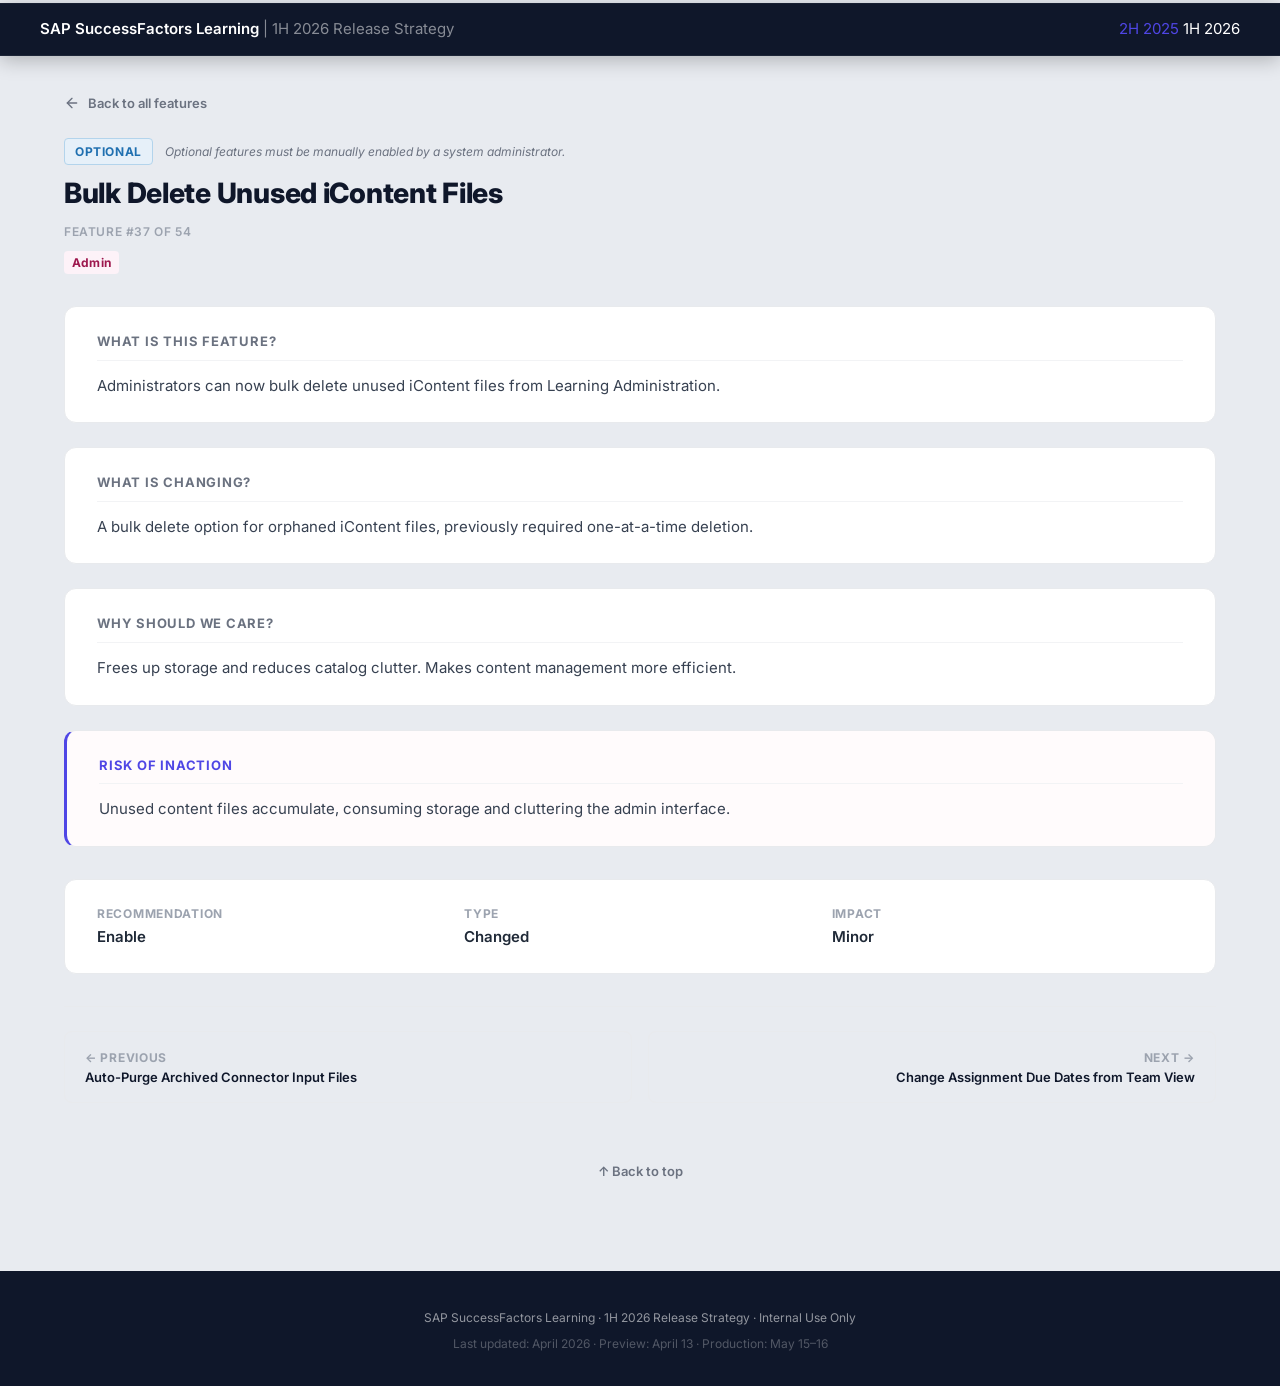
<file: features/bulk-delete-unused-icontent-files.html>
<!DOCTYPE html>
<html lang="en">
<head>
  <meta charset="UTF-8">
  <meta name="viewport" content="width=device-width, initial-scale=1.0">
  <title>Bulk Delete Unused iContent Files | SAP SF Learning 1H 2026</title>
  <link rel="stylesheet" href="../style.css">
</head>
<body>
  <header class="site-header">
    <div class="header-inner">
      <a href="../index.html" style="color:inherit;text-decoration:none">
        <div class="header-title">SAP SuccessFactors Learning <span>| 1H 2026 Release Strategy</span></div>
      </a>
      <div class="release-toggle">
      <a href="../../2h2025/index.html" class="toggle-option">2H 2025</a>
      <span class="toggle-option active">1H 2026</span>
    </div>
    </div>
  </header>

  <main class="container">
    <a href="../index.html" class="back-link">
      <svg xmlns="http://www.w3.org/2000/svg" width="16" height="16" viewBox="0 0 24 24" fill="none" stroke="currentColor" stroke-width="2" stroke-linecap="round" stroke-linejoin="round"><path d="M19 12H5"/><path d="m12 19-7-7 7-7"/></svg> Back to all features
    </a>

    <div class="feature-page-header">
      <div class="cat-badge-row">
        <span class="badge badge-cat optin">Optional</span>
        <span class="cat-explanation" title="Optional features must be manually enabled by a system administrator.">Optional features must be manually enabled by a system administrator.</span>
      </div>
      <h1>Bulk Delete Unused iContent Files</h1>
      <span class="feature-id">Feature #37 of 54</span>
      <div class="experience-tags">
        <span class="badge badge-exp badge-exp-admin">Admin</span>
      </div>
    </div>

    <div class="content-sections">
      <div class="content-section">
        <h2>What Is This Feature?</h2>
        <p>Administrators can now bulk delete unused iContent files from Learning Administration.</p>
      </div>

      <div class="content-section">
        <h2>What Is Changing?</h2>
        <p>A bulk delete option for orphaned iContent files, previously required one-at-a-time deletion.</p>
      </div>

      <div class="content-section">
        <h2>Why Should We Care?</h2>
        <p>Frees up storage and reduces catalog clutter. Makes content management more efficient.</p>
      </div>

      <div class="content-section risk">
        <h2>Risk of Inaction</h2>
        <p>Unused content files accumulate, consuming storage and cluttering the admin interface.</p>
      </div>
    </div>

    <div class="meta-bar">
      <div class="meta-item">
        <span class="meta-label">Recommendation</span>
        <span class="meta-value">Enable</span>
      </div>
      <div class="meta-item">
        <span class="meta-label">Type</span>
        <span class="meta-value">Changed</span>
      </div>
      <div class="meta-item">
        <span class="meta-label">Impact</span>
        <span class="meta-value">Minor</span>
      </div>
      
    </div>

    <nav class="feature-nav">
      <a href="auto-purge-archived-connector-input-files.html" class="nav-link prev">
        <span class="nav-link-label">&larr; Previous</span>
        <span class="nav-link-title">Auto-Purge Archived Connector Input Files</span>
      </a>
      <a href="change-assignment-due-dates-from-team-view.html" class="nav-link next">
        <span class="nav-link-label">Next &rarr;</span>
        <span class="nav-link-title">Change Assignment Due Dates from Team View</span>
      </a>
    </nav>

    <div class="detail-back-top">
      <a href="#" class="back-top-link" onclick="window.scrollTo({top:0,behavior:'smooth'});return false;">&uarr; Back to top</a>
    </div>
  </main>

  <footer class="site-footer">
    <div>SAP SuccessFactors Learning &middot; 1H 2026 Release Strategy &middot; Internal Use Only</div>
    <div class="footer-dates">Last updated: April 2026 &middot; Preview: April 13 &middot; Production: May 15&ndash;16</div>
  </footer>
</body>
</html>
</file>
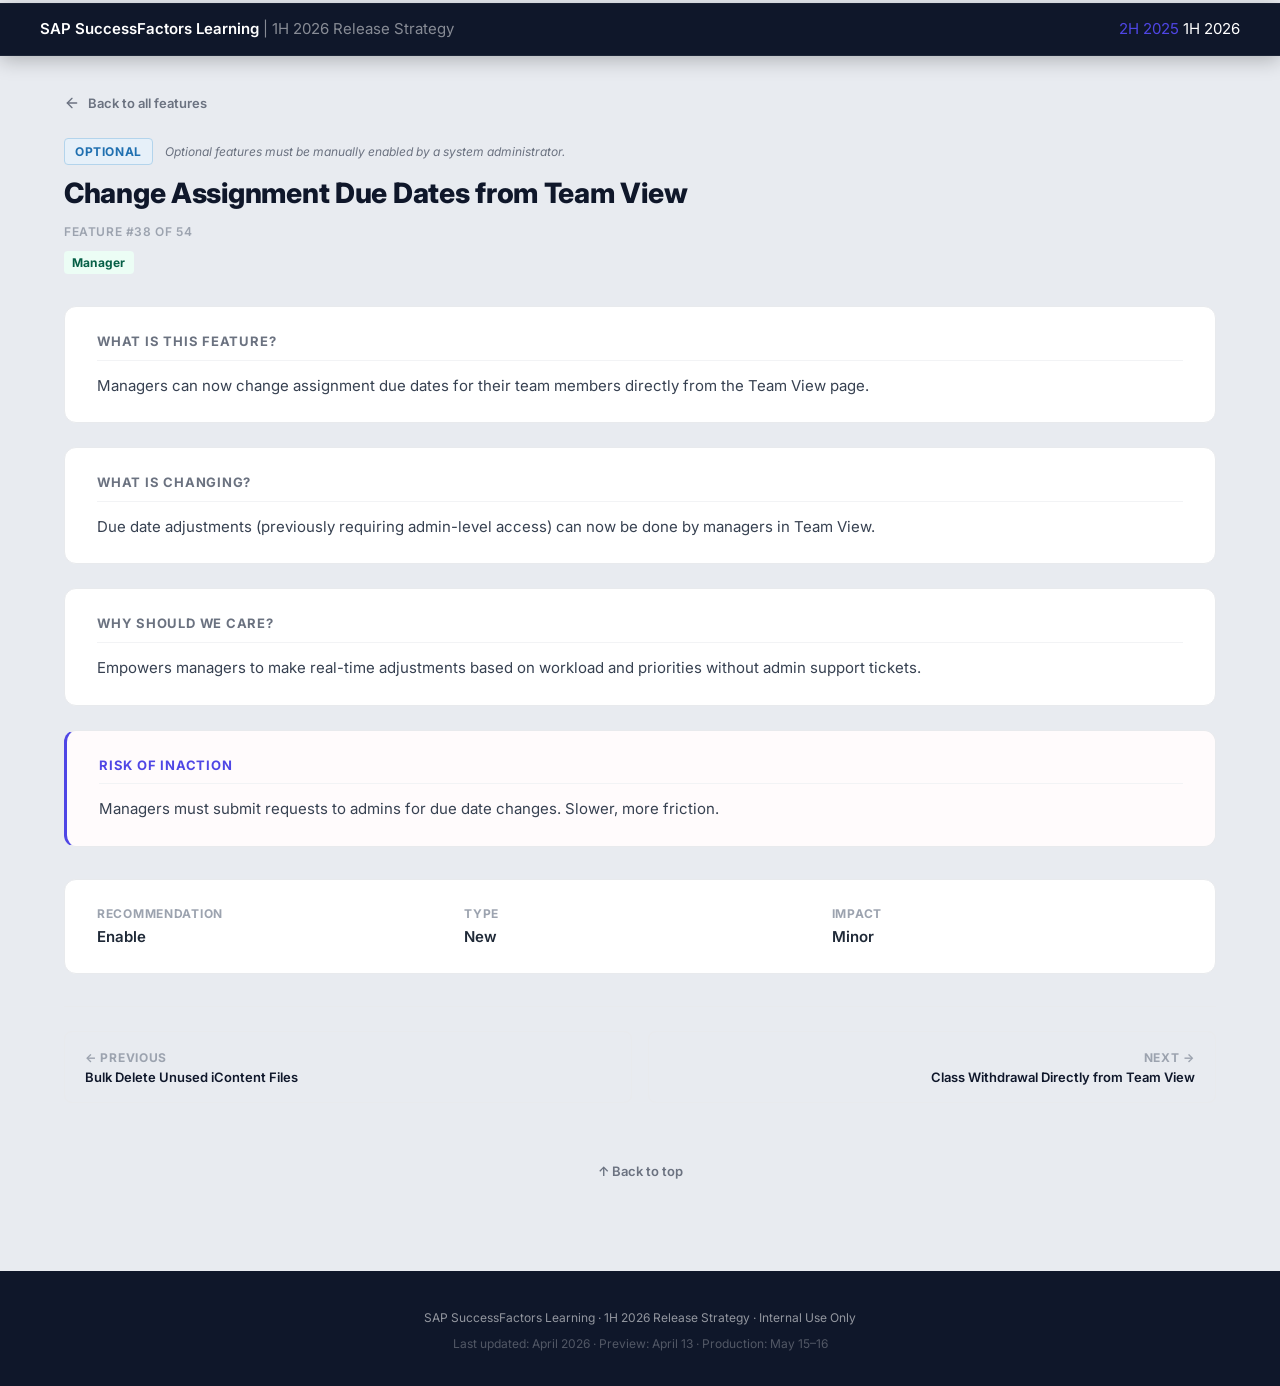
<file: features/change-assignment-due-dates-from-team-view.html>
<!DOCTYPE html>
<html lang="en">
<head>
  <meta charset="UTF-8">
  <meta name="viewport" content="width=device-width, initial-scale=1.0">
  <title>Change Assignment Due Dates from Team View | SAP SF Learning 1H 2026</title>
  <link rel="stylesheet" href="../style.css">
</head>
<body>
  <header class="site-header">
    <div class="header-inner">
      <a href="../index.html" style="color:inherit;text-decoration:none">
        <div class="header-title">SAP SuccessFactors Learning <span>| 1H 2026 Release Strategy</span></div>
      </a>
      <div class="release-toggle">
      <a href="../../2h2025/index.html" class="toggle-option">2H 2025</a>
      <span class="toggle-option active">1H 2026</span>
    </div>
    </div>
  </header>

  <main class="container">
    <a href="../index.html" class="back-link">
      <svg xmlns="http://www.w3.org/2000/svg" width="16" height="16" viewBox="0 0 24 24" fill="none" stroke="currentColor" stroke-width="2" stroke-linecap="round" stroke-linejoin="round"><path d="M19 12H5"/><path d="m12 19-7-7 7-7"/></svg> Back to all features
    </a>

    <div class="feature-page-header">
      <div class="cat-badge-row">
        <span class="badge badge-cat optin">Optional</span>
        <span class="cat-explanation" title="Optional features must be manually enabled by a system administrator.">Optional features must be manually enabled by a system administrator.</span>
      </div>
      <h1>Change Assignment Due Dates from Team View</h1>
      <span class="feature-id">Feature #38 of 54</span>
      <div class="experience-tags">
        <span class="badge badge-exp badge-exp-manager">Manager</span>
      </div>
    </div>

    <div class="content-sections">
      <div class="content-section">
        <h2>What Is This Feature?</h2>
        <p>Managers can now change assignment due dates for their team members directly from the Team View page.</p>
      </div>

      <div class="content-section">
        <h2>What Is Changing?</h2>
        <p>Due date adjustments (previously requiring admin-level access) can now be done by managers in Team View.</p>
      </div>

      <div class="content-section">
        <h2>Why Should We Care?</h2>
        <p>Empowers managers to make real-time adjustments based on workload and priorities without admin support tickets.</p>
      </div>

      <div class="content-section risk">
        <h2>Risk of Inaction</h2>
        <p>Managers must submit requests to admins for due date changes. Slower, more friction.</p>
      </div>
    </div>

    <div class="meta-bar">
      <div class="meta-item">
        <span class="meta-label">Recommendation</span>
        <span class="meta-value">Enable</span>
      </div>
      <div class="meta-item">
        <span class="meta-label">Type</span>
        <span class="meta-value">New</span>
      </div>
      <div class="meta-item">
        <span class="meta-label">Impact</span>
        <span class="meta-value">Minor</span>
      </div>
      
    </div>

    <nav class="feature-nav">
      <a href="bulk-delete-unused-icontent-files.html" class="nav-link prev">
        <span class="nav-link-label">&larr; Previous</span>
        <span class="nav-link-title">Bulk Delete Unused iContent Files</span>
      </a>
      <a href="class-withdrawal-directly-from-team-view.html" class="nav-link next">
        <span class="nav-link-label">Next &rarr;</span>
        <span class="nav-link-title">Class Withdrawal Directly from Team View</span>
      </a>
    </nav>

    <div class="detail-back-top">
      <a href="#" class="back-top-link" onclick="window.scrollTo({top:0,behavior:'smooth'});return false;">&uarr; Back to top</a>
    </div>
  </main>

  <footer class="site-footer">
    <div>SAP SuccessFactors Learning &middot; 1H 2026 Release Strategy &middot; Internal Use Only</div>
    <div class="footer-dates">Last updated: April 2026 &middot; Preview: April 13 &middot; Production: May 15&ndash;16</div>
  </footer>
</body>
</html>
</file>
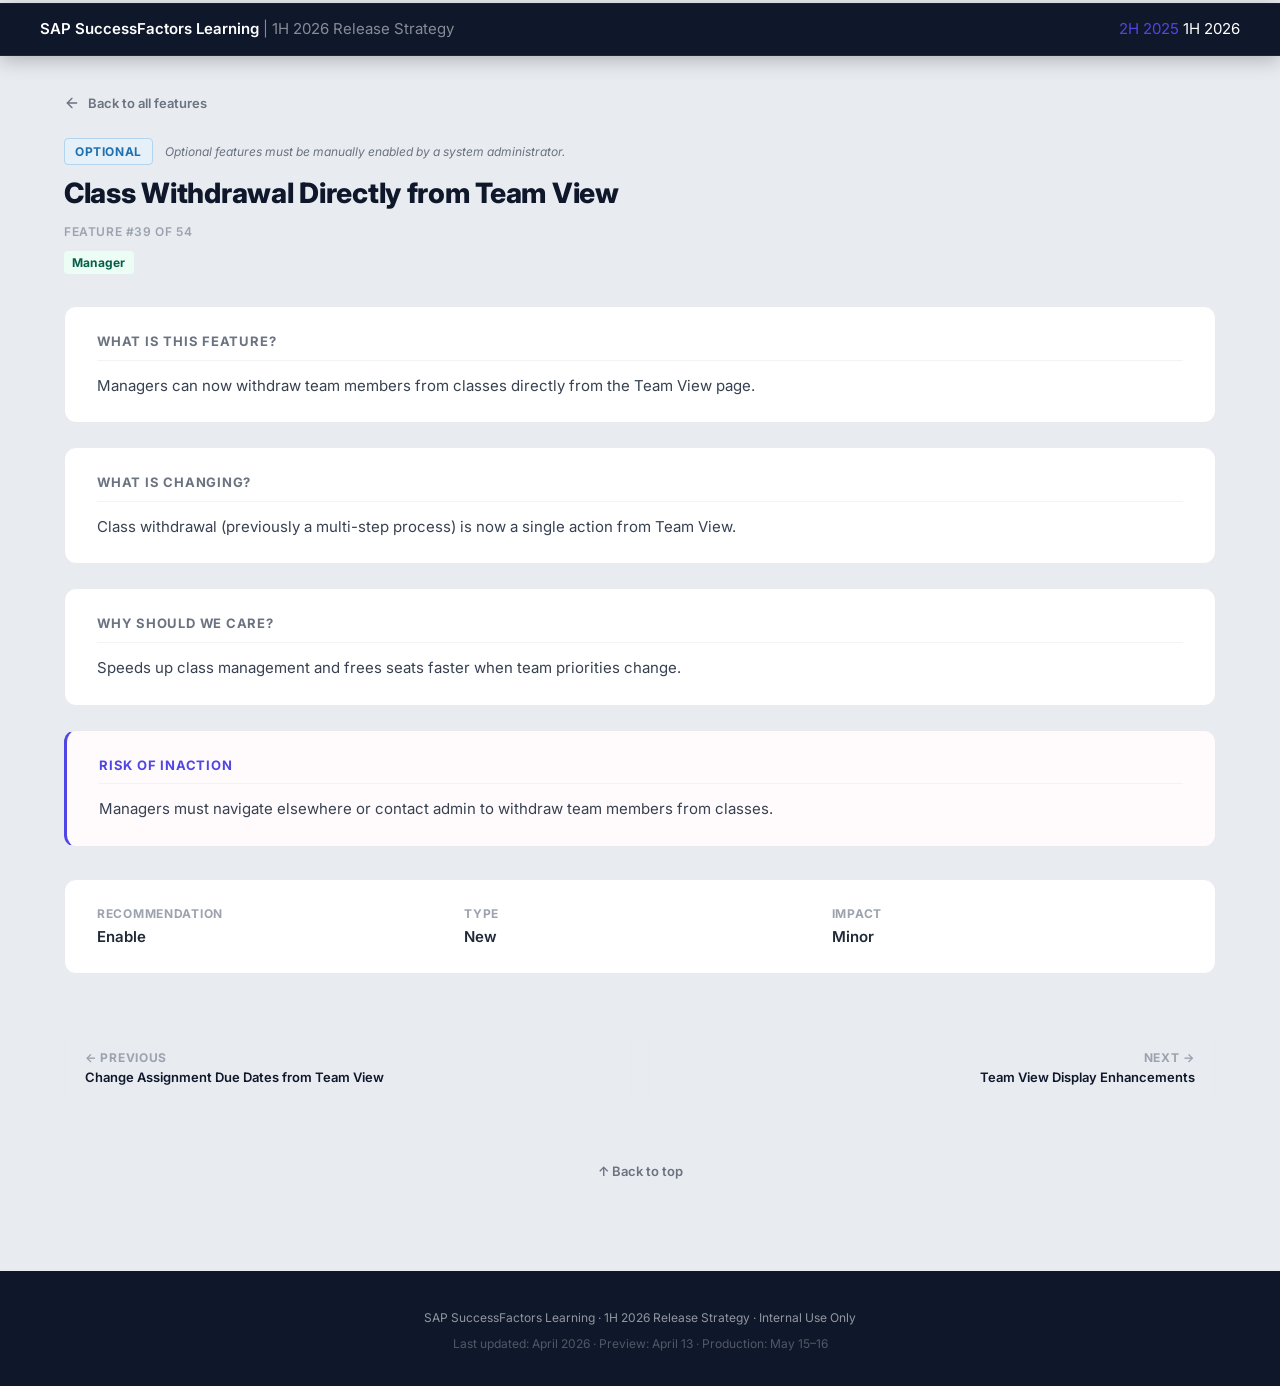
<file: features/class-withdrawal-directly-from-team-view.html>
<!DOCTYPE html>
<html lang="en">
<head>
  <meta charset="UTF-8">
  <meta name="viewport" content="width=device-width, initial-scale=1.0">
  <title>Class Withdrawal Directly from Team View | SAP SF Learning 1H 2026</title>
  <link rel="stylesheet" href="../style.css">
</head>
<body>
  <header class="site-header">
    <div class="header-inner">
      <a href="../index.html" style="color:inherit;text-decoration:none">
        <div class="header-title">SAP SuccessFactors Learning <span>| 1H 2026 Release Strategy</span></div>
      </a>
      <div class="release-toggle">
      <a href="../../2h2025/index.html" class="toggle-option">2H 2025</a>
      <span class="toggle-option active">1H 2026</span>
    </div>
    </div>
  </header>

  <main class="container">
    <a href="../index.html" class="back-link">
      <svg xmlns="http://www.w3.org/2000/svg" width="16" height="16" viewBox="0 0 24 24" fill="none" stroke="currentColor" stroke-width="2" stroke-linecap="round" stroke-linejoin="round"><path d="M19 12H5"/><path d="m12 19-7-7 7-7"/></svg> Back to all features
    </a>

    <div class="feature-page-header">
      <div class="cat-badge-row">
        <span class="badge badge-cat optin">Optional</span>
        <span class="cat-explanation" title="Optional features must be manually enabled by a system administrator.">Optional features must be manually enabled by a system administrator.</span>
      </div>
      <h1>Class Withdrawal Directly from Team View</h1>
      <span class="feature-id">Feature #39 of 54</span>
      <div class="experience-tags">
        <span class="badge badge-exp badge-exp-manager">Manager</span>
      </div>
    </div>

    <div class="content-sections">
      <div class="content-section">
        <h2>What Is This Feature?</h2>
        <p>Managers can now withdraw team members from classes directly from the Team View page.</p>
      </div>

      <div class="content-section">
        <h2>What Is Changing?</h2>
        <p>Class withdrawal (previously a multi-step process) is now a single action from Team View.</p>
      </div>

      <div class="content-section">
        <h2>Why Should We Care?</h2>
        <p>Speeds up class management and frees seats faster when team priorities change.</p>
      </div>

      <div class="content-section risk">
        <h2>Risk of Inaction</h2>
        <p>Managers must navigate elsewhere or contact admin to withdraw team members from classes.</p>
      </div>
    </div>

    <div class="meta-bar">
      <div class="meta-item">
        <span class="meta-label">Recommendation</span>
        <span class="meta-value">Enable</span>
      </div>
      <div class="meta-item">
        <span class="meta-label">Type</span>
        <span class="meta-value">New</span>
      </div>
      <div class="meta-item">
        <span class="meta-label">Impact</span>
        <span class="meta-value">Minor</span>
      </div>
      
    </div>

    <nav class="feature-nav">
      <a href="change-assignment-due-dates-from-team-view.html" class="nav-link prev">
        <span class="nav-link-label">&larr; Previous</span>
        <span class="nav-link-title">Change Assignment Due Dates from Team View</span>
      </a>
      <a href="team-view-display-enhancements.html" class="nav-link next">
        <span class="nav-link-label">Next &rarr;</span>
        <span class="nav-link-title">Team View Display Enhancements</span>
      </a>
    </nav>

    <div class="detail-back-top">
      <a href="#" class="back-top-link" onclick="window.scrollTo({top:0,behavior:'smooth'});return false;">&uarr; Back to top</a>
    </div>
  </main>

  <footer class="site-footer">
    <div>SAP SuccessFactors Learning &middot; 1H 2026 Release Strategy &middot; Internal Use Only</div>
    <div class="footer-dates">Last updated: April 2026 &middot; Preview: April 13 &middot; Production: May 15&ndash;16</div>
  </footer>
</body>
</html>
</file>
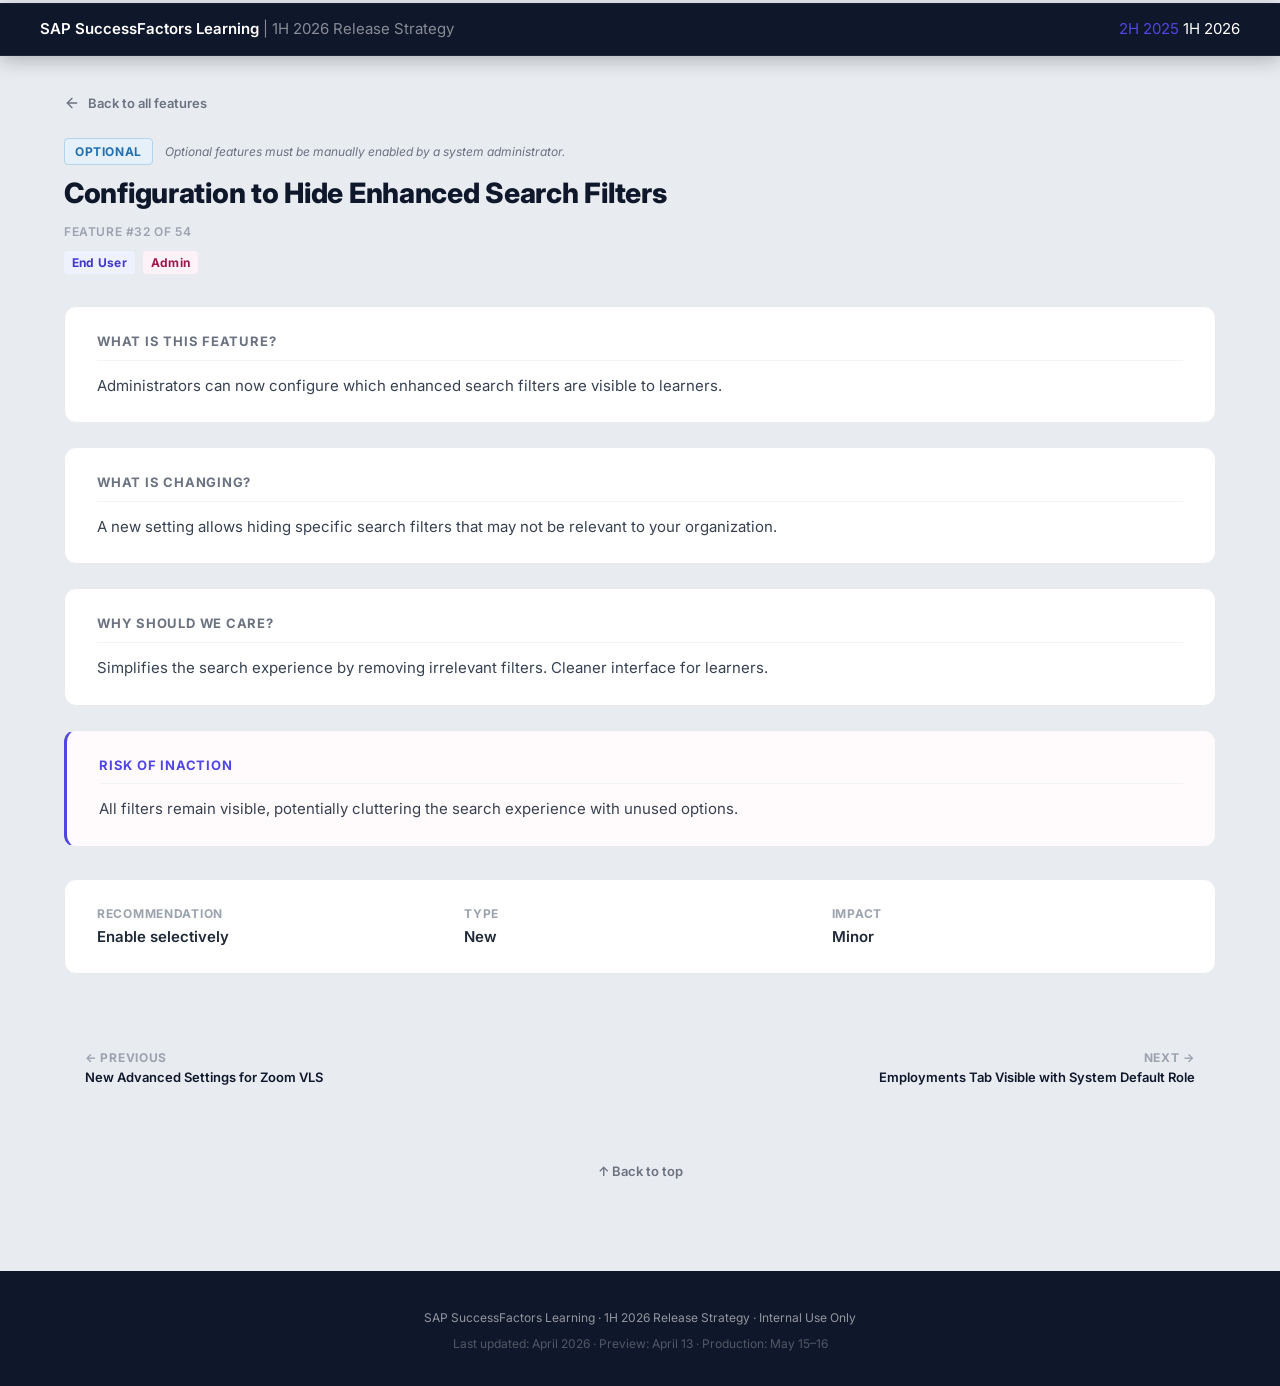
<file: features/configuration-to-hide-enhanced-search-filters.html>
<!DOCTYPE html>
<html lang="en">
<head>
  <meta charset="UTF-8">
  <meta name="viewport" content="width=device-width, initial-scale=1.0">
  <title>Configuration to Hide Enhanced Search Filters | SAP SF Learning 1H 2026</title>
  <link rel="stylesheet" href="../style.css">
</head>
<body>
  <header class="site-header">
    <div class="header-inner">
      <a href="../index.html" style="color:inherit;text-decoration:none">
        <div class="header-title">SAP SuccessFactors Learning <span>| 1H 2026 Release Strategy</span></div>
      </a>
      <div class="release-toggle">
      <a href="../../2h2025/index.html" class="toggle-option">2H 2025</a>
      <span class="toggle-option active">1H 2026</span>
    </div>
    </div>
  </header>

  <main class="container">
    <a href="../index.html" class="back-link">
      <svg xmlns="http://www.w3.org/2000/svg" width="16" height="16" viewBox="0 0 24 24" fill="none" stroke="currentColor" stroke-width="2" stroke-linecap="round" stroke-linejoin="round"><path d="M19 12H5"/><path d="m12 19-7-7 7-7"/></svg> Back to all features
    </a>

    <div class="feature-page-header">
      <div class="cat-badge-row">
        <span class="badge badge-cat optin">Optional</span>
        <span class="cat-explanation" title="Optional features must be manually enabled by a system administrator.">Optional features must be manually enabled by a system administrator.</span>
      </div>
      <h1>Configuration to Hide Enhanced Search Filters</h1>
      <span class="feature-id">Feature #32 of 54</span>
      <div class="experience-tags">
        <span class="badge badge-exp badge-exp-enduser">End User</span><span class="badge badge-exp badge-exp-admin">Admin</span>
      </div>
    </div>

    <div class="content-sections">
      <div class="content-section">
        <h2>What Is This Feature?</h2>
        <p>Administrators can now configure which enhanced search filters are visible to learners.</p>
      </div>

      <div class="content-section">
        <h2>What Is Changing?</h2>
        <p>A new setting allows hiding specific search filters that may not be relevant to your organization.</p>
      </div>

      <div class="content-section">
        <h2>Why Should We Care?</h2>
        <p>Simplifies the search experience by removing irrelevant filters. Cleaner interface for learners.</p>
      </div>

      <div class="content-section risk">
        <h2>Risk of Inaction</h2>
        <p>All filters remain visible, potentially cluttering the search experience with unused options.</p>
      </div>
    </div>

    <div class="meta-bar">
      <div class="meta-item">
        <span class="meta-label">Recommendation</span>
        <span class="meta-value">Enable selectively</span>
      </div>
      <div class="meta-item">
        <span class="meta-label">Type</span>
        <span class="meta-value">New</span>
      </div>
      <div class="meta-item">
        <span class="meta-label">Impact</span>
        <span class="meta-value">Minor</span>
      </div>
      
    </div>

    <nav class="feature-nav">
      <a href="new-advanced-settings-for-zoom-vls.html" class="nav-link prev">
        <span class="nav-link-label">&larr; Previous</span>
        <span class="nav-link-title">New Advanced Settings for Zoom VLS</span>
      </a>
      <a href="employments-tab-visible-with-system-default-role.html" class="nav-link next">
        <span class="nav-link-label">Next &rarr;</span>
        <span class="nav-link-title">Employments Tab Visible with System Default Role</span>
      </a>
    </nav>

    <div class="detail-back-top">
      <a href="#" class="back-top-link" onclick="window.scrollTo({top:0,behavior:'smooth'});return false;">&uarr; Back to top</a>
    </div>
  </main>

  <footer class="site-footer">
    <div>SAP SuccessFactors Learning &middot; 1H 2026 Release Strategy &middot; Internal Use Only</div>
    <div class="footer-dates">Last updated: April 2026 &middot; Preview: April 13 &middot; Production: May 15&ndash;16</div>
  </footer>
</body>
</html>
</file>
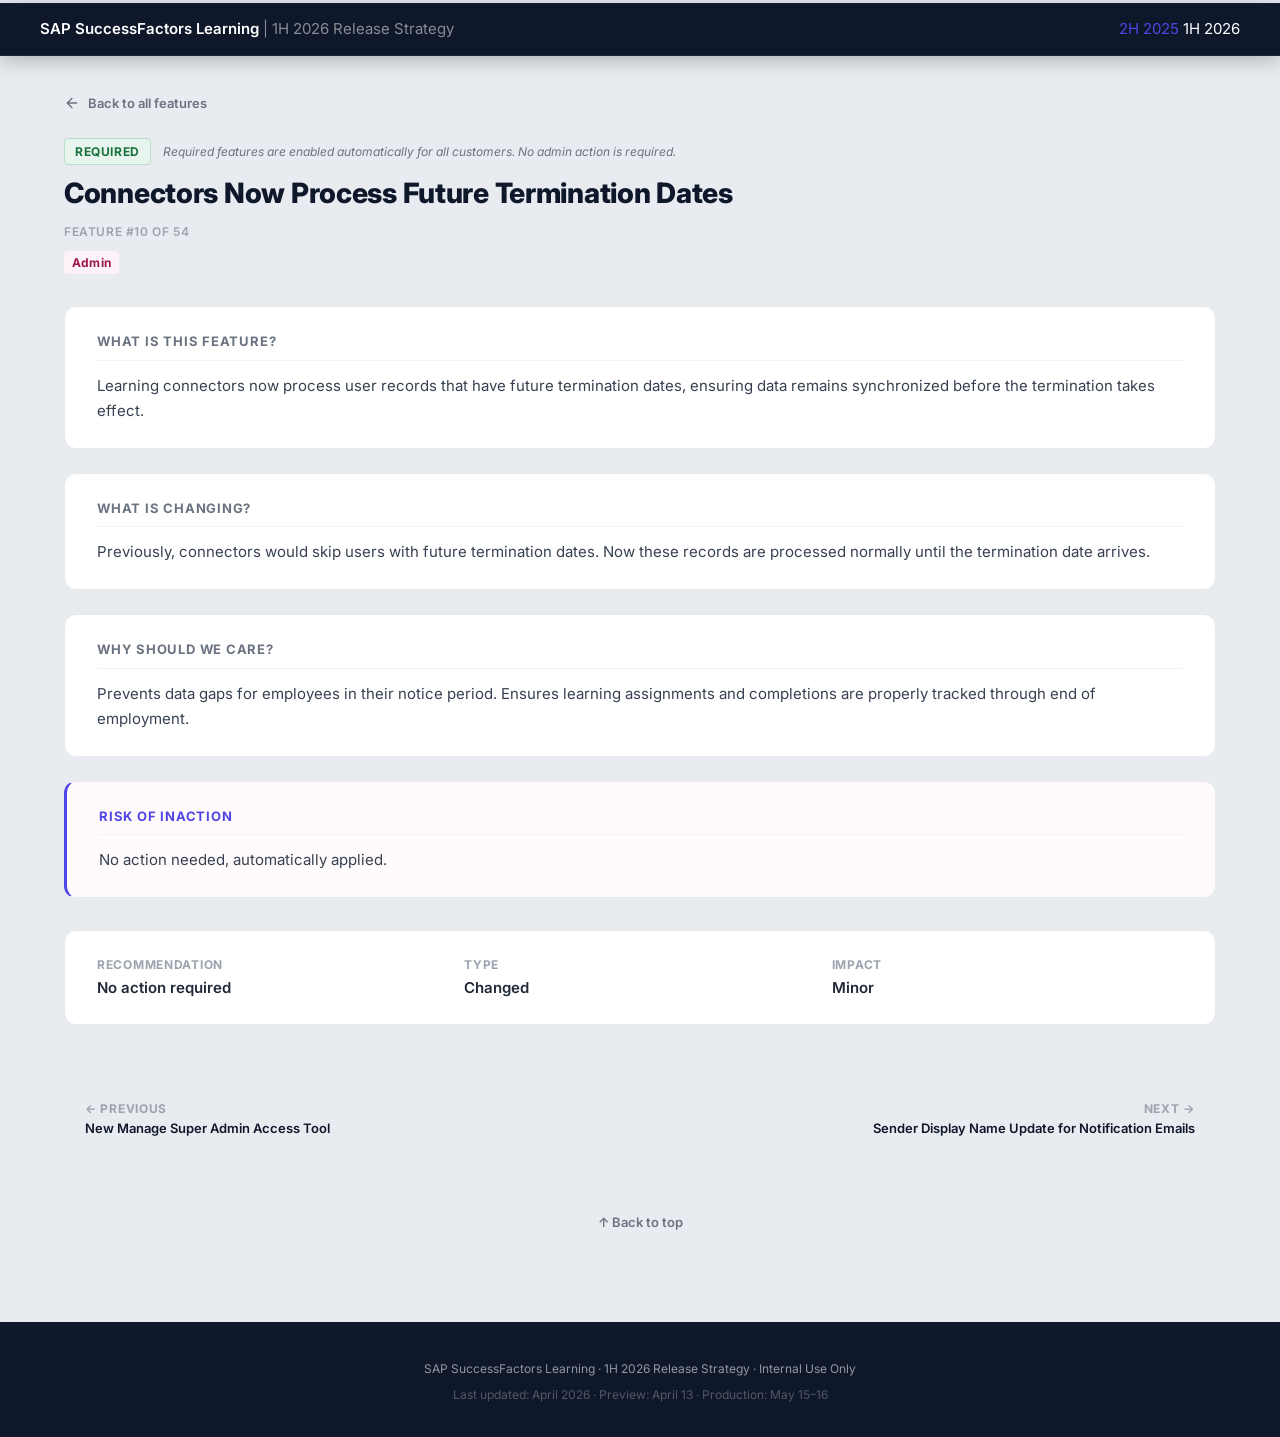
<file: features/connectors-now-process-future-termination-dates.html>
<!DOCTYPE html>
<html lang="en">
<head>
  <meta charset="UTF-8">
  <meta name="viewport" content="width=device-width, initial-scale=1.0">
  <title>Connectors Now Process Future Termination Dates | SAP SF Learning 1H 2026</title>
  <link rel="stylesheet" href="../style.css">
</head>
<body>
  <header class="site-header">
    <div class="header-inner">
      <a href="../index.html" style="color:inherit;text-decoration:none">
        <div class="header-title">SAP SuccessFactors Learning <span>| 1H 2026 Release Strategy</span></div>
      </a>
      <div class="release-toggle">
      <a href="../../2h2025/index.html" class="toggle-option">2H 2025</a>
      <span class="toggle-option active">1H 2026</span>
    </div>
    </div>
  </header>

  <main class="container">
    <a href="../index.html" class="back-link">
      <svg xmlns="http://www.w3.org/2000/svg" width="16" height="16" viewBox="0 0 24 24" fill="none" stroke="currentColor" stroke-width="2" stroke-linecap="round" stroke-linejoin="round"><path d="M19 12H5"/><path d="m12 19-7-7 7-7"/></svg> Back to all features
    </a>

    <div class="feature-page-header">
      <div class="cat-badge-row">
        <span class="badge badge-cat universal">Required</span>
        <span class="cat-explanation" title="Required features are enabled automatically for all customers. No admin action is required.">Required features are enabled automatically for all customers. No admin action is required.</span>
      </div>
      <h1>Connectors Now Process Future Termination Dates</h1>
      <span class="feature-id">Feature #10 of 54</span>
      <div class="experience-tags">
        <span class="badge badge-exp badge-exp-admin">Admin</span>
      </div>
    </div>

    <div class="content-sections">
      <div class="content-section">
        <h2>What Is This Feature?</h2>
        <p>Learning connectors now process user records that have future termination dates, ensuring data remains synchronized before the termination takes effect.</p>
      </div>

      <div class="content-section">
        <h2>What Is Changing?</h2>
        <p>Previously, connectors would skip users with future termination dates. Now these records are processed normally until the termination date arrives.</p>
      </div>

      <div class="content-section">
        <h2>Why Should We Care?</h2>
        <p>Prevents data gaps for employees in their notice period. Ensures learning assignments and completions are properly tracked through end of employment.</p>
      </div>

      <div class="content-section risk">
        <h2>Risk of Inaction</h2>
        <p>No action needed, automatically applied.</p>
      </div>
    </div>

    <div class="meta-bar">
      <div class="meta-item">
        <span class="meta-label">Recommendation</span>
        <span class="meta-value">No action required</span>
      </div>
      <div class="meta-item">
        <span class="meta-label">Type</span>
        <span class="meta-value">Changed</span>
      </div>
      <div class="meta-item">
        <span class="meta-label">Impact</span>
        <span class="meta-value">Minor</span>
      </div>
      
    </div>

    <nav class="feature-nav">
      <a href="new-manage-super-admin-access-tool.html" class="nav-link prev">
        <span class="nav-link-label">&larr; Previous</span>
        <span class="nav-link-title">New Manage Super Admin Access Tool</span>
      </a>
      <a href="sender-display-name-update-for-notification-emails.html" class="nav-link next">
        <span class="nav-link-label">Next &rarr;</span>
        <span class="nav-link-title">Sender Display Name Update for Notification Emails</span>
      </a>
    </nav>

    <div class="detail-back-top">
      <a href="#" class="back-top-link" onclick="window.scrollTo({top:0,behavior:'smooth'});return false;">&uarr; Back to top</a>
    </div>
  </main>

  <footer class="site-footer">
    <div>SAP SuccessFactors Learning &middot; 1H 2026 Release Strategy &middot; Internal Use Only</div>
    <div class="footer-dates">Last updated: April 2026 &middot; Preview: April 13 &middot; Production: May 15&ndash;16</div>
  </footer>
</body>
</html>
</file>
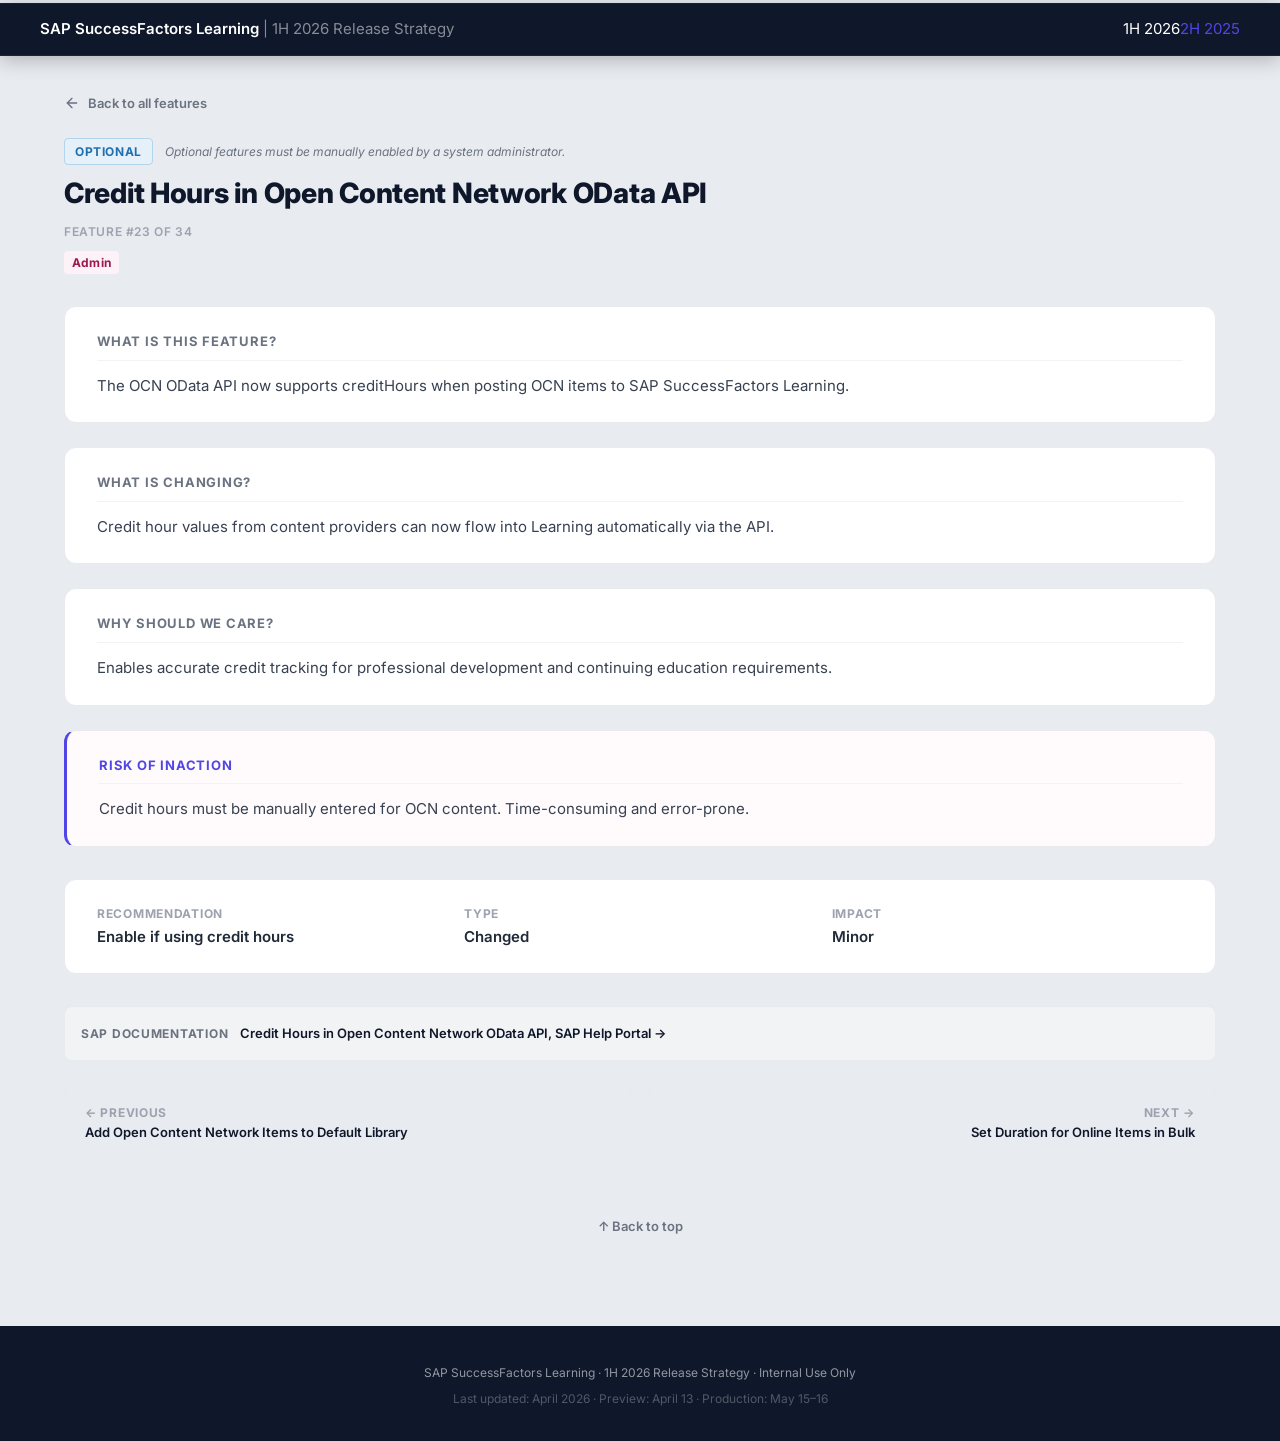
<file: features/credit-hours-in-open-content-network-odata-api.html>
<!DOCTYPE html>
<html lang="en">
<head>
  <meta charset="UTF-8">
  <meta name="viewport" content="width=device-width, initial-scale=1.0">
  <title>Credit Hours in Open Content Network OData API | SAP SF Learning 1H 2026</title>
  <link rel="stylesheet" href="../style.css">
</head>
<body>
  <header class="site-header">
    <div class="header-inner">
      <a href="../index.html" style="color:inherit;text-decoration:none">
        <div class="header-title">SAP SuccessFactors Learning <span>| 1H 2026 Release Strategy</span></div>
      </a>
      <div class="release-toggle"><span class="toggle-option active">1H 2026</span><a href="../../2h2025/index.html" class="toggle-option">2H 2025</a></div>
    </div>
  </header>

  <main class="container">
    <a href="../index.html" class="back-link">
      <svg xmlns="http://www.w3.org/2000/svg" width="16" height="16" viewBox="0 0 24 24" fill="none" stroke="currentColor" stroke-width="2" stroke-linecap="round" stroke-linejoin="round"><path d="M19 12H5"/><path d="m12 19-7-7 7-7"/></svg> Back to all features
    </a>

    <div class="feature-page-header">
      <div class="cat-badge-row">
        <span class="badge badge-cat optin">Optional</span>
        <span class="cat-explanation" title="Optional features must be manually enabled by a system administrator.">Optional features must be manually enabled by a system administrator.</span>
      </div>
      <h1>Credit Hours in Open Content Network OData API</h1>
      <span class="feature-id">Feature #23 of 34</span>
      <div class="experience-tags">
        <span class="badge badge-exp badge-exp-admin">Admin</span>
      </div>
    </div>

    <div class="content-sections">
      <div class="content-section">
        <h2>What Is This Feature?</h2>
        <p>The OCN OData API now supports creditHours when posting OCN items to SAP SuccessFactors Learning.</p>
      </div>

      <div class="content-section">
        <h2>What Is Changing?</h2>
        <p>Credit hour values from content providers can now flow into Learning automatically via the API.</p>
      </div>

      <div class="content-section">
        <h2>Why Should We Care?</h2>
        <p>Enables accurate credit tracking for professional development and continuing education requirements.</p>
      </div>

      <div class="content-section risk">
        <h2>Risk of Inaction</h2>
        <p>Credit hours must be manually entered for OCN content. Time-consuming and error-prone.</p>
      </div>
    </div>

    <div class="meta-bar">
      <div class="meta-item">
        <span class="meta-label">Recommendation</span>
        <span class="meta-value">Enable if using credit hours</span>
      </div>
      <div class="meta-item">
        <span class="meta-label">Type</span>
        <span class="meta-value">Changed</span>
      </div>
      <div class="meta-item">
        <span class="meta-label">Impact</span>
        <span class="meta-value">Minor</span>
      </div>
      
    </div>

    <div class="sap-link-bar">
      <span class="sap-link-label">SAP Documentation</span>
      <a href="https://help.sap.com/docs/PRODUCTS/8e0d540f96474717bbf18df51e54e522/5f085b1d97ca4e71892fc128ae684ef5.html?version=cloud&locale=en-US" target="_blank" rel="noopener">Credit Hours in Open Content Network OData API, SAP Help Portal &rarr;</a>
    </div>

    <nav class="feature-nav">
      <a href="add-open-content-network-items-to-default-library.html" class="nav-link prev">
        <span class="nav-link-label">&larr; Previous</span>
        <span class="nav-link-title">Add Open Content Network Items to Default Library</span>
      </a>
      <a href="set-duration-for-online-items-in-bulk.html" class="nav-link next">
        <span class="nav-link-label">Next &rarr;</span>
        <span class="nav-link-title">Set Duration for Online Items in Bulk</span>
      </a>
    </nav>

    <div class="detail-back-top">
      <a href="#" class="back-top-link" onclick="window.scrollTo({top:0,behavior:'smooth'});return false;">&uarr; Back to top</a>
    </div>
  </main>

  <footer class="site-footer">
    <div>SAP SuccessFactors Learning &middot; 1H 2026 Release Strategy &middot; Internal Use Only</div>
    <div class="footer-dates">Last updated: April 2026 &middot; Preview: April 13 &middot; Production: May 15&ndash;16</div>
  </footer>
</body>
</html>
</file>
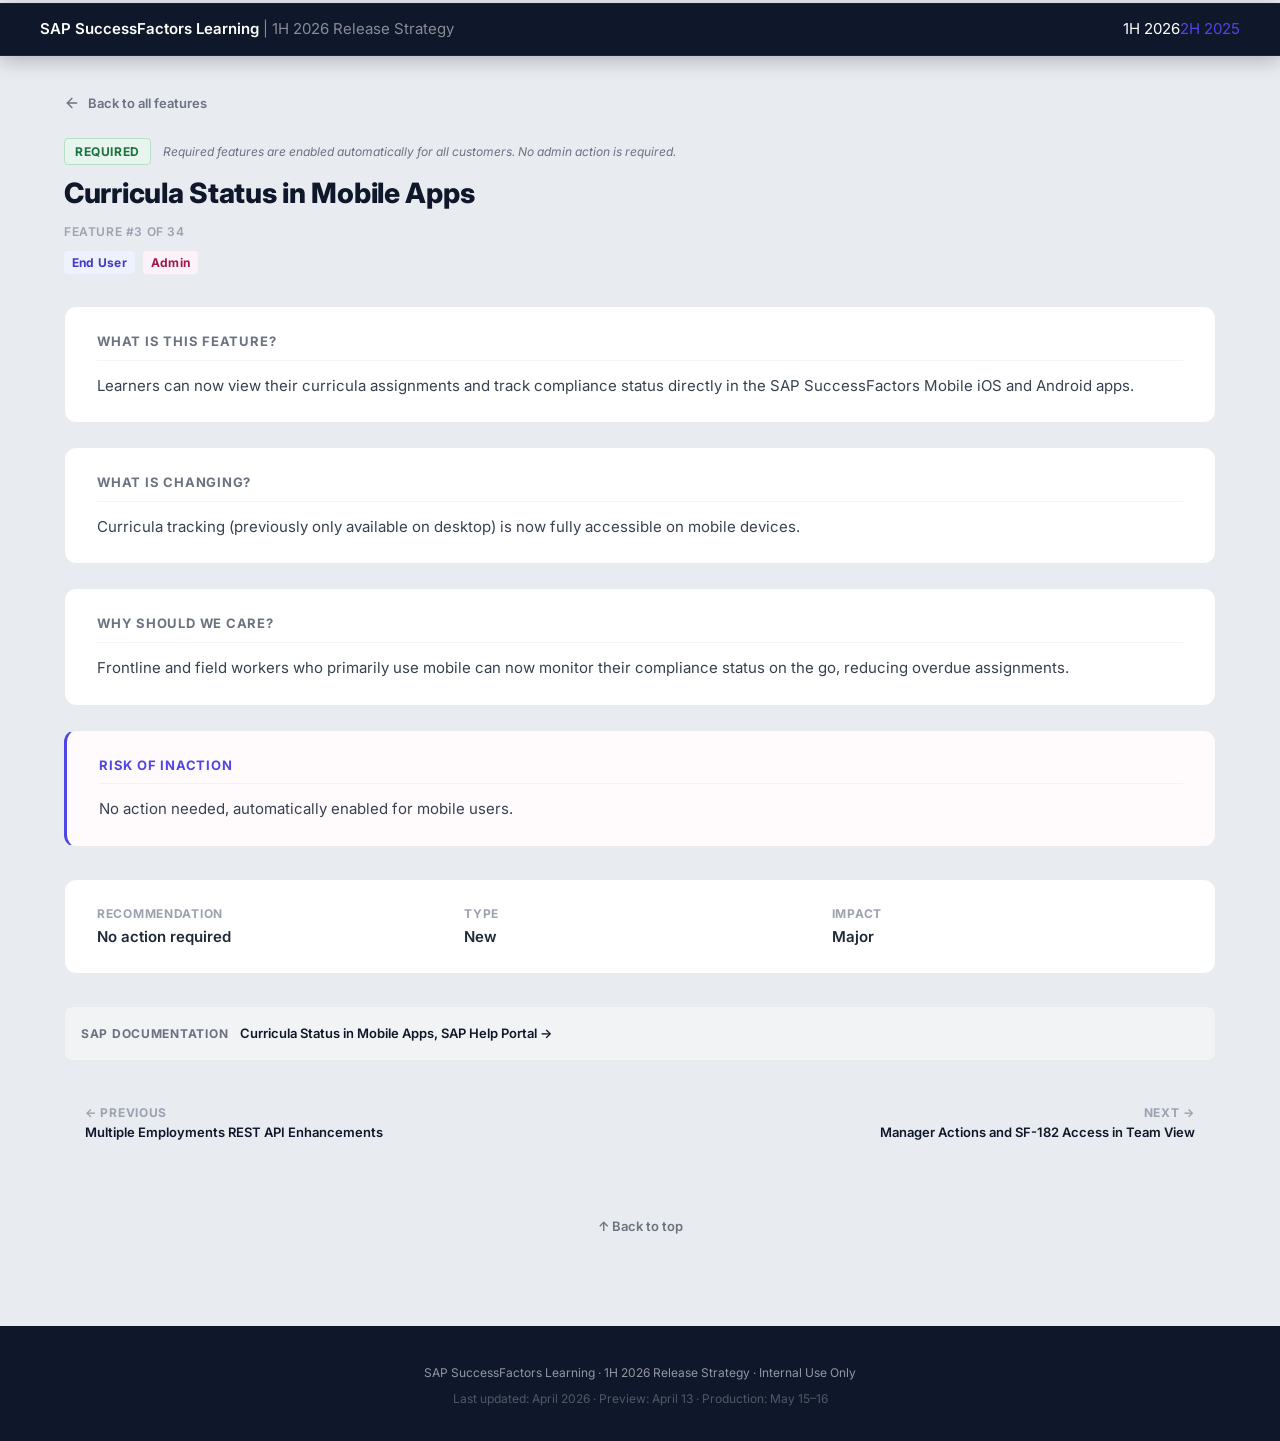
<file: features/curricula-status-in-mobile-apps.html>
<!DOCTYPE html>
<html lang="en">
<head>
  <meta charset="UTF-8">
  <meta name="viewport" content="width=device-width, initial-scale=1.0">
  <title>Curricula Status in Mobile Apps | SAP SF Learning 1H 2026</title>
  <link rel="stylesheet" href="../style.css">
</head>
<body>
  <header class="site-header">
    <div class="header-inner">
      <a href="../index.html" style="color:inherit;text-decoration:none">
        <div class="header-title">SAP SuccessFactors Learning <span>| 1H 2026 Release Strategy</span></div>
      </a>
      <div class="release-toggle"><span class="toggle-option active">1H 2026</span><a href="../../2h2025/index.html" class="toggle-option">2H 2025</a></div>
    </div>
  </header>

  <main class="container">
    <a href="../index.html" class="back-link">
      <svg xmlns="http://www.w3.org/2000/svg" width="16" height="16" viewBox="0 0 24 24" fill="none" stroke="currentColor" stroke-width="2" stroke-linecap="round" stroke-linejoin="round"><path d="M19 12H5"/><path d="m12 19-7-7 7-7"/></svg> Back to all features
    </a>

    <div class="feature-page-header">
      <div class="cat-badge-row">
        <span class="badge badge-cat universal">Required</span>
        <span class="cat-explanation" title="Required features are enabled automatically for all customers. No admin action is required.">Required features are enabled automatically for all customers. No admin action is required.</span>
      </div>
      <h1>Curricula Status in Mobile Apps</h1>
      <span class="feature-id">Feature #3 of 34</span>
      <div class="experience-tags">
        <span class="badge badge-exp badge-exp-enduser">End User</span><span class="badge badge-exp badge-exp-admin">Admin</span>
      </div>
    </div>

    <div class="content-sections">
      <div class="content-section">
        <h2>What Is This Feature?</h2>
        <p>Learners can now view their curricula assignments and track compliance status directly in the SAP SuccessFactors Mobile iOS and Android apps.</p>
      </div>

      <div class="content-section">
        <h2>What Is Changing?</h2>
        <p>Curricula tracking (previously only available on desktop) is now fully accessible on mobile devices.</p>
      </div>

      <div class="content-section">
        <h2>Why Should We Care?</h2>
        <p>Frontline and field workers who primarily use mobile can now monitor their compliance status on the go, reducing overdue assignments.</p>
      </div>

      <div class="content-section risk">
        <h2>Risk of Inaction</h2>
        <p>No action needed, automatically enabled for mobile users.</p>
      </div>
    </div>

    <div class="meta-bar">
      <div class="meta-item">
        <span class="meta-label">Recommendation</span>
        <span class="meta-value">No action required</span>
      </div>
      <div class="meta-item">
        <span class="meta-label">Type</span>
        <span class="meta-value">New</span>
      </div>
      <div class="meta-item">
        <span class="meta-label">Impact</span>
        <span class="meta-value">Major</span>
      </div>
      
    </div>

    <div class="sap-link-bar">
      <span class="sap-link-label">SAP Documentation</span>
      <a href="https://help.sap.com/docs/PRODUCTS/8e0d540f96474717bbf18df51e54e522/cbdec2e2efc743ed9c9e0f1f9cd4fa9f.html?version=cloud&locale=en-US" target="_blank" rel="noopener">Curricula Status in Mobile Apps, SAP Help Portal &rarr;</a>
    </div>

    <nav class="feature-nav">
      <a href="multiple-employments-rest-api-enhancements.html" class="nav-link prev">
        <span class="nav-link-label">&larr; Previous</span>
        <span class="nav-link-title">Multiple Employments REST API Enhancements</span>
      </a>
      <a href="manager-actions-and-sf-182-access-in-team-view.html" class="nav-link next">
        <span class="nav-link-label">Next &rarr;</span>
        <span class="nav-link-title">Manager Actions and SF-182 Access in Team View</span>
      </a>
    </nav>

    <div class="detail-back-top">
      <a href="#" class="back-top-link" onclick="window.scrollTo({top:0,behavior:'smooth'});return false;">&uarr; Back to top</a>
    </div>
  </main>

  <footer class="site-footer">
    <div>SAP SuccessFactors Learning &middot; 1H 2026 Release Strategy &middot; Internal Use Only</div>
    <div class="footer-dates">Last updated: April 2026 &middot; Preview: April 13 &middot; Production: May 15&ndash;16</div>
  </footer>
</body>
</html>
</file>
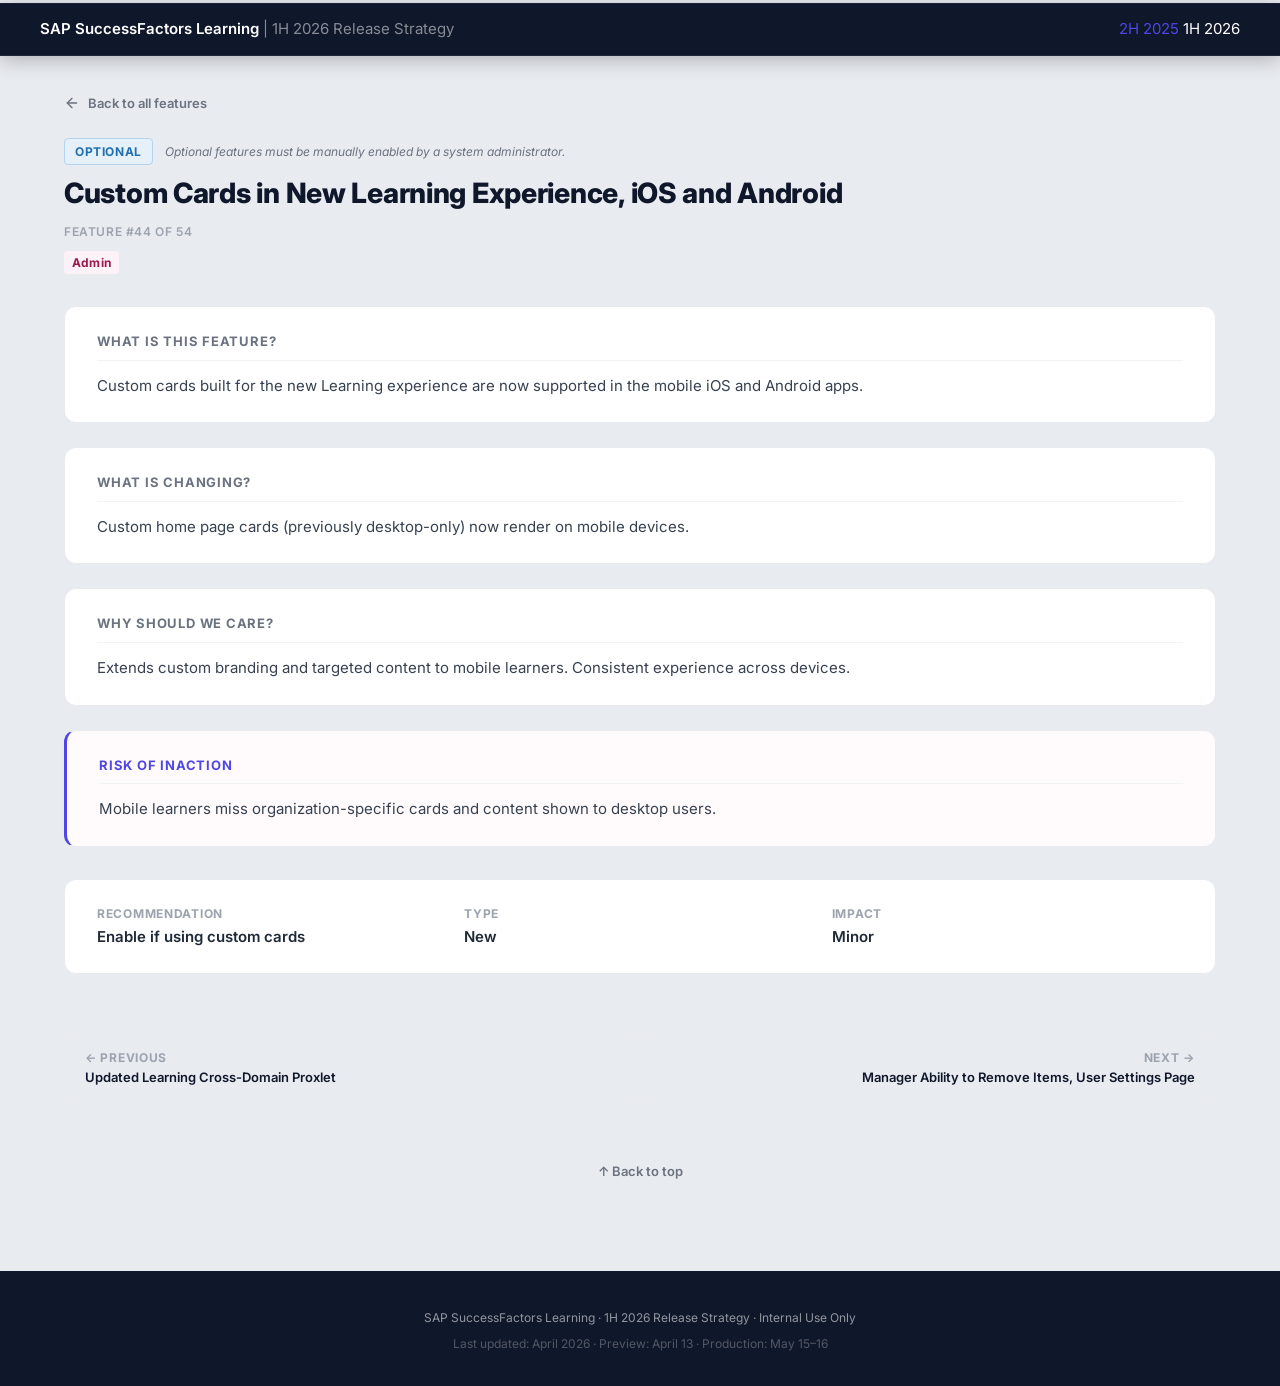
<file: features/custom-cards-in-new-learning-experience-ios-and-android.html>
<!DOCTYPE html>
<html lang="en">
<head>
  <meta charset="UTF-8">
  <meta name="viewport" content="width=device-width, initial-scale=1.0">
  <title>Custom Cards in New Learning Experience | iOS and Android | SAP SF Learning 1H 2026</title>
  <link rel="stylesheet" href="../style.css">
</head>
<body>
  <header class="site-header">
    <div class="header-inner">
      <a href="../index.html" style="color:inherit;text-decoration:none">
        <div class="header-title">SAP SuccessFactors Learning <span>| 1H 2026 Release Strategy</span></div>
      </a>
      <div class="release-toggle">
      <a href="../../2h2025/index.html" class="toggle-option">2H 2025</a>
      <span class="toggle-option active">1H 2026</span>
    </div>
    </div>
  </header>

  <main class="container">
    <a href="../index.html" class="back-link">
      <svg xmlns="http://www.w3.org/2000/svg" width="16" height="16" viewBox="0 0 24 24" fill="none" stroke="currentColor" stroke-width="2" stroke-linecap="round" stroke-linejoin="round"><path d="M19 12H5"/><path d="m12 19-7-7 7-7"/></svg> Back to all features
    </a>

    <div class="feature-page-header">
      <div class="cat-badge-row">
        <span class="badge badge-cat optin">Optional</span>
        <span class="cat-explanation" title="Optional features must be manually enabled by a system administrator.">Optional features must be manually enabled by a system administrator.</span>
      </div>
      <h1>Custom Cards in New Learning Experience, iOS and Android</h1>
      <span class="feature-id">Feature #44 of 54</span>
      <div class="experience-tags">
        <span class="badge badge-exp badge-exp-admin">Admin</span>
      </div>
    </div>

    <div class="content-sections">
      <div class="content-section">
        <h2>What Is This Feature?</h2>
        <p>Custom cards built for the new Learning experience are now supported in the mobile iOS and Android apps.</p>
      </div>

      <div class="content-section">
        <h2>What Is Changing?</h2>
        <p>Custom home page cards (previously desktop-only) now render on mobile devices.</p>
      </div>

      <div class="content-section">
        <h2>Why Should We Care?</h2>
        <p>Extends custom branding and targeted content to mobile learners. Consistent experience across devices.</p>
      </div>

      <div class="content-section risk">
        <h2>Risk of Inaction</h2>
        <p>Mobile learners miss organization-specific cards and content shown to desktop users.</p>
      </div>
    </div>

    <div class="meta-bar">
      <div class="meta-item">
        <span class="meta-label">Recommendation</span>
        <span class="meta-value">Enable if using custom cards</span>
      </div>
      <div class="meta-item">
        <span class="meta-label">Type</span>
        <span class="meta-value">New</span>
      </div>
      <div class="meta-item">
        <span class="meta-label">Impact</span>
        <span class="meta-value">Minor</span>
      </div>
      
    </div>

    <nav class="feature-nav">
      <a href="updated-learning-cross-domain-proxlet.html" class="nav-link prev">
        <span class="nav-link-label">&larr; Previous</span>
        <span class="nav-link-title">Updated Learning Cross-Domain Proxlet</span>
      </a>
      <a href="manager-ability-to-remove-items-user-settings-page.html" class="nav-link next">
        <span class="nav-link-label">Next &rarr;</span>
        <span class="nav-link-title">Manager Ability to Remove Items, User Settings Page</span>
      </a>
    </nav>

    <div class="detail-back-top">
      <a href="#" class="back-top-link" onclick="window.scrollTo({top:0,behavior:'smooth'});return false;">&uarr; Back to top</a>
    </div>
  </main>

  <footer class="site-footer">
    <div>SAP SuccessFactors Learning &middot; 1H 2026 Release Strategy &middot; Internal Use Only</div>
    <div class="footer-dates">Last updated: April 2026 &middot; Preview: April 13 &middot; Production: May 15&ndash;16</div>
  </footer>
</body>
</html>
</file>
<file: style.css>
/* SAP SuccessFactors Learning Release Strategy */

@import url('https://fonts.googleapis.com/css2?family=Inter:wght@400;500;600;700;800&display=swap');

:root {
  /* Primary palette — modern slate + indigo */
  --navy: #0F172A;        /* slate-900 */
  --navy-light: #4F46E5;  /* indigo-600 — links & accent */
  --navy-dark: #020617;   /* slate-950 */
  --red: #4F46E5;         /* indigo-600 — badges & emphasis */
  --white: #FFFFFF;
  --off-white: #F5F6F8;
  --gray-50: #F2F3F5;
  --gray-100: #E8EAED;
  --gray-200: #D1D5DB;
  --gray-300: #9CA3AF;
  --gray-400: #6B7280;
  --gray-500: #4B5563;
  --gray-600: #374151;
  --gray-700: #1F2937;

  /* Category colors */
  --universal: #1B7340;
  --universal-bg: #E8F5EE;
  --universal-border: #B8DFC8;
  --optin: #2070B0;
  --optin-bg: #E6F0F9;
  --optin-border: #B3D4EC;
  --premium: #D4760A;
  --premium-bg: #FDF3E6;
  --premium-border: #F0D4A8;
  --deprecation: #CC0033;
  --deprecation-bg: #FDE8ED;
  --deprecation-border: #F0B3C2;

  /* Typography — Inter */
  --font: 'Inter', -apple-system, BlinkMacSystemFont, 'Segoe UI', Roboto, Oxygen, Ubuntu, sans-serif;
  --text-xs: 0.75rem;
  --text-sm: 0.8125rem;
  --text-base: 0.9375rem;
  --text-lg: 1.125rem;
  --text-xl: 1.375rem;
  --text-2xl: 1.75rem;
  --text-3xl: 2.25rem;
  --text-4xl: 2.75rem;

  /* Spacing */
  --space-1: 4px;
  --space-2: 8px;
  --space-3: 12px;
  --space-4: 16px;
  --space-5: 20px;
  --space-6: 24px;
  --space-8: 32px;
  --space-10: 40px;
  --space-12: 48px;
  --space-16: 64px;

  /* Layout */
  --max-width: 1200px;
  --radius: 8px;
  --radius-lg: 12px;
  --shadow-sm: 0 1px 2px rgba(15,23,42,0.06), 0 4px 12px rgba(15,23,42,0.06);
  --shadow-md: 0 2px 4px rgba(15,23,42,0.06), 0 12px 24px rgba(15,23,42,0.08);
  --shadow-lg: 0 4px 8px rgba(15,23,42,0.08), 0 20px 40px rgba(15,23,42,0.12);
  --transition: 0.2s ease;
}

/* Reset */
*, *::before, *::after { box-sizing: border-box; margin: 0; padding: 0; }

html {
  font-size: 16px;
  -webkit-text-size-adjust: 100%;
  scroll-behavior: smooth;
}

body {
  font-family: var(--font);
  font-size: var(--text-base);
  line-height: 1.6;
  color: var(--gray-700);
  background: #E8EBF0;
  -webkit-font-smoothing: antialiased;
  -moz-osx-font-smoothing: grayscale;
}

a { color: var(--navy-light); text-decoration: none; }
a:hover { color: var(--red); text-decoration: underline; }

img { max-width: 100%; display: block; }

/* ===== HEADER ===== */
/* ===== TOP ACCENT BAND ===== */
.brand-topband {
  height: 3px;
  background: linear-gradient(90deg, var(--navy) 0%, var(--navy-light) 100%);
  position: sticky;
  top: 0;
  z-index: 201;
}

/* ===== HEADER ===== */
.site-header {
  background: #0F172A;
  color: var(--white);
  padding: 14px var(--space-6);
  position: sticky;
  top: 3px;
  z-index: 200;
  box-shadow: 0 1px 0 rgba(255,255,255,0.04) inset, 0 4px 20px rgba(0,0,0,0.25);
  border-bottom: 1px solid rgba(255,255,255,0.06);
}

.header-inner {
  max-width: var(--max-width);
  margin: 0 auto;
  display: flex;
  align-items: center;
  justify-content: space-between;
  gap: var(--space-4);
}

.header-brand {
  display: flex;
  align-items: center;
  gap: 14px;
}

.brand-mark {
  height: 34px;
  width: 34px;
  display: flex;
  align-items: center;
  justify-content: center;
  flex-shrink: 0;
  background: linear-gradient(135deg, var(--navy-light) 0%, #6366F1 100%);
  border-radius: 8px;
  font-weight: 800;
  font-size: 14px;
  letter-spacing: -0.02em;
  color: var(--white);
  box-shadow: 0 2px 8px rgba(79,70,229,0.35), 0 0 0 1px rgba(255,255,255,0.06) inset;
}

.header-brand-text {
  display: flex;
  flex-direction: column;
  gap: 2px;
}

.brand-wordmark {
  font-size: 9px;
  font-weight: 700;
  letter-spacing: 0.22em;
  text-transform: uppercase;
  color: rgba(255,255,255,0.5);
  line-height: 1;
}

.header-title {
  font-size: var(--text-base);
  font-weight: 600;
  color: var(--white);
  letter-spacing: 0em;
  line-height: 1.3;
}

.header-title span {
  color: rgba(255,255,255,0.5);
  font-weight: 400;
}

.header-actions {
  display: flex;
  align-items: center;
  gap: var(--space-3);
}

.header-badge-internal {
  font-size: 10px;
  font-weight: 600;
  color: rgba(255,255,255,0.45);
  letter-spacing: 0.06em;
  text-transform: uppercase;
  border: 1px solid rgba(255,255,255,0.15);
  padding: 3px 9px;
  border-radius: 3px;
  white-space: nowrap;
}

.header-badge {
  background: var(--red);
  color: var(--white);
  font-size: var(--text-xs);
  font-weight: 700;
  padding: 3px 10px;
  border-radius: 20px;
  white-space: nowrap;
  letter-spacing: 0.03em;
  text-transform: uppercase;
}

/* ===== RELEASE SWITCHER (segmented pill) ===== */
.release-switcher {
  display: inline-flex;
  align-items: center;
  background: rgba(255,255,255,0.09);
  border: 1px solid rgba(255,255,255,0.14);
  border-radius: 8px;
  padding: 3px;
  gap: 2px;
  flex-shrink: 0;
}

.release-opt {
  display: flex;
  flex-direction: column;
  align-items: center;
  padding: 5px 14px;
  border-radius: 5px;
  text-decoration: none;
  transition: all var(--transition);
  line-height: 1;
  gap: 2px;
  cursor: pointer;
  white-space: nowrap;
}

.release-opt:hover { text-decoration: none; }

.release-opt-label {
  font-size: 11px;
  font-weight: 700;
  letter-spacing: 0.05em;
  color: rgba(255,255,255,0.42);
  transition: color var(--transition);
  text-transform: uppercase;
}

.release-opt-sub {
  font-size: 9px;
  letter-spacing: 0.04em;
  color: rgba(255,255,255,0.28);
  transition: color var(--transition);
}

.release-opt:hover:not(.active) .release-opt-label { color: rgba(255,255,255,0.78); }
.release-opt:hover:not(.active) .release-opt-sub   { color: rgba(255,255,255,0.5);  }

.release-opt.active {
  background: var(--white);
  box-shadow: 0 1px 5px rgba(0,0,0,0.22);
}

.release-opt.active .release-opt-label { color: var(--navy); }
.release-opt.active .release-opt-sub   { color: var(--red);  }

/* ===== HERO SECTION =====
   Composition: two glass pills bracket an editorial headline.
   - Top pill  = live status + release code
   - Headline  = restrained, editorial
   - Subtitle  = one amber accent on the ship date (the data that matters)
   - Bottom pill = live countdown to production (or Token Server sunset post-launch)
*/
.hero {
  position: relative;
  background: linear-gradient(160deg, var(--navy-dark) 0%, var(--navy) 60%, #004080 100%);
  color: var(--white);
  padding: var(--space-12) var(--space-6);
  text-align: center;
  overflow: hidden;
}

/* Subtle dual-radial aurora (amber + steel) behind the content */
.hero-glow {
  position: absolute;
  top: -25%;
  left: 50%;
  width: min(1100px, 120%);
  height: 700px;
  transform: translateX(-50%);
  background:
    radial-gradient(ellipse at 50% 40%, rgba(255,210,122,0.18) 0%, rgba(255,210,122,0) 55%),
    radial-gradient(ellipse at 35% 70%, rgba(127,183,230,0.14) 0%, rgba(127,183,230,0) 60%);
  filter: blur(2px);
  pointer-events: none;
  z-index: 0;
}

.hero-inner {
  position: relative;
  z-index: 1;
  max-width: 820px;
  margin: 0 auto;
  display: flex;
  flex-direction: column;
  align-items: center;
  gap: var(--space-6);
}

/* ---- Glass-pill base shared by eyebrow and countdown ---- */
.hero-eyebrow,
.hero-countdown {
  display: inline-flex;
  align-items: center;
  border-radius: 999px;
  background: rgba(255,255,255,0.06);
  border: 1px solid rgba(255,255,255,0.14);
  backdrop-filter: blur(6px);
  -webkit-backdrop-filter: blur(6px);
}

/* ---- Top pill: status + release code ---- */
.hero-eyebrow {
  gap: var(--space-3);
  padding: var(--space-2) var(--space-4);
  font-size: var(--text-xs);
  font-weight: 600;
  letter-spacing: 0.08em;
  text-transform: uppercase;
  color: rgba(255,255,255,0.85);
  margin: 0;
}

.hero-status {
  display: inline-flex;
  align-items: center;
  gap: var(--space-2);
  color: #7DE2A6;
}

.hero-status-dot {
  width: 8px;
  height: 8px;
  border-radius: 50%;
  background: #7DE2A6;
  box-shadow: 0 0 0 0 rgba(125, 226, 166, 0.55);
  animation: heroPulse 2.2s ease-out infinite;
}

/* Static variant for past / already-shipped releases: no pulse, soft glow. */
.hero-status-dot-static {
  animation: none;
  box-shadow: 0 0 8px rgba(125, 226, 166, 0.45);
}

@keyframes heroPulse {
  0%   { box-shadow: 0 0 0 0 rgba(125, 226, 166, 0.55); }
  70%  { box-shadow: 0 0 0 9px rgba(125, 226, 166, 0); }
  100% { box-shadow: 0 0 0 0 rgba(125, 226, 166, 0); }
}

@media (prefers-reduced-motion: reduce) {
  .hero-status-dot { animation: none; }
}

.hero-eyebrow-sep {
  width: 1px;
  height: var(--space-3);
  background: rgba(255,255,255,0.22);
}

.hero-release-code {
  color: rgba(255,255,255,0.7);
  font-variant-numeric: tabular-nums;
}

/* ---- Editorial copy stack ---- */
.hero-copy {
  display: flex;
  flex-direction: column;
  align-items: center;
  gap: var(--space-5);
}

.hero-title {
  /* Fluid scale sized so the headline fits on a single line from ~720px
     upward, capping at ~64px on ultra-wide screens. */
  font-size: clamp(2rem, 4.5vw, 4rem);
  font-weight: 800;
  letter-spacing: -0.025em;
  line-height: 1.08;
  margin: 0;
  color: var(--white);
  white-space: nowrap;
}

.hero-title-accent {
  color: #FFD27A;
  font-weight: 800;
  white-space: nowrap;
}

.hero-subtitle {
  font-size: var(--text-xl);
  color: rgba(255,255,255,0.8);
  line-height: 1.5;
  margin: 0;
  max-width: 620px;
}

/* ---- Bottom pill: live countdown ---- */
.hero-countdown {
  gap: var(--space-3);
  padding: var(--space-3) var(--space-6);
}

.hero-countdown-num {
  font-size: var(--text-3xl);
  font-weight: 800;
  letter-spacing: -0.02em;
  line-height: 1;
  color: var(--white);
  font-variant-numeric: tabular-nums;
  min-width: 1.5ch;
  text-align: right;
}

.hero-countdown-num.is-short {
  font-size: var(--text-xl);
  letter-spacing: 0;
}

.hero-countdown-label {
  font-size: var(--text-base);
  color: rgba(255,255,255,0.72);
  letter-spacing: 0.01em;
}

.hero-countdown-label strong {
  color: rgba(255,255,255,0.95);
  font-weight: 600;
}

/* ---- Responsive ---- */
/* Tablet / wrapped-header zone: the site header wraps around 768–900px
   so we need our own hero breakpoint here to keep breathing room. */
@media (max-width: 900px) {
  .hero { padding: var(--space-10) var(--space-6); }
  .hero-inner { gap: var(--space-6); }
}

/* Below ~720px the full 38-character headline can no longer fit on one line,
   so allow wrapping and rescale the type to a mobile-appropriate size. */
@media (max-width: 720px) {
  .hero-title { white-space: normal; font-size: clamp(1.75rem, 6vw, 2.5rem); }
  .hero-subtitle { font-size: var(--text-lg); }
}

@media (max-width: 600px) {
  .hero { padding: var(--space-8) var(--space-4); }
  .hero-inner { gap: var(--space-5); }
  .hero-subtitle { font-size: var(--text-base); }
  .hero-eyebrow { font-size: 0.7rem; padding: 6px var(--space-3); gap: var(--space-2); }
  .hero-countdown { padding: var(--space-3) var(--space-4); flex-wrap: wrap; justify-content: center; }
  .hero-title-accent { white-space: normal; }
  .hero-glow { height: 500px; top: -20%; }
}

/* ===== ALERT BANNER ===== */
.alert-banner {
  background: #FDE8ED;
  border-bottom: 2px solid var(--deprecation-border);
  padding: var(--space-3) var(--space-6);
}

.alert-inner {
  max-width: var(--max-width);
  margin: 0 auto;
  display: flex;
  align-items: center;
  gap: var(--space-3);
}

.alert-icon {
  font-size: var(--text-lg);
  color: var(--red);
  flex-shrink: 0;
}

.alert-text {
  font-size: var(--text-sm);
  font-weight: 600;
  color: #991B2E;
  flex: 1;
}

.alert-text a {
  color: var(--red);
  text-decoration: underline;
  font-weight: 700;
}

.alert-text a:hover {
  color: #990022;
}

.alert-dismiss {
  background: none;
  border: none;
  font-size: var(--text-xl);
  color: #991B2E;
  cursor: pointer;
  padding: var(--space-1) var(--space-2);
  line-height: 1;
  border-radius: 4px;
  transition: background var(--transition);
}

.alert-dismiss:hover {
  background: rgba(204,0,51,0.1);
}

/* ===== CONTAINER ===== */
.container {
  max-width: var(--max-width);
  margin: 0 auto;
  padding: var(--space-10) var(--space-6);
}

/* ===== SUMMARY STATS ===== */
.stats-grid {
  display: grid;
  grid-template-columns: repeat(4, 1fr);
  gap: var(--space-4);
  margin-bottom: var(--space-8);
}

/* Past-release pages have 3 categories instead of 4. Distribute the 3 cards
   evenly across the full container width. */
.stats-grid.stats-grid-3 {
  grid-template-columns: repeat(3, 1fr);
}

.stat-card {
  background: var(--white);
  border-radius: var(--radius-lg);
  padding: var(--space-6) var(--space-6);
  text-align: center;
  border: 1px solid var(--gray-200);
  border-top: 3px solid var(--gray-200);
  box-shadow: var(--shadow-sm);
  cursor: pointer;
  transition: all var(--transition);
  user-select: none;
}

.stat-card:hover {
  box-shadow: var(--shadow-md);
  transform: translateY(-3px);
}

.stat-card[data-cat="universal"]   { border-top-color: var(--universal); }
.stat-card[data-cat="optin"]       { border-top-color: var(--optin); }
.stat-card[data-cat="premium"]     { border-top-color: var(--premium); }
.stat-card[data-cat="deprecation"] { border-top-color: var(--deprecation); }

.stat-card:active {
  transform: translateY(0);
}

.stat-number {
  font-size: var(--text-3xl);
  font-weight: 800;
  line-height: 1.1;
  margin-bottom: var(--space-1);
}

.stat-label {
  font-size: var(--text-sm);
  color: var(--gray-500);
  font-weight: 700;
  text-transform: uppercase;
  letter-spacing: 0.05em;
}

.stat-sublabel {
  font-size: var(--text-xs);
  color: var(--gray-300);
  margin-top: 2px;
}

.stat-card[data-cat="universal"] .stat-number { color: var(--universal); }
.stat-card[data-cat="optin"] .stat-number { color: var(--optin); }
.stat-card[data-cat="premium"] .stat-number { color: var(--premium); }
.stat-card[data-cat="deprecation"] .stat-number { color: var(--deprecation); }

/* ===== TIMELINE ===== */
.timeline-bar {
  background: var(--white);
  border-radius: var(--radius-lg);
  padding: var(--space-6) var(--space-8);
  margin-bottom: var(--space-8);
  border: 1px solid var(--gray-200);
  box-shadow: var(--shadow-sm);
}

.timeline-bar h2 {
  font-size: var(--text-sm);
  text-transform: uppercase;
  letter-spacing: 0.08em;
  color: var(--gray-400);
  margin-bottom: var(--space-5);
  font-weight: 700;
}

.timeline-track {
  display: flex;
  align-items: flex-start;
  position: relative;
  padding: var(--space-4) 0 var(--space-3);
}

.timeline-track::before {
  content: '';
  position: absolute;
  top: 11px;
  left: 8%;
  right: 8%;
  height: 3px;
  background: var(--gray-200);
  border-radius: 2px;
}

.timeline-node {
  position: relative;
  z-index: 1;
  text-align: center;
  flex: 1;
}

.timeline-dot {
  width: 14px;
  height: 14px;
  border-radius: 50%;
  background: var(--navy);
  margin: 0 auto var(--space-2);
  border: 3px solid var(--white);
  box-shadow: 0 0 0 2px var(--navy);
}

.timeline-node.critical .timeline-dot {
  background: var(--red);
  box-shadow: 0 0 0 2px var(--red);
}

.timeline-date {
  font-size: var(--text-sm);
  font-weight: 700;
  color: var(--gray-700);
}

.timeline-label {
  font-size: var(--text-xs);
  color: var(--gray-400);
  margin-top: 2px;
}

/* ===== ENHANCED FILTER BAR ===== */
.filter-bar {
  background: rgba(255, 255, 255, 0.94);
  backdrop-filter: saturate(1.1) blur(12px);
  -webkit-backdrop-filter: saturate(1.1) blur(12px);
  border-radius: var(--radius-lg);
  padding: var(--space-5) var(--space-6);
  margin-bottom: var(--space-8);
  border: 1px solid var(--gray-200);
  box-shadow: 0 1px 0 rgba(0,0,0,0.04), 0 8px 20px rgba(0,32,87,0.10);
  position: sticky;
  top: 59px;
  z-index: 100;
  display: flex;
  flex-direction: column;
  gap: var(--space-4);
}

.filter-row {
  display: flex;
  align-items: center;
  gap: var(--space-2);
  flex-wrap: wrap;
}

.filter-row-cats {
  gap: var(--space-2);
}

.filter-row-controls {
  gap: var(--space-3);
  align-items: center;
}

.filter-btn {
  font-family: var(--font);
  font-size: var(--text-xs);
  font-weight: 600;
  padding: 6px 14px;
  border: 1px solid var(--gray-200);
  border-radius: 20px;
  background: var(--white);
  color: var(--gray-500);
  cursor: pointer;
  transition: all var(--transition);
  white-space: nowrap;
}

.filter-btn:hover {
  border-color: var(--gray-300);
  color: var(--gray-700);
  background: var(--gray-50);
}

.filter-btn.active {
  background: var(--navy);
  color: var(--white);
  border-color: var(--navy);
  box-shadow: 0 2px 8px rgba(0,51,102,0.25);
}

.filter-select-group {
  display: flex;
  align-items: center;
  gap: var(--space-2);
}

.filter-select-label {
  font-size: var(--text-xs);
  font-weight: 700;
  color: var(--gray-400);
  text-transform: uppercase;
  letter-spacing: 0.04em;
  white-space: nowrap;
}

.filter-select {
  font-family: var(--font);
  font-size: var(--text-xs);
  font-weight: 600;
  padding: 5px 10px;
  border: 1px solid var(--gray-200);
  border-radius: 6px;
  background: var(--white);
  color: var(--gray-600);
  cursor: pointer;
  transition: border-color var(--transition);
  appearance: auto;
}

.filter-select:focus {
  border-color: var(--navy);
  outline: none;
}

.search-input {
  font-family: var(--font);
  font-size: var(--text-sm);
  padding: 6px 14px;
  border: 1px solid var(--gray-200);
  border-radius: 20px;
  background: var(--white);
  color: var(--gray-700);
  outline: none;
  width: 200px;
  transition: border-color var(--transition);
}

.search-input:focus {
  border-color: var(--navy);
}

.search-input::placeholder {
  color: var(--gray-300);
}

.filter-count {
  font-size: var(--text-xs);
  font-weight: 600;
  color: var(--gray-400);
  white-space: nowrap;
  margin-left: auto;
}

.filter-reset {
  font-size: var(--text-xs);
  font-weight: 600;
  color: var(--red);
  white-space: nowrap;
}

.filter-reset:hover {
  color: #990022;
}

/* ===== CATEGORY SECTION ===== */
.category-section {
  margin-bottom: var(--space-6);
  background: var(--white);
  border: 1px solid var(--gray-200);
  border-radius: var(--radius-lg);
  box-shadow: var(--shadow-md);
  overflow: hidden;
}

/* Additional Features section */
.additional-section {
  margin-top: var(--space-12);
  padding-top: var(--space-8);
  border-top: 2px dashed var(--gray-200);
}

.additional-header .category-dot {
  background: var(--gray-400) !important;
}

.additional-note {
  font-size: var(--text-sm);
  color: var(--gray-400);
  line-height: 1.6;
  margin-bottom: var(--space-5);
  padding: var(--space-3) var(--space-4);
  background: var(--gray-50);
  border-radius: var(--radius);
  border-left: 3px solid var(--gray-300);
}

.additional-section .feature-card {
  border-left-color: var(--gray-300);
}
.additional-section .feature-card:hover {
  border-left-color: var(--gray-400);
}

.category-header {
  display: flex;
  align-items: center;
  gap: var(--space-3);
  margin-bottom: 0;
  padding: var(--space-5) var(--space-6);
  border: none;
  border-radius: 0;
  border-bottom: 1px solid var(--gray-200);
  border-left: 4px solid transparent;
  background: #F2F4F8;
  box-shadow: none;
  cursor: pointer;
  user-select: none;
  transition: background var(--transition), filter var(--transition);
}

.category-header:hover {
  filter: brightness(0.97);
}

/* Per-category tinted gradient headers — the category color bleeds in from the left */
.category-section[data-category="universal"] .category-header {
  border-left-color: var(--universal);
  background: linear-gradient(90deg, rgba(27,115,64,0.10) 0%, #F2F4F8 55%);
}
.category-section[data-category="optin"] .category-header {
  border-left-color: var(--optin);
  background: linear-gradient(90deg, rgba(32,112,176,0.10) 0%, #F2F4F8 55%);
}
.category-section[data-category="premium"] .category-header {
  border-left-color: var(--premium);
  background: linear-gradient(90deg, rgba(212,118,10,0.10) 0%, #F2F4F8 55%);
}
.category-section[data-category="deprecation"] .category-header {
  border-left-color: var(--deprecation);
  background: linear-gradient(90deg, rgba(204,0,51,0.10) 0%, #F2F4F8 55%);
}

.category-dot {
  width: 10px;
  height: 10px;
  border-radius: 50%;
  flex-shrink: 0;
}

.category-header h2 {
  font-size: var(--text-xl);
  font-weight: 800;
  color: var(--navy);
}

.category-count {
  font-size: var(--text-sm);
  color: var(--gray-500);
  font-weight: 500;
}

/* ===== FEATURE CARDS (ACCORDION) ===== */
.feature-list {
  display: flex;
  flex-direction: column;
  gap: var(--space-3);
}

.feature-card {
  background: var(--white);
  border: 1px solid var(--gray-100);
  border-radius: var(--radius);
  border-left: 4px solid transparent;
  overflow: hidden;
  transition: background var(--transition), box-shadow var(--transition);
}

.feature-card:hover {
  background: #FAFCFF;
  box-shadow: var(--shadow-sm);
}

.feature-card[data-cat="universal"] { border-left-color: var(--universal); }
.feature-card[data-cat="optin"] { border-left-color: var(--optin); }
.feature-card[data-cat="premium"] { border-left-color: var(--premium); }
.feature-card[data-cat="deprecation"] { border-left-color: var(--deprecation); }

/* Experience badges */
.badge-exp {
  font-size: 0.65rem;
  padding: 2px 8px;
  border-radius: 10px;
  font-weight: 600;
  letter-spacing: 0.02em;
}
.badge-exp-enduser {
  background: #EEF2FF;
  color: #4338CA;
}
.badge-exp-admin {
  background: #FDF2F8;
  color: #9D174D;
}
.badge-exp-manager {
  background: #ECFDF5;
  color: #065F46;
}

/* SAP Documentation link */
.sap-doc-link {
  font-size: var(--text-sm);
  color: var(--navy);
  text-decoration: none;
  font-weight: 600;
  padding: 4px 0;
  opacity: 0.7;
  transition: opacity 0.2s;
}
.sap-doc-link:hover {
  opacity: 1;
  text-decoration: underline;
}

.accordion-actions {
  display: flex;
  align-items: center;
  gap: var(--space-5);
  margin-top: var(--space-2);
}

/* SAP link on detail pages */
.sap-link-bar {
  margin-top: var(--space-4);
  padding: var(--space-4);
  background: var(--gray-50);
  border-radius: var(--radius);
  border: 1px solid var(--gray-100);
  display: flex;
  align-items: center;
  gap: var(--space-3);
}
.sap-link-bar a {
  color: var(--navy);
  text-decoration: none;
  font-weight: 600;
  font-size: var(--text-sm);
}
.sap-link-bar a:hover { text-decoration: underline; }
.sap-link-bar .sap-link-label {
  font-size: var(--text-xs);
  color: var(--gray-400);
  text-transform: uppercase;
  letter-spacing: 0.06em;
  font-weight: 700;
}

/* Experience tags on detail page */
.experience-tags {
  display: flex;
  gap: var(--space-2);
  margin-top: var(--space-2);
}

.feature-card-header {
  display: flex;
  align-items: center;
  justify-content: space-between;
  gap: var(--space-4);
  padding: var(--space-4) var(--space-6);
  cursor: pointer;
  user-select: none;
}

.feature-card-header:focus-visible {
  outline: 2px solid var(--navy);
  outline-offset: -2px;
}

.feature-card-left {
  display: flex;
  flex-direction: column;
  gap: 6px;
  flex: 1;
  min-width: 0;
}

.feature-name {
  font-size: var(--text-base);
  font-weight: 700;
  color: var(--gray-700);
  line-height: 1.3;
  white-space: nowrap;
  overflow: hidden;
  text-overflow: ellipsis;
  transition: color var(--transition);
}

.feature-card-header:hover .feature-name {
  color: var(--navy);
}

.feature-summary {
  font-size: var(--text-sm);
  color: var(--gray-500);
  line-height: 1.5;
  display: -webkit-box;
  -webkit-line-clamp: 2;
  -webkit-box-orient: vertical;
  overflow: hidden;
  font-weight: 400;
  letter-spacing: 0.01em;
}

.feature-card.expanded .feature-summary {
  display: none;
}

.feature-meta {
  display: flex;
  align-items: center;
  gap: var(--space-2);
  flex-wrap: wrap;
}

.feature-card-chevron {
  flex-shrink: 0;
  display: flex;
  align-items: center;
  justify-content: center;
  width: 32px;
  height: 32px;
  border-radius: 50%;
  background: var(--gray-50);
  color: var(--gray-400);
  transition: all 0.3s ease;
}

.feature-card.expanded .feature-card-chevron {
  transform: rotate(180deg);
  background: var(--navy);
  color: var(--white);
}

/* Accordion body */
.feature-card-body {
  max-height: 0;
  opacity: 0;
  overflow: hidden;
  transition: max-height 0.35s ease, opacity 0.25s ease;
}

.feature-card.expanded .feature-card-body {
  max-height: 600px;
  opacity: 1;
}

.feature-card-body-inner {
  padding: var(--space-5) var(--space-6) var(--space-6) var(--space-6);
  border-top: 1px solid var(--gray-100);
  background: #F7F9FC;
}

.accordion-section {
  margin-bottom: var(--space-4);
}

.accordion-section:last-of-type {
  margin-bottom: var(--space-5);
}

.accordion-section h4 {
  font-size: var(--text-xs);
  font-weight: 700;
  text-transform: uppercase;
  letter-spacing: 0.06em;
  color: var(--gray-400);
  margin-bottom: var(--space-1);
}

.accordion-section p {
  font-size: var(--text-sm);
  line-height: 1.6;
  color: var(--gray-600);
}

.accordion-section.risk-critical {
  border-left: 3px solid var(--red);
  padding-left: var(--space-4);
  margin-left: -1px;
}

.accordion-section.risk-critical h4 {
  color: var(--red);
}

.view-details-link {
  display: inline-flex;
  align-items: center;
  font-size: var(--text-sm);
  font-weight: 700;
  color: var(--navy);
  padding: 6px 0;
  transition: color var(--transition);
}

.view-details-link:hover {
  color: var(--navy-light);
  text-decoration: none;
}

/* ===== BADGES ===== */
.badge {
  display: inline-flex;
  align-items: center;
  font-size: var(--text-xs);
  font-weight: 700;
  padding: 2px 8px;
  border-radius: 4px;
  letter-spacing: 0.02em;
  white-space: nowrap;
}

.badge-rec {
  background: #E8F5EE;
  color: var(--universal);
}

.badge-rec.warn {
  background: var(--premium-bg);
  color: var(--premium);
}

.badge-rec.critical {
  background: var(--deprecation-bg);
  color: var(--deprecation);
}

.badge-type {
  background: var(--gray-50);
  color: var(--gray-500);
}

.badge-impact {
  background: var(--gray-50);
  color: var(--gray-500);
}

.badge-impact.major {
  background: #FFF7ED;
  color: #C2590A;
}

.badge-impact.critical {
  background: var(--deprecation-bg);
  color: var(--deprecation);
}

.badge-cat {
  font-size: var(--text-xs);
  font-weight: 700;
  padding: 3px 10px;
  border-radius: 4px;
  text-transform: uppercase;
  letter-spacing: 0.05em;
}

.badge-cat.universal { background: var(--universal-bg); color: var(--universal); border: 1px solid var(--universal-border); }
.badge-cat.optin { background: var(--optin-bg); color: var(--optin); border: 1px solid var(--optin-border); }
.badge-cat.premium { background: var(--premium-bg); color: var(--premium); border: 1px solid var(--premium-border); }
.badge-cat.deprecation { background: var(--deprecation-bg); color: var(--deprecation); border: 1px solid var(--deprecation-border); }

/* ===== FAQ SECTION ===== */
.faq-section {
  max-width: 800px;
  margin: var(--space-16) auto var(--space-8);
  padding-top: var(--space-10);
  border-top: 2px solid var(--gray-100);
}

.faq-section-title {
  font-size: var(--text-2xl);
  font-weight: 800;
  color: var(--gray-700);
  margin-bottom: var(--space-8);
  letter-spacing: -0.02em;
}

.faq-list {
  display: flex;
  flex-direction: column;
}

.faq-item {
  border-bottom: 1px solid var(--gray-100);
}

.faq-trigger {
  display: flex;
  align-items: center;
  justify-content: space-between;
  width: 100%;
  padding: var(--space-5) 0;
  background: none;
  border: none;
  cursor: pointer;
  font-family: var(--font);
  text-align: left;
  gap: var(--space-4);
}

.faq-question {
  font-size: var(--text-base);
  font-weight: 600;
  color: var(--gray-700);
  line-height: 1.4;
}

.faq-toggle {
  flex-shrink: 0;
  display: flex;
  align-items: center;
  justify-content: center;
  width: 28px;
  height: 28px;
  border-radius: 50%;
  background: var(--gray-50);
  color: var(--gray-400);
  transition: all 0.3s ease;
}

.faq-item.open .faq-toggle {
  background: var(--navy);
  color: var(--white);
  transform: rotate(180deg);
}

.faq-icon {
  display: block;
}

.faq-item.open .faq-icon path:first-child {
  /* Hide the vertical line of the plus to make it a minus */
  opacity: 0;
}

.faq-answer {
  max-height: 0;
  overflow: hidden;
  opacity: 0;
  transition: max-height 0.35s ease, opacity 0.25s ease;
}

.faq-item.open .faq-answer {
  max-height: 300px;
  opacity: 1;
}

.faq-answer p {
  font-size: var(--text-sm);
  line-height: 1.7;
  color: var(--gray-500);
  padding-bottom: var(--space-5);
}

/* ===== BACK TO TOP BUTTON ===== */
.back-to-top {
  position: fixed;
  bottom: 88px;
  right: 32px;
  width: 44px;
  height: 44px;
  border-radius: 50%;
  background: var(--navy);
  color: var(--white);
  border: none;
  cursor: pointer;
  display: flex;
  align-items: center;
  justify-content: center;
  box-shadow: 0 4px 16px rgba(0,34,68,0.3);
  opacity: 0;
  transform: translateY(20px);
  transition: opacity 0.3s ease, transform 0.3s ease, background 0.2s ease;
  z-index: 90;
  pointer-events: none;
}

.back-to-top.visible {
  opacity: 1;
  transform: translateY(0);
  pointer-events: auto;
}

.back-to-top:hover {
  background: var(--navy-light);
  box-shadow: 0 6px 24px rgba(0,34,68,0.4);
}

/* ===== FEATURE DETAIL PAGE ===== */
.back-link {
  display: inline-flex;
  align-items: center;
  gap: var(--space-2);
  font-size: var(--text-sm);
  font-weight: 600;
  color: var(--gray-400);
  margin-bottom: var(--space-6);
  transition: color var(--transition);
}

.back-link:hover {
  color: var(--navy);
  text-decoration: none;
}

.back-link svg {
  width: 16px;
  height: 16px;
}

.feature-page-header {
  margin-bottom: var(--space-8);
}

.cat-badge-row {
  display: flex;
  align-items: center;
  gap: var(--space-3);
  flex-wrap: wrap;
}

.cat-explanation {
  font-size: var(--text-xs);
  color: var(--gray-400);
  font-style: italic;
}

.feature-page-header h1 {
  font-size: var(--text-2xl);
  font-weight: 800;
  color: var(--navy);
  line-height: 1.2;
  margin-top: var(--space-3);
  margin-bottom: var(--space-2);
  letter-spacing: -0.01em;
}

.feature-id {
  font-size: var(--text-xs);
  color: var(--gray-300);
  font-weight: 600;
  text-transform: uppercase;
  letter-spacing: 0.05em;
}

/* ===== CONTENT SECTIONS ===== */
.content-sections {
  display: grid;
  gap: var(--space-6);
  margin-bottom: var(--space-8);
}

.content-section {
  background: var(--white);
  border-radius: var(--radius-lg);
  padding: var(--space-6) var(--space-8);
  border: 1px solid var(--gray-100);
}

.content-section h2 {
  font-size: var(--text-sm);
  font-weight: 700;
  text-transform: uppercase;
  letter-spacing: 0.06em;
  color: var(--gray-400);
  margin-bottom: var(--space-3);
  padding-bottom: var(--space-2);
  border-bottom: 1px solid var(--gray-50);
}

.content-section p {
  font-size: var(--text-base);
  line-height: 1.7;
  color: var(--gray-600);
}

.content-section.risk {
  border-left: 3px solid var(--red);
  background: #FFFBFC;
}

.content-section.risk h2 {
  color: var(--red);
}

/* ===== METADATA BAR ===== */
.meta-bar {
  display: grid;
  grid-template-columns: repeat(auto-fit, minmax(180px, 1fr));
  gap: var(--space-4);
  background: var(--white);
  border-radius: var(--radius-lg);
  padding: var(--space-6) var(--space-8);
  border: 1px solid var(--gray-100);
  margin-bottom: var(--space-8);
}

.meta-item {
  display: flex;
  flex-direction: column;
  gap: 2px;
}

.meta-label {
  font-size: var(--text-xs);
  font-weight: 700;
  text-transform: uppercase;
  letter-spacing: 0.06em;
  color: var(--gray-300);
}

.meta-value {
  font-size: var(--text-base);
  font-weight: 600;
  color: var(--gray-700);
}

/* ===== PREV/NEXT NAV ===== */
.feature-nav {
  display: grid;
  grid-template-columns: 1fr 1fr;
  gap: var(--space-4);
  padding-top: var(--space-6);
  border-top: 1px solid var(--gray-100);
}

.nav-link {
  display: flex;
  flex-direction: column;
  gap: 2px;
  padding: var(--space-4) var(--space-5);
  border: 1px solid var(--gray-100);
  border-radius: var(--radius);
  transition: all var(--transition);
  color: inherit;
}

.nav-link:hover {
  text-decoration: none;
  border-color: var(--navy);
  box-shadow: var(--shadow-sm);
  transform: translateY(-1px);
}

.nav-link.next {
  text-align: right;
}

.nav-link-label {
  font-size: var(--text-xs);
  font-weight: 700;
  text-transform: uppercase;
  letter-spacing: 0.06em;
  color: var(--gray-300);
}

.nav-link-title {
  font-size: var(--text-sm);
  font-weight: 600;
  color: var(--navy);
  line-height: 1.3;
}

.nav-placeholder {
  /* Empty grid cell */
}

/* Detail page back-to-top link */
.detail-back-top {
  text-align: center;
  margin-top: var(--space-8);
  padding-top: var(--space-6);
}

.back-top-link {
  font-size: var(--text-sm);
  font-weight: 600;
  color: var(--gray-400);
  transition: color var(--transition);
}

.back-top-link:hover {
  color: var(--navy);
  text-decoration: none;
}

/* ===== TESTING STRATEGY ===== */
.testing-section {
  max-width: 800px;
  margin: var(--space-12) auto;
  padding-top: var(--space-8);
  border-top: 2px solid var(--gray-100);
}

.testing-section .section-title {
  font-size: var(--text-2xl);
  font-weight: 800;
  color: var(--gray-700);
  margin-bottom: var(--space-4);
}

.testing-section .section-intro {
  font-size: var(--text-base);
  color: var(--gray-500);
  line-height: 1.7;
  margin-bottom: var(--space-8);
}

.testing-phases {
  display: flex;
  flex-direction: column;
  gap: var(--space-6);
}

.testing-phase {
  background: var(--white);
  border: 1px solid var(--gray-100);
  border-radius: var(--radius-lg);
  padding: var(--space-6);
  box-shadow: var(--shadow-sm);
}

.testing-phase.critical-phase {
  border-color: var(--red);
  border-width: 2px;
  background: #FFF5F7;
}

.phase-header {
  display: flex;
  align-items: center;
  gap: var(--space-3);
  margin-bottom: var(--space-4);
}

.phase-number {
  width: 32px;
  height: 32px;
  border-radius: 50%;
  background: var(--navy);
  color: var(--white);
  display: flex;
  align-items: center;
  justify-content: center;
  font-weight: 800;
  font-size: var(--text-sm);
  flex-shrink: 0;
}

.critical-phase .phase-number {
  background: var(--red);
}

.phase-header h3 {
  font-size: var(--text-lg);
  font-weight: 700;
  color: var(--gray-700);
  margin: 0;
  flex: 1;
}

.phase-timing {
  font-size: var(--text-xs);
  color: var(--gray-400);
  font-weight: 600;
  text-transform: uppercase;
  letter-spacing: 0.04em;
  white-space: nowrap;
}

.phase-steps {
  list-style: none;
  padding: 0;
  margin: 0;
}

.phase-steps li {
  font-size: var(--text-sm);
  color: var(--gray-600);
  line-height: 1.7;
  padding: var(--space-2) 0;
  padding-left: var(--space-5);
  position: relative;
  border-bottom: 1px solid var(--gray-50);
}

.phase-steps li:last-child {
  border-bottom: none;
}

.phase-steps li::before {
  content: '';
  position: absolute;
  left: 0;
  top: 14px;
  width: 6px;
  height: 6px;
  background: var(--navy);
  border-radius: 50%;
}

.critical-phase .phase-steps li::before {
  background: var(--red);
}

.phase-steps a {
  color: var(--navy);
  font-weight: 600;
  text-decoration: none;
}

.phase-steps a:hover {
  text-decoration: underline;
}

.testing-resources {
  margin-top: var(--space-8);
  padding: var(--space-5);
  background: var(--gray-50);
  border-radius: var(--radius-lg);
  border: 1px solid var(--gray-100);
}

.testing-resources h3 {
  font-size: var(--text-base);
  font-weight: 700;
  color: var(--gray-700);
  margin-bottom: var(--space-3);
}

.testing-resources ul {
  list-style: none;
  padding: 0;
  margin: 0;
}

.testing-resources li {
  font-size: var(--text-sm);
  padding: var(--space-2) 0;
  color: var(--gray-600);
  line-height: 1.6;
}

.testing-resources a {
  color: var(--navy);
  font-weight: 600;
  text-decoration: none;
}

.testing-resources a:hover {
  text-decoration: underline;
}

/* ===== FOOTER ===== */
.site-footer {
  background: #0F172A;
  color: rgba(255,255,255,0.55);
  text-align: center;
  padding: var(--space-8) var(--space-6);
  font-size: var(--text-xs);
  margin-top: var(--space-12);
  border-top: 1px solid rgba(255,255,255,0.06);
  line-height: 1.8;
  border-top: 4px solid var(--navy);
}

.footer-brand {
  display: flex;
  align-items: center;
  justify-content: center;
  gap: var(--space-3);
  margin-bottom: var(--space-2);
}

.footer-mark {
  height: 26px;
  width: 26px;
  display: flex;
  align-items: center;
  justify-content: center;
  background: linear-gradient(135deg, var(--navy-light) 0%, #6366F1 100%);
  border-radius: 6px;
  font-weight: 800;
  font-size: 11px;
  letter-spacing: -0.02em;
  color: var(--white);
  opacity: 0.9;
}

.footer-text { color: rgba(255,255,255,0.45); }

.footer-dates {
  color: rgba(255,255,255,0.28);
  margin-top: var(--space-1);
}

/* ===== CSV EXPORT: CHECKBOXES ===== */
.feature-checkbox-label {
  position: absolute;
  top: 14px;
  left: 14px;
  z-index: 5;
  cursor: pointer;
  display: flex;
  align-items: center;
  justify-content: center;
  width: 22px;
  height: 22px;
}

.feature-checkbox {
  position: absolute;
  opacity: 0;
  width: 0;
  height: 0;
  pointer-events: none;
}

.checkbox-custom {
  display: flex;
  align-items: center;
  justify-content: center;
  width: 20px;
  height: 20px;
  border: 2px solid var(--gray-200);
  border-radius: 4px;
  background: var(--white);
  transition: all 0.15s ease;
  flex-shrink: 0;
}

.checkbox-custom::after {
  content: '';
  display: block;
  width: 5px;
  height: 10px;
  border: solid var(--white);
  border-width: 0 2px 2px 0;
  transform: rotate(45deg) scale(0);
  transition: transform 0.15s ease;
}

.feature-checkbox:checked + .checkbox-custom {
  background: var(--navy);
  border-color: var(--navy);
}

.feature-checkbox:checked + .checkbox-custom::after {
  transform: rotate(45deg) scale(1);
}

.feature-checkbox-label:hover .checkbox-custom {
  border-color: var(--gray-400);
  box-shadow: 0 0 0 3px rgba(0, 34, 68, 0.08);
}

.feature-checkbox:checked + .checkbox-custom:hover {
  border-color: var(--navy-light);
  background: var(--navy-light);
}

/* Shift card header left to make room for checkbox */
.feature-card {
  position: relative;
}

.feature-card .feature-card-header {
  padding-left: 48px;
}

/* Highlight selected card */
.feature-card:has(.feature-checkbox:checked) {
  background: #EEF4FF;
  border-color: var(--navy-light);
  box-shadow: 0 0 0 2px rgba(2, 83, 164, 0.15);
}

/* ===== CSV EXPORT: TOOLBAR ===== */
/* Reserve space at page bottom so persistent toolbar doesn't cover content.
   Scoped via :has() so feature detail pages (no #exportBar) are unaffected. */
body:has(#exportBar) { padding-bottom: 72px; }

.export-bar {
  position: fixed;
  bottom: 0;
  left: 0;
  right: 0;
  z-index: 150;
  background: var(--white);
  border-top: 1px solid var(--gray-100);
  padding: 12px 24px;
  display: flex;
  align-items: center;
  justify-content: space-between;
  gap: var(--space-4);
  box-shadow: 0 -4px 16px rgba(0, 0, 0, 0.06);
  transform: translateY(0);
  transition: background 0.3s ease, border-top-color 0.3s ease;
}

/* Legacy class — kept so existing JS refs are harmless; bar is always visible now. */
.export-bar.visible { transform: translateY(0); }

.export-bar.has-selection {
  background: var(--navy);
  border-top-color: var(--navy);
}

.export-bar-left {
  display: flex;
  align-items: center;
  gap: var(--space-4);
}

.export-bar-right {
  display: flex;
  align-items: center;
  gap: var(--space-3);
}

.export-select-all-label {
  cursor: pointer;
  display: flex;
  align-items: center;
  gap: var(--space-2);
  font-size: var(--text-sm);
  font-weight: 600;
  color: var(--gray-500);
  transition: color 0.2s ease;
  user-select: none;
}

.has-selection .export-select-all-label {
  color: var(--white);
}

/* Hide the native Select All input so only the styled .checkbox-custom shows
   (mirrors the .feature-checkbox visually-hidden pattern). */
#selectAllCheckbox {
  position: absolute;
  opacity: 0;
  width: 0;
  height: 0;
  pointer-events: none;
}

.export-select-all-label .checkbox-custom {
  width: 18px;
  height: 18px;
}

/* Render the check mark for Select All using its specific id (no .feature-checkbox class). */
#selectAllCheckbox:checked + .checkbox-custom {
  background: var(--navy);
  border-color: var(--navy);
}

#selectAllCheckbox:checked + .checkbox-custom::after {
  transform: rotate(45deg) scale(1);
}

/* Indeterminate state (some-but-not-all selected) — show a horizontal bar. */
#selectAllCheckbox:indeterminate + .checkbox-custom {
  background: var(--navy);
  border-color: var(--navy);
}
#selectAllCheckbox:indeterminate + .checkbox-custom::after {
  content: '';
  width: 10px;
  height: 0;
  border: solid var(--white);
  border-width: 0 0 2px 0;
  transform: none;
}

.has-selection .export-select-all-label .checkbox-custom {
  border-color: rgba(255,255,255,0.5);
}

.has-selection .export-select-all-label .feature-checkbox:checked + .checkbox-custom,
.has-selection .export-select-all-label input:checked + .checkbox-custom {
  background: var(--white);
  border-color: var(--white);
}

.has-selection .export-select-all-label input:checked + .checkbox-custom::after {
  border-color: var(--navy);
}

.select-all-text {
  white-space: nowrap;
}

.export-count {
  font-size: var(--text-sm);
  font-weight: 500;
  color: var(--gray-400);
  white-space: nowrap;
  transition: color 0.2s ease;
}

.has-selection .export-count {
  color: rgba(255,255,255,0.85);
}

.export-btn {
  display: inline-flex;
  align-items: center;
  gap: 6px;
  padding: 8px 20px;
  font-size: var(--text-sm);
  font-weight: 600;
  color: var(--navy);
  background: var(--gray-100);
  border: none;
  border-radius: 6px;
  cursor: pointer;
  transition: all 0.2s ease;
  white-space: nowrap;
}

.export-btn:disabled {
  opacity: 0.4;
  cursor: not-allowed;
}

.has-selection .export-btn {
  background: var(--white);
  color: var(--navy);
}

.has-selection .export-btn:not(:disabled):hover {
  background: #F0F1F3;
  transform: translateY(-1px);
}

.export-btn svg {
  flex-shrink: 0;
}

.export-clear-btn {
  padding: 8px 16px;
  font-size: var(--text-xs);
  font-weight: 600;
  color: var(--gray-400);
  background: transparent;
  border: 1px solid var(--gray-200);
  border-radius: 6px;
  cursor: pointer;
  transition: all 0.2s ease;
  white-space: nowrap;
}

.has-selection .export-clear-btn {
  color: rgba(255,255,255,0.7);
  border-color: rgba(255,255,255,0.3);
}

.has-selection .export-clear-btn:hover {
  color: var(--white);
  border-color: rgba(255,255,255,0.6);
  background: rgba(255,255,255,0.1);
}


/* ===== COLLAPSIBLE CATEGORY SECTIONS ===== */
.section-live-count {
  display: inline-flex;
  align-items: center;
  justify-content: center;
  min-width: 36px;
  padding: 3px 12px;
  border-radius: 20px;
  font-size: var(--text-sm);
  font-weight: 700;
  line-height: 1.5;
  background: var(--badge-color, var(--navy));
  color: var(--white);
  letter-spacing: 0.01em;
  transition: background 0.22s ease, transform 0.15s ease;
  flex-shrink: 0;
}

.section-live-count.is-filtered {
  background: var(--red) !important;
  box-shadow: 0 0 0 3px rgba(192,25,51,0.2);
}

@keyframes badge-pop {
  0%   { transform: scale(1); }
  45%  { transform: scale(1.22); }
  100% { transform: scale(1); }
}

.section-live-count.pop { animation: badge-pop 0.22s ease forwards; }

.category-toggle {
  margin-left: auto;
  background: none;
  border: none;
  cursor: pointer;
  padding: 4px;
  border-radius: var(--radius);
  display: flex;
  align-items: center;
  justify-content: center;
  color: var(--gray-300);
  transition: color var(--transition), background var(--transition);
  flex-shrink: 0;
  pointer-events: none;
}

.category-header:hover .category-toggle {
  color: var(--gray-500);
  background: rgba(0,0,0,0.05);
}

.category-toggle svg {
  width: 18px;
  height: 18px;
  transition: transform 0.25s cubic-bezier(0.4, 0, 0.2, 1);
}

.category-section.collapsed .category-toggle svg { transform: rotate(-90deg); }

.category-body {
  display: grid;
  grid-template-rows: 1fr;
  transition: grid-template-rows 0.28s ease;
}

.category-body > * { overflow: hidden; min-height: 0; }
.category-section.collapsed .category-body { grid-template-rows: 0fr; }
.category-section.collapsed .category-header { border-bottom: none; border-radius: 0; }

.category-body-inner {
  padding: var(--space-4);
  background: var(--gray-50);
}

/* ===== RESPONSIVE ===== */
@media (max-width: 768px) {
  .hero {
    padding: var(--space-10) var(--space-4) var(--space-8);
  }

  .hero-title {
    font-size: var(--text-2xl);
  }

  .hero-subtitle {
    font-size: var(--text-base);
  }

  .hero-pills {
    gap: var(--space-2);
  }

  .hero-pill {
    font-size: var(--text-xs);
    padding: 4px 12px;
  }

  .stats-grid {
    grid-template-columns: repeat(2, 1fr);
  }

  .timeline-track {
    flex-direction: column;
    align-items: flex-start;
    gap: var(--space-4);
    padding-left: var(--space-6);
  }

  .timeline-track::before {
    top: 0;
    bottom: 0;
    left: 6px;
    right: auto;
    width: 3px;
    height: auto;
    transform: none;
  }

  .timeline-node {
    text-align: left;
    display: flex;
    align-items: center;
    gap: var(--space-3);
    flex: none;
    position: relative;
  }

  .timeline-dot {
    margin: 0;
    position: absolute;
    left: -24px;
  }

  .filter-bar {
    position: static;
  }

  .filter-row-controls {
    flex-direction: column;
    align-items: stretch;
  }

  .filter-select-group {
    width: 100%;
  }

  .filter-select {
    flex: 1;
  }

  .search-input {
    width: 100%;
  }

  .filter-count {
    margin-left: 0;
  }


  .header-inner {
    flex-direction: column;
    align-items: flex-start;
    gap: var(--space-2);
  }

  .header-title {
    font-size: var(--text-base);
  }

  .feature-page-header h1 {
    font-size: var(--text-xl);
  }

  .meta-bar {
    grid-template-columns: 1fr 1fr;
    padding: var(--space-5) var(--space-5);
  }

  .content-section {
    padding: var(--space-5);
  }

  .feature-nav {
    grid-template-columns: 1fr;
  }

  .faq-section {
    margin: var(--space-10) auto var(--space-6);
  }

  .faq-section-title {
    font-size: var(--text-xl);
  }

  .alert-inner {
    font-size: var(--text-xs);
  }

  body:has(#exportBar) { padding-bottom: 140px; }

  .export-bar {
    padding: 10px 16px;
    flex-direction: column;
    gap: var(--space-2);
  }

  .export-bar-left, .export-bar-right {
    width: 100%;
    justify-content: center;
  }

  .feature-card .feature-card-header {
    padding-left: 44px;
  }

  .feature-checkbox-label {
    top: 12px;
    left: 10px;
  }
}

@media (max-width: 480px) {
  .stats-grid {
    grid-template-columns: 1fr 1fr;
    gap: var(--space-2);
  }

  .stat-card {
    padding: var(--space-4) var(--space-4);
  }

  .stat-number {
    font-size: var(--text-2xl);
  }

  .container {
    padding: var(--space-6) var(--space-4);
  }

  .feature-card-header {
    padding: var(--space-4);
  }

  .feature-card-body-inner {
    padding: 0 var(--space-4) var(--space-4) var(--space-4);
    padding-top: var(--space-4);
  }

  .back-to-top {
    bottom: 156px;
    right: 20px;
    width: 40px;
    height: 40px;
  }

  .hero-pill-sep {
    display: none;
  }

  .hero-pills {
    flex-direction: column;
    gap: var(--space-2);
  }
}

/* ===== PRINT STYLES ===== */
@media print {
  .site-header, .filter-bar, .back-to-top, .alert-banner, .hero, .export-bar, .feature-checkbox-label { display: none; }
  .feature-card-body { max-height: none !important; opacity: 1 !important; }
  .feature-card { break-inside: avoid; }
}

/* ============================================================
   EXECUTIVE SUMMARY PAGE
   Plain-language exec view; 30-sec scan / 2-min read.
   Hierarchy via size + spacing + whitespace, not color alone.
   ============================================================ */

.exec-page { background: #F5F6F8; }

.exec-back-to-full {
  font-size: var(--text-sm);
  font-weight: 600;
  color: rgba(255,255,255,0.85);
  text-decoration: none;
  padding: 6px 14px;
  border: 1px solid rgba(255,255,255,0.25);
  border-radius: 6px;
  transition: all var(--transition);
  white-space: nowrap;
}
.exec-back-to-full:hover {
  background: rgba(255,255,255,0.1);
  color: var(--white);
  text-decoration: none;
}

/* ===== Hero ===== */
.exec-hero {
  background: linear-gradient(160deg, var(--navy-dark) 0%, var(--navy) 60%, #004080 100%);
  color: var(--white);
  padding: var(--space-16) var(--space-6) var(--space-12);
}
.exec-hero-inner {
  max-width: 1080px;
  margin: 0 auto;
  text-align: left;
}
.exec-eyebrow {
  font-size: var(--text-sm);
  font-weight: 700;
  letter-spacing: 0.12em;
  text-transform: uppercase;
  color: rgba(255,255,255,0.65);
  margin-bottom: var(--space-4);
}
.exec-headline {
  font-size: clamp(2rem, 4.5vw, 3.25rem);
  font-weight: 800;
  line-height: 1.1;
  letter-spacing: -0.02em;
  margin-bottom: var(--space-5);
  max-width: 960px;
}
.exec-headline span {
  white-space: nowrap;
}
.exec-headline .exec-headline-updates {
  color: #7EC8FF;
}
.exec-headline .exec-headline-ai {
  color: #C4B5FD;
}
.exec-deck {
  font-size: var(--text-lg);
  line-height: 1.55;
  color: rgba(255,255,255,0.85);
  max-width: 720px;
  margin-bottom: var(--space-10);
}

/* TL;DR cards */
.exec-tldr {
  display: grid;
  grid-template-columns: repeat(4, minmax(0, 1fr));
  gap: var(--space-4);
}
.exec-tldr-card {
  position: relative;
  display: block;
  background: rgba(255,255,255,0.08);
  border: 1px solid rgba(255,255,255,0.15);
  border-radius: var(--radius-lg);
  padding: var(--space-6);
  backdrop-filter: blur(6px);
  transition: transform var(--transition), background var(--transition), border-color var(--transition), box-shadow var(--transition);
  color: inherit;
  text-decoration: none;
  cursor: pointer;
  user-select: none;
}
.exec-tldr-card:hover {
  transform: translateY(-3px);
  background: rgba(255,255,255,0.14);
  border-color: rgba(255,255,255,0.28);
  box-shadow: 0 8px 24px rgba(0,0,0,0.18);
  text-decoration: none;
  color: inherit;
}
.exec-tldr-card:focus-visible {
  outline: 2px solid #FFD27A;
  outline-offset: 3px;
}
.exec-tldr-card:active {
  transform: translateY(-1px);
}
.exec-tldr-num {
  font-size: 3.5rem;
  font-weight: 800;
  line-height: 1;
  letter-spacing: -0.03em;
  margin-bottom: var(--space-3);
}
.exec-tldr-action   .exec-tldr-num { color: #FF8A8A; }
.exec-tldr-time     .exec-tldr-num { color: #7DE2A6; }
.exec-tldr-required .exec-tldr-num { color: #7DE2A6; }
.exec-tldr-optional .exec-tldr-num { color: #7FB7E6; }
.exec-tldr-ai       .exec-tldr-num { color: #C4B5FD; }
.exec-tldr-label {
  font-size: var(--text-base);
  font-weight: 700;
  color: var(--white);
  margin-bottom: var(--space-2);
  line-height: 1.3;
}
.exec-tldr-sub {
  font-size: var(--text-sm);
  color: rgba(255,255,255,0.7);
  line-height: 1.45;
}
.exec-tldr-cta {
  display: inline-block;
  margin-top: var(--space-4);
  font-size: var(--text-xs);
  font-weight: 600;
  letter-spacing: 0.03em;
  text-transform: uppercase;
  color: rgba(255,255,255,0.6);
  transition: color var(--transition), transform var(--transition);
}
.exec-tldr-card:hover .exec-tldr-cta,
.exec-tldr-card:focus-visible .exec-tldr-cta {
  color: rgba(255,255,255,1);
  transform: translateX(2px);
}

/* ===== Container & Sections ===== */
.exec-container {
  max-width: 1080px;
  margin: 0 auto;
  padding: var(--space-12) var(--space-6);
}
.exec-section { margin-bottom: var(--space-16); }
.exec-section-head { margin-bottom: var(--space-8); }
.exec-section-kicker {
  display: inline-block;
  font-size: var(--text-xs);
  font-weight: 700;
  letter-spacing: 0.14em;
  text-transform: uppercase;
  padding: 4px 10px;
  border-radius: 4px;
  margin-bottom: var(--space-3);
}
.exec-kicker-red   { background: var(--deprecation-bg); color: var(--deprecation); }
.exec-kicker-blue  { background: var(--optin-bg);       color: var(--optin); }
.exec-kicker-green { background: var(--universal-bg);   color: var(--universal); }
.exec-kicker-navy  { background: rgba(0,51,102,0.08);   color: var(--navy); }

.exec-section-title {
  font-size: clamp(1.5rem, 2.5vw, 2.25rem);
  font-weight: 800;
  line-height: 1.15;
  letter-spacing: -0.015em;
  color: var(--gray-700);
  margin-bottom: var(--space-3);
}
.exec-section-title em {
  font-style: italic;
  color: var(--red);
  font-weight: 800;
}
.exec-section-deck {
  font-size: var(--text-lg);
  line-height: 1.55;
  color: var(--gray-500);
  max-width: 680px;
}
.exec-section-note {
  display: block;
  margin-top: var(--space-2);
  font-size: var(--text-sm);
  color: var(--gray-400);
  font-style: italic;
}

/* ===== Must-Act Action Cards ===== */
.exec-action-grid {
  display: grid;
  grid-template-columns: repeat(2, 1fr);
  gap: var(--space-5);
  margin-bottom: var(--space-6);
}
.exec-action-card {
  background: var(--white);
  border-left: 6px solid var(--deprecation);
  border-radius: var(--radius-lg);
  padding: var(--space-6) var(--space-6) var(--space-5);
  box-shadow: var(--shadow-sm);
}
.exec-action-deadline {
  display: flex;
  align-items: center;
  gap: var(--space-3);
  margin-bottom: var(--space-3);
  flex-wrap: wrap;
}
.exec-action-when {
  font-size: var(--text-sm);
  font-weight: 800;
  color: var(--deprecation);
  letter-spacing: 0.02em;
}
.exec-action-tag {
  font-size: 10px;
  font-weight: 700;
  letter-spacing: 0.1em;
  text-transform: uppercase;
  padding: 3px 8px;
  background: var(--deprecation);
  color: var(--white);
  border-radius: 3px;
}
.exec-action-title {
  font-size: var(--text-xl);
  font-weight: 700;
  line-height: 1.3;
  color: var(--gray-700);
  margin-bottom: var(--space-5);
}
.exec-action-meta {
  display: flex;
  flex-direction: column;
  gap: var(--space-3);
}
.exec-action-meta > div {
  display: grid;
  grid-template-columns: 130px 1fr;
  gap: var(--space-3);
  align-items: baseline;
}
.exec-action-meta dt {
  font-size: var(--text-xs);
  font-weight: 700;
  letter-spacing: 0.06em;
  text-transform: uppercase;
  color: var(--gray-400);
}
.exec-action-meta dd {
  font-size: var(--text-base);
  line-height: 1.5;
  color: var(--gray-600);
}

.exec-aside {
  background: #FFF8E6;
  border-left: 4px solid var(--premium);
  border-radius: 6px;
  padding: var(--space-4) var(--space-5);
  font-size: var(--text-base);
  line-height: 1.55;
  color: var(--gray-600);
}
.exec-aside strong { color: var(--gray-700); }

/* ===== Audience Grid ===== */
.exec-audience-grid {
  display: grid;
  grid-template-columns: repeat(3, 1fr);
  gap: var(--space-5);
}
.exec-audience {
  background: var(--white);
  border-radius: var(--radius-lg);
  padding: var(--space-6);
  box-shadow: var(--shadow-sm);
  display: flex;
  flex-direction: column;
}
.exec-audience-head {
  display: flex;
  align-items: center;
  gap: var(--space-3);
  padding-bottom: var(--space-4);
  margin-bottom: var(--space-4);
  border-bottom: 1px solid var(--gray-100);
}
.exec-audience-icon {
  font-size: 1.75rem;
  line-height: 1;
}
.exec-audience-head h3 {
  font-size: var(--text-xl);
  font-weight: 700;
  color: var(--gray-700);
  flex: 1;
  margin: 0;
}
.exec-audience-count {
  font-size: var(--text-xs);
  font-weight: 700;
  color: var(--gray-400);
  letter-spacing: 0.05em;
  text-transform: uppercase;
}
.exec-changes {
  list-style: none;
  padding: 0;
  margin: 0;
  display: flex;
  flex-direction: column;
  gap: var(--space-3);
}
.exec-changes li {
  font-size: var(--text-base);
  line-height: 1.55;
  color: var(--gray-600);
  padding-left: var(--space-4);
  position: relative;
}
.exec-changes li::before {
  content: '';
  position: absolute;
  left: 0;
  top: 0.55em;
  width: 6px;
  height: 6px;
  border-radius: 50%;
  background: var(--navy-light);
}
.exec-changes li strong { color: var(--gray-700); font-weight: 700; }

/* ===== Value Grid ===== */
.exec-value-grid {
  display: grid;
  grid-template-columns: repeat(auto-fit, minmax(280px, 1fr));
  gap: var(--space-5);
}
.exec-value {
  background: var(--white);
  border-radius: var(--radius-lg);
  padding: var(--space-6);
  box-shadow: var(--shadow-sm);
  border-top: 4px solid var(--navy);
}
.exec-value-icon {
  font-size: 2rem;
  line-height: 1;
  margin-bottom: var(--space-3);
}
.exec-value h4 {
  font-size: var(--text-lg);
  font-weight: 700;
  color: var(--gray-700);
  margin-bottom: var(--space-2);
  line-height: 1.3;
}
.exec-value p {
  font-size: var(--text-base);
  line-height: 1.55;
  color: var(--gray-500);
  margin: 0;
}
.exec-value p em { color: var(--gray-700); font-style: italic; font-weight: 600; }

/* ===== Calendar ===== */
.exec-cal {
  list-style: none;
  padding: 0;
  margin: 0;
  position: relative;
  border-left: 3px solid var(--gray-100);
  padding-left: var(--space-6);
}
.exec-cal-item {
  position: relative;
  padding-bottom: var(--space-6);
}
.exec-cal-item:last-child { padding-bottom: 0; }
.exec-cal-item::before {
  content: '';
  position: absolute;
  left: calc(-1 * var(--space-6) - 9px);
  top: 8px;
  width: 15px;
  height: 15px;
  border-radius: 50%;
  background: var(--white);
  border: 3px solid var(--gray-300);
}
.exec-cal-now::before     { border-color: var(--optin); background: var(--optin-bg); }
.exec-cal-launch::before  { border-color: var(--universal); background: var(--universal-bg); }
.exec-cal-critical::before {
  border-color: var(--deprecation);
  background: var(--deprecation);
  box-shadow: 0 0 0 4px rgba(204,0,51,0.15);
}
.exec-cal-date {
  font-size: var(--text-sm);
  font-weight: 700;
  color: var(--gray-400);
  letter-spacing: 0.04em;
  text-transform: uppercase;
  margin-bottom: 4px;
}
.exec-cal-critical .exec-cal-date { color: var(--deprecation); }
.exec-cal-event {
  font-size: var(--text-lg);
  font-weight: 700;
  color: var(--gray-700);
  line-height: 1.3;
  margin-bottom: 4px;
}
.exec-cal-note {
  font-size: var(--text-base);
  line-height: 1.5;
  color: var(--gray-500);
}

/* ===== Reassure section ===== */
.exec-reassure {
  background: var(--universal-bg);
  border-radius: var(--radius-lg);
  padding: var(--space-8);
  border: 1px solid var(--universal-border);
}
.exec-reassure-list {
  list-style: none;
  padding: 0;
  margin: 0;
  display: grid;
  grid-template-columns: repeat(2, 1fr);
  gap: var(--space-4) var(--space-6);
}
.exec-reassure-list li {
  font-size: var(--text-base);
  line-height: 1.55;
  color: var(--gray-600);
  padding-left: var(--space-5);
  position: relative;
}
.exec-reassure-list li::before {
  content: '\2713';
  position: absolute;
  left: 0;
  top: 0;
  width: 20px;
  height: 20px;
  font-weight: 700;
  color: var(--universal);
}
.exec-reassure-list li strong { color: var(--gray-700); }

/* ===== Questions for the team ===== */
.exec-questions {
  list-style: none;
  padding: 0;
  margin: 0;
  display: flex;
  flex-direction: column;
  gap: var(--space-4);
  counter-reset: q;
}
.exec-questions li {
  background: var(--white);
  border-radius: var(--radius-lg);
  padding: var(--space-5) var(--space-6);
  box-shadow: var(--shadow-sm);
  display: flex;
  gap: var(--space-5);
  align-items: flex-start;
}
.exec-q-num {
  display: inline-flex;
  align-items: center;
  justify-content: center;
  width: 40px;
  height: 40px;
  border-radius: 50%;
  background: var(--navy);
  color: var(--white);
  font-size: var(--text-lg);
  font-weight: 800;
  flex-shrink: 0;
}
.exec-questions h4 {
  font-size: var(--text-lg);
  font-weight: 700;
  color: var(--gray-700);
  margin: 0 0 var(--space-2);
  line-height: 1.3;
}
.exec-questions p {
  font-size: var(--text-base);
  line-height: 1.55;
  color: var(--gray-500);
  margin: 0;
}

/* ===== Footer CTA ===== */
.exec-footer-cta {
  text-align: center;
  padding: var(--space-10) var(--space-6);
  margin-top: var(--space-8);
  border-top: 1px solid var(--gray-100);
}
.exec-footer-cta p {
  font-size: var(--text-lg);
  color: var(--gray-500);
  margin-bottom: var(--space-4);
}
.exec-cta-btn {
  display: inline-block;
  background: var(--navy);
  color: var(--white);
  padding: 14px 28px;
  border-radius: 8px;
  font-size: var(--text-base);
  font-weight: 700;
  text-decoration: none;
  transition: all var(--transition);
}
.exec-cta-btn:hover {
  background: var(--navy-light);
  color: var(--white);
  transform: translateY(-1px);
  text-decoration: none;
  box-shadow: 0 6px 20px rgba(0,34,68,0.25);
}

/* ===== Header link to exec summary (added on index) ===== */
.exec-summary-pill {
  display: inline-flex;
  align-items: center;
  gap: 6px;
  font-size: var(--text-xs);
  font-weight: 700;
  letter-spacing: 0.06em;
  text-transform: uppercase;
  padding: 5px 12px;
  border-radius: 4px;
  background: rgba(255,255,255,0.12);
  color: rgba(255,255,255,0.92);
  border: 1px solid rgba(255,255,255,0.2);
  text-decoration: none;
  transition: all var(--transition);
  white-space: nowrap;
}
.exec-summary-pill:hover {
  background: rgba(255,255,255,0.22);
  color: var(--white);
  text-decoration: none;
}
.exec-summary-pill::before {
  content: '\2605';
  color: #FFD27A;
}

/* ===== Responsive ===== */
@media (max-width: 900px) {
  .exec-tldr { grid-template-columns: repeat(2, minmax(0, 1fr)); }
  .exec-action-grid { grid-template-columns: 1fr; }
  .exec-audience-grid { grid-template-columns: 1fr; }
  .exec-reassure-list { grid-template-columns: 1fr; }
  .exec-action-meta > div { grid-template-columns: 1fr; gap: 4px; }
}

@media (max-width: 520px) {
  .exec-tldr { grid-template-columns: 1fr; }
}

@media (max-width: 600px) {
  .exec-hero { padding: var(--space-10) var(--space-4) var(--space-8); }
  .exec-container { padding: var(--space-8) var(--space-4); }
  .exec-section { margin-bottom: var(--space-12); }
  .exec-tldr-num { font-size: 2.75rem; }
  .exec-questions li { flex-direction: column; gap: var(--space-3); }
}

/* ===== Print styles for the exec page =====
   Design goal: the PDF should look AS RICH as the web page. Keep gradients,
   colored accents, tinted sections, and brand navy. Only strip truly
   interactive elements (hover CTAs, nav links).
   Chrome flag required: --print-background (without it all backgrounds vanish).
*/
@media print {
  /* Force Chrome to honour every background color, gradient, and image */
  *, *::before, *::after {
    -webkit-print-color-adjust: exact !important;
    print-color-adjust: exact !important;
  }

  @page {
    size: letter;
    margin: 0.6in 0.65in 0.85in 0.65in;
  }

  /* ---- Remove interactive-only chrome ---- */
  .brand-topband,
  .site-header,
  .exec-back-to-full,
  .exec-footer-cta,
  .exec-tldr-cta { display: none !important; }

  /* ---- Page body ---- */
  .exec-page { background: var(--white); }

  /* ---- HERO: preserve the navy gradient (Chrome prints gradients fine) ---- */
  .exec-hero {
    background: linear-gradient(160deg, var(--navy-dark) 0%, var(--navy) 60%, #004080 100%) !important;
    color: var(--white) !important;
    padding: var(--space-10) var(--space-6) var(--space-8);
  }
  .exec-eyebrow   { color: rgba(255,255,255,0.75) !important; }
  .exec-headline  { color: var(--white) !important; }
  .exec-headline span {
    white-space: nowrap;
  }
  .exec-headline .exec-headline-updates {
    -webkit-text-fill-color: #7EC8FF !important;
    color: #7EC8FF !important;
  }
  .exec-headline .exec-headline-ai {
    -webkit-text-fill-color: #C4B5FD !important;
    color: #C4B5FD !important;
  }
  .exec-deck { color: rgba(255,255,255,0.85) !important; }

  /* ---- TL;DR cards: frosted glass on dark hero — use solid tint for print ---- */
  .exec-tldr { grid-template-columns: repeat(2, 1fr); gap: var(--space-3); }
  .exec-tldr-card {
    background: rgba(255,255,255,0.10) !important;
    border: 1px solid rgba(255,255,255,0.22) !important;
    color: var(--white) !important;
    break-inside: avoid;
  }
  .exec-tldr-required .exec-tldr-num { color: #7DE2A6 !important; }
  .exec-tldr-optional .exec-tldr-num { color: #7FB7E6 !important; }
  .exec-tldr-ai       .exec-tldr-num { color: #C4B5FD !important; }
  .exec-tldr-action   .exec-tldr-num { color: #FF8A8A !important; }
  .exec-tldr-label { color: var(--white) !important; }
  .exec-tldr-sub   { color: rgba(255,255,255,0.72) !important; }

  /* ---- Section kickers: keep the coloured pills ---- */
  .exec-section-kicker {
    -webkit-print-color-adjust: exact;
    print-color-adjust: exact;
  }

  /* ---- Action cards: keep red urgency border ---- */
  .exec-action-card {
    break-inside: avoid;
    box-shadow: none;
  }
  .exec-action-tag {
    -webkit-print-color-adjust: exact;
    print-color-adjust: exact;
  }

  /* ---- Audience cards ---- */
  .exec-audience {
    break-inside: avoid;
    box-shadow: none;
  }

  /* ---- Value grid ---- */
  .exec-value {
    break-inside: avoid;
    box-shadow: none;
  }

  /* ---- Reassure section: keep the green tint ---- */
  .exec-reassure {
    break-inside: avoid;
  }

  /* ---- Timeline ---- */
  .exec-cal-item { break-inside: avoid; }

  /* ---- Questions ---- */
  .exec-questions li { break-inside: avoid; }
  .exec-q-num {
    -webkit-print-color-adjust: exact;
    print-color-adjust: exact;
  }

  /* ---- Sections ---- */
  .exec-section { break-inside: avoid; }

  /* ---- Footer: keep it clean ---- */
  .site-footer {
    border-top: 1px solid var(--gray-200);
    margin-top: var(--space-8);
  }
  .footer-mark { height: 28px; width: 28px; }
}
</file>
